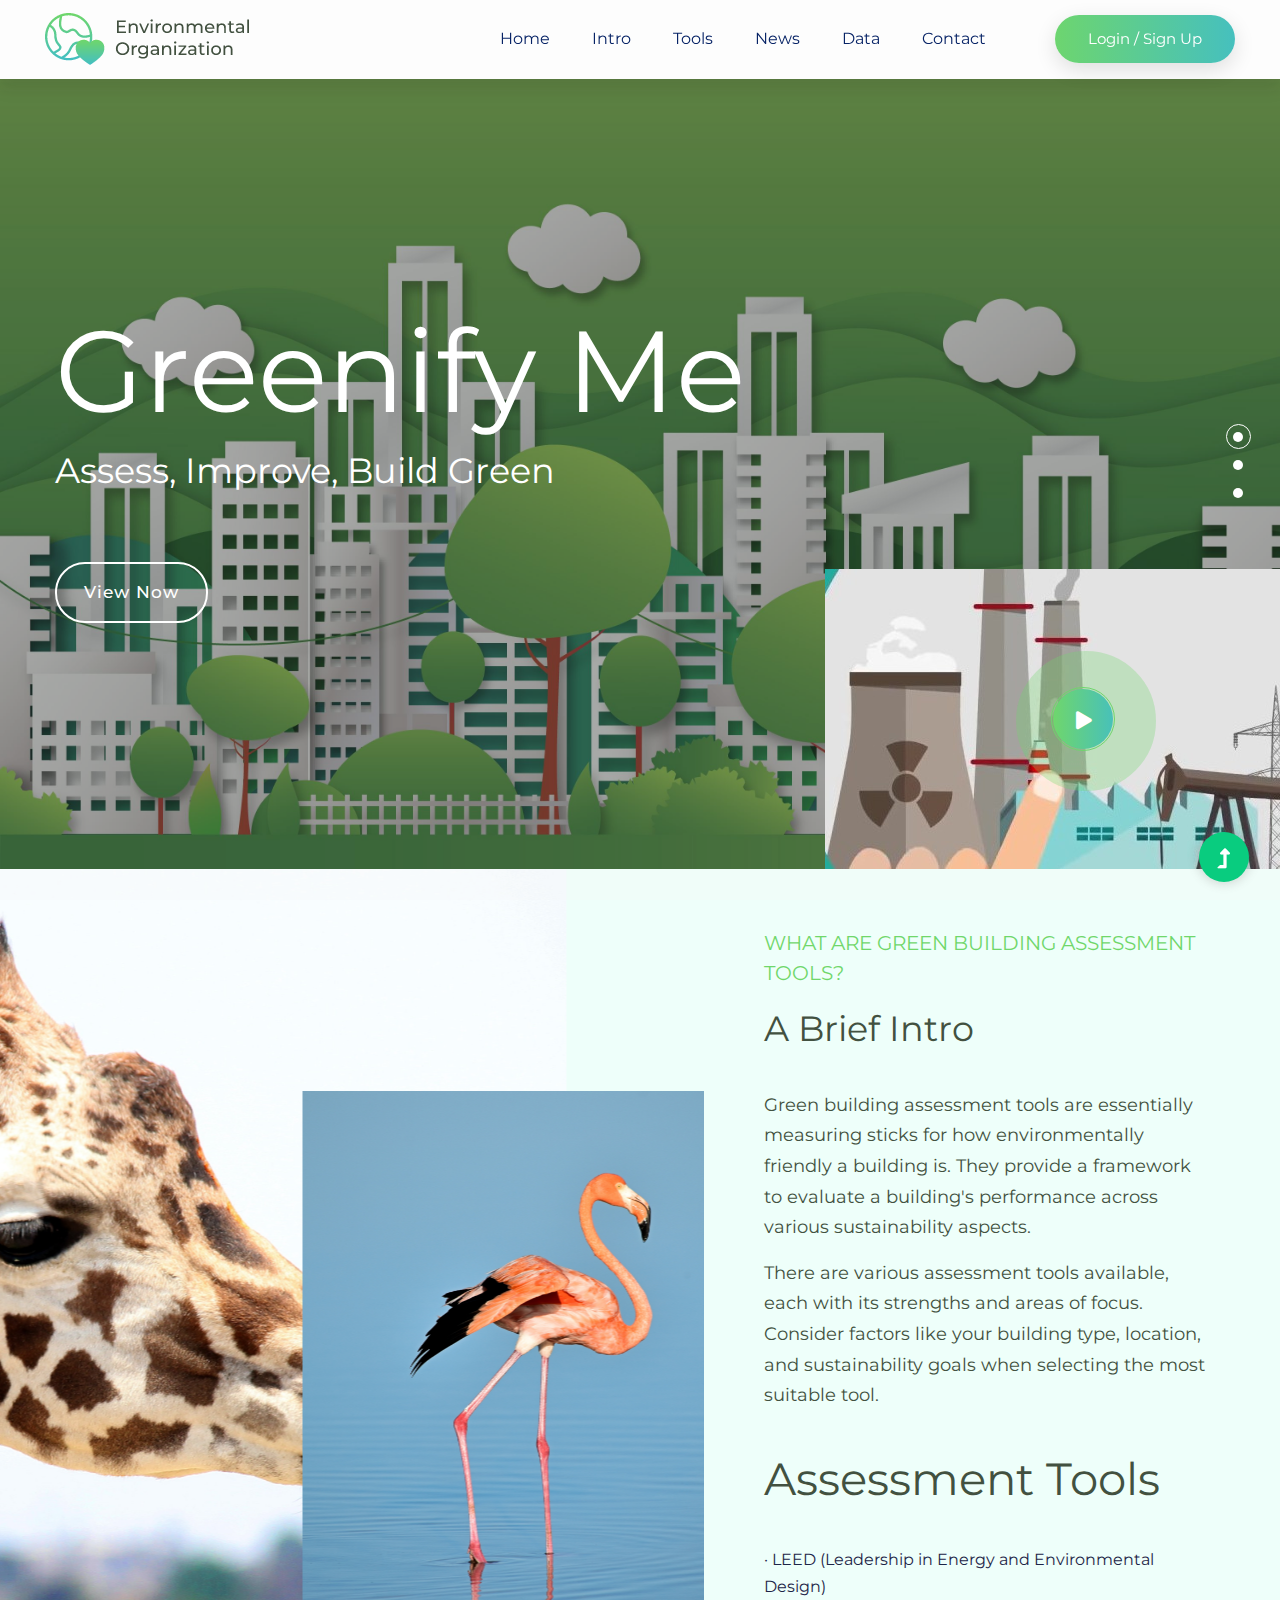
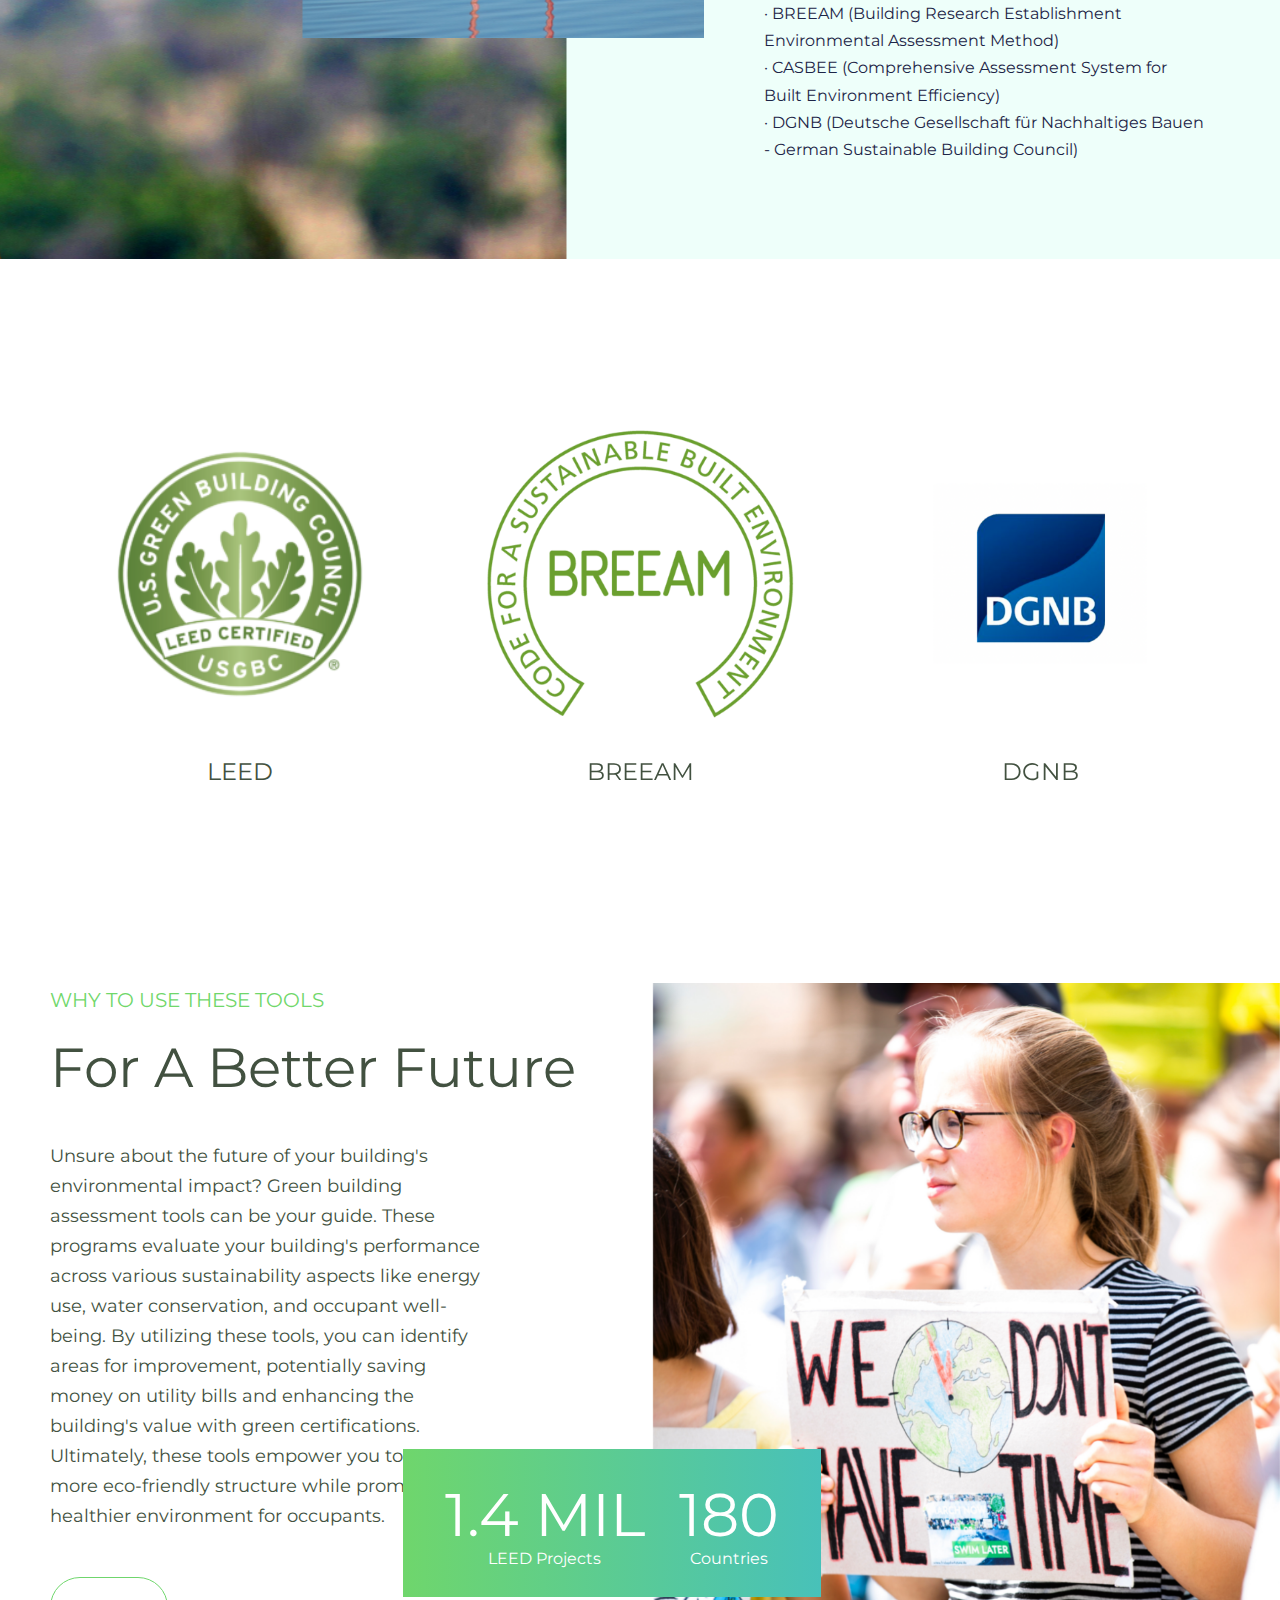
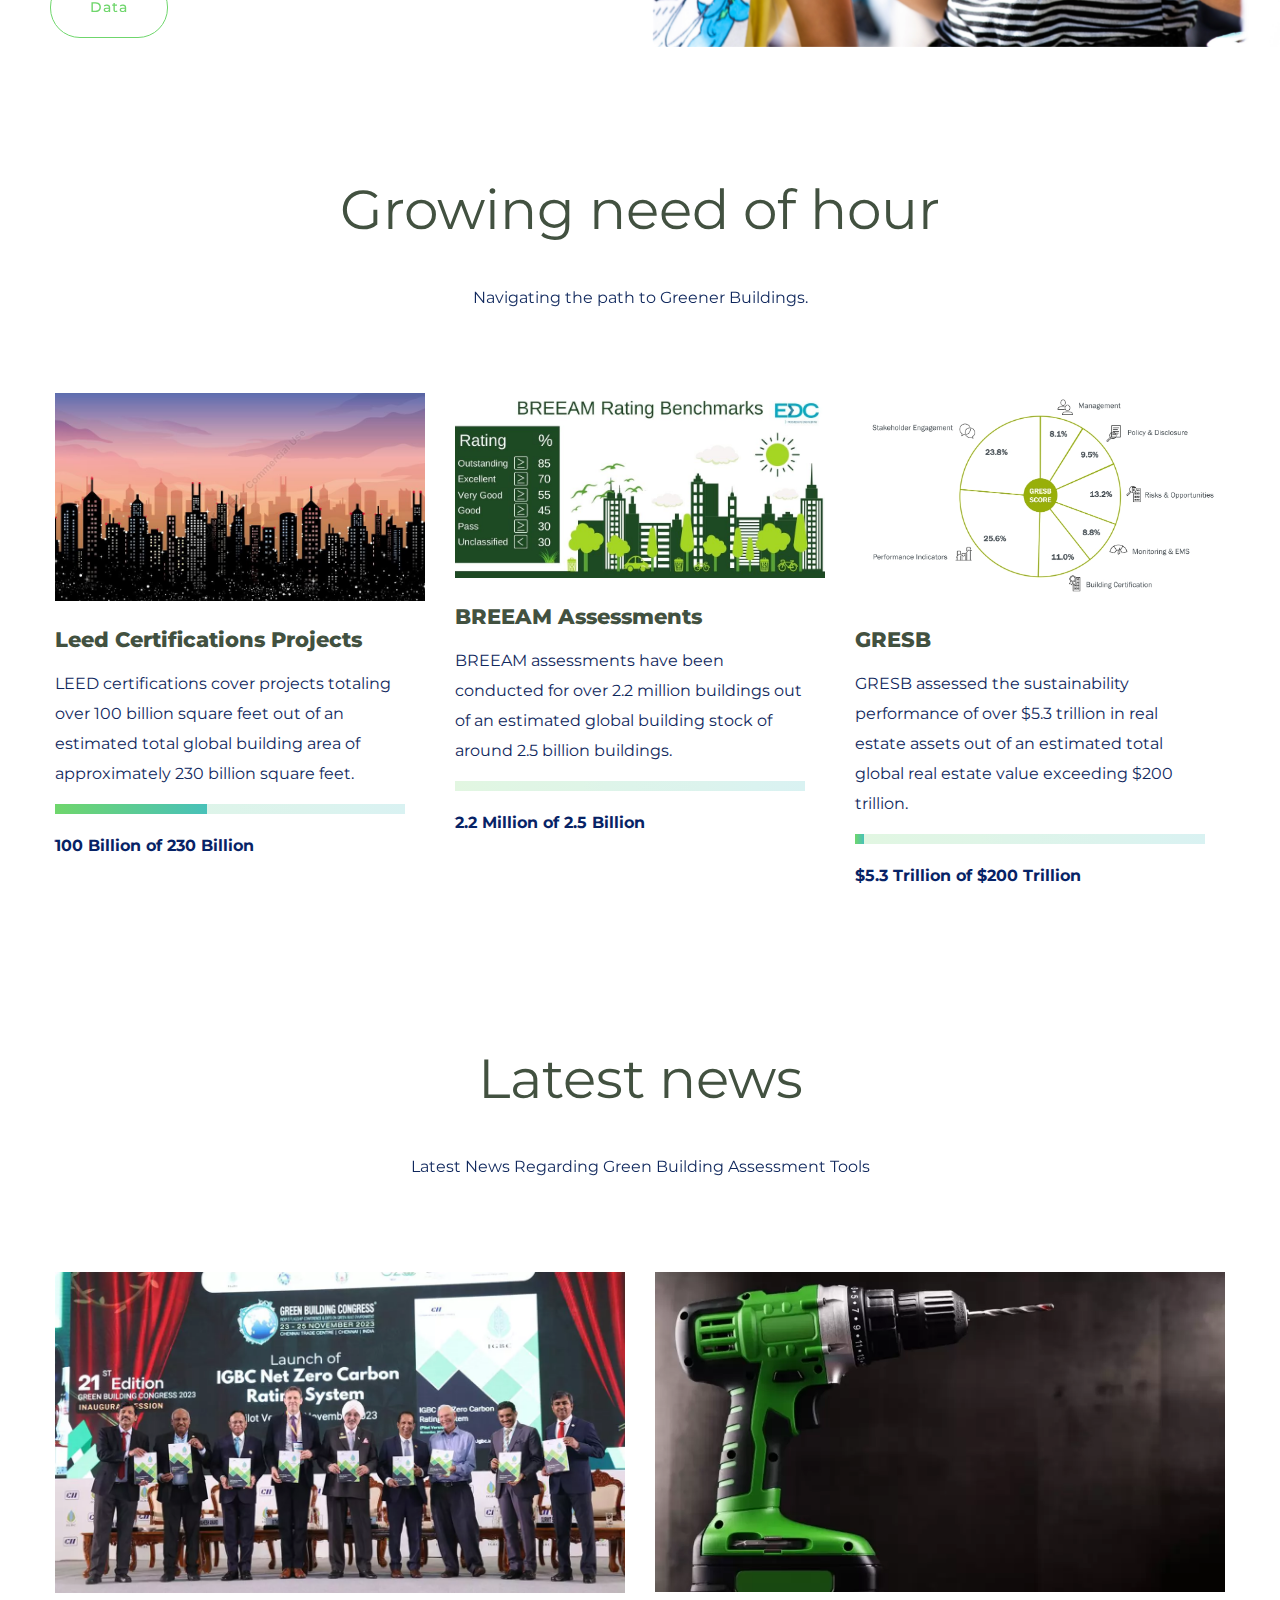
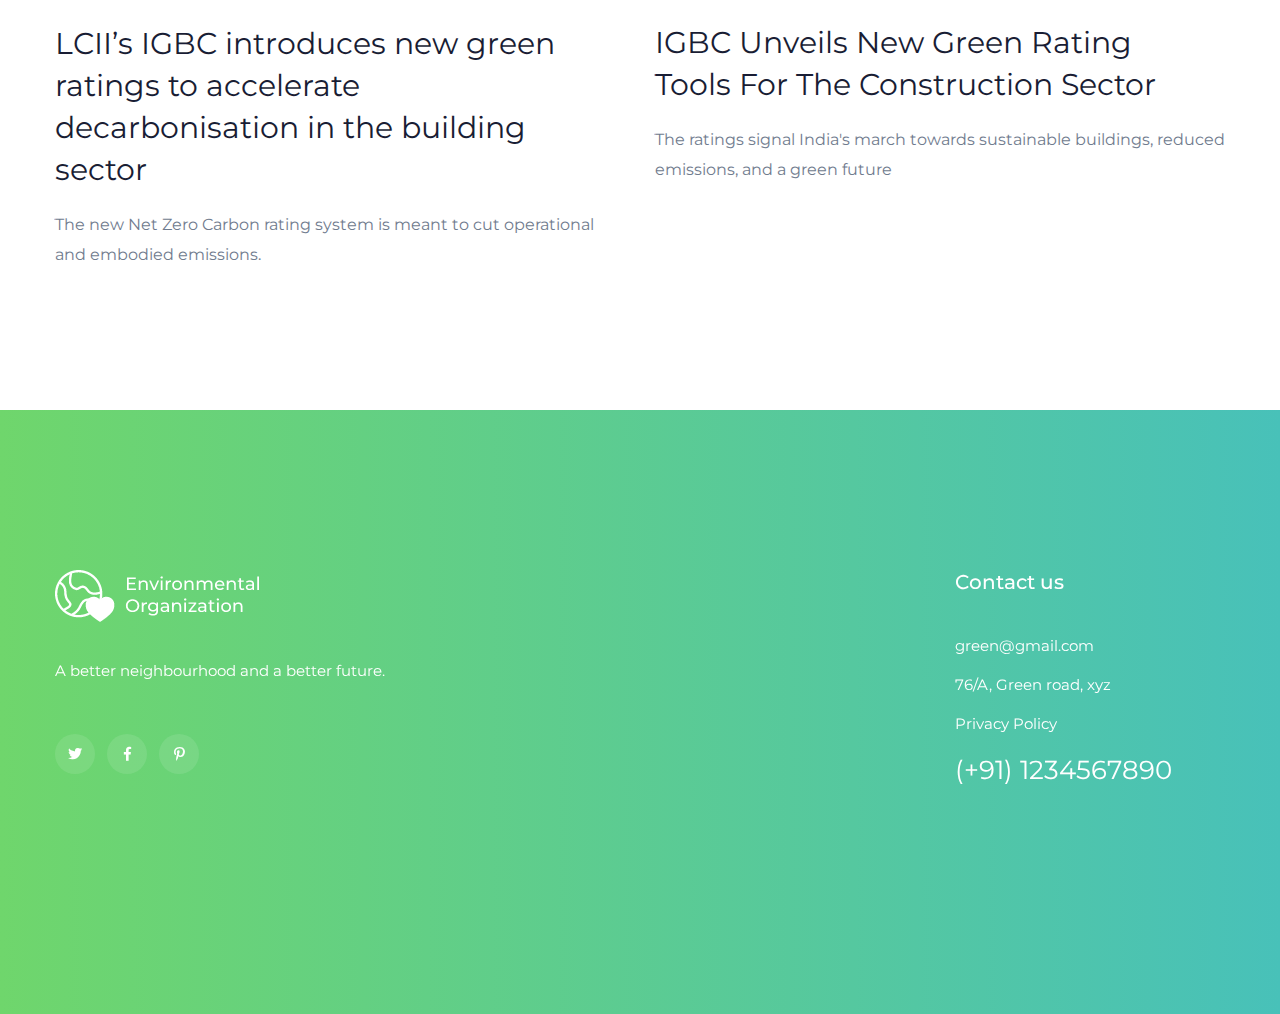
<file: index.html>
<!doctype html>
<html class="no-js" lang="zxx">
<head>
    <meta charset="utf-8">
    <meta http-equiv="x-ua-compatible" content="ie=edge">
    <title>Greenify Me</title>
    <meta name="description" content="">
    <meta name="viewport" content="width=device-width, initial-scale=1">
    <link rel="manifest" href="site.webmanifest">
    <link rel="shortcut icon" type="image/x-icon" href="assets/img/favicon.ico">

    <!-- CSS here -->
    <link rel="stylesheet" href="assets/css/bootstrap.min.css">
    <link rel="stylesheet" href="assets/css/owl.carousel.min.css">
    <link rel="stylesheet" href="assets/css/slicknav.css">
    <link rel="stylesheet" href="assets/css/flaticon.css">
    <link rel="stylesheet" href="assets/css/progressbar_barfiller.css">
    <link rel="stylesheet" href="assets/css/gijgo.css">
    <link rel="stylesheet" href="assets/css/animate.min.css">
    <link rel="stylesheet" href="assets/css/animated-headline.css">
    <link rel="stylesheet" href="assets/css/magnific-popup.css">
    <link rel="stylesheet" href="assets/css/fontawesome-all.min.css">
    <link rel="stylesheet" href="assets/css/themify-icons.css">
    <link rel="stylesheet" href="assets/css/slick.css">
    <link rel="stylesheet" href="assets/css/nice-select.css">
    <link rel="stylesheet" href="assets/css/style.css">
</head>

<body>
    <!-- ? Preloader Start -->
    <div id="preloader-active">
        <div class="preloader d-flex align-items-center justify-content-center">
            <div class="preloader-inner position-relative">
                <div class="preloader-circle"></div>
                <div class="preloader-img pere-text">
                    <img src="assets/img/logo/loder.png" alt="">
                </div>
            </div>
        </div>
    </div>
    <!-- Preloader Start -->
    <header>
        <!-- Header Start -->
        <div class="header-area">
            <div class="main-header ">
                <div class="header-bottom  header-sticky">
                    <div class="container-fluid">
                        <div class="row align-items-center">
                            <!-- Logo -->
                            <div class="col-xl-2 col-lg-2">
                                <div class="logo">
                                    <a href="index.html"><img src="assets/img/logo/logo.png" alt=""></a>
                                </div>
                            </div>
                            <div class="col-xl-10 col-lg-10">
                                <div class="menu-wrapper  d-flex align-items-center justify-content-end">
                                    <!-- Main-menu -->
                                    <div class="main-menu d-none d-lg-block">
                                        <nav>
                                            <ul id="navigation">                                                                                          
                                                <li><a href="">Home</a></li>
                                                <li><a href="#one">Intro</a></li>
                                                <li><a href="#two">Tools</a></li>
                                                <li><a href="#three">News</a></li>
                                                <li><a href="data.html">Data</a>
                                                   
                                                </li>
                                                <li><a href="contact.html">Contact</a></li>
                                            </ul>
                                        </nav>
                                    </div>
                                    <!-- Header-btn -->
                                    <div class="header-right-btn d-none d-lg-block ml-20">
                                        <a href="login/index.html" class="btn header-btn">Login / Sign Up</a>
                                    </div>
                                </div>
                            </div> 
                            <!-- Mobile Menu -->
                            <div class="col-12">
                                <div class="mobile_menu d-block d-lg-none"></div>
                            </div>
                        </div>
                    </div>
                </div>
            </div>
        </div>
        <!-- Header End -->
    </header>
    <main>
        
        <!-- slider Area Start-->
        <div class="slider-area position-relative">
            <div class="slider-active dot-style">
                <!-- Single Slider -->
                <div class="single-slider hero-overly slider-height slider-bg1 d-flex align-items-center">
                    <div class="container">
                        <div class="row">
                            <div class="col-xl-8 col-lg-8 col-md-8 col-sm-10">
                                <div class="hero__caption">
                                    <h1 data-animation="fadeInUp" data-delay=".2s">Greenify Me</h1>
                                    <P data-animation="fadeInUp" data-delay=".4s">Assess, Improve, Build Green </P>
                                    <!-- Hero-btn -->
                                    <div class="hero__btn">
                                        <a href="data.html" class="hero-btn mb-10"  data-animation="fadeInUp" data-delay=".8s">View Now</a>
                                    </div>
                                </div>
                            </div>
                        </div>
                    </div>
                </div>
                <!-- Single Slider -->
                <div class="single-slider hero-overly slider-height slider-bg1 d-flex align-items-center">
                    <div class="container">
                        <div class="row">
                            <div class="col-xl-8 col-lg-8 col-md-8 col-sm-10">
                                <div class="hero__caption">
                                    <h1 data-animation="fadeInUp" data-delay=".2s">Environment</h1>
                                    <P data-animation="fadeInUp" data-delay=".4s">Provide us a green and healthy life<br> we need to protect </P>
                                    <!-- Hero-btn -->
                                    <div class="hero__btn">
                                        <a href="data.html" class="hero-btn mb-10"  data-animation="fadeInUp" data-delay=".8s">View Now</a>
                                    </div>
                                </div>
                            </div>
                        </div>
                    </div>
                </div>
                <!-- Single Slider -->
                <div class="single-slider hero-overly slider-height slider-bg1 d-flex align-items-center">
                    <div class="container">
                        <div class="row">
                            <div class="col-xl-8 col-lg-8 col-md-8 col-sm-10">
                                <div class="hero__caption">
                                    <h1 data-animation="fadeInUp" data-delay=".2s">Environment</h1>
                                    <P data-animation="fadeInUp" data-delay=".4s">Provide us a green and healthy life<br> we need to protect </P>
                                    <!-- Hero-btn -->
                                    <div class="hero__btn">
                                        <a href="data.html" class="hero-btn mb-10"  data-animation="fadeInUp" data-delay=".8s">View Now</a>
                                    </div>
                                </div>
                            </div>
                        </div>
                    </div>
                </div>
            </div>

            <!--? video_start -->
            <div class="video-area d-flex align-items-center justify-content-center">
                <div class="video-wrap position-relative">
                    <div class="video-icon" >
                        <a class="popup-video btn-icon" href="assets/img/gallery/What is Green Building_ _ LEED Green Associate Exam Prep.mp4"><i class="fas fa-play"></i></a>
                    </div>
                </div>
            </div>
            <!-- video_end -->

        </div>
        <!-- slider Area End-->
        <!--? Visit Our Tailor Start -->
        <div id = "one" class="visit-tailor-area fix">
            <!--Right Contents  -->
            <div class="tailor-offers"></div>
            <!-- left Contents -->
            <div class="tailor-details">
                <span>What are Green Building Assessment Tools?</span>
                <h2>A Brief Intro</h2>
                <p>Green building assessment tools are essentially measuring sticks for how environmentally friendly a building is.  They provide a framework to evaluate a building's performance across various sustainability aspects.</p>
                <p class="pera-bottom">There are various assessment tools available, each with its strengths and areas of focus.  Consider factors like your building type, location, and sustainability goals when selecting the most suitable tool.</p>
                <div class="footer-tittles">
                    
                    <h2>Assessment Tools</h2>
                    <p>· LEED (Leadership in Energy and Environmental Design) <br>· BREEAM (Building Research Establishment Environmental Assessment Method)
                    <br>· CASBEE (Comprehensive Assessment System for Built Environment Efficiency) <br>· DGNB (Deutsche Gesellschaft für Nachhaltiges Bauen - German Sustainable Building Council)</p>
                </div>
            </div>
        </div>
        <!-- Visit Our Tailor End -->
        <!--? Services Area Start -->
        <div id = "two" class="service-area section-padding30">
            <div class="container">
                <div class="row">
                    <div class="col-lg-4 col-md-6 col-sm-11">
                        <div class="single-cat text-center mb-30">
                            <div class="cat-icon">
                                <img src="assets/img/gallery/leed.png" alt="">
                            </div>
                            <div class="cat-cap">
                                <h5><a href="https://www.usgbc.org/leed#:~:text=LEED%2Dcertified%20green%20buildings%20are,used%20green%20building%20rating%20system.">LEED </a></h5>
                            </div>
                        </div>
                    </div>
                    <div class="col-lg-4 col-md-6 col-sm-11">
                        <div class="single-cat text-center mb-30">
                            <div class="cat-icon">
                                <img src="assets/img/gallery/breeam.jpg" alt="">
                            </div>
                            <div class="cat-cap">
                                <h5><a href="https://bregroup.com/products/breeam">BREEAM</a></h5>
                            </div>
                        </div>
                    </div>
                    <div class="col-lg-4 col-md-6 col-sm-11">
                        <div class="single-cat text-center mb-30">
                            <div class="cat-icon">
                                <img src="assets/img/gallery/dgnb.png" alt="">
                            </div>
                            <div class="cat-cap">
                                <h5><a href="https://www.dgnb.de/en">DGNB</a></h5>
                            </div>
                        </div>
                    </div>
                </div>
            </div>
        </div>
        <!-- Services Area End -->
        <!--? About Area Start -->
        <section class="support-company-area fix pt-10">
            <div class="support-wrapper align-items-center">
                <div class="left-content">
                    <!-- section tittle -->
                    <div class="section-tittle section-tittle2 mb-30">
                        <span>Why To Use These Tools</span>
                        <h2>For A Better Future</h2>
                    </div>
                    <div class="support-caption">
                        <p class="pera-top">Unsure about the future of your building's environmental impact? Green building assessment tools can be your guide. These programs evaluate your building's performance across various sustainability aspects like energy use, water conservation, and occupant well-being. By utilizing these tools, you can identify areas for improvement, potentially saving money on utility bills and enhancing the building's value with green certifications. Ultimately, these tools empower you to create a more eco-friendly structure while promoting a healthier environment for occupants.</p>
                        <a href="data.html" class="border-btn">Data</a>
                    </div>
                </div>
                <div class="right-content">
                    <!-- img -->
                    <div class="right-img">
                        <img src="assets/img/gallery/safe_in.png" alt="">
                    </div>
                    <div class="support-img-cap text-center d-flex">
                        <div class="single-one">
                            <span>1.4 Mil</span>
                            <p>LEED Projects</p>
                        </div>
                        <div class="single-two">
                            <span>180</span>
                            <p>Countries</p>
                        </div>
                    </div>
                </div>
            </div>
        </section>
        <!-- About Area End -->
        <!--? Our Cases Start -->
        <div class="our-cases-area section-padding30">
            <div class="container">
                <div class="row justify-content-center">
                    <div class="col-xl-10 col-lg-10 ">
                        <!-- Section Tittle -->
                        <div class="section-tittle text-center mb-80">
                            <h2>Growing need of hour</h2>
                            <p class="pl-20 pr-20">Navigating the path to Greener Buildings.</p>
                        </div>
                    </div>
                </div>
                <div class="row">
                    <div class="col-lg-4 col-md-6 col-sm-6">
                        <div class="single-cases mb-40">
                            <div class="cases-img">
                                <img src="assets/img/gallery/leedbuilding.jpg" alt="">
                            </div>
                            <div class="cases-caption">
                                <h3><a href="#">Leed Certifications Projects</a></h3>
                                <p>LEED certifications cover projects totaling over 100 billion square feet out of an estimated total global building area of approximately 230 billion square feet.</p>
                                <!-- Progress Bar -->
                                <div class="single-skill mb-15">
                                    <div class="bar-progress">
                                        <div id="bar1" class="barfiller">
                                            <div class="tipWrap">
                                                <span class="tip"></span>
                                            </div>
                                            <span class="fill" data-percentage="43.48"></span>
                                        </div>
                                    </div>
                                </div>
                                <!-- / progress -->
                                <div class="prices">
                                    <p><span>100 Billion of 230 Billion</span></p>
                                </div>
                            </div>
                        </div>
                    </div>
                    <div class="col-lg-4 col-md-6 col-sm-6">
                        <div class="single-cases mb-40">
                            <div class="cases-img">
                                <img src="assets/img/gallery/breeamassessment.jpg" alt="">
                            </div>
                            <div class="cases-caption">
                                <h3><a href="#">BREEAM Assessments</a></h3>
                                <p>BREEAM assessments have been conducted for over 2.2 million buildings out of an estimated global building stock of around 2.5 billion buildings.</p>
                                <!-- Progress Bar -->
                                <div class="single-skill mb-15">
                                    <div class="bar-progress">
                                        <div id="bar2" class="barfiller">
                                            <div class="tipWrap">
                                                <span class="tip"></span>
                                            </div>
                                            <span class="fill" data-percentage="0.088"></span>
                                        </div>
                                    </div>
                                </div>
                                <div class="prices">
                                    <p><span>2.2 Million of 2.5 Billion</span></p>
                                </div>
                            </div>
                        </div>
                    </div>
                    <div class="col-lg-4 col-md-6 col-sm-6">
                        <div class="single-cases">
                            <div class="cases-img">
                                <img src="assets/img/gallery/gresb.jpg" alt="">
                            </div>
                            <div class="cases-caption">
                                <h3><a href="#">GRESB</a></h3>
                                <p>GRESB assessed the sustainability performance of over $5.3 trillion in real estate assets out of an estimated total global real estate value exceeding $200 trillion.</p>
                                <!-- Progress Bar -->
                                <div class="single-skill mb-15">
                                    <div class="bar-progress">
                                        <div id="bar3" class="barfiller">
                                            <div class="tipWrap">
                                                <span class="tip"></span>
                                            </div>
                                            <span class="fill" data-percentage="2.65"></span>
                                        </div>
                                    </div>
                                </div>
                                <div class="prices">
                                    <p><span>$5.3 Trillion of $200 Trillion</span></p>
                                </div>
                            </div>
                        </div>
                    </div>
                </div>
            </div>
        </div>
        <!-- Our Cases End -->
        <!--? Blog Area Start -->
        <section class="home-blog-area pb-padding">
            <div class="container">
                <!-- Section Tittle -->
                <div class="row justify-content-center">
                    <div class="col-xl-8 col-lg-9 col-md-11">
                        <div id = "three" class="section-tittle text-center mb-90">
                            <h2>Latest news</h2>
                            <p>Latest News Regarding Green Building Assessment Tools</p>
                        </div>
                    </div>
                </div>
                <div class="row">
                    <div class="col-xl-6 col-lg-6 col-md-6">
                        <div class="home-blog-single mb-30">
                            <div class="blog-img-cap">
                                <div class="blog-img">
                                    <img src="assets/img/gallery/news1.webp" alt="">
                                </div>
                                <div class="blog-cap">
                                    <h3><a href="https://www.thehindubusinessline.com/economy/ciis-igbc-introduces-new-green-ratings-to-accelerate-decarbonisation-in-the-building-sector/article67565949.ece">LCII’s IGBC introduces new green ratings to accelerate decarbonisation in the building sector</a></h3>
                                    <p>The new Net Zero Carbon rating system is meant to cut operational and embodied emissions.</p>
                                </div>
                            </div>
                        </div>
                    </div>
                    <div class="col-xl-6 col-lg-6 col-md-6">
                        <div class="home-blog-single mb-30">
                            <div class="blog-img-cap">
                                <div class="blog-img">
                                    <img src="assets/img/gallery/news2.webp" alt="">
                                </div>
                                <div class="blog-cap">
                                    <h3><a href="https://planet.outlookindia.com/news/igbc-unveils-new-green-rating-tools-for-the-construction-sector-news-416394">IGBC Unveils New Green Rating Tools For The Construction Sector</a></h3>
                                    <p>The ratings signal India's march towards sustainable buildings, reduced emissions, and a green future</p>
                                </div>
                            </div>
                        </div>
                    </div>
                </div>
            </div>
        </section>
        <!-- Blog Area End -->

    </main>
    <footer>
        <div class="footer-wrapper">
           <!-- Footer Start-->
           <div class="footer-area footer-padding">
               <div class="container ">
                   <div class="row justify-content-between">
                       <div class="col-xl-4 col-lg-3 col-md-8 col-sm-8">
                           <div class="single-footer-caption mb-50">
                               <div class="single-footer-caption mb-30">
                                   <!-- logo -->
                                   <div class="footer-logo mb-35">
                                       <a href="index.html"><img src="assets/img/logo/logo2_footer.png" alt=""></a>
                                   </div>
                                   <div class="footer-tittle">
                                       <div class="footer-pera">
                                           <p>A better neighbourhood and a better future.</p>
                                       </div>
                                   </div>
                                   <!-- social -->
                                   <div class="footer-social">
                                       <a href="#"><i class="fab fa-twitter"></i></a>
                                       <a href="https://bit.ly/sai4ull"><i class="fab fa-facebook-f"></i></a>
                                       <a href="#"><i class="fab fa-pinterest-p"></i></a>
                                   </div>
                               </div>
                           </div>
                       </div>
                       <div class="col-xl-2 col-lg-3 col-md-4 col-sm-4">
                           <div class="single-footer-caption mb-50">
                               <div class="footer-tittle">
                                   <!-- <h4>Our solutions</h4>
                                   <ul>
                                       <li><a href="#">Design & creatives</a></li>
                                       <li><a href="#">Telecommunication</a></li>
                                       <li><a href="#">Restaurant</a></li>
                                       <li><a href="#">Programing</a></li>
                                       <li><a href="#">Architecture</a></li>
                                   </ul> -->
                               </div>
                           </div>
                       </div>
                       <div class="col-xl-2 col-lg-2 col-md-4 col-sm-4">
                           <div class="single-footer-caption mb-50">
                               <div class="footer-tittle">
                                   <!-- <h4>Company</h4>
                                   <ul>
                                       <li><a href="#">About</a></li>
                                       <li><a href="#">Review</a></li>
                                       <li><a href="#">Insights</a></li>
                                       <li><a href="#">Carrier</a></li>
                                   </ul> -->
                               </div>
                           </div>
                       </div>
                       <div class="col-xl-3 col-lg-4 col-md-6 col-sm-4">
                           <div class="single-footer-caption mb-50">
                               <div class="footer-tittle">
                                   <h4>Contact us</h4>
                                   <ul>
                                       <li><a href="#">green@gmail.com</a></li>
                                       <li><a href="#">76/A, Green road, xyz</a></li>
                                       <li><a href="#">Privacy Policy</a></li>
                                       <li class="number"><a href="#">(+91) 1234567890</a></li>
                                   </ul>
                               </div>
                           </div>
                       </div>
                   </div>
               </div>
           </div>
           <!-- footer-bottom area -->
           <div class="footer-bottom-area">
               <div class="container">
                   <div class="footer-border">
                       <div class="row d-flex align-items-center">
                           <div class="col-xl-12 ">
                               <div class="footer-copy-right text-center">
                                   
                                  </div>
                              </div>
                          </div>
                      </div>
                  </div>
              </div>
              <!-- Footer End-->
          </div>
      </footer>
      <!-- Scroll Up -->
      <div id="back-top" >
        <a title="Go to Top" href="#"> <i class="fas fa-level-up-alt"></i></a>
    </div>

    <!-- JS here -->

    <script src="./assets/js/vendor/modernizr-3.5.0.min.js"></script>
    <!-- Jquery, Popper, Bootstrap -->
    <script src="./assets/js/vendor/jquery-1.12.4.min.js"></script>
    <script src="./assets/js/popper.min.js"></script>
    <script src="./assets/js/bootstrap.min.js"></script>
    <!-- Jquery Mobile Menu -->
    <script src="./assets/js/jquery.slicknav.min.js"></script>

    <!-- Jquery Slick , Owl-Carousel Plugins -->
    <script src="./assets/js/owl.carousel.min.js"></script>
    <script src="./assets/js/slick.min.js"></script>
    <!-- One Page, Animated-HeadLin -->
    <script src="./assets/js/wow.min.js"></script>
    <script src="./assets/js/animated.headline.js"></script>
    <script src="./assets/js/jquery.magnific-popup.js"></script>

    <!-- Date Picker -->
    <script src="./assets/js/gijgo.min.js"></script>
    <!-- Nice-select, sticky -->
    <script src="./assets/js/jquery.nice-select.min.js"></script>
    <script src="./assets/js/jquery.sticky.js"></script>
    <!-- Progress -->
    <script src="./assets/js/jquery.barfiller.js"></script>
    
    <!-- counter , waypoint,Hover Direction -->
    <script src="./assets/js/jquery.counterup.min.js"></script>
    <script src="./assets/js/waypoints.min.js"></script>
    <script src="./assets/js/jquery.countdown.min.js"></script>
    <script src="./assets/js/hover-direction-snake.min.js"></script>

    <!-- contact js -->
    <script src="./assets/js/contact.js"></script>
    <script src="./assets/js/jquery.form.js"></script>
    <script src="./assets/js/jquery.validate.min.js"></script>
    <script src="./assets/js/mail-script.js"></script>
    <script src="./assets/js/jquery.ajaxchimp.min.js"></script>
    
    <!-- Jquery Plugins, main Jquery -->	
    <script src="./assets/js/plugins.js"></script>
    <script src="./assets/js/main.js"></script>
    
</body>
</html>
</file>
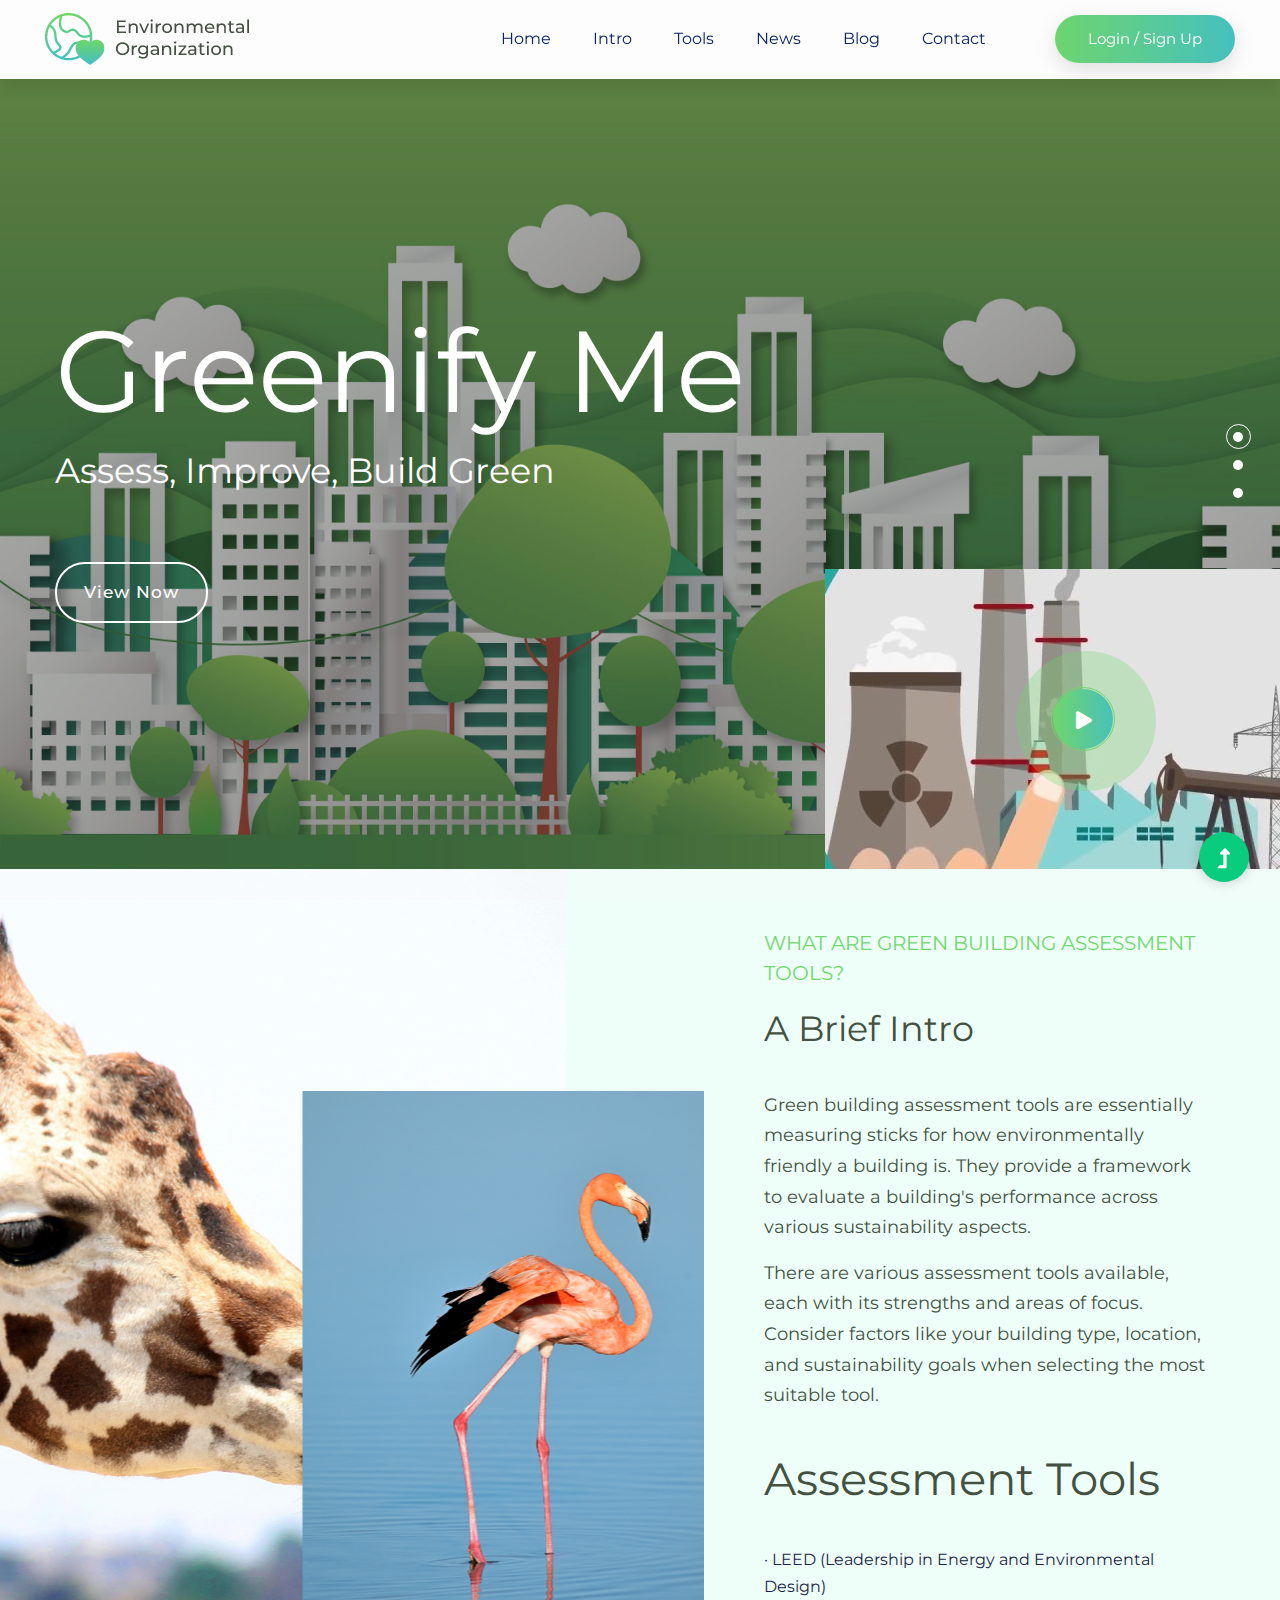
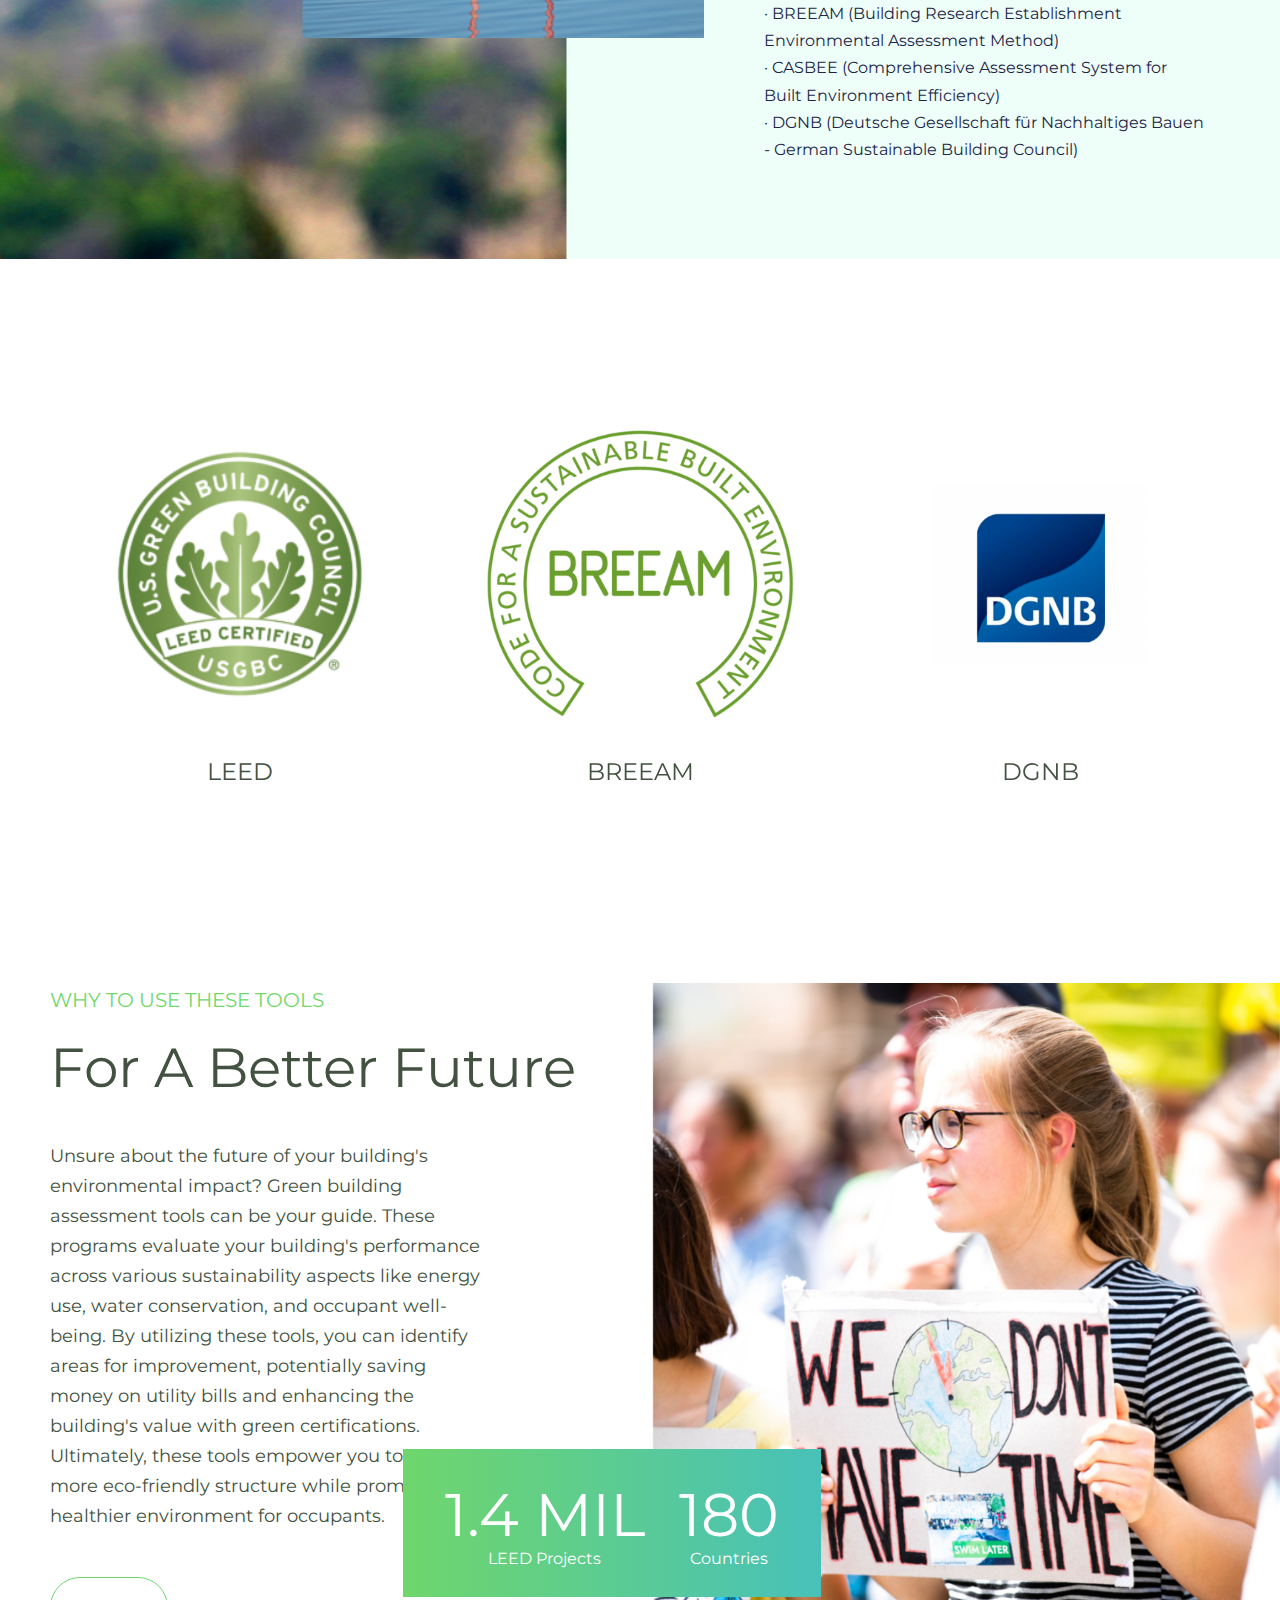
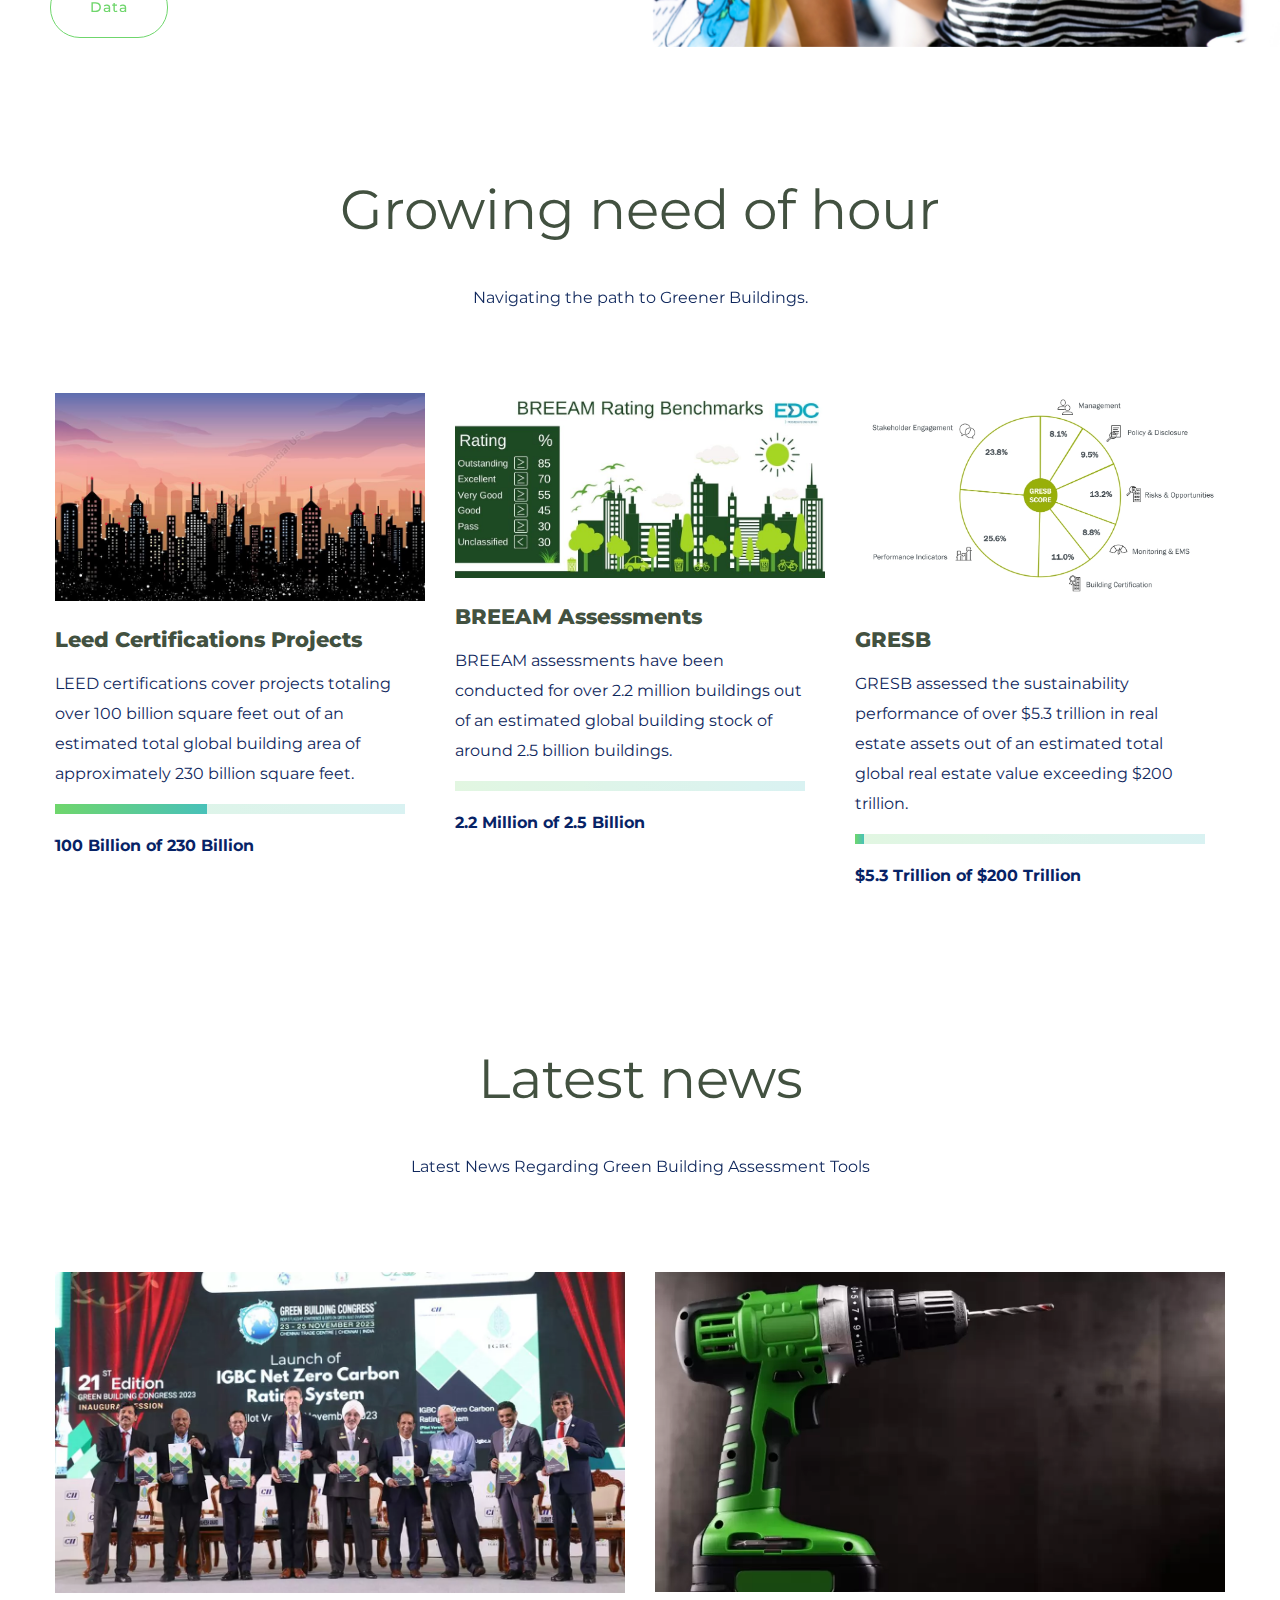
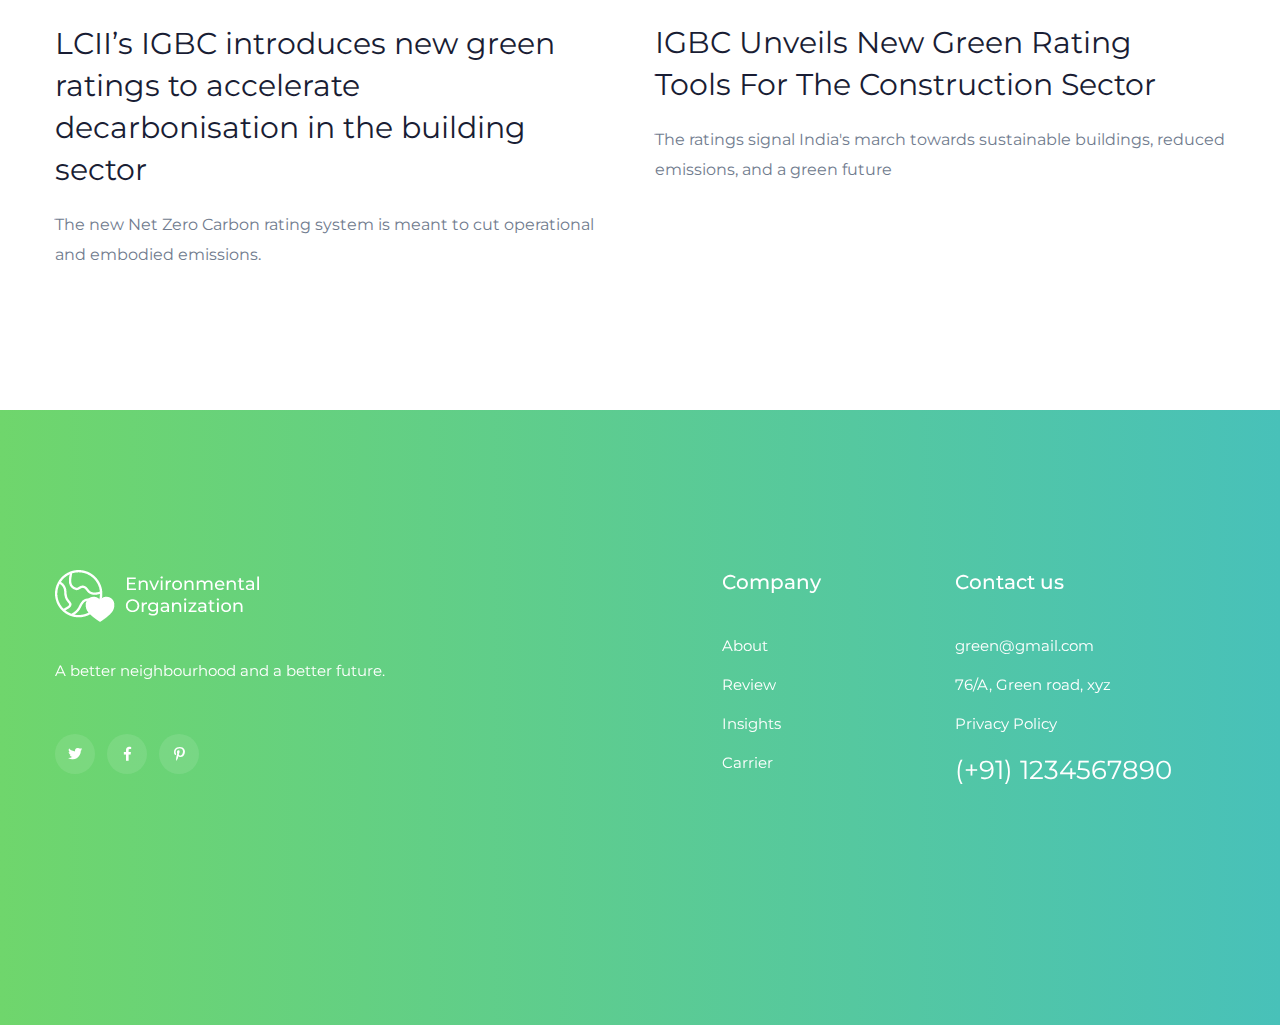
<file: environmentalorganization-main/index.html>
<!doctype html>
<html class="no-js" lang="zxx">
<head>
    <meta charset="utf-8">
    <meta http-equiv="x-ua-compatible" content="ie=edge">
    <title>Greenify Me</title>
    <meta name="description" content="">
    <meta name="viewport" content="width=device-width, initial-scale=1">
    <link rel="manifest" href="site.webmanifest">
    <link rel="shortcut icon" type="image/x-icon" href="assets/img/favicon.ico">

    <!-- CSS here -->
    <link rel="stylesheet" href="assets/css/bootstrap.min.css">
    <link rel="stylesheet" href="assets/css/owl.carousel.min.css">
    <link rel="stylesheet" href="assets/css/slicknav.css">
    <link rel="stylesheet" href="assets/css/flaticon.css">
    <link rel="stylesheet" href="assets/css/progressbar_barfiller.css">
    <link rel="stylesheet" href="assets/css/gijgo.css">
    <link rel="stylesheet" href="assets/css/animate.min.css">
    <link rel="stylesheet" href="assets/css/animated-headline.css">
    <link rel="stylesheet" href="assets/css/magnific-popup.css">
    <link rel="stylesheet" href="assets/css/fontawesome-all.min.css">
    <link rel="stylesheet" href="assets/css/themify-icons.css">
    <link rel="stylesheet" href="assets/css/slick.css">
    <link rel="stylesheet" href="assets/css/nice-select.css">
    <link rel="stylesheet" href="assets/css/style.css">
</head>

<body>
    <!-- ? Preloader Start -->
    <div id="preloader-active">
        <div class="preloader d-flex align-items-center justify-content-center">
            <div class="preloader-inner position-relative">
                <div class="preloader-circle"></div>
                <div class="preloader-img pere-text">
                    <img src="assets/img/logo/loder.png" alt="">
                </div>
            </div>
        </div>
    </div>
    <!-- Preloader Start -->
    <header>
        <!-- Header Start -->
        <div class="header-area">
            <div class="main-header ">
                <div class="header-bottom  header-sticky">
                    <div class="container-fluid">
                        <div class="row align-items-center">
                            <!-- Logo -->
                            <div class="col-xl-2 col-lg-2">
                                <div class="logo">
                                    <a href="index.html"><img src="assets/img/logo/logo.png" alt=""></a>
                                </div>
                            </div>
                            <div class="col-xl-10 col-lg-10">
                                <div class="menu-wrapper  d-flex align-items-center justify-content-end">
                                    <!-- Main-menu -->
                                    <div class="main-menu d-none d-lg-block">
                                        <nav>
                                            <ul id="navigation">                                                                                          
                                                <li><a href="">Home</a></li>
                                                <li><a href="">Intro</a></li>
                                                <li><a href="">Tools</a></li>
                                                <li><a href="">News</a></li>
                                                <li><a href="">Blog</a>
                                                    <ul class="submenu">
                                                        <li><a href="">Blog</a></li>
                                                        <li><a href="">Blog Details</a></li>
                                                        <li><a href="">Element</a></li>
                                                    </ul>
                                                </li>
                                                <li><a href="contact.html">Contact</a></li>
                                            </ul>
                                        </nav>
                                    </div>
                                    <!-- Header-btn -->
                                    <div class="header-right-btn d-none d-lg-block ml-20">
                                        <a href="login/index.html" class="btn header-btn">Login / Sign Up</a>
                                    </div>
                                </div>
                            </div> 
                            <!-- Mobile Menu -->
                            <div class="col-12">
                                <div class="mobile_menu d-block d-lg-none"></div>
                            </div>
                        </div>
                    </div>
                </div>
            </div>
        </div>
        <!-- Header End -->
    </header>
    <main>
        
        <!-- slider Area Start-->
        <div class="slider-area position-relative">
            <div class="slider-active dot-style">
                <!-- Single Slider -->
                <div class="single-slider hero-overly slider-height slider-bg1 d-flex align-items-center">
                    <div class="container">
                        <div class="row">
                            <div class="col-xl-8 col-lg-8 col-md-8 col-sm-10">
                                <div class="hero__caption">
                                    <h1 data-animation="fadeInUp" data-delay=".2s">Greenify Me</h1>
                                    <P data-animation="fadeInUp" data-delay=".4s">Assess, Improve, Build Green </P>
                                    <!-- Hero-btn -->
                                    <div class="hero__btn">
                                        <a href="industries.html" class="hero-btn mb-10"  data-animation="fadeInUp" data-delay=".8s">View Now</a>
                                    </div>
                                </div>
                            </div>
                        </div>
                    </div>
                </div>
                <!-- Single Slider -->
                <div class="single-slider hero-overly slider-height slider-bg1 d-flex align-items-center">
                    <div class="container">
                        <div class="row">
                            <div class="col-xl-8 col-lg-8 col-md-8 col-sm-10">
                                <div class="hero__caption">
                                    <h1 data-animation="fadeInUp" data-delay=".2s">Environment</h1>
                                    <P data-animation="fadeInUp" data-delay=".4s">Provide us a green and healthy life<br> we need to protect </P>
                                    <!-- Hero-btn -->
                                    <div class="hero__btn">
                                        <a href="industries.html" class="hero-btn mb-10"  data-animation="fadeInUp" data-delay=".8s">Join Us Now</a>
                                    </div>
                                </div>
                            </div>
                        </div>
                    </div>
                </div>
                <!-- Single Slider -->
                <div class="single-slider hero-overly slider-height slider-bg1 d-flex align-items-center">
                    <div class="container">
                        <div class="row">
                            <div class="col-xl-8 col-lg-8 col-md-8 col-sm-10">
                                <div class="hero__caption">
                                    <h1 data-animation="fadeInUp" data-delay=".2s">Environment</h1>
                                    <P data-animation="fadeInUp" data-delay=".4s">Provide us a green and healthy life<br> we need to protect </P>
                                    <!-- Hero-btn -->
                                    <div class="hero__btn">
                                        <a href="industries.html" class="hero-btn mb-10"  data-animation="fadeInUp" data-delay=".8s">Join Us Now</a>
                                    </div>
                                </div>
                            </div>
                        </div>
                    </div>
                </div>
            </div>

            <!--? video_start -->
            <div class="video-area d-flex align-items-center justify-content-center">
                <div class="video-wrap position-relative">
                    <div class="video-icon" >
                        <a class="popup-video btn-icon" href="assets/img/gallery/What is Green Building_ _ LEED Green Associate Exam Prep.mp4"><i class="fas fa-play"></i></a>
                    </div>
                </div>
            </div>
            <!-- video_end -->

        </div>
        <!-- slider Area End-->
        <!--? Visit Our Tailor Start -->
        <div class="visit-tailor-area fix">
            <!--Right Contents  -->
            <div class="tailor-offers"></div>
            <!-- left Contents -->
            <div class="tailor-details">
                <span>What are Green Building Assessment Tools?</span>
                <h2>A Brief Intro</h2>
                <p>Green building assessment tools are essentially measuring sticks for how environmentally friendly a building is.  They provide a framework to evaluate a building's performance across various sustainability aspects.</p>
                <p class="pera-bottom">There are various assessment tools available, each with its strengths and areas of focus.  Consider factors like your building type, location, and sustainability goals when selecting the most suitable tool.</p>
                <div class="footer-tittles">
                    
                    <h2>Assessment Tools</h2>
                    <p>· LEED (Leadership in Energy and Environmental Design) <br>· BREEAM (Building Research Establishment Environmental Assessment Method)
                    <br>· CASBEE (Comprehensive Assessment System for Built Environment Efficiency) <br>· DGNB (Deutsche Gesellschaft für Nachhaltiges Bauen - German Sustainable Building Council)</p>
                </div>
            </div>
        </div>
        <!-- Visit Our Tailor End -->
        <!--? Services Area Start -->
        <div class="service-area section-padding30">
            <div class="container">
                <div class="row">
                    <div class="col-lg-4 col-md-6 col-sm-11">
                        <div class="single-cat text-center mb-30">
                            <div class="cat-icon">
                                <img src="assets/img/gallery/leed.png" alt="">
                            </div>
                            <div class="cat-cap">
                                <h5><a href="https://www.usgbc.org/leed#:~:text=LEED%2Dcertified%20green%20buildings%20are,used%20green%20building%20rating%20system.">LEED </a></h5>
                            </div>
                        </div>
                    </div>
                    <div class="col-lg-4 col-md-6 col-sm-11">
                        <div class="single-cat text-center mb-30">
                            <div class="cat-icon">
                                <img src="assets/img/gallery/breeam.jpg" alt="">
                            </div>
                            <div class="cat-cap">
                                <h5><a href="https://bregroup.com/products/breeam">BREEAM</a></h5>
                            </div>
                        </div>
                    </div>
                    <div class="col-lg-4 col-md-6 col-sm-11">
                        <div class="single-cat text-center mb-30">
                            <div class="cat-icon">
                                <img src="assets/img/gallery/dgnb.png" alt="">
                            </div>
                            <div class="cat-cap">
                                <h5><a href="https://www.dgnb.de/en">DGNB</a></h5>
                            </div>
                        </div>
                    </div>
                </div>
            </div>
        </div>
        <!-- Services Area End -->
        <!--? About Area Start -->
        <section class="support-company-area fix pt-10">
            <div class="support-wrapper align-items-center">
                <div class="left-content">
                    <!-- section tittle -->
                    <div class="section-tittle section-tittle2 mb-30">
                        <span>Why To Use These Tools</span>
                        <h2>For A Better Future</h2>
                    </div>
                    <div class="support-caption">
                        <p class="pera-top">Unsure about the future of your building's environmental impact? Green building assessment tools can be your guide. These programs evaluate your building's performance across various sustainability aspects like energy use, water conservation, and occupant well-being. By utilizing these tools, you can identify areas for improvement, potentially saving money on utility bills and enhancing the building's value with green certifications. Ultimately, these tools empower you to create a more eco-friendly structure while promoting a healthier environment for occupants.</p>
                        <a href="#" class="border-btn">Data</a>
                    </div>
                </div>
                <div class="right-content">
                    <!-- img -->
                    <div class="right-img">
                        <img src="assets/img/gallery/safe_in.png" alt="">
                    </div>
                    <div class="support-img-cap text-center d-flex">
                        <div class="single-one">
                            <span>1.4 Mil</span>
                            <p>LEED Projects</p>
                        </div>
                        <div class="single-two">
                            <span>180</span>
                            <p>Countries</p>
                        </div>
                    </div>
                </div>
            </div>
        </section>
        <!-- About Area End -->
        <!--? Our Cases Start -->
        <div class="our-cases-area section-padding30">
            <div class="container">
                <div class="row justify-content-center">
                    <div class="col-xl-10 col-lg-10 ">
                        <!-- Section Tittle -->
                        <div class="section-tittle text-center mb-80">
                            <h2>Growing need of hour</h2>
                            <p class="pl-20 pr-20">Navigating the path to Greener Buildings.</p>
                        </div>
                    </div>
                </div>
                <div class="row">
                    <div class="col-lg-4 col-md-6 col-sm-6">
                        <div class="single-cases mb-40">
                            <div class="cases-img">
                                <img src="assets/img/gallery/leedbuilding.jpg" alt="">
                            </div>
                            <div class="cases-caption">
                                <h3><a href="#">Leed Certifications Projects</a></h3>
                                <p>LEED certifications cover projects totaling over 100 billion square feet out of an estimated total global building area of approximately 230 billion square feet.</p>
                                <!-- Progress Bar -->
                                <div class="single-skill mb-15">
                                    <div class="bar-progress">
                                        <div id="bar1" class="barfiller">
                                            <div class="tipWrap">
                                                <span class="tip"></span>
                                            </div>
                                            <span class="fill" data-percentage="43.48"></span>
                                        </div>
                                    </div>
                                </div>
                                <!-- / progress -->
                                <div class="prices">
                                    <p><span>100 Billion of 230 Billion</span></p>
                                </div>
                            </div>
                        </div>
                    </div>
                    <div class="col-lg-4 col-md-6 col-sm-6">
                        <div class="single-cases mb-40">
                            <div class="cases-img">
                                <img src="assets/img/gallery/breeamassessment.jpg" alt="">
                            </div>
                            <div class="cases-caption">
                                <h3><a href="#">BREEAM Assessments</a></h3>
                                <p>BREEAM assessments have been conducted for over 2.2 million buildings out of an estimated global building stock of around 2.5 billion buildings.</p>
                                <!-- Progress Bar -->
                                <div class="single-skill mb-15">
                                    <div class="bar-progress">
                                        <div id="bar2" class="barfiller">
                                            <div class="tipWrap">
                                                <span class="tip"></span>
                                            </div>
                                            <span class="fill" data-percentage="0.088"></span>
                                        </div>
                                    </div>
                                </div>
                                <div class="prices">
                                    <p><span>2.2 Million of 2.5 Billion</span></p>
                                </div>
                            </div>
                        </div>
                    </div>
                    <div class="col-lg-4 col-md-6 col-sm-6">
                        <div class="single-cases">
                            <div class="cases-img">
                                <img src="assets/img/gallery/gresb.jpg" alt="">
                            </div>
                            <div class="cases-caption">
                                <h3><a href="#">GRESB</a></h3>
                                <p>GRESB assessed the sustainability performance of over $5.3 trillion in real estate assets out of an estimated total global real estate value exceeding $200 trillion.</p>
                                <!-- Progress Bar -->
                                <div class="single-skill mb-15">
                                    <div class="bar-progress">
                                        <div id="bar3" class="barfiller">
                                            <div class="tipWrap">
                                                <span class="tip"></span>
                                            </div>
                                            <span class="fill" data-percentage="2.65"></span>
                                        </div>
                                    </div>
                                </div>
                                <div class="prices">
                                    <p><span>$5.3 Trillion of $200 Trillion</span></p>
                                </div>
                            </div>
                        </div>
                    </div>
                </div>
            </div>
        </div>
        <!-- Our Cases End -->
        <!--? Blog Area Start -->
        <section class="home-blog-area pb-padding">
            <div class="container">
                <!-- Section Tittle -->
                <div class="row justify-content-center">
                    <div class="col-xl-8 col-lg-9 col-md-11">
                        <div class="section-tittle text-center mb-90">
                            <h2>Latest news</h2>
                            <p>Latest News Regarding Green Building Assessment Tools</p>
                        </div>
                    </div>
                </div>
                <div class="row">
                    <div class="col-xl-6 col-lg-6 col-md-6">
                        <div class="home-blog-single mb-30">
                            <div class="blog-img-cap">
                                <div class="blog-img">
                                    <img src="assets/img/gallery/news1.webp" alt="">
                                </div>
                                <div class="blog-cap">
                                    <h3><a href="https://www.thehindubusinessline.com/economy/ciis-igbc-introduces-new-green-ratings-to-accelerate-decarbonisation-in-the-building-sector/article67565949.ece">LCII’s IGBC introduces new green ratings to accelerate decarbonisation in the building sector</a></h3>
                                    <p>The new Net Zero Carbon rating system is meant to cut operational and embodied emissions.</p>
                                </div>
                            </div>
                        </div>
                    </div>
                    <div class="col-xl-6 col-lg-6 col-md-6">
                        <div class="home-blog-single mb-30">
                            <div class="blog-img-cap">
                                <div class="blog-img">
                                    <img src="assets/img/gallery/news2.webp" alt="">
                                </div>
                                <div class="blog-cap">
                                    <h3><a href="https://planet.outlookindia.com/news/igbc-unveils-new-green-rating-tools-for-the-construction-sector-news-416394">IGBC Unveils New Green Rating Tools For The Construction Sector</a></h3>
                                    <p>The ratings signal India's march towards sustainable buildings, reduced emissions, and a green future</p>
                                </div>
                            </div>
                        </div>
                    </div>
                </div>
            </div>
        </section>
        <!-- Blog Area End -->

    </main>
    <footer>
        <div class="footer-wrapper">
           <!-- Footer Start-->
           <div class="footer-area footer-padding">
               <div class="container ">
                   <div class="row justify-content-between">
                       <div class="col-xl-4 col-lg-3 col-md-8 col-sm-8">
                           <div class="single-footer-caption mb-50">
                               <div class="single-footer-caption mb-30">
                                   <!-- logo -->
                                   <div class="footer-logo mb-35">
                                       <a href="index.html"><img src="assets/img/logo/logo2_footer.png" alt=""></a>
                                   </div>
                                   <div class="footer-tittle">
                                       <div class="footer-pera">
                                           <p>A better neighbourhood and a better future.</p>
                                       </div>
                                   </div>
                                   <!-- social -->
                                   <div class="footer-social">
                                       <a href="#"><i class="fab fa-twitter"></i></a>
                                       <a href="https://bit.ly/sai4ull"><i class="fab fa-facebook-f"></i></a>
                                       <a href="#"><i class="fab fa-pinterest-p"></i></a>
                                   </div>
                               </div>
                           </div>
                       </div>
                       <div class="col-xl-2 col-lg-3 col-md-4 col-sm-4">
                           <div class="single-footer-caption mb-50">
                               <div class="footer-tittle">
                                   <!-- <h4>Our solutions</h4>
                                   <ul>
                                       <li><a href="#">Design & creatives</a></li>
                                       <li><a href="#">Telecommunication</a></li>
                                       <li><a href="#">Restaurant</a></li>
                                       <li><a href="#">Programing</a></li>
                                       <li><a href="#">Architecture</a></li>
                                   </ul> -->
                               </div>
                           </div>
                       </div>
                       <div class="col-xl-2 col-lg-2 col-md-4 col-sm-4">
                           <div class="single-footer-caption mb-50">
                               <div class="footer-tittle">
                                   <h4>Company</h4>
                                   <ul>
                                       <li><a href="#">About</a></li>
                                       <li><a href="#">Review</a></li>
                                       <li><a href="#">Insights</a></li>
                                       <li><a href="#">Carrier</a></li>
                                   </ul>
                               </div>
                           </div>
                       </div>
                       <div class="col-xl-3 col-lg-4 col-md-6 col-sm-4">
                           <div class="single-footer-caption mb-50">
                               <div class="footer-tittle">
                                   <h4>Contact us</h4>
                                   <ul>
                                       <li><a href="#">green@gmail.com</a></li>
                                       <li><a href="#">76/A, Green road, xyz</a></li>
                                       <li><a href="#">Privacy Policy</a></li>
                                       <li class="number"><a href="#">(+91) 1234567890</a></li>
                                   </ul>
                               </div>
                           </div>
                       </div>
                   </div>
               </div>
           </div>
           <!-- footer-bottom area -->
           <div class="footer-bottom-area">
               <div class="container">
                   <div class="footer-border">
                       <div class="row d-flex align-items-center">
                           <div class="col-xl-12 ">
                               <div class="footer-copy-right text-center">
                                   <!-- <p>Link back to Colorlib can't be removed. Template is licensed under CC BY 3.0.
                                      Copyright &copy;<script>document.write(new Date().getFullYear());</script> All rights reserved | This template is made with <i class="fa fa-heart" aria-hidden="true"></i> by <a href="https://colorlib.com" target="_blank">Colorlib</a> -->
                                      <!-- Link back to Colorlib can't be removed. Template is licensed under CC BY 3.0. --></p>
                                  </div>
                              </div>
                          </div>
                      </div>
                  </div>
              </div>
              <!-- Footer End-->
          </div>
      </footer>
      <!-- Scroll Up -->
      <div id="back-top" >
        <a title="Go to Top" href="#"> <i class="fas fa-level-up-alt"></i></a>
    </div>

    <!-- JS here -->

    <script src="./assets/js/vendor/modernizr-3.5.0.min.js"></script>
    <!-- Jquery, Popper, Bootstrap -->
    <script src="./assets/js/vendor/jquery-1.12.4.min.js"></script>
    <script src="./assets/js/popper.min.js"></script>
    <script src="./assets/js/bootstrap.min.js"></script>
    <!-- Jquery Mobile Menu -->
    <script src="./assets/js/jquery.slicknav.min.js"></script>

    <!-- Jquery Slick , Owl-Carousel Plugins -->
    <script src="./assets/js/owl.carousel.min.js"></script>
    <script src="./assets/js/slick.min.js"></script>
    <!-- One Page, Animated-HeadLin -->
    <script src="./assets/js/wow.min.js"></script>
    <script src="./assets/js/animated.headline.js"></script>
    <script src="./assets/js/jquery.magnific-popup.js"></script>

    <!-- Date Picker -->
    <script src="./assets/js/gijgo.min.js"></script>
    <!-- Nice-select, sticky -->
    <script src="./assets/js/jquery.nice-select.min.js"></script>
    <script src="./assets/js/jquery.sticky.js"></script>
    <!-- Progress -->
    <script src="./assets/js/jquery.barfiller.js"></script>
    
    <!-- counter , waypoint,Hover Direction -->
    <script src="./assets/js/jquery.counterup.min.js"></script>
    <script src="./assets/js/waypoints.min.js"></script>
    <script src="./assets/js/jquery.countdown.min.js"></script>
    <script src="./assets/js/hover-direction-snake.min.js"></script>

    <!-- contact js -->
    <script src="./assets/js/contact.js"></script>
    <script src="./assets/js/jquery.form.js"></script>
    <script src="./assets/js/jquery.validate.min.js"></script>
    <script src="./assets/js/mail-script.js"></script>
    <script src="./assets/js/jquery.ajaxchimp.min.js"></script>
    
    <!-- Jquery Plugins, main Jquery -->	
    <script src="./assets/js/plugins.js"></script>
    <script src="./assets/js/main.js"></script>
    
</body>
</html>
</file>
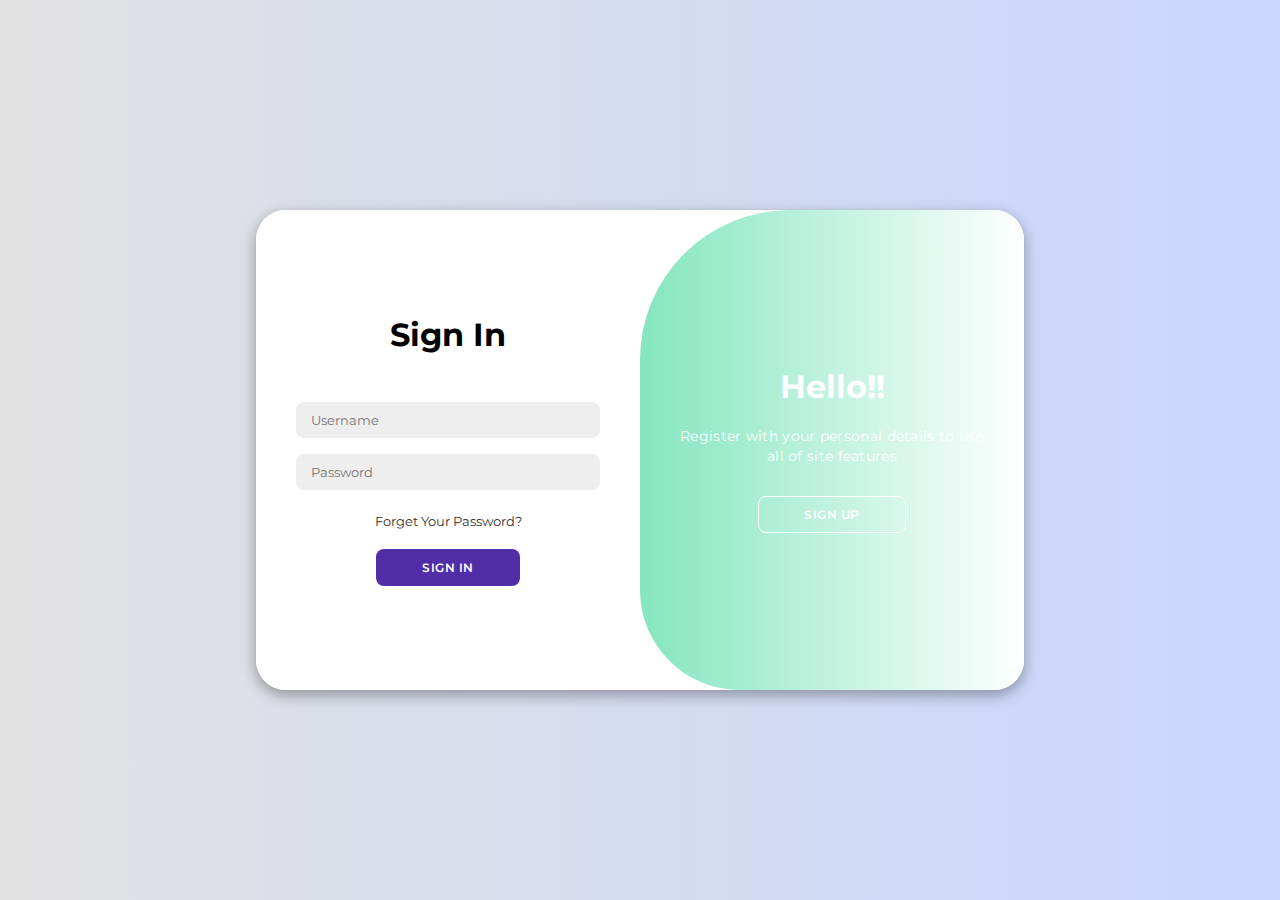
<file: login/index.html>
<!DOCTYPE html>
<html lang="en">

<head>
    <meta charset="UTF-8">
    <meta name="viewport" content="width=device-width, initial-scale=1.0">
    <link rel="stylesheet" href="https://cdnjs.cloudflare.com/ajax/libs/font-awesome/6.4.2/css/all.min.css">
    <link rel="stylesheet" href="style.css">
    <title>Welcome</title>
</head>

<body>

    <div class="container" id="container">
        <div class="form-container sign-up">

            <form action="../index.html" method="post">
                <h1>Create Account</h1>
                <div class="social-icons"></div>
                
                <input type="text" name="name" placeholder="Name">
                <input type="text" name="username" placeholder="Username">
                <input type="password" name="password" placeholder="Password">
                <button type="submit" a href = "../index.html">Sign Up</button>
            </form>
        </div>
        
        <div class="form-container sign-in">
            <form action="../index.html" method="post">
                <h1>Sign In</h1>
                <div class="social-icons">                   
                </div>
                
                <input type="text" placeholder="Username">
                <input type="password" placeholder="Password">
                <a href="#">Forget Your Password?</a>
                <button type="submit" a href = "../index.html">Sign In</button>
            </form>
        </div>
        <div class="toggle-container">
            <div class="toggle">
                <div class="toggle-panel toggle-left">
                    <h1>Welcome Back!</h1>
                    <p>Enter your personal details to use all of site features</p>
                    <button class="hidden" id="login">Sign In</button>
                </div>
                <div class="toggle-panel toggle-right">
                    <h1>Hello!!</h1>
                    <p>Register with your personal details to use all of site features</p>
                    <button class="hidden" id="register">Sign Up</button>
                </div>
            </div>
        </div>
    </div>

    <script src="script.js"></script>
</body>

</html>
</file>
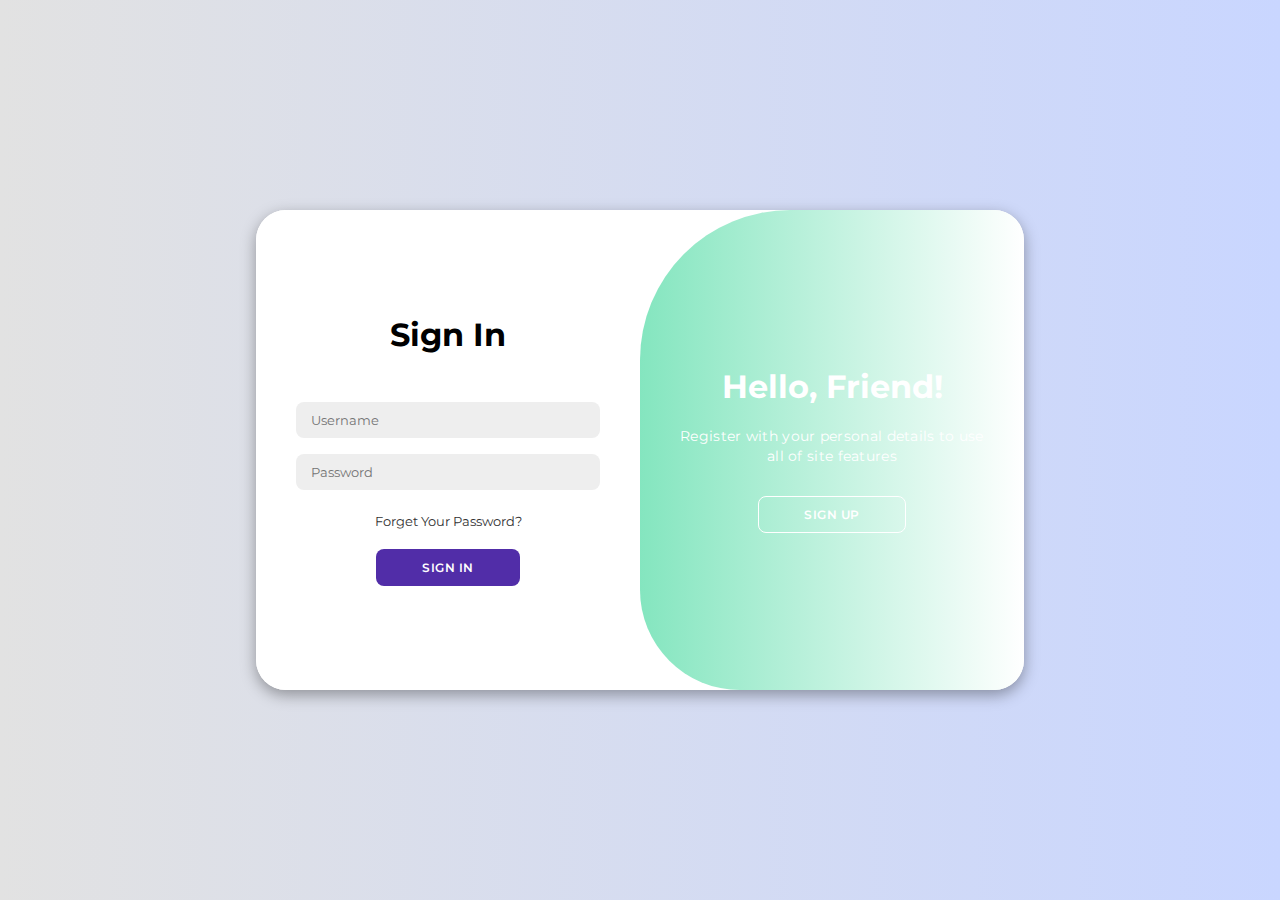
<file: environmentalorganization-main/login/index.html>
<!DOCTYPE html>
<html lang="en">

<head>
    <meta charset="UTF-8">
    <meta name="viewport" content="width=device-width, initial-scale=1.0">
    <link rel="stylesheet" href="https://cdnjs.cloudflare.com/ajax/libs/font-awesome/6.4.2/css/all.min.css">
    <link rel="stylesheet" href="style.css">
    <title>Welcome</title>
</head>

<body>

    <div class="container" id="container">
        <div class="form-container sign-up">

            <form action="../index.html" method="post">
                <h1>Create Account</h1>
                <div class="social-icons"></div>
                
                <input type="text" name="name" placeholder="Name">
                <input type="text" name="username" placeholder="Username">
                <input type="password" name="password" placeholder="Password">
                <button type="submit" a href = "../index.html">Sign Up</button>
            </form>
        </div>
        
        <div class="form-container sign-in">
            <form action="../index.html" method="post">
                <h1>Sign In</h1>
                <div class="social-icons">                   
                </div>
                
                <input type="text" placeholder="Username">
                <input type="password" placeholder="Password">
                <a href="#">Forget Your Password?</a>
                <button type="submit" a href = "../index.html">Sign In</button>
            </form>
        </div>
        <div class="toggle-container">
            <div class="toggle">
                <div class="toggle-panel toggle-left">
                    <h1>Welcome Back!</h1>
                    <p>Enter your personal details to use all of site features</p>
                    <button class="hidden" id="login">Sign In</button>
                </div>
                <div class="toggle-panel toggle-right">
                    <h1>Hello, Friend!</h1>
                    <p>Register with your personal details to use all of site features</p>
                    <button class="hidden" id="register">Sign Up</button>
                </div>
            </div>
        </div>
    </div>

    <script src="script.js"></script>
</body>

</html>
</file>
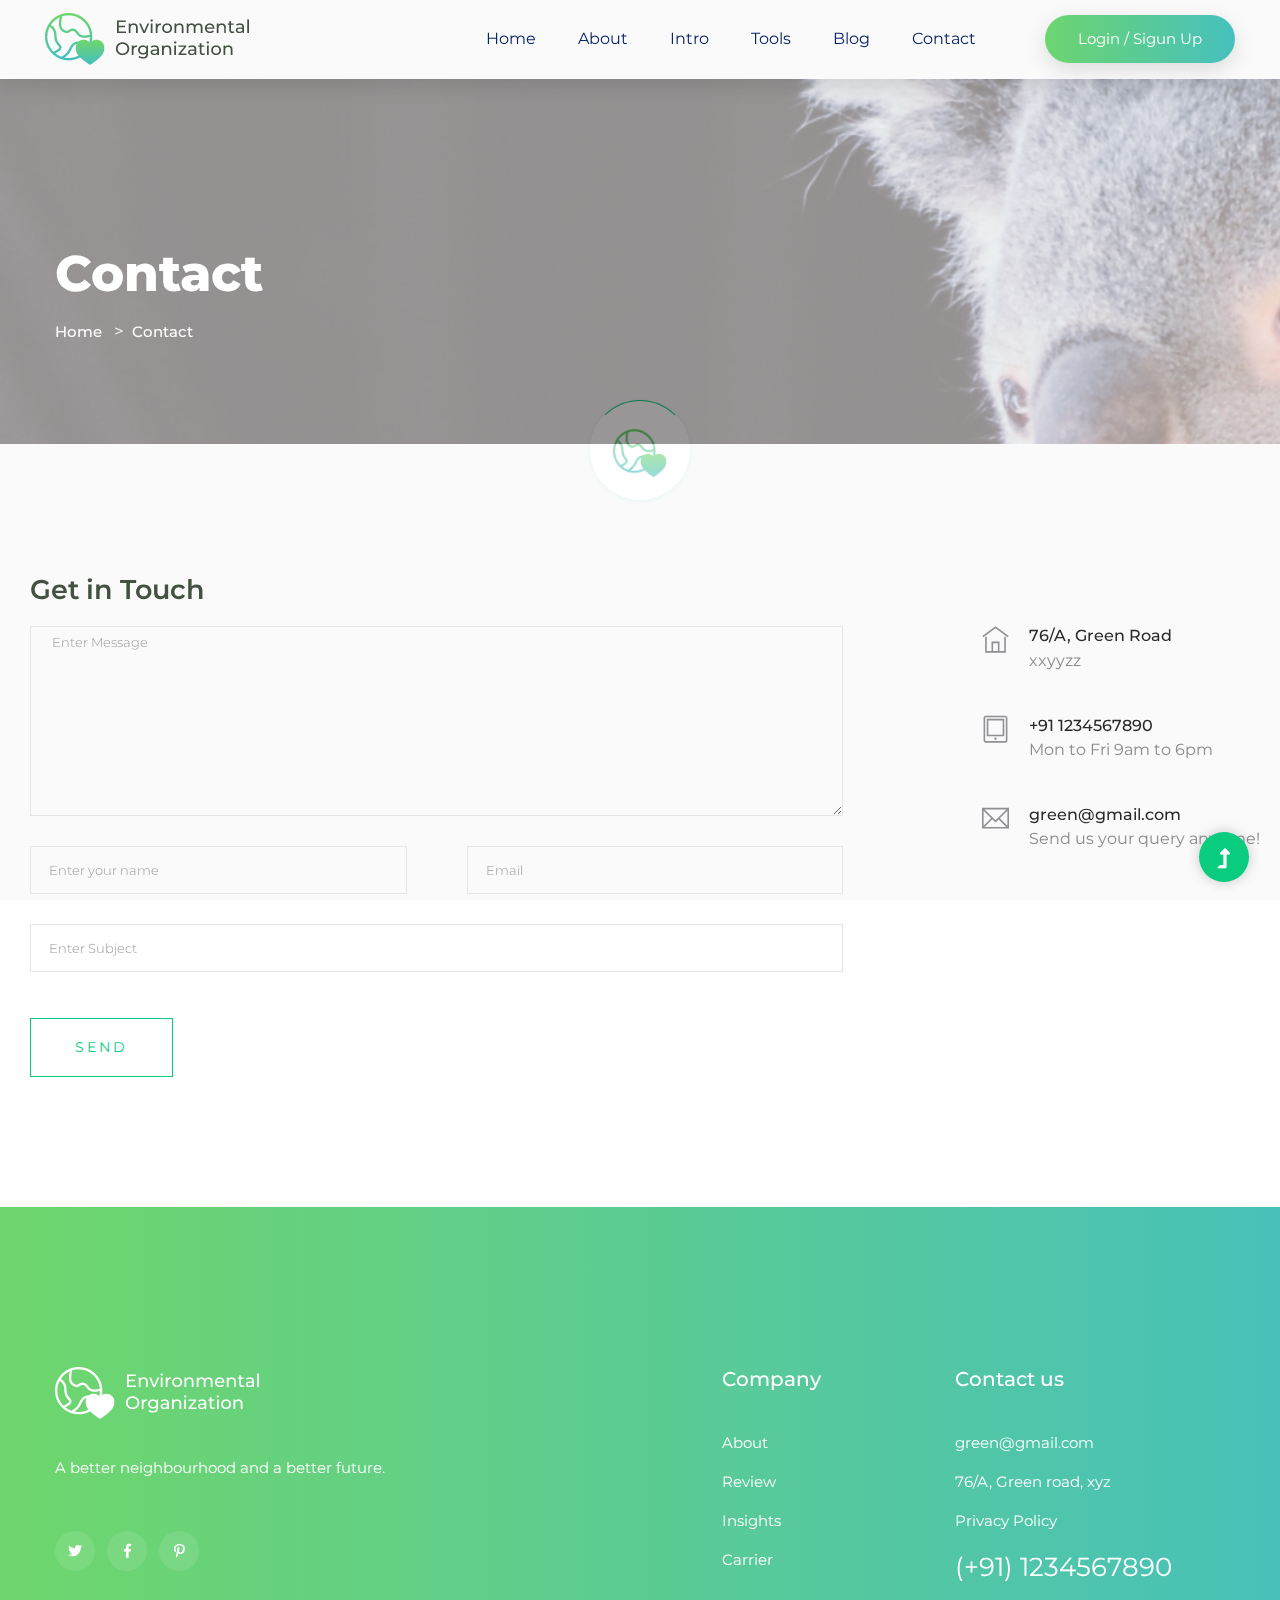
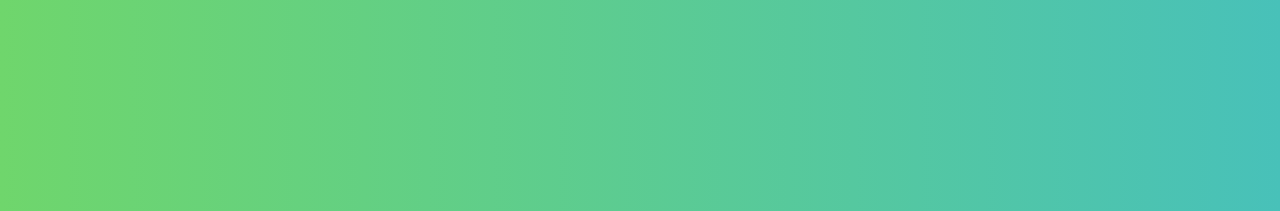
<file: contact.html>
<!doctype html>
<html class="no-js" lang="zxx">
<head>
    <meta charset="utf-8">
    <meta http-equiv="x-ua-compatible" content="ie=edge">
    <title>Environmental</title>
    <meta name="description" content="">
    <meta name="viewport" content="width=device-width, initial-scale=1">
    <link rel="shortcut icon" type="image/x-icon" href="assets/img/favicon.ico">

    <!-- CSS here -->
    <link rel="stylesheet" href="assets/css/bootstrap.min.css">
    <link rel="stylesheet" href="assets/css/owl.carousel.min.css">
    <link rel="stylesheet" href="assets/css/slicknav.css">
    <link rel="stylesheet" href="assets/css/animate.min.css">
    <link rel="stylesheet" href="assets/css/hamburgers.min.css">
    <link rel="stylesheet" href="assets/css/magnific-popup.css">
    <link rel="stylesheet" href="assets/css/fontawesome-all.min.css">
    <link rel="stylesheet" href="assets/css/themify-icons.css">
    <link rel="stylesheet" href="assets/css/themify-icons.css">
    <link rel="stylesheet" href="assets/css/slick.css">
    <link rel="stylesheet" href="assets/css/nice-select.css">
    <link rel="stylesheet" href="assets/css/style.css">
</head>
<!--? Preloader Start -->
<div id="preloader-active">
    <div class="preloader d-flex align-items-center justify-content-center">
        <div class="preloader-inner position-relative">
            <div class="preloader-circle"></div>
            <div class="preloader-img pere-text">
                <img src="assets/img/logo/loder.png" alt="">
            </div>
        </div>
    </div>
</div>
<!-- Preloader Start -->
<header>
    <!-- Header Start -->
    <div class="header-area">
        <div class="main-header ">
            <div class="header-bottom  header-sticky">
                <div class="container-fluid">
                    <div class="row align-items-center">
                        <!-- Logo -->
                        <div class="col-xl-2 col-lg-2">
                            <div class="logo">
                                <a href="index.html"><img src="assets/img/logo/logo.png" alt=""></a>
                            </div>
                        </div>
                        <div class="col-xl-10 col-lg-10">
                            <div class="menu-wrapper  d-flex align-items-center justify-content-end">
                                <!-- Main-menu -->
                                <div class="main-menu d-none d-lg-block">
                                    <nav>
                                        <ul id="navigation">                                                                                          
                                            <li><a href="index.html">Home</a></li>
                                            <li><a href="">About</a></li>
                                            <li><a href="">Intro</a></li>
                                            <li><a href="">Tools</a></li>
                                            <li><a href="">Blog</a>
                                                <ul class="submenu">
                                                    <li><a href="blog.html">Blog</a></li>
                                                    <li><a href="blog_details.html">Blog Details</a></li>
                                                    <li><a href="elements.html">Element</a></li>
                                                </ul>
                                            </li>
                                            <li><a href="contact.html">Contact</a></li>
                                        </ul>
                                    </nav>
                                </div>
                                <!-- Header-btn -->
                                <div class="header-right-btn d-none d-lg-block ml-20">
                                    <a href="login/index.html" class="btn header-btn">Login / Sigun Up</a>
                                </div>
                            </div>
                        </div> 
                        <!-- Mobile Menu -->
                        <div class="col-12">
                            <div class="mobile_menu d-block d-lg-none"></div>
                        </div>
                    </div>
                </div>
            </div>
        </div>
    </div>
    <!-- Header End -->
</header>
<main>
    <!--? Hero Start -->
    <div class="slider-area2">
        <div class="slider-height2 d-flex align-items-center">
            <div class="container">
                <div class="row">
                    <div class="col-xl-12">
                        <div class="hero-cap hero-cap2 pt-70">
                            <h2>Contact</h2>
                            <nav aria-label="breadcrumb">
                                <ol class="breadcrumb">
                                    <li class="breadcrumb-item"><a href="index.html">Home</a></li>
                                    <li class="breadcrumb-item"><a href="#">Contact</a></li> 
                                </ol>
                            </nav>
                        </div>
                    </div>
                </div>
            </div>
        </div>
    </div>
    <!-- Hero End -->
    <!--?  Contact Area start  -->
    <section class="contact-section">
        <div class="container">
            <!-- <div class="d-none d-sm-block mb-5 pb-4">
                <div id="map" style="height: 480px; position: relative; overflow: hidden;"><div style="height: 100%; width: 100%; position: absolute; top: 0px; left: 0px; background-color: rgb(229, 227, 223);"><div class="gm-style" style="position: absolute; z-index: 0; left: 0px; top: 0px; height: 100%; width: 100%; padding: 0px; border-width: 0px; margin: 0px;"><div tabindex="0" style="position: absolute; z-index: 0; left: 0px; top: 0px; height: 100%; width: 100%; padding: 0px; border-width: 0px; margin: 0px; cursor: url(&quot;https://maps.gstatic.com/mapfiles/openhand_8_8.cur&quot;), default; touch-action: pan-x pan-y;"><div style="z-index: 1; position: absolute; left: 50%; top: 50%; width: 100%; transform: translate(0px, 0px);"><div style="position: absolute; left: 0px; top: 0px; z-index: 100; width: 100%;"><div style="position: absolute; left: 0px; top: 0px; z-index: 0;"><div style="position: absolute; z-index: 991; transform: matrix(1, 0, 0, 1, -100, -189);"><div style="position: absolute; left: 0px; top: 0px; width: 256px; height: 256px;"><div style="width: 256px; height: 256px;"></div></div><div style="position: absolute; left: -256px; top: 0px; width: 256px; height: 256px;"><div style="width: 256px; height: 256px;"></div></div><div style="position: absolute; left: -256px; top: -256px; width: 256px; height: 256px;"><div style="width: 256px; height: 256px;"></div></div><div style="position: absolute; left: 0px; top: -256px; width: 256px; height: 256px;"><div style="width: 256px; height: 256px;"></div></div><div style="position: absolute; left: 256px; top: -256px; width: 256px; height: 256px;"><div style="width: 256px; height: 256px;"></div></div><div style="position: absolute; left: 256px; top: 0px; width: 256px; height: 256px;"><div style="width: 256px; height: 256px;"></div></div><div style="position: absolute; left: 256px; top: 256px; width: 256px; height: 256px;"><div style="width: 256px; height: 256px;"></div></div><div style="position: absolute; left: 0px; top: 256px; width: 256px; height: 256px;"><div style="width: 256px; height: 256px;"></div></div><div style="position: absolute; left: -256px; top: 256px; width: 256px; height: 256px;"><div style="width: 256px; height: 256px;"></div></div><div style="position: absolute; left: -512px; top: 256px; width: 256px; height: 256px;"><div style="width: 256px; height: 256px;"></div></div><div style="position: absolute; left: -512px; top: 0px; width: 256px; height: 256px;"><div style="width: 256px; height: 256px;"></div></div><div style="position: absolute; left: -512px; top: -256px; width: 256px; height: 256px;"><div style="width: 256px; height: 256px;"></div></div><div style="position: absolute; left: 512px; top: -256px; width: 256px; height: 256px;"><div style="width: 256px; height: 256px;"></div></div><div style="position: absolute; left: 512px; top: 0px; width: 256px; height: 256px;"><div style="width: 256px; height: 256px;"></div></div><div style="position: absolute; left: 512px; top: 256px; width: 256px; height: 256px;"><div style="width: 256px; height: 256px;"></div></div></div></div></div><div style="position: absolute; left: 0px; top: 0px; z-index: 101; width: 100%;"></div><div style="position: absolute; left: 0px; top: 0px; z-index: 102; width: 100%;"></div><div style="position: absolute; left: 0px; top: 0px; z-index: 103; width: 100%;"><div style="position: absolute; left: 0px; top: 0px; z-index: -1;"><div style="position: absolute; z-index: 991; transform: matrix(1, 0, 0, 1, -100, -189);"><div style="width: 256px; height: 256px; overflow: hidden; position: absolute; left: 0px; top: 0px;"></div><div style="width: 256px; height: 256px; overflow: hidden; position: absolute; left: -256px; top: 0px;"></div><div style="width: 256px; height: 256px; overflow: hidden; position: absolute; left: -256px; top: -256px;"></div><div style="width: 256px; height: 256px; overflow: hidden; position: absolute; left: 0px; top: -256px;"></div><div style="width: 256px; height: 256px; overflow: hidden; position: absolute; left: 256px; top: -256px;"></div><div style="width: 256px; height: 256px; overflow: hidden; position: absolute; left: 256px; top: 0px;"></div><div style="width: 256px; height: 256px; overflow: hidden; position: absolute; left: 256px; top: 256px;"></div><div style="width: 256px; height: 256px; overflow: hidden; position: absolute; left: 0px; top: 256px;"></div><div style="width: 256px; height: 256px; overflow: hidden; position: absolute; left: -256px; top: 256px;"></div><div style="width: 256px; height: 256px; overflow: hidden; position: absolute; left: -512px; top: 256px;"></div><div style="width: 256px; height: 256px; overflow: hidden; position: absolute; left: -512px; top: 0px;"></div><div style="width: 256px; height: 256px; overflow: hidden; position: absolute; left: -512px; top: -256px;"></div><div style="width: 256px; height: 256px; overflow: hidden; position: absolute; left: 512px; top: -256px;"></div><div style="width: 256px; height: 256px; overflow: hidden; position: absolute; left: 512px; top: 0px;"></div><div style="width: 256px; height: 256px; overflow: hidden; position: absolute; left: 512px; top: 256px;"></div></div></div></div><div style="position: absolute; left: 0px; top: 0px; z-index: 0;"><div style="position: absolute; z-index: 991; transform: matrix(1, 0, 0, 1, -100, -189);"><div style="position: absolute; left: 0px; top: 0px; width: 256px; height: 256px; transition: opacity 200ms linear 0s;"><img draggable="false" alt="" role="presentation" src="https://maps.googleapis.com/maps/vt?pb=!1m5!1m4!1i9!2i470!3i302!4i256!2m3!1e0!2sm!3i476185792!2m3!1e2!6m1!3e5!3m14!2sen-US!3sUS!5e18!12m1!1e68!12m3!1e37!2m1!1ssmartmaps!12m4!1e26!2m2!1sstyles!2zcC5zOi02MHxwLmw6LTYw!4e0&amp;key=AIzaSyDpfS1oRGreGSBU5HHjMmQ3o5NLw7VdJ6I&amp;token=70038" style="width: 256px; height: 256px; user-select: none; border: 0px; padding: 0px; margin: 0px; max-width: none;"></div><div style="position: absolute; left: 256px; top: 0px; width: 256px; height: 256px; transition: opacity 200ms linear 0s;"><img draggable="false" alt="" role="presentation" src="https://maps.googleapis.com/maps/vt?pb=!1m5!1m4!1i9!2i471!3i302!4i256!2m3!1e0!2sm!3i476185840!2m3!1e2!6m1!3e5!3m14!2sen-US!3sUS!5e18!12m1!1e68!12m3!1e37!2m1!1ssmartmaps!12m4!1e26!2m2!1sstyles!2zcC5zOi02MHxwLmw6LTYw!4e0&amp;key=AIzaSyDpfS1oRGreGSBU5HHjMmQ3o5NLw7VdJ6I&amp;token=84496" style="width: 256px; height: 256px; user-select: none; border: 0px; padding: 0px; margin: 0px; max-width: none;"></div><div style="position: absolute; left: 256px; top: 256px; width: 256px; height: 256px; transition: opacity 200ms linear 0s;"><img draggable="false" alt="" role="presentation" src="https://maps.googleapis.com/maps/vt?pb=!1m5!1m4!1i9!2i471!3i303!4i256!2m3!1e0!2sm!3i476185840!2m3!1e2!6m1!3e5!3m14!2sen-US!3sUS!5e18!12m1!1e68!12m3!1e37!2m1!1ssmartmaps!12m4!1e26!2m2!1sstyles!2zcC5zOi02MHxwLmw6LTYw!4e0&amp;key=AIzaSyDpfS1oRGreGSBU5HHjMmQ3o5NLw7VdJ6I&amp;token=107953" style="width: 256px; height: 256px; user-select: none; border: 0px; padding: 0px; margin: 0px; max-width: none;"></div><div style="position: absolute; left: 0px; top: 256px; width: 256px; height: 256px; transition: opacity 200ms linear 0s;"><img draggable="false" alt="" role="presentation" src="https://maps.googleapis.com/maps/vt?pb=!1m5!1m4!1i9!2i470!3i303!4i256!2m3!1e0!2sm!3i476185792!2m3!1e2!6m1!3e5!3m14!2sen-US!3sUS!5e18!12m1!1e68!12m3!1e37!2m1!1ssmartmaps!12m4!1e26!2m2!1sstyles!2zcC5zOi02MHxwLmw6LTYw!4e0&amp;key=AIzaSyDpfS1oRGreGSBU5HHjMmQ3o5NLw7VdJ6I&amp;token=93495" style="width: 256px; height: 256px; user-select: none; border: 0px; padding: 0px; margin: 0px; max-width: none;"></div><div style="position: absolute; left: -256px; top: 256px; width: 256px; height: 256px; transition: opacity 200ms linear 0s;"><img draggable="false" alt="" role="presentation" src="https://maps.googleapis.com/maps/vt?pb=!1m5!1m4!1i9!2i469!3i303!4i256!2m3!1e0!2sm!3i476185792!2m3!1e2!6m1!3e5!3m14!2sen-US!3sUS!5e18!12m1!1e68!12m3!1e37!2m1!1ssmartmaps!12m4!1e26!2m2!1sstyles!2zcC5zOi02MHxwLmw6LTYw!4e0&amp;key=AIzaSyDpfS1oRGreGSBU5HHjMmQ3o5NLw7VdJ6I&amp;token=85128" style="width: 256px; height: 256px; user-select: none; border: 0px; padding: 0px; margin: 0px; max-width: none;"></div><div style="position: absolute; left: -512px; top: 256px; width: 256px; height: 256px; transition: opacity 200ms linear 0s;"><img draggable="false" alt="" role="presentation" src="https://maps.googleapis.com/maps/vt?pb=!1m5!1m4!1i9!2i468!3i303!4i256!2m3!1e0!2sm!3i476185504!2m3!1e2!6m1!3e5!3m14!2sen-US!3sUS!5e18!12m1!1e68!12m3!1e37!2m1!1ssmartmaps!12m4!1e26!2m2!1sstyles!2zcC5zOi02MHxwLmw6LTYw!4e0&amp;key=AIzaSyDpfS1oRGreGSBU5HHjMmQ3o5NLw7VdJ6I&amp;token=46831" style="width: 256px; height: 256px; user-select: none; border: 0px; padding: 0px; margin: 0px; max-width: none;"></div><div style="position: absolute; left: -512px; top: 0px; width: 256px; height: 256px; transition: opacity 200ms linear 0s;"><img draggable="false" alt="" role="presentation" src="https://maps.googleapis.com/maps/vt?pb=!1m5!1m4!1i9!2i468!3i302!4i256!2m3!1e0!2sm!3i476184952!2m3!1e2!6m1!3e5!3m14!2sen-US!3sUS!5e18!12m1!1e68!12m3!1e37!2m1!1ssmartmaps!12m4!1e26!2m2!1sstyles!2zcC5zOi02MHxwLmw6LTYw!4e0&amp;key=AIzaSyDpfS1oRGreGSBU5HHjMmQ3o5NLw7VdJ6I&amp;token=10814" style="width: 256px; height: 256px; user-select: none; border: 0px; padding: 0px; margin: 0px; max-width: none;"></div><div style="position: absolute; left: -512px; top: -256px; width: 256px; height: 256px; transition: opacity 200ms linear 0s;"><img draggable="false" alt="" role="presentation" src="https://maps.googleapis.com/maps/vt?pb=!1m5!1m4!1i9!2i468!3i301!4i256!2m3!1e0!2sm!3i476184952!2m3!1e2!6m1!3e5!3m14!2sen-US!3sUS!5e18!12m1!1e68!12m3!1e37!2m1!1ssmartmaps!12m4!1e26!2m2!1sstyles!2zcC5zOi02MHxwLmw6LTYw!4e0&amp;key=AIzaSyDpfS1oRGreGSBU5HHjMmQ3o5NLw7VdJ6I&amp;token=118428" style="width: 256px; height: 256px; user-select: none; border: 0px; padding: 0px; margin: 0px; max-width: none;"></div><div style="position: absolute; left: 512px; top: -256px; width: 256px; height: 256px; transition: opacity 200ms linear 0s;"><img draggable="false" alt="" role="presentation" src="https://maps.googleapis.com/maps/vt?pb=!1m5!1m4!1i9!2i472!3i301!4i256!2m3!1e0!2sm!3i476185636!2m3!1e2!6m1!3e5!3m14!2sen-US!3sUS!5e18!12m1!1e68!12m3!1e37!2m1!1ssmartmaps!12m4!1e26!2m2!1sstyles!2zcC5zOi02MHxwLmw6LTYw!4e0&amp;key=AIzaSyDpfS1oRGreGSBU5HHjMmQ3o5NLw7VdJ6I&amp;token=43995" style="width: 256px; height: 256px; user-select: none; border: 0px; padding: 0px; margin: 0px; max-width: none;"></div><div style="position: absolute; left: 512px; top: 0px; width: 256px; height: 256px; transition: opacity 200ms linear 0s;"><img draggable="false" alt="" role="presentation" src="https://maps.googleapis.com/maps/vt?pb=!1m5!1m4!1i9!2i472!3i302!4i256!2m3!1e0!2sm!3i476185840!2m3!1e2!6m1!3e5!3m14!2sen-US!3sUS!5e18!12m1!1e68!12m3!1e37!2m1!1ssmartmaps!12m4!1e26!2m2!1sstyles!2zcC5zOi02MHxwLmw6LTYw!4e0&amp;key=AIzaSyDpfS1oRGreGSBU5HHjMmQ3o5NLw7VdJ6I&amp;token=905" style="width: 256px; height: 256px; user-select: none; border: 0px; padding: 0px; margin: 0px; max-width: none;"></div><div style="position: absolute; left: 512px; top: 256px; width: 256px; height: 256px; transition: opacity 200ms linear 0s;"><img draggable="false" alt="" role="presentation" src="https://maps.googleapis.com/maps/vt?pb=!1m5!1m4!1i9!2i472!3i303!4i256!2m3!1e0!2sm!3i476185840!2m3!1e2!6m1!3e5!3m14!2sen-US!3sUS!5e18!12m1!1e68!12m3!1e37!2m1!1ssmartmaps!12m4!1e26!2m2!1sstyles!2zcC5zOi02MHxwLmw6LTYw!4e0&amp;key=AIzaSyDpfS1oRGreGSBU5HHjMmQ3o5NLw7VdJ6I&amp;token=24362" style="width: 256px; height: 256px; user-select: none; border: 0px; padding: 0px; margin: 0px; max-width: none;"></div><div style="position: absolute; left: -256px; top: 0px; width: 256px; height: 256px; transition: opacity 200ms linear 0s;"><img draggable="false" alt="" role="presentation" src="https://maps.googleapis.com/maps/vt?pb=!1m5!1m4!1i9!2i469!3i302!4i256!2m3!1e0!2sm!3i476185792!2m3!1e2!6m1!3e5!3m14!2sen-US!3sUS!5e18!12m1!1e68!12m3!1e37!2m1!1ssmartmaps!12m4!1e26!2m2!1sstyles!2zcC5zOi02MHxwLmw6LTYw!4e0&amp;key=AIzaSyDpfS1oRGreGSBU5HHjMmQ3o5NLw7VdJ6I&amp;token=61671" style="width: 256px; height: 256px; user-select: none; border: 0px; padding: 0px; margin: 0px; max-width: none;"></div><div style="position: absolute; left: -256px; top: -256px; width: 256px; height: 256px; transition: opacity 200ms linear 0s;"><img draggable="false" alt="" role="presentation" src="https://maps.googleapis.com/maps/vt?pb=!1m5!1m4!1i9!2i469!3i301!4i256!2m3!1e0!2sm!3i476185792!2m3!1e2!6m1!3e5!3m14!2sen-US!3sUS!5e18!12m1!1e68!12m3!1e37!2m1!1ssmartmaps!12m4!1e26!2m2!1sstyles!2zcC5zOi02MHxwLmw6LTYw!4e0&amp;key=AIzaSyDpfS1oRGreGSBU5HHjMmQ3o5NLw7VdJ6I&amp;token=38214" style="width: 256px; height: 256px; user-select: none; border: 0px; padding: 0px; margin: 0px; max-width: none;"></div><div style="position: absolute; left: 0px; top: -256px; width: 256px; height: 256px; transition: opacity 200ms linear 0s;"><img draggable="false" alt="" role="presentation" src="https://maps.googleapis.com/maps/vt?pb=!1m5!1m4!1i9!2i470!3i301!4i256!2m3!1e0!2sm!3i476185792!2m3!1e2!6m1!3e5!3m14!2sen-US!3sUS!5e18!12m1!1e68!12m3!1e37!2m1!1ssmartmaps!12m4!1e26!2m2!1sstyles!2zcC5zOi02MHxwLmw6LTYw!4e0&amp;key=AIzaSyDpfS1oRGreGSBU5HHjMmQ3o5NLw7VdJ6I&amp;token=46581" style="width: 256px; height: 256px; user-select: none; border: 0px; padding: 0px; margin: 0px; max-width: none;"></div><div style="position: absolute; left: 256px; top: -256px; width: 256px; height: 256px; transition: opacity 200ms linear 0s;"><img draggable="false" alt="" role="presentation" src="https://maps.googleapis.com/maps/vt?pb=!1m5!1m4!1i9!2i471!3i301!4i256!2m3!1e0!2sm!3i476185792!2m3!1e2!6m1!3e5!3m14!2sen-US!3sUS!5e18!12m1!1e68!12m3!1e37!2m1!1ssmartmaps!12m4!1e26!2m2!1sstyles!2zcC5zOi02MHxwLmw6LTYw!4e0&amp;key=AIzaSyDpfS1oRGreGSBU5HHjMmQ3o5NLw7VdJ6I&amp;token=94061" style="width: 256px; height: 256px; user-select: none; border: 0px; padding: 0px; margin: 0px; max-width: none;"></div></div></div></div><div class="gm-style-pbc" style="z-index: 2; position: absolute; height: 100%; width: 100%; padding: 0px; border-width: 0px; margin: 0px; left: 0px; top: 0px; opacity: 0;"><p class="gm-style-pbt"></p></div><div style="z-index: 3; position: absolute; height: 100%; width: 100%; padding: 0px; border-width: 0px; margin: 0px; left: 0px; top: 0px; touch-action: pan-x pan-y;"><div style="z-index: 4; position: absolute; left: 50%; top: 50%; width: 100%; transform: translate(0px, 0px);"><div style="position: absolute; left: 0px; top: 0px; z-index: 104; width: 100%;"></div><div style="position: absolute; left: 0px; top: 0px; z-index: 105; width: 100%;"></div><div style="position: absolute; left: 0px; top: 0px; z-index: 106; width: 100%;"></div><div style="position: absolute; left: 0px; top: 0px; z-index: 107; width: 100%;"></div></div></div></div><iframe aria-hidden="true" frameborder="0" style="z-index: -1; position: absolute; width: 100%; height: 100%; top: 0px; left: 0px; border: none;" src="about:blank"></iframe><div style="margin-left: 5px; margin-right: 5px; z-index: 1000000; position: absolute; left: 0px; bottom: 0px;"><a target="_blank" rel="noopener" href="https://maps.google.com/maps?ll=-31.197,150.744&amp;z=9&amp;t=m&amp;hl=en-US&amp;gl=US&amp;mapclient=apiv3" title="Open this area in Google Maps (opens a new window)" style="position: static; overflow: visible; float: none; display: inline;"><div style="width: 66px; height: 26px; cursor: pointer;"><img alt="" src="https://maps.gstatic.com/mapfiles/api-3/images/google_white5.png" draggable="false" style="position: absolute; left: 0px; top: 0px; width: 66px; height: 26px; user-select: none; border: 0px; padding: 0px; margin: 0px;"></div></a></div><div style="background-color: white; padding: 15px 21px; border: 1px solid rgb(171, 171, 171); font-family: Roboto, Arial, sans-serif; color: rgb(34, 34, 34); box-sizing: border-box; box-shadow: rgba(0, 0, 0, 0.2) 0px 4px 16px; z-index: 10000002; display: none; width: 300px; height: 180px; position: absolute; left: 315px; top: 150px;"><div style="padding: 0px 0px 10px; font-size: 16px; box-sizing: border-box;">Map Data</div><div style="font-size: 13px;">Map data ©2019 Google</div><button draggable="false" title="Close" aria-label="Close" type="button" class="gm-ui-hover-effect" style="background: none; display: block; border: 0px; margin: 0px; padding: 0px; position: absolute; cursor: pointer; user-select: none; top: 0px; right: 0px; width: 37px; height: 37px;"><img src="data:image/svg+xml,%3Csvg%20xmlns%3D%22http%3A%2F%2Fwww.w3.org%2F2000%2Fsvg%22%20width%3D%2224px%22%20height%3D%2224px%22%20viewBox%3D%220%200%2024%2024%22%20fill%3D%22%23000000%22%3E%0A%20%20%20%20%3Cpath%20d%3D%22M19%206.41L17.59%205%2012%2010.59%206.41%205%205%206.41%2010.59%2012%205%2017.59%206.41%2019%2012%2013.41%2017.59%2019%2019%2017.59%2013.41%2012z%22%2F%3E%0A%20%20%20%20%3Cpath%20d%3D%22M0%200h24v24H0z%22%20fill%3D%22none%22%2F%3E%0A%3C%2Fsvg%3E%0A" style="pointer-events: none; display: block; width: 13px; height: 13px; margin: 12px;"></button></div><div class="gmnoprint" style="z-index: 1000001; position: absolute; right: 166px; bottom: 0px; width: 121px;"><div draggable="false" class="gm-style-cc" style="user-select: none; height: 14px; line-height: 14px;"><div style="opacity: 0.7; width: 100%; height: 100%; position: absolute;"><div style="width: 1px;"></div><div style="background-color: rgb(245, 245, 245); width: auto; height: 100%; margin-left: 1px;"></div></div><div style="position: relative; padding-right: 6px; padding-left: 6px; box-sizing: border-box; font-family: Roboto, Arial, sans-serif; font-size: 10px; color: rgb(68, 68, 68); white-space: nowrap; direction: ltr; text-align: right; vertical-align: middle; display: inline-block;"><a style="text-decoration: none; cursor: pointer; display: none;">Map Data</a><span>Map data ©2019 Google</span></div></div></div><div class="gmnoscreen" style="position: absolute; right: 0px; bottom: 0px;"><div style="font-family: Roboto, Arial, sans-serif; font-size: 11px; color: rgb(68, 68, 68); direction: ltr; text-align: right; background-color: rgb(245, 245, 245);">Map data ©2019 Google</div></div><div class="gmnoprint gm-style-cc" draggable="false" style="z-index: 1000001; user-select: none; height: 14px; line-height: 14px; position: absolute; right: 95px; bottom: 0px;"><div style="opacity: 0.7; width: 100%; height: 100%; position: absolute;"><div style="width: 1px;"></div><div style="background-color: rgb(245, 245, 245); width: auto; height: 100%; margin-left: 1px;"></div></div><div style="position: relative; padding-right: 6px; padding-left: 6px; box-sizing: border-box; font-family: Roboto, Arial, sans-serif; font-size: 10px; color: rgb(68, 68, 68); white-space: nowrap; direction: ltr; text-align: right; vertical-align: middle; display: inline-block;"><a href="https://www.google.com/intl/en-US_US/help/terms_maps.html" target="_blank" rel="noopener" style="text-decoration: none; cursor: pointer; color: rgb(68, 68, 68);">Terms of Use</a></div></div><button draggable="false" title="Toggle fullscreen view" aria-label="Toggle fullscreen view" type="button" class="gm-control-active gm-fullscreen-control" style="background: none rgb(255, 255, 255); border: 0px; margin: 10px; padding: 0px; position: absolute; cursor: pointer; user-select: none; border-radius: 2px; height: 40px; width: 40px; box-shadow: rgba(0, 0, 0, 0.3) 0px 1px 4px -1px; overflow: hidden; top: 0px; right: 0px;"><img src="data:image/svg+xml,%3Csvg%20xmlns%3D%22http%3A%2F%2Fwww.w3.org%2F2000%2Fsvg%22%20width%3D%2218%22%20height%3D%2218%22%20viewBox%3D%220%20018%2018%22%3E%0A%20%20%3Cpath%20fill%3D%22%23666%22%20d%3D%22M0%2C0v2v4h2V2h4V0H2H0z%20M16%2C0h-4v2h4v4h2V2V0H16z%20M16%2C16h-4v2h4h2v-2v-4h-2V16z%20M2%2C12H0v4v2h2h4v-2H2V12z%22%2F%3E%0A%3C%2Fsvg%3E%0A" style="height: 18px; width: 18px;"><img src="data:image/svg+xml,%3Csvg%20xmlns%3D%22http%3A%2F%2Fwww.w3.org%2F2000%2Fsvg%22%20width%3D%2218%22%20height%3D%2218%22%20viewBox%3D%220%200%2018%2018%22%3E%0A%20%20%3Cpath%20fill%3D%22%23333%22%20d%3D%22M0%2C0v2v4h2V2h4V0H2H0z%20M16%2C0h-4v2h4v4h2V2V0H16z%20M16%2C16h-4v2h4h2v-2v-4h-2V16z%20M2%2C12H0v4v2h2h4v-2H2V12z%22%2F%3E%0A%3C%2Fsvg%3E%0A" style="height: 18px; width: 18px;"><img src="data:image/svg+xml,%3Csvg%20xmlns%3D%22http%3A%2F%2Fwww.w3.org%2F2000%2Fsvg%22%20width%3D%2218%22%20height%3D%2218%22%20viewBox%3D%220%200%2018%2018%22%3E%0A%20%20%3Cpath%20fill%3D%22%23111%22%20d%3D%22M0%2C0v2v4h2V2h4V0H2H0z%20M16%2C0h-4v2h4v4h2V2V0H16z%20M16%2C16h-4v2h4h2v-2v-4h-2V16z%20M2%2C12H0v4v2h2h4v-2H2V12z%22%2F%3E%0A%3C%2Fsvg%3E%0A" style="height: 18px; width: 18px;"></button><div draggable="false" class="gm-style-cc" style="user-select: none; height: 14px; line-height: 14px; position: absolute; right: 0px; bottom: 0px;"><div style="opacity: 0.7; width: 100%; height: 100%; position: absolute;"><div style="width: 1px;"></div><div style="background-color: rgb(245, 245, 245); width: auto; height: 100%; margin-left: 1px;"></div></div><div style="position: relative; padding-right: 6px; padding-left: 6px; box-sizing: border-box; font-family: Roboto, Arial, sans-serif; font-size: 10px; color: rgb(68, 68, 68); white-space: nowrap; direction: ltr; text-align: right; vertical-align: middle; display: inline-block;"><a target="_blank" rel="noopener" title="Report errors in the road map or imagery to Google" href="https://www.google.com/maps/@-31.197,150.744,9z/data=!10m1!1e1!12b1?source=apiv3&amp;rapsrc=apiv3" style="font-family: Roboto, Arial, sans-serif; font-size: 10px; color: rgb(68, 68, 68); text-decoration: none; position: relative;">Report a map error</a></div></div><div class="gmnoprint gm-bundled-control gm-bundled-control-on-bottom" draggable="false" controlwidth="40" controlheight="81" style="margin: 10px; user-select: none; position: absolute; bottom: 95px; right: 40px;"><div class="gmnoprint" controlwidth="40" controlheight="81" style="position: absolute; left: 0px; top: 0px;"><div draggable="false" style="user-select: none; box-shadow: rgba(0, 0, 0, 0.3) 0px 1px 4px -1px; border-radius: 2px; cursor: pointer; background-color: rgb(255, 255, 255); width: 40px; height: 81px;"><button draggable="false" title="Zoom in" aria-label="Zoom in" type="button" class="gm-control-active" style="background: none; display: block; border: 0px; margin: 0px; padding: 0px; position: relative; cursor: pointer; user-select: none; overflow: hidden; width: 40px; height: 40px; top: 0px; left: 0px;"><img src="data:image/svg+xml,%3Csvg%20xmlns%3D%22http%3A%2F%2Fwww.w3.org%2F2000%2Fsvg%22%20width%3D%2218%22%20height%3D%2218%22%20viewBox%3D%220%200%2018%2018%22%3E%0A%20%20%3Cpolygon%20fill%3D%22%23666%22%20points%3D%2218%2C7%2011%2C7%2011%2C0%207%2C0%207%2C7%200%2C7%200%2C11%207%2C11%207%2C18%2011%2C18%2011%2C11%2018%2C11%22%2F%3E%0A%3C%2Fsvg%3E%0A" style="height: 18px; width: 18px;"><img src="data:image/svg+xml,%3Csvg%20xmlns%3D%22http%3A%2F%2Fwww.w3.org%2F2000%2Fsvg%22%20width%3D%2218%22%20height%3D%2218%22%20viewBox%3D%220%200%2018%2018%22%3E%0A%20%20%3Cpolygon%20fill%3D%22%23333%22%20points%3D%2218%2C7%2011%2C7%2011%2C0%207%2C0%207%2C7%200%2C7%200%2C11%207%2C11%207%2C18%2011%2C18%2011%2C11%2018%2C11%22%2F%3E%0A%3C%2Fsvg%3E%0A" style="height: 18px; width: 18px;"><img src="data:image/svg+xml,%3Csvg%20xmlns%3D%22http%3A%2F%2Fwww.w3.org%2F2000%2Fsvg%22%20width%3D%2218%22%20height%3D%2218%22%20viewBox%3D%220%200%2018%2018%22%3E%0A%20%20%3Cpolygon%20fill%3D%22%23111%22%20points%3D%2218%2C7%2011%2C7%2011%2C0%207%2C0%207%2C7%200%2C7%200%2C11%207%2C11%207%2C18%2011%2C18%2011%2C11%2018%2C11%22%2F%3E%0A%3C%2Fsvg%3E%0A" style="height: 18px; width: 18px;"></button><div style="position: relative; overflow: hidden; width: 30px; height: 1px; margin: 0px 5px; background-color: rgb(230, 230, 230); top: 0px;"></div><button draggable="false" title="Zoom out" aria-label="Zoom out" type="button" class="gm-control-active" style="background: none; display: block; border: 0px; margin: 0px; padding: 0px; position: relative; cursor: pointer; user-select: none; overflow: hidden; width: 40px; height: 40px; top: 0px; left: 0px;"><img src="data:image/svg+xml,%3Csvg%20xmlns%3D%22http%3A%2F%2Fwww.w3.org%2F2000%2Fsvg%22%20width%3D%2218%22%20height%3D%2218%22%20viewBox%3D%220%200%2018%2018%22%3E%0A%20%20%3Cpath%20fill%3D%22%23666%22%20d%3D%22M0%2C7h18v4H0V7z%22%2F%3E%0A%3C%2Fsvg%3E%0A" style="height: 18px; width: 18px;"><img src="data:image/svg+xml,%3Csvg%20xmlns%3D%22http%3A%2F%2Fwww.w3.org%2F2000%2Fsvg%22%20width%3D%2218%22%20height%3D%2218%22%20viewBox%3D%220%200%2018%2018%22%3E%0A%20%20%3Cpath%20fill%3D%22%23333%22%20d%3D%22M0%2C7h18v4H0V7z%22%2F%3E%0A%3C%2Fsvg%3E%0A" style="height: 18px; width: 18px;"><img src="data:image/svg+xml,%3Csvg%20xmlns%3D%22http%3A%2F%2Fwww.w3.org%2F2000%2Fsvg%22%20width%3D%2218%22%20height%3D%2218%22%20viewBox%3D%220%200%2018%2018%22%3E%0A%20%20%3Cpath%20fill%3D%22%23111%22%20d%3D%22M0%2C7h18v4H0V7z%22%2F%3E%0A%3C%2Fsvg%3E%0A" style="height: 18px; width: 18px;"></button></div></div><div class="gmnoprint" controlwidth="40" controlheight="40" style="display: none; position: absolute;"><div style="width: 40px; height: 40px;"><button draggable="false" title="Rotate map 90 degrees" aria-label="Rotate map 90 degrees" type="button" class="gm-control-active" style="background: none rgb(255, 255, 255); display: none; border: 0px; margin: 0px 0px 32px; padding: 0px; position: relative; cursor: pointer; user-select: none; width: 40px; height: 40px; top: 0px; left: 0px; overflow: hidden; box-shadow: rgba(0, 0, 0, 0.3) 0px 1px 4px -1px; border-radius: 2px;"><img src="data:image/svg+xml,%3Csvg%20xmlns%3D%22http%3A%2F%2Fwww.w3.org%2F2000%2Fsvg%22%20width%3D%2224%22%20height%3D%2222%22%20viewBox%3D%220%200%2024%2022%22%3E%0A%20%20%3Cpath%20fill%3D%22%23666%22%20fill-rule%3D%22evenodd%22%20d%3D%22M20%2010c0-5.52-4.48-10-10-10s-10%204.48-10%2010v5h5v-5c0-2.76%202.24-5%205-5s5%202.24%205%205v5h-4l6.5%207%206.5-7h-4v-5z%22%20clip-rule%3D%22evenodd%22%2F%3E%0A%3C%2Fsvg%3E%0A" style="height: 18px; width: 18px;"><img src="data:image/svg+xml,%3Csvg%20xmlns%3D%22http%3A%2F%2Fwww.w3.org%2F2000%2Fsvg%22%20width%3D%2224%22%20height%3D%2222%22%20viewBox%3D%220%200%2024%2022%22%3E%0A%20%20%3Cpath%20fill%3D%22%23333%22%20fill-rule%3D%22evenodd%22%20d%3D%22M20%2010c0-5.52-4.48-10-10-10s-10%204.48-10%2010v5h5v-5c0-2.76%202.24-5%205-5s5%202.24%205%205v5h-4l6.5%207%206.5-7h-4v-5z%22%20clip-rule%3D%22evenodd%22%2F%3E%0A%3C%2Fsvg%3E%0A" style="height: 18px; width: 18px;"><img src="data:image/svg+xml,%3Csvg%20xmlns%3D%22http%3A%2F%2Fwww.w3.org%2F2000%2Fsvg%22%20width%3D%2224%22%20height%3D%2222%22%20viewBox%3D%220%200%2024%2022%22%3E%0A%20%20%3Cpath%20fill%3D%22%23111%22%20fill-rule%3D%22evenodd%22%20d%3D%22M20%2010c0-5.52-4.48-10-10-10s-10%204.48-10%2010v5h5v-5c0-2.76%202.24-5%205-5s5%202.24%205%205v5h-4l6.5%207%206.5-7h-4v-5z%22%20clip-rule%3D%22evenodd%22%2F%3E%0A%3C%2Fsvg%3E%0A" style="height: 18px; width: 18px;"></button><button draggable="false" title="Tilt map" aria-label="Tilt map" type="button" class="gm-tilt gm-control-active" style="background: none rgb(255, 255, 255); display: block; border: 0px; margin: 0px; padding: 0px; position: relative; cursor: pointer; user-select: none; width: 40px; height: 40px; top: 0px; left: 0px; overflow: hidden; box-shadow: rgba(0, 0, 0, 0.3) 0px 1px 4px -1px; border-radius: 2px;"><img src="data:image/svg+xml,%3Csvg%20xmlns%3D%22http%3A%2F%2Fwww.w3.org%2F2000%2Fsvg%22%20width%3D%2218px%22%20height%3D%2216px%22%20viewBox%3D%220%200%2018%2016%22%3E%0A%20%20%3Cpath%20fill%3D%22%23666%22%20d%3D%22M0%2C16h8V9H0V16z%20M10%2C16h8V9h-8V16z%20M0%2C7h8V0H0V7z%20M10%2C0v7h8V0H10z%22%2F%3E%0A%3C%2Fsvg%3E%0A" style="width: 18px;"><img src="data:image/svg+xml,%3Csvg%20xmlns%3D%22http%3A%2F%2Fwww.w3.org%2F2000%2Fsvg%22%20width%3D%2218px%22%20height%3D%2216px%22%20viewBox%3D%220%200%2018%2016%22%3E%0A%20%20%3Cpath%20fill%3D%22%23333%22%20d%3D%22M0%2C16h8V9H0V16z%20M10%2C16h8V9h-8V16z%20M0%2C7h8V0H0V7z%20M10%2C0v7h8V0H10z%22%2F%3E%0A%3C%2Fsvg%3E%0A" style="width: 18px;"><img src="data:image/svg+xml,%3Csvg%20xmlns%3D%22http%3A%2F%2Fwww.w3.org%2F2000%2Fsvg%22%20width%3D%2218px%22%20height%3D%2216px%22%20viewBox%3D%220%200%2018%2016%22%3E%0A%20%20%3Cpath%20fill%3D%22%23111%22%20d%3D%22M0%2C16h8V9H0V16z%20M10%2C16h8V9h-8V16z%20M0%2C7h8V0H0V7z%20M10%2C0v7h8V0H10z%22%2F%3E%0A%3C%2Fsvg%3E%0A" style="width: 18px;"></button></div></div></div></div></div><div style="background-color: white; font-weight: 500; font-family: Roboto, sans-serif; padding: 15px 25px; box-sizing: border-box; top: 5px; border: 1px solid rgba(0, 0, 0, 0.12); border-radius: 5px; left: 50%; max-width: 375px; position: absolute; transform: translateX(-50%); width: calc(100% - 10px); z-index: 1;"><div><img alt="" src="https://maps.gstatic.com/mapfiles/api-3/images/google_gray.svg" draggable="false" style="padding: 0px; margin: 0px; border: 0px; height: 17px; vertical-align: middle; width: 52px; user-select: none;"></div><div style="line-height: 20px; margin: 15px 0px;"><span style="color: rgba(0, 0, 0, 0.87); font-size: 14px;">This page can't load Google Maps correctly.</span></div><table style="width: 100%;"><tr><td style="line-height: 16px; vertical-align: middle;"><a href="https://developers.google.com/maps/documentation/javascript/error-messages?utm_source=maps_js&amp;utm_medium=degraded&amp;utm_campaign=billing#api-key-and-billing-errors" target="_blank" rel="noopener" style="color: rgba(0, 0, 0, 0.54); font-size: 12px;">Do you own this website?</a></td><td style="text-align: right;"><button class="dismissButton">OK</button></td></tr></table></div></div>
                <script>
                    function initMap() {
                        var uluru = {
                            lat: -25.363,
                            lng: 131.044
                        };
                        var grayStyles = [{
                            featureType: "all",
                            stylers: [{
                                saturation: -90
                            },
                            {
                                lightness: 50
                            }
                            ]
                        },
                        {
                            elementType: 'labels.text.fill',
                            stylers: [{
                                color: '#ccdee9'
                            }]
                        }
                        ];
                        var map = new google.maps.Map(document.getElementById('map'), {
                            center: {
                                lat: -31.197,
                                lng: 150.744
                            },
                            zoom: 9,
                            styles: grayStyles,
                            scrollwheel: false
                        });
                    }
                </script>
                <script src="https://maps.googleapis.com/maps/api/js?key=AIzaSyDpfS1oRGreGSBU5HHjMmQ3o5NLw7VdJ6I&amp;callback=initMap">
                </script> -->
                
            </div>
            <div class="row">
                <div class="col-12">
                    <h2 class="contact-title">Get in Touch</h2>
                </div>
                <div class="col-lg-8">
                    <form class="form-contact contact_form" action="contact_process.php" method="post" id="contactForm" novalidate="novalidate">
                        <div class="row">
                            <div class="col-12">
                                <div class="form-group">
                                    <textarea class="form-control w-100" name="message" id="message" cols="30" rows="9" onfocus="this.placeholder = ''" onblur="this.placeholder = 'Enter Message'" placeholder=" Enter Message"></textarea>
                                </div>
                            </div>
                            <div class="col-sm-6">
                                <div class="form-group">
                                    <input class="form-control valid" name="name" id="name" type="text" onfocus="this.placeholder = ''" onblur="this.placeholder = 'Enter your name'" placeholder="Enter your name">
                                </div>
                            </div>
                            <div class="col-sm-6">
                                <div class="form-group">
                                    <input class="form-control valid" name="email" id="email" type="email" onfocus="this.placeholder = ''" onblur="this.placeholder = 'Enter email address'" placeholder="Email">
                                </div>
                            </div>
                            <div class="col-12">
                                <div class="form-group">
                                    <input class="form-control" name="subject" id="subject" type="text" onfocus="this.placeholder = ''" onblur="this.placeholder = 'Enter Subject'" placeholder="Enter Subject">
                                </div>
                            </div>
                        </div>
                        <div class="form-group mt-3">
                            <button type="submit" class="button button-contactForm boxed-btn">Send</button>
                        </div>
                    </form>
                </div>
                <div class="col-lg-3 offset-lg-1">
                    <div class="media contact-info">
                        <span class="contact-info__icon"><i class="ti-home"></i></span>
                        <div class="media-body">
                            <h3>76/A, Green Road</h3>
                            <p>xxyyzz</p>
                        </div>
                    </div>
                    <div class="media contact-info">
                        <span class="contact-info__icon"><i class="ti-tablet"></i></span>
                        <div class="media-body">
                            <h3>+91 1234567890</h3>
                            <p>Mon to Fri 9am to 6pm</p>
                        </div>
                    </div>
                    <div class="media contact-info">
                        <span class="contact-info__icon"><i class="ti-email"></i></span>
                        <div class="media-body">
                            <h3>green@gmail.com</h3>
                            <p>Send us your query anytime!</p>
                        </div>
                    </div>      
                </div>
            </div>
        </div>
    </section>
    <!-- Contact Area End -->
    <footer>
        <div class="footer-wrapper">
            <!-- Footer Start-->
            <div class="footer-area footer-padding">
                <div class="container ">
                    <div class="row justify-content-between">
                        <div class="col-xl-4 col-lg-3 col-md-8 col-sm-8">
                            <div class="single-footer-caption mb-50">
                                <div class="single-footer-caption mb-30">
                                    <!-- logo -->
                                    <div class="footer-logo mb-35">
                                        <a href="index.html"><img src="assets/img/logo/logo2_footer.png" alt=""></a>
                                    </div>
                                    <div class="footer-tittle">
                                        <div class="footer-pera">
                                            <p>A better neighbourhood and a better future.</p>
                                        </div>
                                    </div>
                                    <!-- social -->
                                    <div class="footer-social">
                                        <a href="#"><i class="fab fa-twitter"></i></a>
                                        <a href="https://bit.ly/sai4ull"><i class="fab fa-facebook-f"></i></a>
                                        <a href="#"><i class="fab fa-pinterest-p"></i></a>
                                    </div>
                                </div>
                            </div>
                        </div>
                        <div class="col-xl-2 col-lg-3 col-md-4 col-sm-4">
                            <div class="single-footer-caption mb-50">
                                <div class="footer-tittle">
                                    <!-- <h4>Our solutions</h4>
                                    <ul>
                                        <li><a href="#">Design & creatives</a></li>
                                        <li><a href="#">Telecommunication</a></li>
                                        <li><a href="#">Restaurant</a></li>
                                        <li><a href="#">Programing</a></li>
                                        <li><a href="#">Architecture</a></li>
                                    </ul> -->
                                </div>
                            </div>
                        </div>
                        <div class="col-xl-2 col-lg-2 col-md-4 col-sm-4">
                            <div class="single-footer-caption mb-50">
                                <div class="footer-tittle">
                                    <h4>Company</h4>
                                    <ul>
                                        <li><a href="#">About</a></li>
                                        <li><a href="#">Review</a></li>
                                        <li><a href="#">Insights</a></li>
                                        <li><a href="#">Carrier</a></li>
                                    </ul>
                                </div>
                            </div>
                        </div>
                        <div class="col-xl-3 col-lg-4 col-md-6 col-sm-4">
                            <div class="single-footer-caption mb-50">
                                <div class="footer-tittle">
                                    <h4>Contact us</h4>
                                    <ul>
                                        <li><a href="#">green@gmail.com</a></li>
                                        <li><a href="#">76/A, Green road, xyz</a></li>
                                        <li><a href="#">Privacy Policy</a></li>
                                        <li class="number"><a href="#">(+91) 1234567890</a></li>
                                    </ul>
                                </div>
                            </div>
                        </div>
                    </div>
                </div>
            </div>
            <!-- footer-bottom area -->
            <div class="footer-bottom-area">
                <div class="container">
                    <div class="footer-border">
                        <div class="row d-flex align-items-center">
                            <div class="col-xl-12 ">
                                <div class="footer-copy-right text-center">
                                    
                                  </div>
                              </div>
                          </div>
                      </div>
                  </div>
              </div>
              <!-- Footer End-->
          </div>
      </footer>
      <!-- Scroll Up -->
      <div id="back-top" >
        <a title="Go to Top" href="#"> <i class="fas fa-level-up-alt"></i></a>
    </div>
    <!-- JS here -->

    <script src="./assets/js/vendor/modernizr-3.5.0.min.js"></script>
    <!-- Jquery, Popper, Bootstrap -->
    <script src="./assets/js/vendor/jquery-1.12.4.min.js"></script>
    <script src="./assets/js/popper.min.js"></script>
    <script src="./assets/js/bootstrap.min.js"></script>
    <!-- Jquery Mobile Menu -->
    <script src="./assets/js/jquery.slicknav.min.js"></script>

    <!-- Jquery Slick , Owl-Carousel Plugins -->
    <script src="./assets/js/owl.carousel.min.js"></script>
    <script src="./assets/js/slick.min.js"></script>
    <!-- One Page, Animated-HeadLin -->
    <script src="./assets/js/wow.min.js"></script>
    <script src="./assets/js/animated.headline.js"></script>
    <script src="./assets/js/jquery.magnific-popup.js"></script>

    <!-- Date Picker -->
    <script src="./assets/js/gijgo.min.js"></script>
    <!-- Nice-select, sticky -->
    <script src="./assets/js/jquery.nice-select.min.js"></script>
    <script src="./assets/js/jquery.sticky.js"></script>
    
    <!-- counter , waypoint,Hover Direction -->
    <script src="./assets/js/jquery.counterup.min.js"></script>
    <script src="./assets/js/waypoints.min.js"></script>
    <script src="./assets/js/jquery.countdown.min.js"></script>
    <script src="./assets/js/hover-direction-snake.min.js"></script>

    <!-- contact js -->
    <script src="./assets/js/contact.js"></script>
    <script src="./assets/js/jquery.form.js"></script>
    <script src="./assets/js/jquery.validate.min.js"></script>
    <script src="./assets/js/mail-script.js"></script>
    <script src="./assets/js/jquery.ajaxchimp.min.js"></script>
    
    <!-- Jquery Plugins, main Jquery -->	
    <script src="./assets/js/plugins.js"></script>
    <script src="./assets/js/main.js"></script>
    
</body>
</html>
</file>
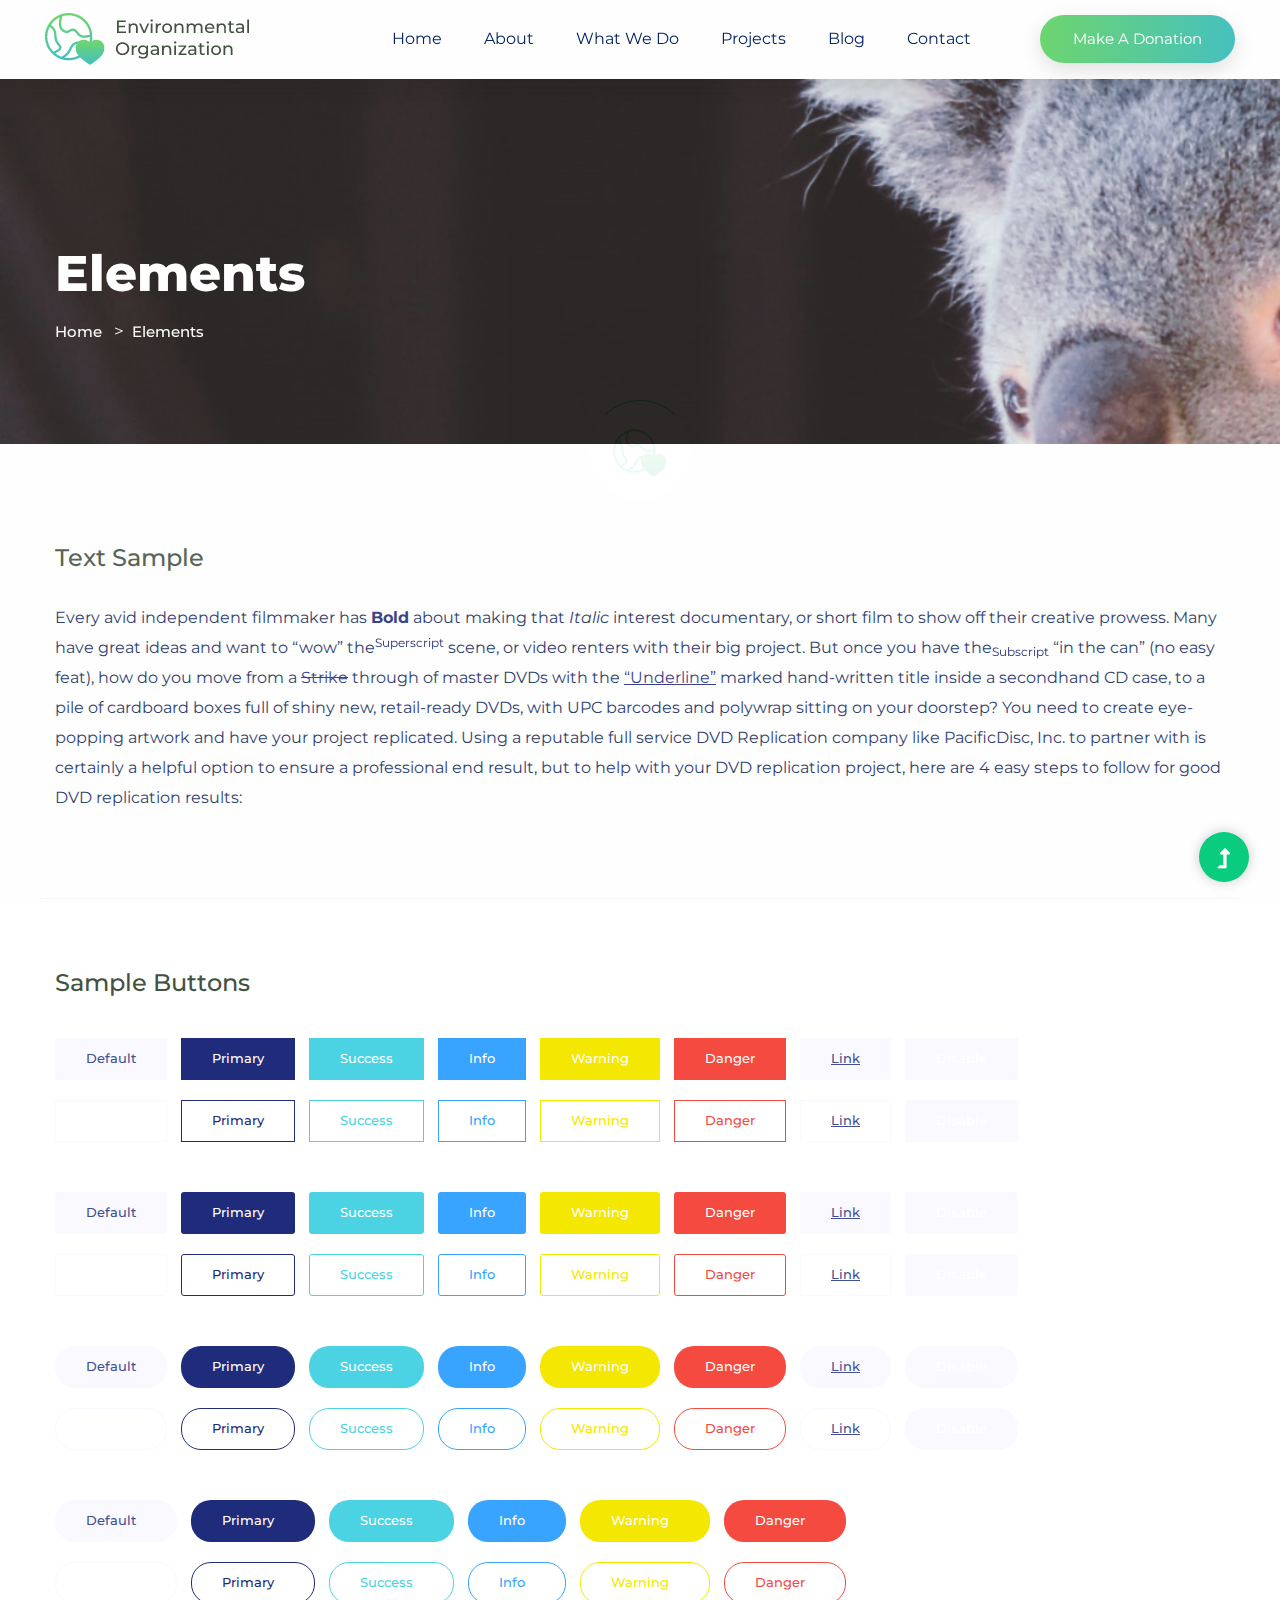
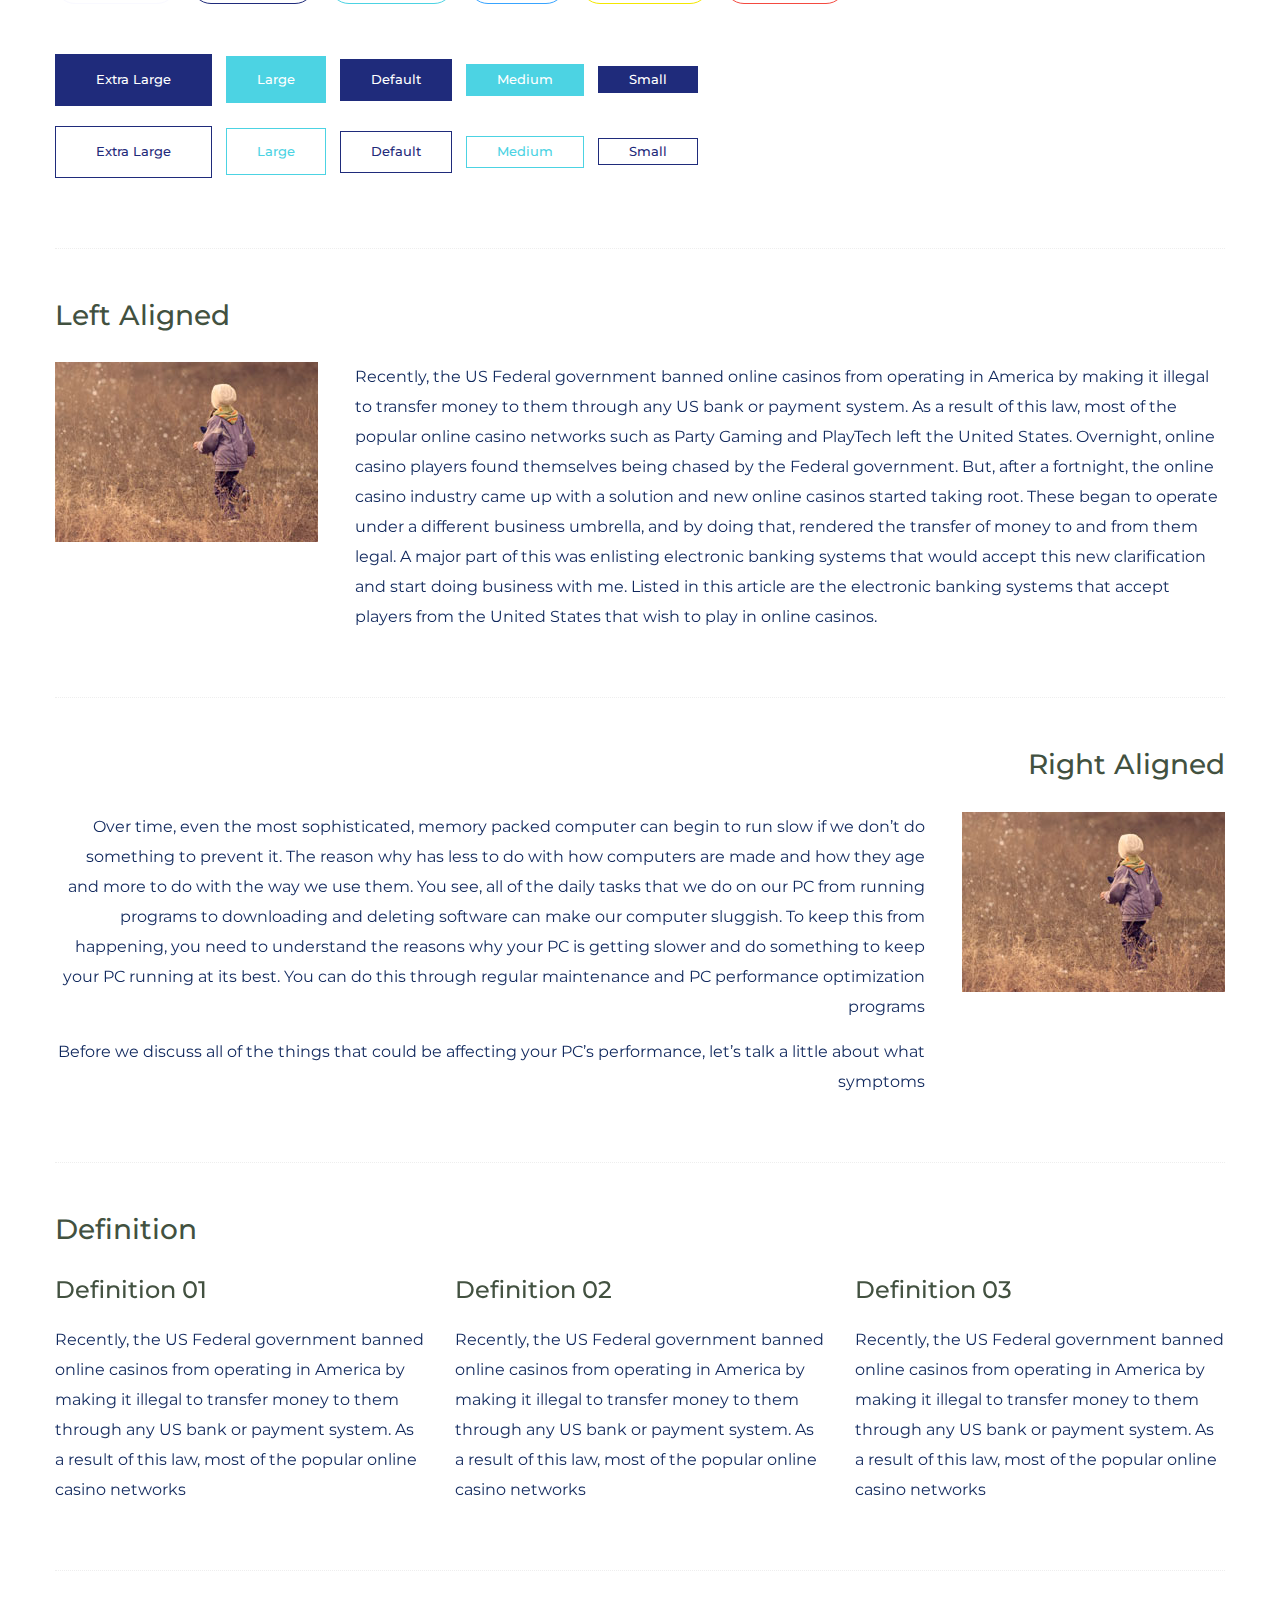
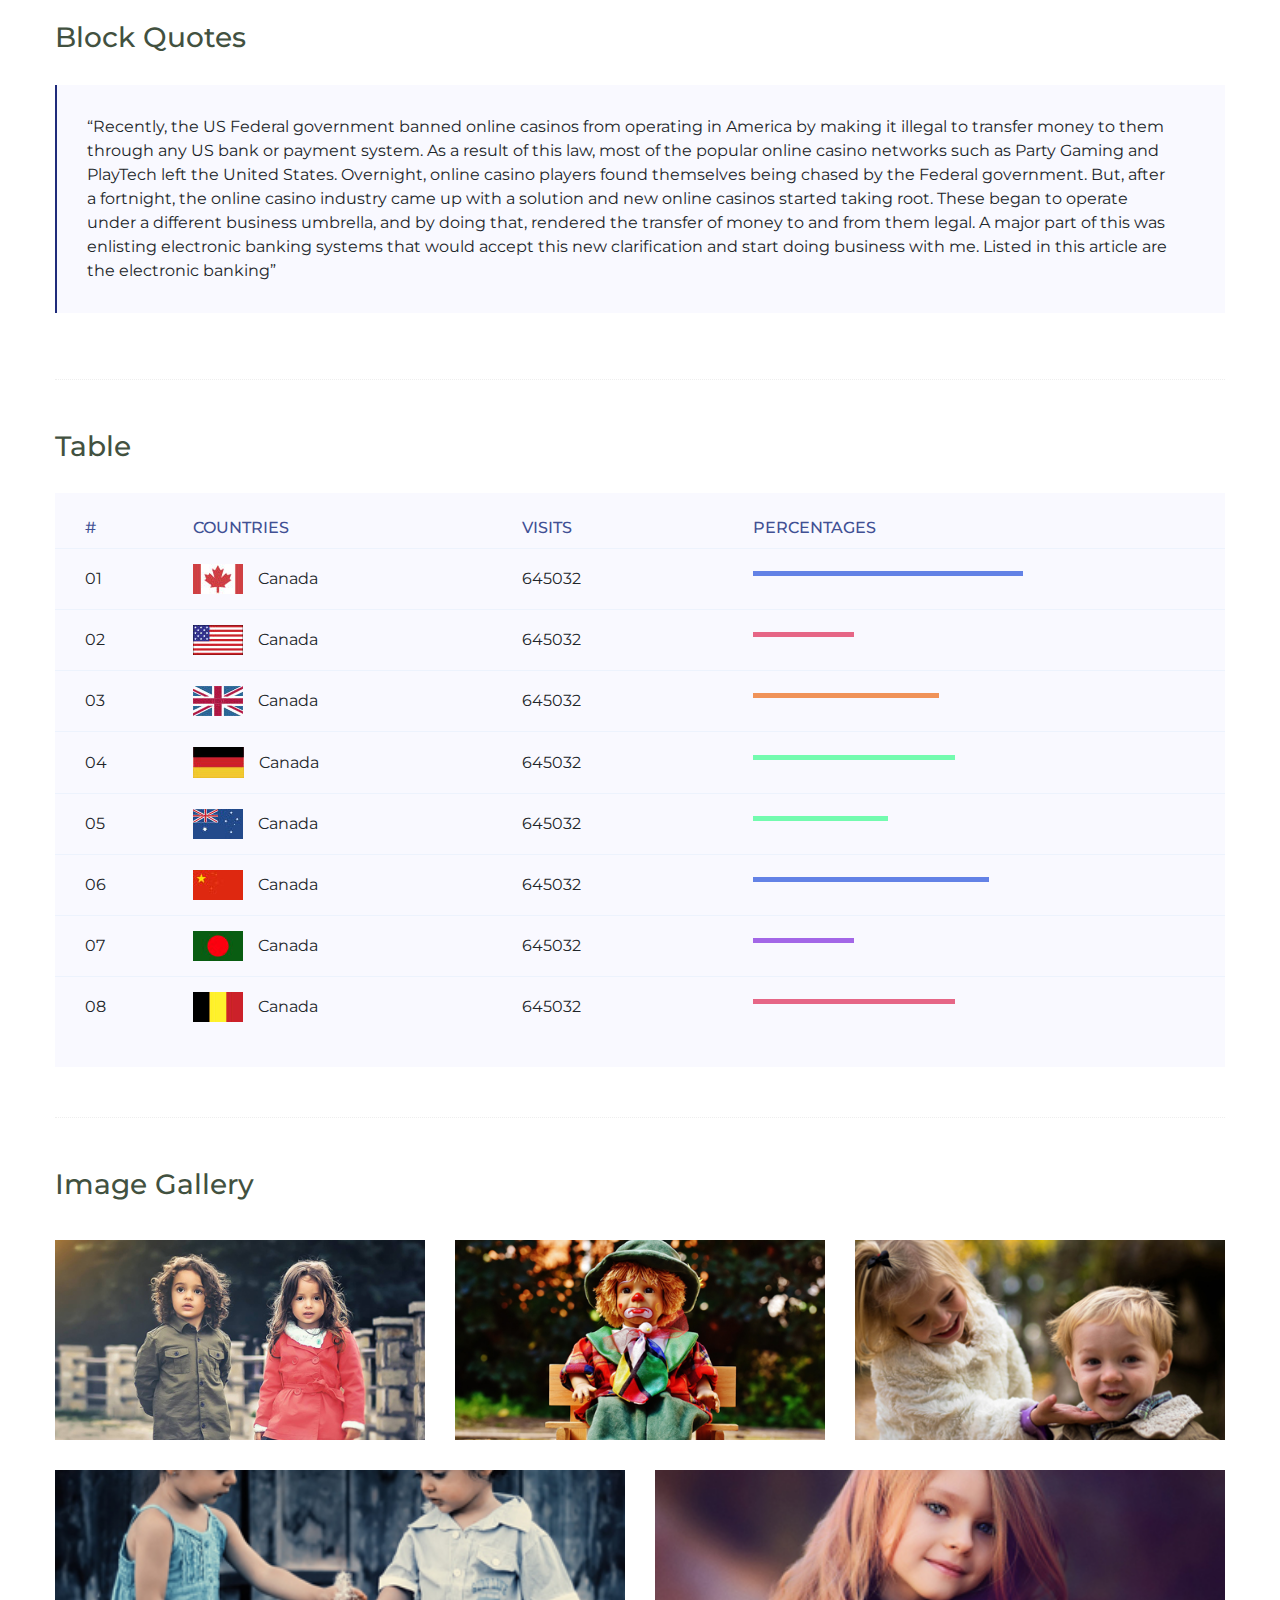
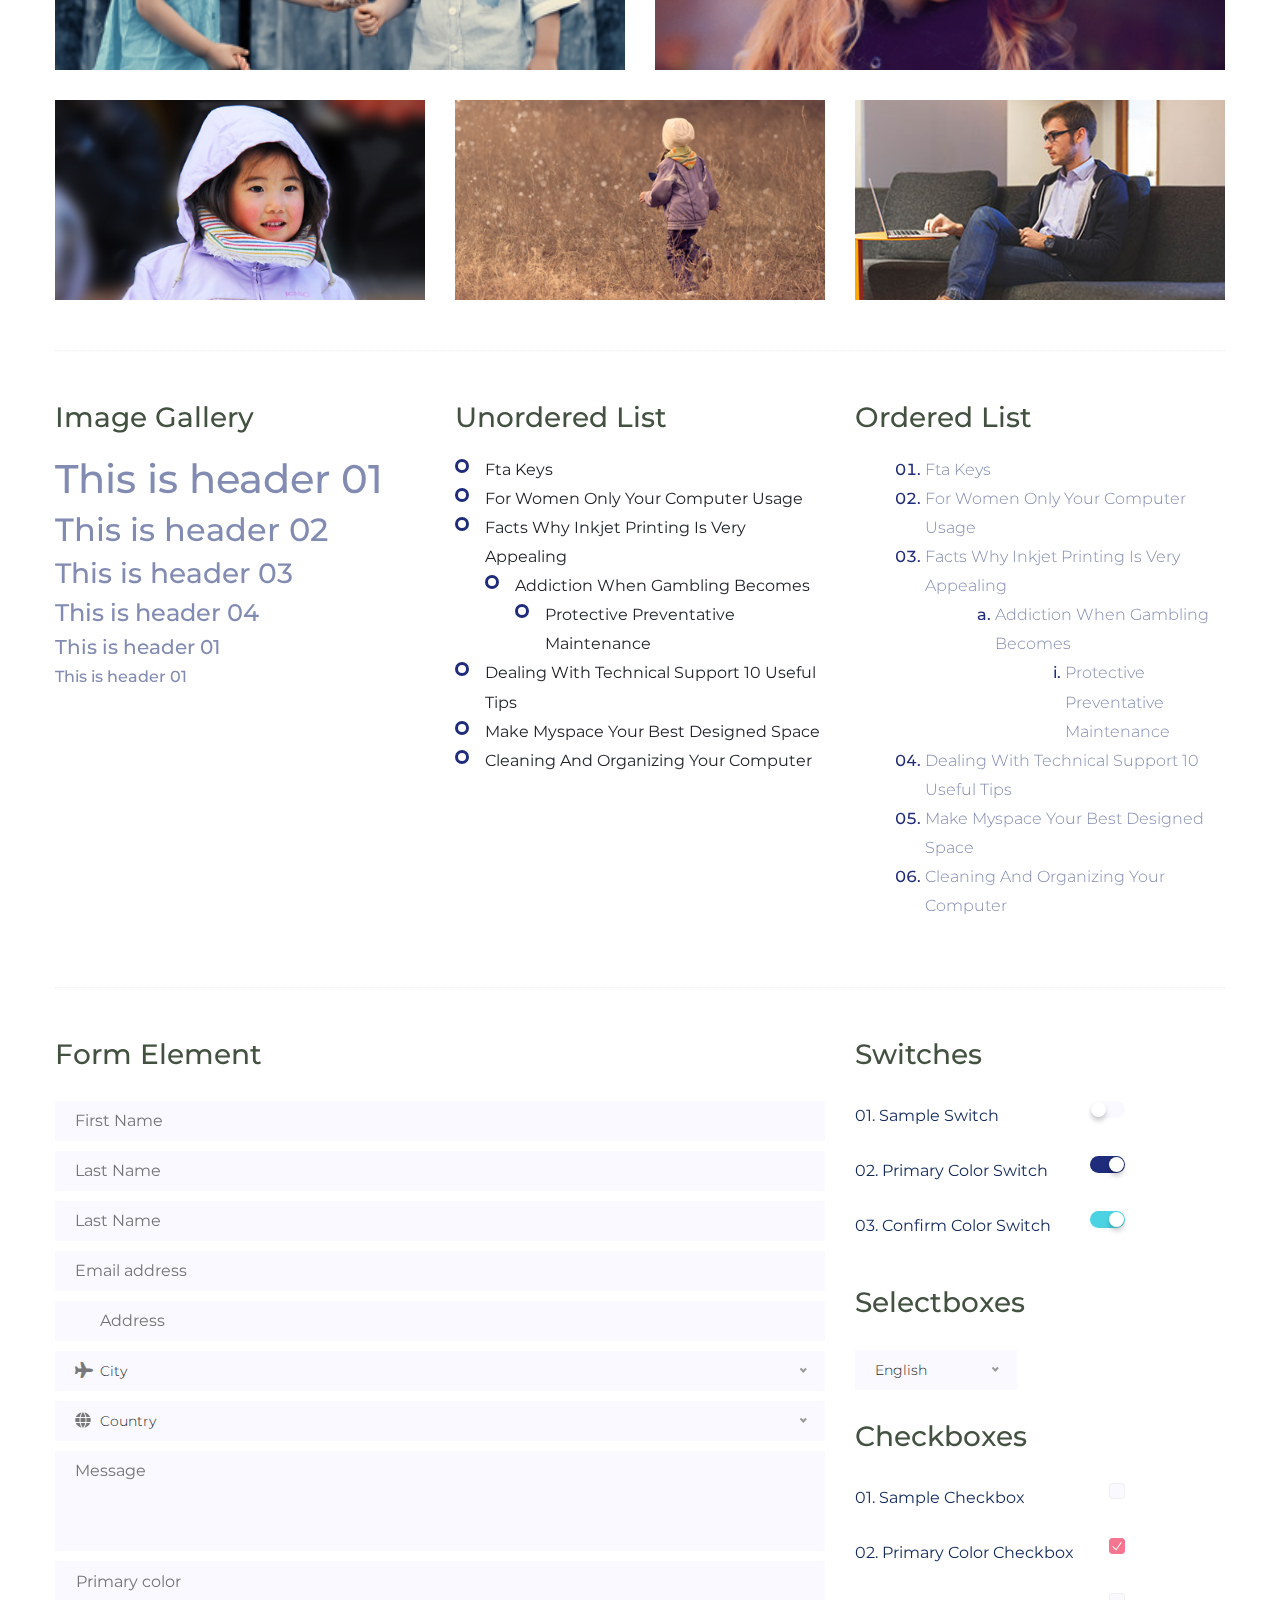
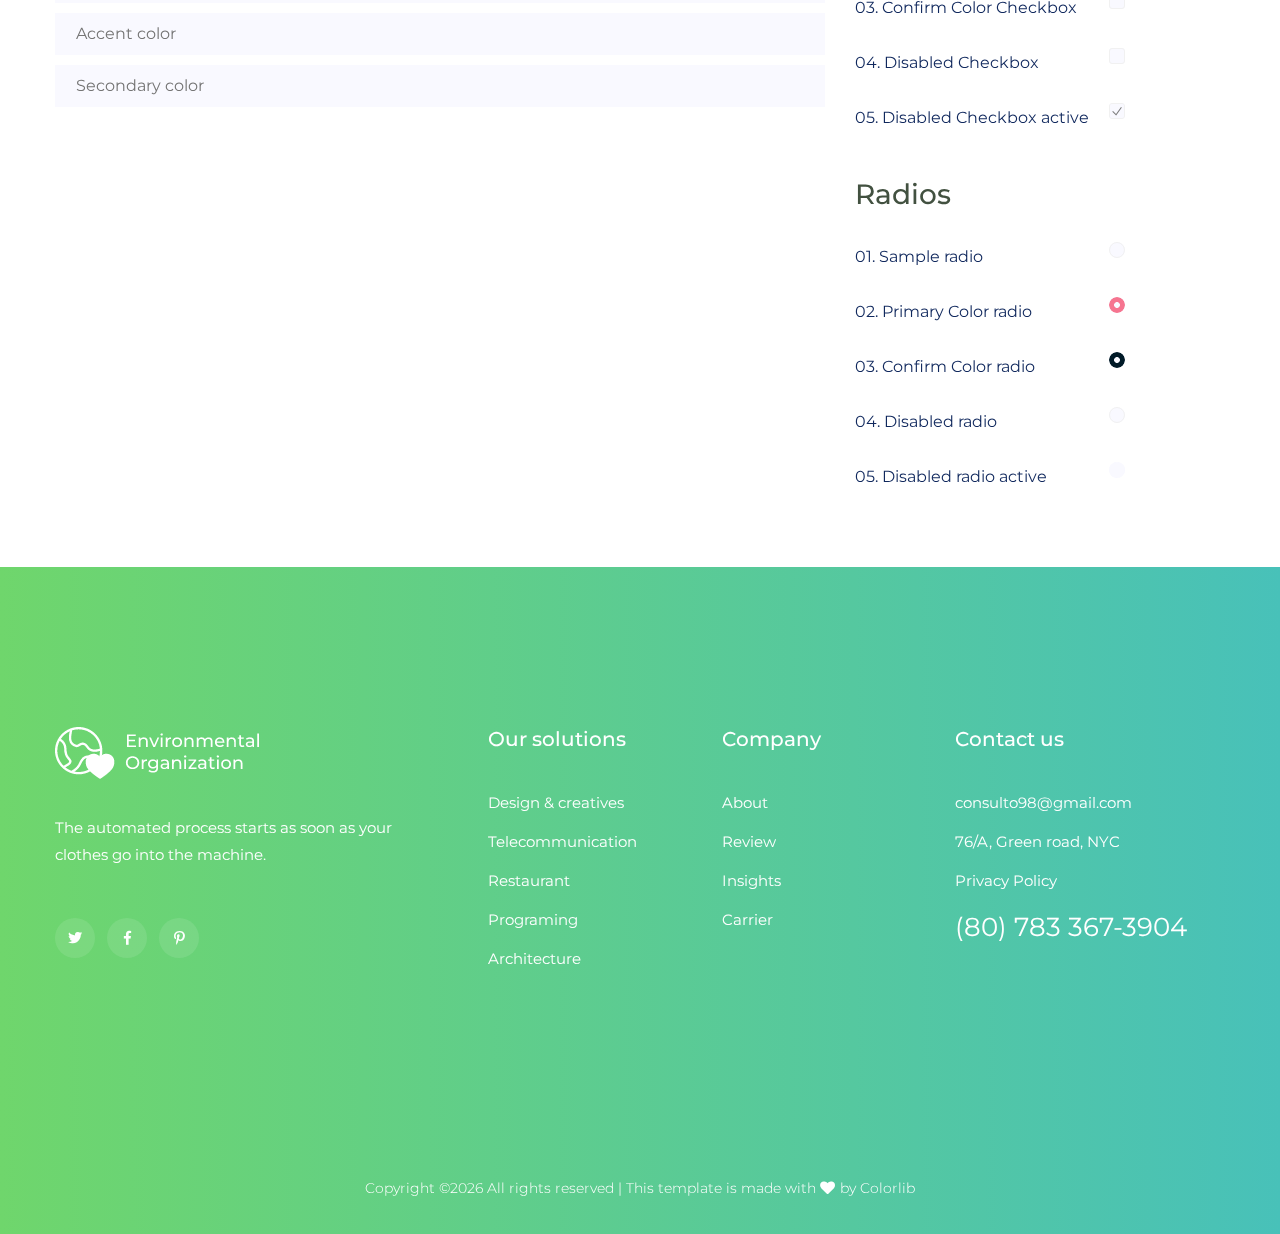
<file: elements.html>
<!doctype html>
<html class="no-js" lang="zxx">
<head>
	<meta charset="utf-8">
	<meta http-equiv="x-ua-compatible" content="ie=edge">
	<title>Environmental</title>
	<meta name="description" content="">
	<meta name="viewport" content="width=device-width, initial-scale=1">
	<link rel="shortcut icon" type="image/x-icon" href="assets/img/favicon.ico">

	<!-- CSS here -->
	<link rel="stylesheet" href="assets/css/bootstrap.min.css">
	<link rel="stylesheet" href="assets/css/owl.carousel.min.css">
	<link rel="stylesheet" href="assets/css/slicknav.css">
	<link rel="stylesheet" href="assets/css/animate.min.css">
	<link rel="stylesheet" href="assets/css/hamburgers.min.css">
	<link rel="stylesheet" href="assets/css/magnific-popup.css">
	<link rel="stylesheet" href="assets/css/fontawesome-all.min.css">
	<link rel="stylesheet" href="assets/css/themify-icons.css">
	<link rel="stylesheet" href="assets/css/slick.css">
	<link rel="stylesheet" href="assets/css/nice-select.css">
	<link rel="stylesheet" href="assets/css/style.css">
</head>
<body>
	<!--? Preloader Start -->
	<div id="preloader-active">
		<div class="preloader d-flex align-items-center justify-content-center">
			<div class="preloader-inner position-relative">
				<div class="preloader-circle"></div>
				<div class="preloader-img pere-text">
					<img src="assets/img/logo/loder.png" alt="">
				</div>
			</div>
		</div>
	</div>
	<!-- Preloader Start -->
	<header>
		<!-- Header Start -->
		<div class="header-area">
			<div class="main-header ">
				<div class="header-bottom  header-sticky">
					<div class="container-fluid">
						<div class="row align-items-center">
							<!-- Logo -->
							<div class="col-xl-2 col-lg-2">
								<div class="logo">
									<a href="index.html"><img src="assets/img/logo/logo.png" alt=""></a>
								</div>
							</div>
							<div class="col-xl-10 col-lg-10">
								<div class="menu-wrapper  d-flex align-items-center justify-content-end">
									<!-- Main-menu -->
									<div class="main-menu d-none d-lg-block">
										<nav>
											<ul id="navigation">                                                                                          
												<li><a href="index.html">Home</a></li>
												<li><a href="about.html">About</a></li>
												<li><a href="what-do.html">What we Do</a></li>
												<li><a href="projects.html">Projects</a></li>
												<li><a href="blog.html">Blog</a>
													<ul class="submenu">
														<li><a href="blog.html">Blog</a></li>
														<li><a href="blog_details.html">Blog Details</a></li>
														<li><a href="elements.html">Element</a></li>
													</ul>
												</li>
												<li><a href="contact.html">Contact</a></li>
											</ul>
										</nav>
									</div>
									<!-- Header-btn -->
									<div class="header-right-btn d-none d-lg-block ml-20">
										<a href="contact.html" class="btn header-btn">Make a Donation</a>
									</div>
								</div>
							</div> 
							<!-- Mobile Menu -->
							<div class="col-12">
								<div class="mobile_menu d-block d-lg-none"></div>
							</div>
						</div>
					</div>
				</div>
			</div>
		</div>
		<!-- Header End -->
	</header>
	<main>
		<!--? Hero Start -->
		<div class="slider-area2">
			<div class="slider-height2 d-flex align-items-center">
				<div class="container">
					<div class="row">
						<div class="col-xl-12">
							<div class="hero-cap hero-cap2 pt-70">
								<h2>Elements</h2>
								<nav aria-label="breadcrumb">
									<ol class="breadcrumb">
										<li class="breadcrumb-item"><a href="index.html">Home</a></li>
										<li class="breadcrumb-item"><a href="#">Elements</a></li> 
									</ol>
								</nav>
							</div>
						</div>
					</div>
				</div>
			</div>
		</div>
		<!-- Hero End -->
		<!--? Start Sample Area -->
		<section class="sample-text-area">
			<div class="container box_1170">
				<h3 class="text-heading">Text Sample</h3>
				<p class="sample-text">
					Every avid independent filmmaker has <b>Bold</b> about making that <i>Italic</i> interest documentary,
					or short
					film to show off their creative prowess. Many have great ideas and want to “wow”
					the<sup>Superscript</sup> scene,
					or video renters with their big project. But once you have the<sub>Subscript</sub> “in the can” (no easy
					feat), how
					do you move from a <del>Strike</del> through of master DVDs with the <u>“Underline”</u> marked
					hand-written title
					inside a secondhand CD case, to a pile of cardboard boxes full of shiny new, retail-ready DVDs, with UPC
					barcodes
					and polywrap sitting on your doorstep? You need to create eye-popping artwork and have your project
					replicated.
					Using a reputable full service DVD Replication company like PacificDisc, Inc. to partner with is
					certainly a
					helpful option to ensure a professional end result, but to help with your DVD replication project, here
					are 4 easy
					steps to follow for good DVD replication results:
					
				</p>
			</div>
		</section>
		<!-- End Sample Area -->
		<!--? Start Button -->
		<section class="button-area">
			<div class="container box_1170 border-top-generic">
				<h3 class="text-heading">Sample Buttons</h3>
				<div class="button-group-area">
					<a href="#" class="genric-btn default">Default</a>
					<a href="#" class="genric-btn primary">Primary</a>
					<a href="#" class="genric-btn success">Success</a>
					<a href="#" class="genric-btn info">Info</a>
					<a href="#" class="genric-btn warning">Warning</a>
					<a href="#" class="genric-btn danger">Danger</a>
					<a href="#" class="genric-btn link">Link</a>
					<a href="#" class="genric-btn disable">Disable</a>
				</div>
				<div class="button-group-area mt-10">
					<a href="#" class="genric-btn default-border">Default</a>
					<a href="#" class="genric-btn primary-border">Primary</a>
					<a href="#" class="genric-btn success-border">Success</a>
					<a href="#" class="genric-btn info-border">Info</a>
					<a href="#" class="genric-btn warning-border">Warning</a>
					<a href="#" class="genric-btn danger-border">Danger</a>
					<a href="#" class="genric-btn link-border">Link</a>
					<a href="#" class="genric-btn disable">Disable</a>
				</div>
				<div class="button-group-area mt-40">
					<a href="#" class="genric-btn default radius">Default</a>
					<a href="#" class="genric-btn primary radius">Primary</a>
					<a href="#" class="genric-btn success radius">Success</a>
					<a href="#" class="genric-btn info radius">Info</a>
					<a href="#" class="genric-btn warning radius">Warning</a>
					<a href="#" class="genric-btn danger radius">Danger</a>
					<a href="#" class="genric-btn link radius">Link</a>
					<a href="#" class="genric-btn disable radius">Disable</a>
				</div>
				<div class="button-group-area mt-10">
					<a href="#" class="genric-btn default-border radius">Default</a>
					<a href="#" class="genric-btn primary-border radius">Primary</a>
					<a href="#" class="genric-btn success-border radius">Success</a>
					<a href="#" class="genric-btn info-border radius">Info</a>
					<a href="#" class="genric-btn warning-border radius">Warning</a>
					<a href="#" class="genric-btn danger-border radius">Danger</a>
					<a href="#" class="genric-btn link-border radius">Link</a>
					<a href="#" class="genric-btn disable radius">Disable</a>
				</div>
				<div class="button-group-area mt-40">
					<a href="#" class="genric-btn default circle">Default</a>
					<a href="#" class="genric-btn primary circle">Primary</a>
					<a href="#" class="genric-btn success circle">Success</a>
					<a href="#" class="genric-btn info circle">Info</a>
					<a href="#" class="genric-btn warning circle">Warning</a>
					<a href="#" class="genric-btn danger circle">Danger</a>
					<a href="#" class="genric-btn link circle">Link</a>
					<a href="#" class="genric-btn disable circle">Disable</a>
				</div>
				<div class="button-group-area mt-10">
					<a href="#" class="genric-btn default-border circle">Default</a>
					<a href="#" class="genric-btn primary-border circle">Primary</a>
					<a href="#" class="genric-btn success-border circle">Success</a>
					<a href="#" class="genric-btn info-border circle">Info</a>
					<a href="#" class="genric-btn warning-border circle">Warning</a>
					<a href="#" class="genric-btn danger-border circle">Danger</a>
					<a href="#" class="genric-btn link-border circle">Link</a>
					<a href="#" class="genric-btn disable circle">Disable</a>
				</div>
				<div class="button-group-area mt-40">
					<a href="#" class="genric-btn default circle arrow">Default<span class="lnr lnr-arrow-right"></span></a>
					<a href="#" class="genric-btn primary circle arrow">Primary<span class="lnr lnr-arrow-right"></span></a>
					<a href="#" class="genric-btn success circle arrow">Success<span class="lnr lnr-arrow-right"></span></a>
					<a href="#" class="genric-btn info circle arrow">Info<span class="lnr lnr-arrow-right"></span></a>
					<a href="#" class="genric-btn warning circle arrow">Warning<span class="lnr lnr-arrow-right"></span></a>
					<a href="#" class="genric-btn danger circle arrow">Danger<span class="lnr lnr-arrow-right"></span></a>
				</div>
				<div class="button-group-area mt-10">
					<a href="#" class="genric-btn default-border circle arrow">Default<span
						class="lnr lnr-arrow-right"></span></a>
						<a href="#" class="genric-btn primary-border circle arrow">Primary<span
							class="lnr lnr-arrow-right"></span></a>
							<a href="#" class="genric-btn success-border circle arrow">Success<span
								class="lnr lnr-arrow-right"></span></a>
								<a href="#" class="genric-btn info-border circle arrow">Info<span
									class="lnr lnr-arrow-right"></span></a>
									<a href="#" class="genric-btn warning-border circle arrow">Warning<span
										class="lnr lnr-arrow-right"></span></a>
										<a href="#" class="genric-btn danger-border circle arrow">Danger<span
											class="lnr lnr-arrow-right"></span></a>
										</div>
										<div class="button-group-area mt-40">
											<a href="#" class="genric-btn primary e-large">Extra Large</a>
											<a href="#" class="genric-btn success large">Large</a>
											<a href="#" class="genric-btn primary">Default</a>
											<a href="#" class="genric-btn success medium">Medium</a>
											<a href="#" class="genric-btn primary small">Small</a>
										</div>
										<div class="button-group-area mt-10">
											<a href="#" class="genric-btn primary-border e-large">Extra Large</a>
											<a href="#" class="genric-btn success-border large">Large</a>
											<a href="#" class="genric-btn primary-border">Default</a>
											<a href="#" class="genric-btn success-border medium">Medium</a>
											<a href="#" class="genric-btn primary-border small">Small</a>
										</div>
									</div>
								</section>
								<!-- End Button -->
								<!--? Start Align Area -->
								<div class="whole-wrap">
									<div class="container box_1170">
										<div class="section-top-border">
											<h3 class="mb-30">Left Aligned</h3>
											<div class="row">
												<div class="col-md-3">
													<img src="assets/img/elements/d.jpg" alt="" class="img-fluid">
												</div>
												<div class="col-md-9 mt-sm-20">
													<p>Recently, the US Federal government banned online casinos from operating in America by making
														it illegal to
														transfer money to them through any US bank or payment system. As a result of this law, most
														of the popular
														online casino networks such as Party Gaming and PlayTech left the United States. Overnight,
														online casino
														players found themselves being chased by the Federal government. But, after a fortnight, the
														online casino
														industry came up with a solution and new online casinos started taking root. These began to
														operate under a
														different business umbrella, and by doing that, rendered the transfer of money to and from
														them legal. A major
														part of this was enlisting electronic banking systems that would accept this new
														clarification and start doing
														business with me. Listed in this article are the electronic banking systems that accept
														players from the United
													States that wish to play in online casinos.</p>
												</div>
											</div>
										</div>
										<div class="section-top-border text-right">
											<h3 class="mb-30">Right Aligned</h3>
											<div class="row">
												<div class="col-md-9">
													<p class="text-right">Over time, even the most sophisticated, memory packed computer can begin
														to run slow if we
														don’t do something to prevent it. The reason why has less to do with how computers are made
														and how they age and
														more to do with the way we use them. You see, all of the daily tasks that we do on our PC
														from running programs
														to downloading and deleting software can make our computer sluggish. To keep this from
														happening, you need to
														understand the reasons why your PC is getting slower and do something to keep your PC
														running at its best. You
													can do this through regular maintenance and PC performance optimization programs</p>
													<p class="text-right">Before we discuss all of the things that could be affecting your PC’s
														performance, let’s
													talk a little about what symptoms</p>
												</div>
												<div class="col-md-3">
													<img src="assets/img/elements/d.jpg" alt="" class="img-fluid">
												</div>
											</div>
										</div>
										<div class="section-top-border">
											<h3 class="mb-30">Definition</h3>
											<div class="row">
												<div class="col-md-4">
													<div class="single-defination">
														<h4 class="mb-20">Definition 01</h4>
														<p>Recently, the US Federal government banned online casinos from operating in America by
															making it illegal to
															transfer money to them through any US bank or payment system. As a result of this law,
															most of the popular
														online casino networks</p>
													</div>
												</div>
												<div class="col-md-4">
													<div class="single-defination">
														<h4 class="mb-20">Definition 02</h4>
														<p>Recently, the US Federal government banned online casinos from operating in America by
															making it illegal to
															transfer money to them through any US bank or payment system. As a result of this law,
															most of the popular
														online casino networks</p>
													</div>
												</div>
												<div class="col-md-4">
													<div class="single-defination">
														<h4 class="mb-20">Definition 03</h4>
														<p>Recently, the US Federal government banned online casinos from operating in America by
															making it illegal to
															transfer money to them through any US bank or payment system. As a result of this law,
															most of the popular
														online casino networks</p>
													</div>
												</div>
											</div>
										</div>
										<div class="section-top-border">
											<h3 class="mb-30">Block Quotes</h3>
											<div class="row">
												<div class="col-lg-12">
													<blockquote class="generic-blockquote">
														“Recently, the US Federal government banned online casinos from operating in America by
														making it illegal to
														transfer money to them through any US bank or payment system. As a result of this law, most
														of the popular
														online casino networks such as Party Gaming and PlayTech left the United States. Overnight,
														online casino
														players found themselves being chased by the Federal government. But, after a fortnight, the
														online casino
														industry came up with a solution and new online casinos started taking root. These began to
														operate under a
														different business umbrella, and by doing that, rendered the transfer of money to and from
														them legal. A major
														part of this was enlisting electronic banking systems that would accept this new
														clarification and start doing
														business with me. Listed in this article are the electronic banking”
													</blockquote>
												</div>
											</div>
										</div>
										<div class="section-top-border">
											<h3 class="mb-30">Table</h3>
											<div class="progress-table-wrap">
												<div class="progress-table">
													<div class="table-head">
														<div class="serial">#</div>
														<div class="country">Countries</div>
														<div class="visit">Visits</div>
														<div class="percentage">Percentages</div>
													</div>
													<div class="table-row">
														<div class="serial">01</div>
														<div class="country"> <img src="assets/img/elements/f1.jpg" alt="flag">Canada</div>
														<div class="visit">645032</div>
														<div class="percentage">
															<div class="progress">
																<div class="progress-bar color-1" role="progressbar" style="width: 80%"
																aria-valuenow="80" aria-valuemin="0" aria-valuemax="100"></div>
															</div>
														</div>
													</div>
													<div class="table-row">
														<div class="serial">02</div>
														<div class="country"> <img src="assets/img/elements/f2.jpg" alt="flag">Canada</div>
														<div class="visit">645032</div>
														<div class="percentage">
															<div class="progress">
																<div class="progress-bar color-2" role="progressbar" style="width: 30%"
																aria-valuenow="30" aria-valuemin="0" aria-valuemax="100"></div>
															</div>
														</div>
													</div>
													<div class="table-row">
														<div class="serial">03</div>
														<div class="country"> <img src="assets/img/elements/f3.jpg" alt="flag">Canada</div>
														<div class="visit">645032</div>
														<div class="percentage">
															<div class="progress">
																<div class="progress-bar color-3" role="progressbar" style="width: 55%"
																aria-valuenow="55" aria-valuemin="0" aria-valuemax="100"></div>
															</div>
														</div>
													</div>
													<div class="table-row">
														<div class="serial">04</div>
														<div class="country"> <img src="assets/img/elements/f4.jpg" alt="flag">Canada</div>
														<div class="visit">645032</div>
														<div class="percentage">
															<div class="progress">
																<div class="progress-bar color-4" role="progressbar" style="width: 60%"
																aria-valuenow="60" aria-valuemin="0" aria-valuemax="100"></div>
															</div>
														</div>
													</div>
													<div class="table-row">
														<div class="serial">05</div>
														<div class="country"> <img src="assets/img/elements/f5.jpg" alt="flag">Canada</div>
														<div class="visit">645032</div>
														<div class="percentage">
															<div class="progress">
																<div class="progress-bar color-5" role="progressbar" style="width: 40%"
																aria-valuenow="40" aria-valuemin="0" aria-valuemax="100"></div>
															</div>
														</div>
													</div>
													<div class="table-row">
														<div class="serial">06</div>
														<div class="country"> <img src="assets/img/elements/f6.jpg" alt="flag">Canada</div>
														<div class="visit">645032</div>
														<div class="percentage">
															<div class="progress">
																<div class="progress-bar color-6" role="progressbar" style="width: 70%"
																aria-valuenow="70" aria-valuemin="0" aria-valuemax="100"></div>
															</div>
														</div>
													</div>
													<div class="table-row">
														<div class="serial">07</div>
														<div class="country"> <img src="assets/img/elements/f7.jpg" alt="flag">Canada</div>
														<div class="visit">645032</div>
														<div class="percentage">
															<div class="progress">
																<div class="progress-bar color-7" role="progressbar" style="width: 30%"
																aria-valuenow="30" aria-valuemin="0" aria-valuemax="100"></div>
															</div>
														</div>
													</div>
													<div class="table-row">
														<div class="serial">08</div>
														<div class="country"> <img src="assets/img/elements/f8.jpg" alt="flag">Canada</div>
														<div class="visit">645032</div>
														<div class="percentage">
															<div class="progress">
																<div class="progress-bar color-8" role="progressbar" style="width: 60%"
																aria-valuenow="60" aria-valuemin="0" aria-valuemax="100"></div>
															</div>
														</div>
													</div>
												</div>
											</div>
										</div>
										<div class="section-top-border">
											<h3>Image Gallery</h3>
											<div class="row gallery-item">
												<div class="col-md-4">
													<a href="assets/img/elements/g1.jpg" class="img-pop-up">
														<div class="single-gallery-image" style="background: url(assets/img/elements/g1.jpg);"></div>
													</a>
												</div>
												<div class="col-md-4">
													<a href="assets/img/elements/g2.jpg" class="img-pop-up">
														<div class="single-gallery-image" style="background: url(assets/img/elements/g2.jpg);"></div>
													</a>
												</div>
												<div class="col-md-4">
													<a href="assets/img/elements/g3.jpg" class="img-pop-up">
														<div class="single-gallery-image" style="background: url(assets/img/elements/g3.jpg);"></div>
													</a>
												</div>
												<div class="col-md-6">
													<a href="assets/img/elements/g4.jpg" class="img-pop-up">
														<div class="single-gallery-image" style="background: url(assets/img/elements/g4.jpg);"></div>
													</a>
												</div>
												<div class="col-md-6">
													<a href="assets/img/elements/g5.jpg" class="img-pop-up">
														<div class="single-gallery-image" style="background: url(assets/img/elements/g5.jpg);"></div>
													</a>
												</div>
												<div class="col-md-4">
													<a href="assets/img/elements/g6.jpg" class="img-pop-up">
														<div class="single-gallery-image" style="background: url(assets/img/elements/g6.jpg);"></div>
													</a>
												</div>
												<div class="col-md-4">
													<a href="assets/img/elements/g7.jpg" class="img-pop-up">
														<div class="single-gallery-image" style="background: url(assets/img/elements/g7.jpg);"></div>
													</a>
												</div>
												<div class="col-md-4">
													<a href="assets/img/elements/g8.jpg" class="img-pop-up">
														<div class="single-gallery-image" style="background: url(assets/img/elements/g8.jpg);"></div>
													</a>
												</div>
											</div>
										</div>
										<div class="section-top-border">
											<div class="row">
												<div class="col-md-4">
													<h3 class="mb-20">Image Gallery</h3>
													<div class="typography">
														<h1>This is header 01</h1>
														<h2>This is header 02</h2>
														<h3>This is header 03</h3>
														<h4>This is header 04</h4>
														<h5>This is header 01</h5>
														<h6>This is header 01</h6>
													</div>
												</div>
												<div class="col-md-4 mt-sm-30">
													<h3 class="mb-20">Unordered List</h3>
													<div class="">
														<ul class="unordered-list">
															<li>Fta Keys</li>
															<li>For Women Only Your Computer Usage</li>
															<li>Facts Why Inkjet Printing Is Very Appealing
																<ul>
																	<li>Addiction When Gambling Becomes
																		<ul>
																			<li>Protective Preventative Maintenance</li>
																		</ul>
																	</li>
																</ul>
															</li>
															<li>Dealing With Technical Support 10 Useful Tips</li>
															<li>Make Myspace Your Best Designed Space</li>
															<li>Cleaning And Organizing Your Computer</li>
														</ul>
													</div>
												</div>
												<div class="col-md-4 mt-sm-30">
													<h3 class="mb-20">Ordered List</h3>
													<div class="">
														<ol class="ordered-list">
															<li><span>Fta Keys</span></li>
															<li><span>For Women Only Your Computer Usage</span></li>
															<li><span>Facts Why Inkjet Printing Is Very Appealing</span>
																<ol class="ordered-list-alpha">
																	<li><span>Addiction When Gambling Becomes</span>
																		<ol class="ordered-list-roman">
																			<li><span>Protective Preventative Maintenance</span></li>
																		</ol>
																	</li>
																</ol>
															</li>
															<li><span>Dealing With Technical Support 10 Useful Tips</span></li>
															<li><span>Make Myspace Your Best Designed Space</span></li>
															<li><span>Cleaning And Organizing Your Computer</span></li>
														</ol>
													</div>
												</div>
											</div>
										</div>
										<div class="section-top-border">
											<div class="row">
												<div class="col-lg-8 col-md-8">
													<h3 class="mb-30">Form Element</h3>
													<form action="#">
														<div class="mt-10">
															<input type="text" name="first_name" placeholder="First Name"
															onfocus="this.placeholder = ''" onblur="this.placeholder = 'First Name'" required
															class="single-input">
														</div>
														<div class="mt-10">
															<input type="text" name="last_name" placeholder="Last Name"
															onfocus="this.placeholder = ''" onblur="this.placeholder = 'Last Name'" required
															class="single-input">
														</div>
														<div class="mt-10">
															<input type="text" name="last_name" placeholder="Last Name"
															onfocus="this.placeholder = ''" onblur="this.placeholder = 'Last Name'" required
															class="single-input">
														</div>
														<div class="mt-10">
															<input type="email" name="EMAIL" placeholder="Email address"
															onfocus="this.placeholder = ''" onblur="this.placeholder = 'Email address'" required
															class="single-input">
														</div>
														<div class="input-group-icon mt-10">
															<div class="icon"><i class="fa fa-thumb-tack" aria-hidden="true"></i></div>
															<input type="text" name="address" placeholder="Address" onfocus="this.placeholder = ''"
															onblur="this.placeholder = 'Address'" required class="single-input">
														</div>
														<div class="input-group-icon mt-10">
															<div class="icon"><i class="fa fa-plane" aria-hidden="true"></i></div>
															<div class="form-select" id="default-select"">
																<select>
																	<option value=" 1">City</option>
																	<option value="1">Dhaka</option>
																	<option value="1">Dilli</option>
																	<option value="1">Newyork</option>
																	<option value="1">Islamabad</option>
																</select>
															</div>
														</div>
														<div class="input-group-icon mt-10">
															<div class="icon"><i class="fa fa-globe" aria-hidden="true"></i></div>
															<div class="form-select" id="default-select"">
																<select>
																	<option value=" 1">Country</option>
																	<option value="1">Bangladesh</option>
																	<option value="1">India</option>
																	<option value="1">England</option>
																	<option value="1">Srilanka</option>
																</select>
															</div>
														</div>
														
														<div class="mt-10">
															<textarea class="single-textarea" placeholder="Message" onfocus="this.placeholder = ''"
															onblur="this.placeholder = 'Message'" required></textarea>
														</div>
														<div class="mt-10">
															<input type="text" name="first_name" placeholder="Primary color"
															onfocus="this.placeholder = ''" onblur="this.placeholder = 'Primary color'" required
															class="single-input-primary">
														</div>
														<div class="mt-10">
															<input type="text" name="first_name" placeholder="Accent color"
															onfocus="this.placeholder = ''" onblur="this.placeholder = 'Accent color'" required
															class="single-input-accent">
														</div>
														<div class="mt-10">
															<input type="text" name="first_name" placeholder="Secondary color"
															onfocus="this.placeholder = ''" onblur="this.placeholder = 'Secondary color'"
															required class="single-input-secondary">
														</div>
													</form>
												</div>
												<div class="col-lg-3 col-md-4 mt-sm-30">
													<div class="single-element-widget">
														<h3 class="mb-30">Switches</h3>
														<div class="switch-wrap d-flex justify-content-between">
															<p>01. Sample Switch</p>
															<div class="primary-switch">
																<input type="checkbox" id="default-switch">
																<label for="default-switch"></label>
															</div>
														</div>
														<div class="switch-wrap d-flex justify-content-between">
															<p>02. Primary Color Switch</p>
															<div class="primary-switch">
																<input type="checkbox" id="primary-switch" checked>
																<label for="primary-switch"></label>
															</div>
														</div>
														<div class="switch-wrap d-flex justify-content-between">
															<p>03. Confirm Color Switch</p>
															<div class="confirm-switch">
																<input type="checkbox" id="confirm-switch" checked>
																<label for="confirm-switch"></label>
															</div>
														</div>
													</div>
													<div class="single-element-widget mt-30">
														<h3 class="mb-30">Selectboxes</h3>
														<div class="default-select" id="default-select"">
															<select>
																<option value=" 1">English</option>
																<option value="1">Spanish</option>
																<option value="1">Arabic</option>
																<option value="1">Portuguise</option>
																<option value="1">Bengali</option>
															</select>
														</div>
													</div>
													<div class="single-element-widget mt-30">
														<h3 class="mb-30">Checkboxes</h3>
														<div class="switch-wrap d-flex justify-content-between">
															<p>01. Sample Checkbox</p>
															<div class="primary-checkbox">
																<input type="checkbox" id="default-checkbox">
																<label for="default-checkbox"></label>
															</div>
														</div>
														<div class="switch-wrap d-flex justify-content-between">
															<p>02. Primary Color Checkbox</p>
															<div class="primary-checkbox">
																<input type="checkbox" id="primary-checkbox" checked>
																<label for="primary-checkbox"></label>
															</div>
														</div>
														<div class="switch-wrap d-flex justify-content-between">
															<p>03. Confirm Color Checkbox</p>
															<div class="confirm-checkbox">
																<input type="checkbox" id="confirm-checkbox">
																<label for="confirm-checkbox"></label>
															</div>
														</div>
														<div class="switch-wrap d-flex justify-content-between">
															<p>04. Disabled Checkbox</p>
															<div class="disabled-checkbox">
																<input type="checkbox" id="disabled-checkbox" disabled>
																<label for="disabled-checkbox"></label>
															</div>
														</div>
														<div class="switch-wrap d-flex justify-content-between">
															<p>05. Disabled Checkbox active</p>
															<div class="disabled-checkbox">
																<input type="checkbox" id="disabled-checkbox-active" checked disabled>
																<label for="disabled-checkbox-active"></label>
															</div>
														</div>
													</div>
													<div class="single-element-widget mt-30">
														<h3 class="mb-30">Radios</h3>
														<div class="switch-wrap d-flex justify-content-between">
															<p>01. Sample radio</p>
															<div class="primary-radio">
																<input type="checkbox" id="default-radio">
																<label for="default-radio"></label>
															</div>
														</div>
														<div class="switch-wrap d-flex justify-content-between">
															<p>02. Primary Color radio</p>
															<div class="primary-radio">
																<input type="checkbox" id="primary-radio" checked>
																<label for="primary-radio"></label>
															</div>
														</div>
														<div class="switch-wrap d-flex justify-content-between">
															<p>03. Confirm Color radio</p>
															<div class="confirm-radio">
																<input type="checkbox" id="confirm-radio" checked>
																<label for="confirm-radio"></label>
															</div>
														</div>
														<div class="switch-wrap d-flex justify-content-between">
															<p>04. Disabled radio</p>
															<div class="disabled-radio">
																<input type="checkbox" id="disabled-radio" disabled>
																<label for="disabled-radio"></label>
															</div>
														</div>
														<div class="switch-wrap d-flex justify-content-between">
															<p>05. Disabled radio active</p>
															<div class="disabled-radio">
																<input type="checkbox" id="disabled-radio-active" checked disabled>
																<label for="disabled-radio-active"></label>
															</div>
														</div>
													</div>
												</div>
											</div>
										</div>
									</div>
								</div>
								<!-- End Align Area -->
							</main>
							<footer>
								<div class="footer-wrapper">
									<!-- Footer Start-->
									<div class="footer-area footer-padding">
										<div class="container ">
											<div class="row justify-content-between">
												<div class="col-xl-4 col-lg-3 col-md-8 col-sm-8">
													<div class="single-footer-caption mb-50">
														<div class="single-footer-caption mb-30">
															<!-- logo -->
															<div class="footer-logo mb-35">
																<a href="index.html"><img src="assets/img/logo/logo2_footer.png" alt=""></a>
															</div>
															<div class="footer-tittle">
																<div class="footer-pera">
																	<p>The automated process starts as soon as your clothes go into the machine.</p>
																</div>
															</div>
															<!-- social -->
															<div class="footer-social">
																<a href="#"><i class="fab fa-twitter"></i></a>
																<a href="https://bit.ly/sai4ull"><i class="fab fa-facebook-f"></i></a>
																<a href="#"><i class="fab fa-pinterest-p"></i></a>
															</div>
														</div>
													</div>
												</div>
												<div class="col-xl-2 col-lg-3 col-md-4 col-sm-4">
													<div class="single-footer-caption mb-50">
														<div class="footer-tittle">
															<h4>Our solutions</h4>
															<ul>
																<li><a href="#">Design & creatives</a></li>
																<li><a href="#">Telecommunication</a></li>
																<li><a href="#">Restaurant</a></li>
																<li><a href="#">Programing</a></li>
																<li><a href="#">Architecture</a></li>
															</ul>
														</div>
													</div>
												</div>
												<div class="col-xl-2 col-lg-2 col-md-4 col-sm-4">
													<div class="single-footer-caption mb-50">
														<div class="footer-tittle">
															<h4>Company</h4>
															<ul>
																<li><a href="#">About</a></li>
																<li><a href="#">Review</a></li>
																<li><a href="#">Insights</a></li>
																<li><a href="#">Carrier</a></li>
															</ul>
														</div>
													</div>
												</div>
												<div class="col-xl-3 col-lg-4 col-md-6 col-sm-4">
													<div class="single-footer-caption mb-50">
														<div class="footer-tittle">
															<h4>Contact us</h4>
															<ul>
																<li><a href="#">consulto98@gmail.com</a></li>
																<li><a href="#">76/A, Green road, NYC</a></li>
																<li><a href="#">Privacy Policy</a></li>
																<li class="number"><a href="#">(80) 783 367-3904</a></li>
															</ul>
														</div>
													</div>
												</div>
											</div>
										</div>
									</div>
									<!-- footer-bottom area -->
									<div class="footer-bottom-area">
										<div class="container">
											<div class="footer-border">
												<div class="row d-flex align-items-center">
													<div class="col-xl-12 ">
														<div class="footer-copy-right text-center">
															<p><!-- Link back to Colorlib can't be removed. Template is licensed under CC BY 3.0. -->
																Copyright &copy;<script>document.write(new Date().getFullYear());</script> All rights reserved | This template is made with <i class="fa fa-heart" aria-hidden="true"></i> by <a href="https://colorlib.com" target="_blank">Colorlib</a>
																<!-- Link back to Colorlib can't be removed. Template is licensed under CC BY 3.0. --></p>
															</div>
														</div>
													</div>
												</div>
											</div>
										</div>
										<!-- Footer End-->
									</div>
								</footer>
								<!-- Scroll Up -->
								<div id="back-top" >
									<a title="Go to Top" href="#"> <i class="fas fa-level-up-alt"></i></a>
								</div>
								<!-- JS here -->

								<script src="./assets/js/vendor/modernizr-3.5.0.min.js"></script>
								<!-- Jquery, Popper, Bootstrap -->
								<script src="./assets/js/vendor/jquery-1.12.4.min.js"></script>
								<script src="./assets/js/popper.min.js"></script>
								<script src="./assets/js/bootstrap.min.js"></script>
								<!-- Jquery Mobile Menu -->
								<script src="./assets/js/jquery.slicknav.min.js"></script>

								<!-- Jquery Slick , Owl-Carousel Plugins -->
								<script src="./assets/js/owl.carousel.min.js"></script>
								<script src="./assets/js/slick.min.js"></script>
								<!-- One Page, Animated-HeadLin -->
								<script src="./assets/js/wow.min.js"></script>
								<script src="./assets/js/animated.headline.js"></script>
								<script src="./assets/js/jquery.magnific-popup.js"></script>

								<!-- Date Picker -->
								<script src="./assets/js/gijgo.min.js"></script>
								<!-- Nice-select, sticky -->
								<script src="./assets/js/jquery.nice-select.min.js"></script>
								<script src="./assets/js/jquery.sticky.js"></script>
								
								<!-- counter , waypoint,Hover Direction -->
								<script src="./assets/js/jquery.counterup.min.js"></script>
								<script src="./assets/js/waypoints.min.js"></script>
								<script src="./assets/js/jquery.countdown.min.js"></script>
								<script src="./assets/js/hover-direction-snake.min.js"></script>

								<!-- contact js -->
								<script src="./assets/js/contact.js"></script>
								<script src="./assets/js/jquery.form.js"></script>
								<script src="./assets/js/jquery.validate.min.js"></script>
								<script src="./assets/js/mail-script.js"></script>
								<script src="./assets/js/jquery.ajaxchimp.min.js"></script>
								
								<!-- Jquery Plugins, main Jquery -->	
								<script src="./assets/js/plugins.js"></script>
								<script src="./assets/js/main.js"></script>
								
							</body>
							</html>
</file>
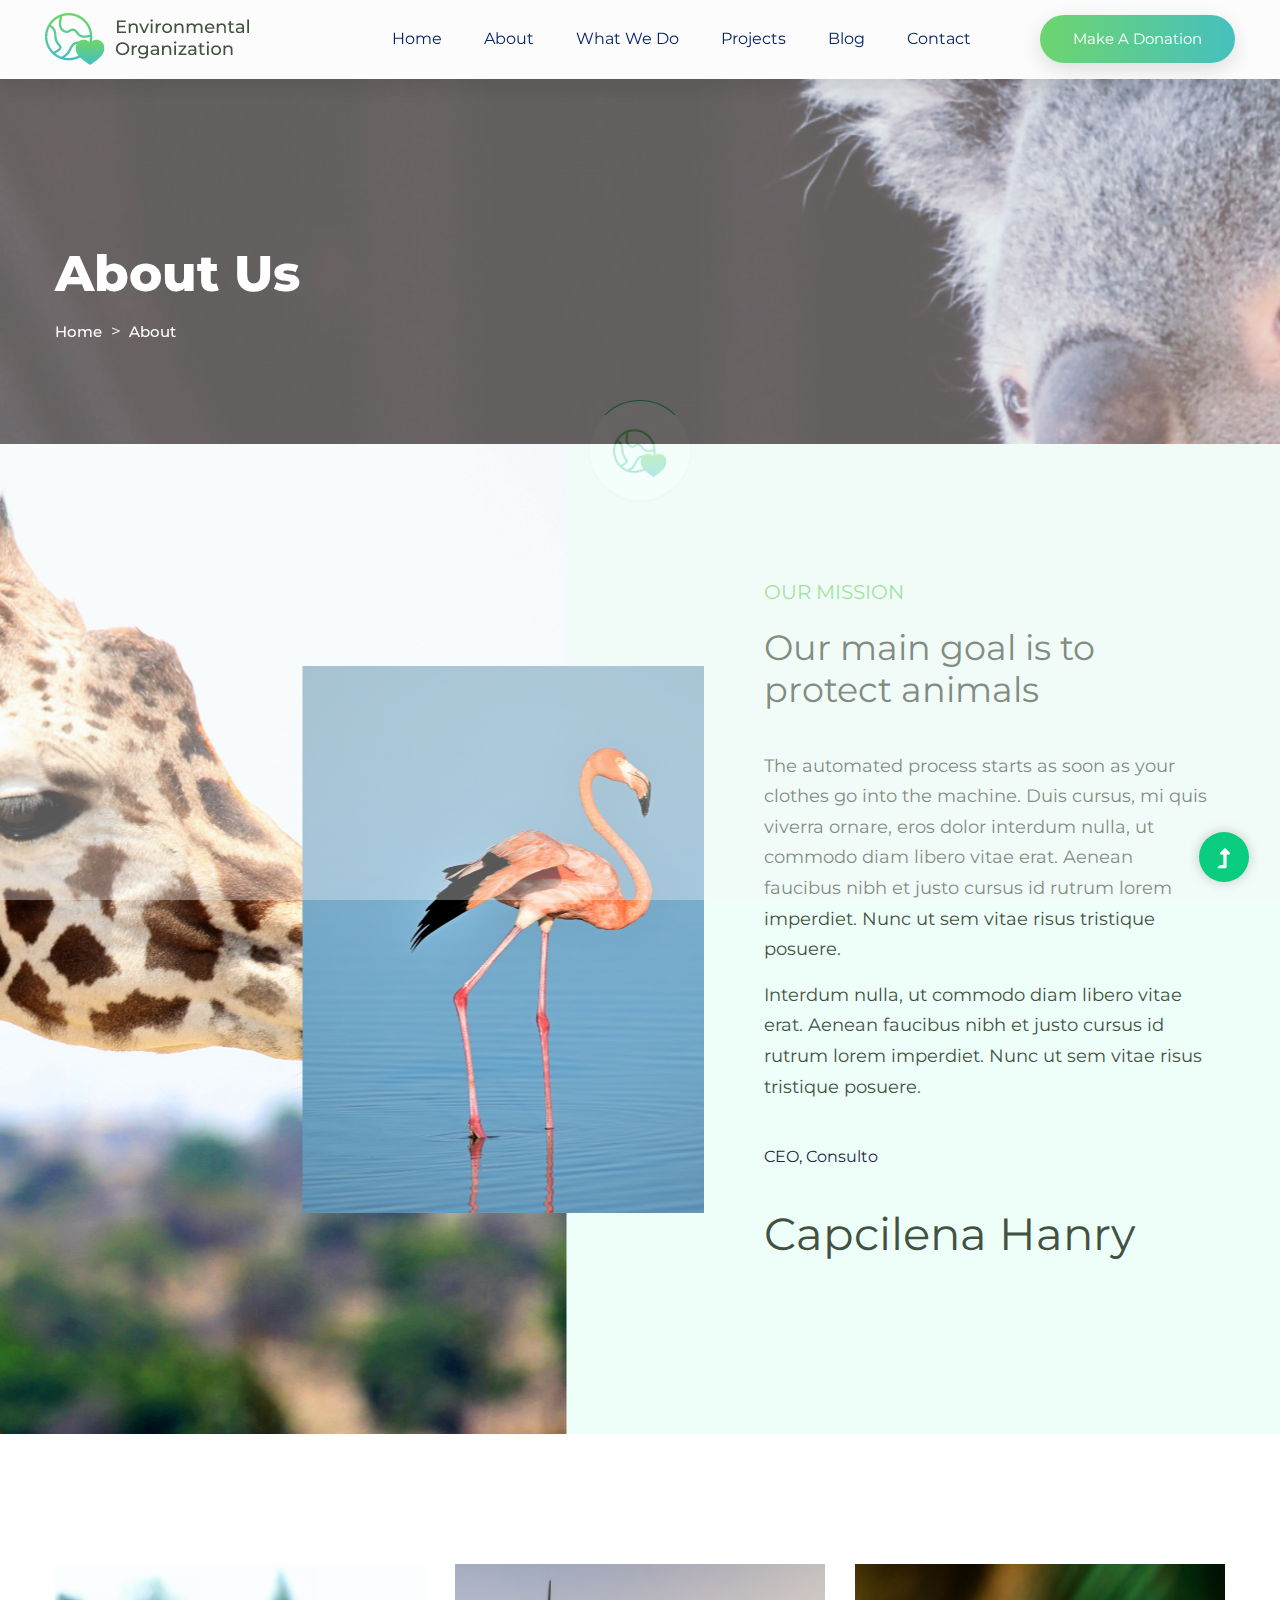
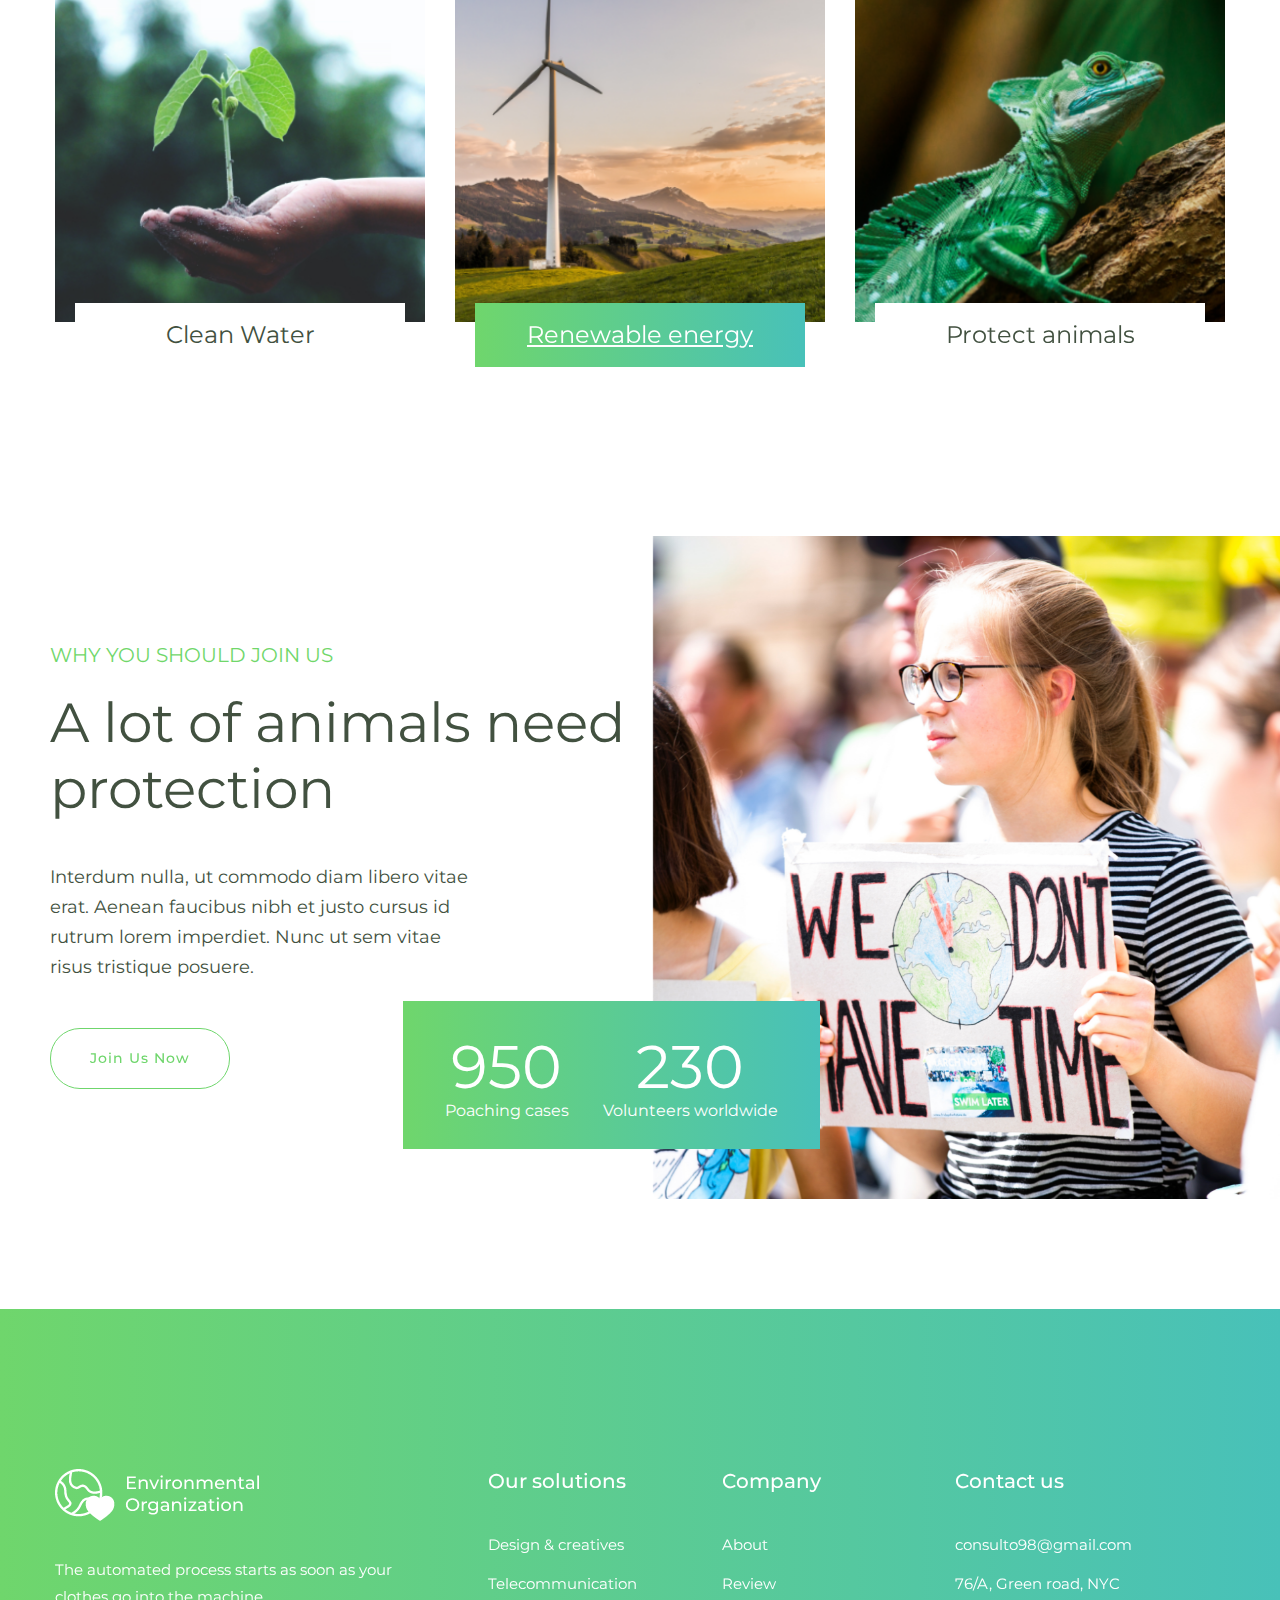
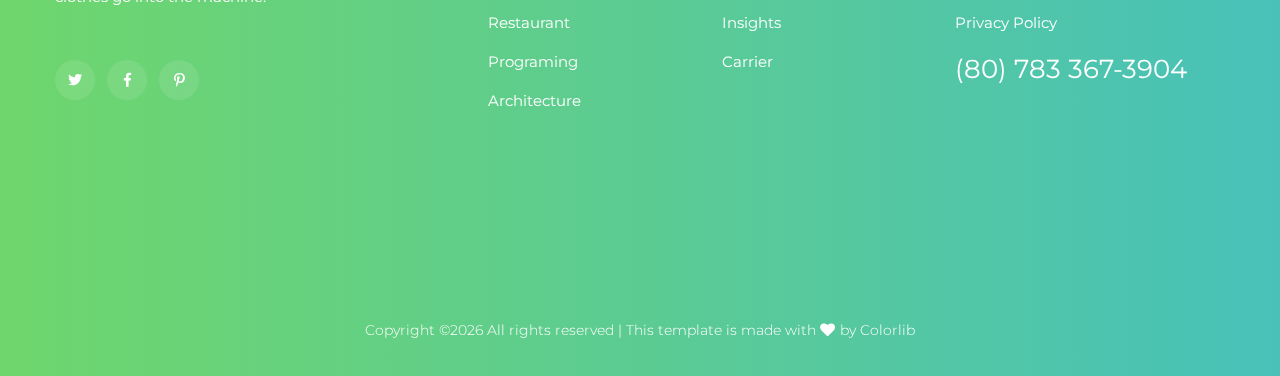
<file: environmentalorganization-main/about.html>
<!doctype html>
<html class="no-js" lang="zxx">
<head>
    <meta charset="utf-8">
    <meta http-equiv="x-ua-compatible" content="ie=edge">
    <title>Environmental</title>
    <meta name="description" content="">
    <meta name="viewport" content="width=device-width, initial-scale=1">
    <link rel="manifest" href="site.webmanifest">
    <link rel="shortcut icon" type="image/x-icon" href="assets/img/favicon.ico">

    <!-- CSS here -->
    <link rel="stylesheet" href="assets/css/bootstrap.min.css">
    <link rel="stylesheet" href="assets/css/owl.carousel.min.css">
    <link rel="stylesheet" href="assets/css/slicknav.css">
    <link rel="stylesheet" href="assets/css/flaticon.css">
    <link rel="stylesheet" href="assets/css/progressbar_barfiller.css">
    <link rel="stylesheet" href="assets/css/gijgo.css">
    <link rel="stylesheet" href="assets/css/animate.min.css">
    <link rel="stylesheet" href="assets/css/animated-headline.css">
    <link rel="stylesheet" href="assets/css/magnific-popup.css">
    <link rel="stylesheet" href="assets/css/fontawesome-all.min.css">
    <link rel="stylesheet" href="assets/css/themify-icons.css">
    <link rel="stylesheet" href="assets/css/slick.css">
    <link rel="stylesheet" href="assets/css/nice-select.css">
    <link rel="stylesheet" href="assets/css/style.css">
</head>
<body>
    <!-- ? Preloader Start -->
    <div id="preloader-active">
        <div class="preloader d-flex align-items-center justify-content-center">
            <div class="preloader-inner position-relative">
                <div class="preloader-circle"></div>
                <div class="preloader-img pere-text">
                    <img src="assets/img/logo/loder.png" alt="">
                </div>
            </div>
        </div>
    </div>
    <!-- Preloader Start -->
    <header>
        <!-- Header Start -->
        <div class="header-area">
            <div class="main-header ">
                <div class="header-bottom  header-sticky">
                    <div class="container-fluid">
                        <div class="row align-items-center">
                            <!-- Logo -->
                            <div class="col-xl-2 col-lg-2">
                                <div class="logo">
                                    <a href="index.html"><img src="assets/img/logo/logo.png" alt=""></a>
                                </div>
                            </div>
                            <div class="col-xl-10 col-lg-10">
                                <div class="menu-wrapper  d-flex align-items-center justify-content-end">
                                    <!-- Main-menu -->
                                    <div class="main-menu d-none d-lg-block">
                                        <nav>
                                            <ul id="navigation">                                                                                          
                                                <li><a href="index.html">Home</a></li>
                                                <li><a href="about.html">About</a></li>
                                                <li><a href="what-do.html">What we Do</a></li>
                                                <li><a href="projects.html">Projects</a></li>
                                                <li><a href="blog.html">Blog</a>
                                                    <ul class="submenu">
                                                        <li><a href="blog.html">Blog</a></li>
                                                        <li><a href="blog_details.html">Blog Details</a></li>
                                                        <li><a href="elements.html">Element</a></li>
                                                    </ul>
                                                </li>
                                                <li><a href="contact.html">Contact</a></li>
                                            </ul>
                                        </nav>
                                    </div>
                                    <!-- Header-btn -->
                                    <div class="header-right-btn d-none d-lg-block ml-20">
                                        <a href="contact.html" class="btn header-btn">Make a Donation</a>
                                    </div>
                                </div>
                            </div> 
                            <!-- Mobile Menu -->
                            <div class="col-12">
                                <div class="mobile_menu d-block d-lg-none"></div>
                            </div>
                        </div>
                    </div>
                </div>
            </div>
        </div>
        <!-- Header End -->
    </header>
    <main>
        <!--? Hero Start -->
        <div class="slider-area2">
            <div class="slider-height2 d-flex align-items-center">
                <div class="container">
                    <div class="row">
                        <div class="col-xl-12">
                            <div class="hero-cap hero-cap2 pt-70">
                                <h2>About us</h2>
                                <nav aria-label="breadcrumb">
                                    <ol class="breadcrumb">
                                        <li class="breadcrumb-item"><a href="index.html">Home</a></li>
                                        <li class="breadcrumb-item"><a href="#">About</a></li> 
                                    </ol>
                                </nav>
                            </div>
                        </div>
                    </div>
                </div>
            </div>
        </div>
        <!-- Hero End -->
        <!--? Visit Our Tailor Start -->
        <div class="visit-tailor-area fix">
            <!--Right Contents  -->
            <div class="tailor-offers"></div>
            <!-- left Contents -->
            <div class="tailor-details">
                <span>Our Mission</span>
                <h2>Our main goal is to protect animals</h2>
                <p>The automated process starts as soon as 
                    your clothes go into the machine. Duis cursus, mi quis 
                    viverra ornare, eros dolor interdum nulla, ut commodo 
                    diam libero vitae erat. Aenean faucibus nibh et justo 
                    cursus id rutrum lorem imperdiet. Nunc ut sem vitae 
                risus tristique posuere.</p>
                <p class="pera-bottom">Interdum nulla, ut commodo diam libero vitae erat. 
                    Aenean faucibus nibh et justo cursus id rutrum lorem 
                imperdiet. Nunc ut sem vitae risus tristique posuere.</p>
                <div class="footer-tittles">
                    <p>CEO, Consulto</p>
                    <h2>Capcilena Hanry</h2>
                </div>
            </div>
        </div>
        <!-- Visit Our Tailor End -->
        <!--? Services Area Start -->
        <div class="service-area section-padding30">
            <div class="container">
                <div class="row">
                    <div class="col-lg-4 col-md-6 col-sm-11">
                        <div class="single-cat text-center mb-30">
                            <div class="cat-icon">
                                <img src="assets/img/gallery/services1.png" alt="">
                            </div>
                            <div class="cat-cap">
                                <h5><a href="#">Clean Water</a></h5>
                            </div>
                        </div>
                    </div>
                    <div class="col-lg-4 col-md-6 col-sm-11">
                        <div class="single-cat active text-center mb-30">
                            <div class="cat-icon">
                                <img src="assets/img/gallery/services2.png" alt="">
                            </div>
                            <div class="cat-cap">
                                <h5><a href="#">Renewable energy</a></h5>
                            </div>
                        </div>
                    </div>
                    <div class="col-lg-4 col-md-6 col-sm-11">
                        <div class="single-cat text-center mb-30">
                            <div class="cat-icon">
                                <img src="assets/img/gallery/services3.png" alt="">
                            </div>
                            <div class="cat-cap">
                                <h5><a href="#">Protect animals</a></h5>
                            </div>
                        </div>
                    </div>
                </div>
            </div>
        </div>
        <!-- Services Area End -->
        <!--? About Area Start -->
        <section class="support-company-area fix pb-padding">
            <div class="support-wrapper align-items-center">
                <div class="left-content">
                    <!-- section tittle -->
                    <div class="section-tittle section-tittle2 mb-30">
                        <span>Why You Should join us</span>
                        <h2>A lot of animals need protection</h2>
                    </div>
                    <div class="support-caption">
                        <p class="pera-top">Interdum nulla, ut commodo diam libero vitae erat. 
                            Aenean faucibus nibh et justo cursus id rutrum lorem 
                        imperdiet. Nunc ut sem vitae risus tristique posuere.</p>
                        <a href="#" class="border-btn">Join Us Now</a>
                    </div>
                </div>
                <div class="right-content">
                    <!-- img -->
                    <div class="right-img">
                        <img src="assets/img/gallery/safe_in.png" alt="">
                    </div>
                    <div class="support-img-cap text-center d-flex">
                        <div class="single-one">
                            <span>950</span>
                            <p>Poaching cases</p>
                        </div>
                        <div class="single-two">
                            <span>230</span>
                            <p>Volunteers worldwide</p>
                        </div>
                    </div>
                </div>
            </div>
        </section>
        <!-- About Area End -->
    </main>
    <footer>
        <div class="footer-wrapper">
           <!-- Footer Start-->
           <div class="footer-area footer-padding">
               <div class="container ">
                   <div class="row justify-content-between">
                       <div class="col-xl-4 col-lg-3 col-md-8 col-sm-8">
                           <div class="single-footer-caption mb-50">
                               <div class="single-footer-caption mb-30">
                                   <!-- logo -->
                                   <div class="footer-logo mb-35">
                                       <a href="index.html"><img src="assets/img/logo/logo2_footer.png" alt=""></a>
                                   </div>
                                   <div class="footer-tittle">
                                       <div class="footer-pera">
                                           <p>The automated process starts as soon as your clothes go into the machine.</p>
                                       </div>
                                   </div>
                                   <!-- social -->
                                   <div class="footer-social">
                                       <a href="#"><i class="fab fa-twitter"></i></a>
                                       <a href="https://bit.ly/sai4ull"><i class="fab fa-facebook-f"></i></a>
                                       <a href="#"><i class="fab fa-pinterest-p"></i></a>
                                   </div>
                               </div>
                           </div>
                       </div>
                       <div class="col-xl-2 col-lg-3 col-md-4 col-sm-4">
                           <div class="single-footer-caption mb-50">
                               <div class="footer-tittle">
                                   <h4>Our solutions</h4>
                                   <ul>
                                       <li><a href="#">Design & creatives</a></li>
                                       <li><a href="#">Telecommunication</a></li>
                                       <li><a href="#">Restaurant</a></li>
                                       <li><a href="#">Programing</a></li>
                                       <li><a href="#">Architecture</a></li>
                                   </ul>
                               </div>
                           </div>
                       </div>
                       <div class="col-xl-2 col-lg-2 col-md-4 col-sm-4">
                           <div class="single-footer-caption mb-50">
                               <div class="footer-tittle">
                                   <h4>Company</h4>
                                   <ul>
                                       <li><a href="#">About</a></li>
                                       <li><a href="#">Review</a></li>
                                       <li><a href="#">Insights</a></li>
                                       <li><a href="#">Carrier</a></li>
                                   </ul>
                               </div>
                           </div>
                       </div>
                       <div class="col-xl-3 col-lg-4 col-md-6 col-sm-4">
                           <div class="single-footer-caption mb-50">
                               <div class="footer-tittle">
                                   <h4>Contact us</h4>
                                   <ul>
                                       <li><a href="#">consulto98@gmail.com</a></li>
                                       <li><a href="#">76/A, Green road, NYC</a></li>
                                       <li><a href="#">Privacy Policy</a></li>
                                       <li class="number"><a href="#">(80) 783 367-3904</a></li>
                                   </ul>
                               </div>
                           </div>
                       </div>
                   </div>
               </div>
           </div>
           <!-- footer-bottom area -->
           <div class="footer-bottom-area">
               <div class="container">
                   <div class="footer-border">
                       <div class="row d-flex align-items-center">
                           <div class="col-xl-12 ">
                               <div class="footer-copy-right text-center">
                                   <p><!-- Link back to Colorlib can't be removed. Template is licensed under CC BY 3.0. -->
                                      Copyright &copy;<script>document.write(new Date().getFullYear());</script> All rights reserved | This template is made with <i class="fa fa-heart" aria-hidden="true"></i> by <a href="https://colorlib.com" target="_blank">Colorlib</a>
                                      <!-- Link back to Colorlib can't be removed. Template is licensed under CC BY 3.0. --></p>
                                  </div>
                              </div>
                          </div>
                      </div>
                  </div>
              </div>
              <!-- Footer End-->
          </div>
      </footer>

      <!-- Scroll Up -->
      <div id="back-top" >
        <a title="Go to Top" href="#"> <i class="fas fa-level-up-alt"></i></a>
    </div>

    <!-- JS here -->

    <script src="./assets/js/vendor/modernizr-3.5.0.min.js"></script>
    <!-- Jquery, Popper, Bootstrap -->
    <script src="./assets/js/vendor/jquery-1.12.4.min.js"></script>
    <script src="./assets/js/popper.min.js"></script>
    <script src="./assets/js/bootstrap.min.js"></script>
    <!-- Jquery Mobile Menu -->
    <script src="./assets/js/jquery.slicknav.min.js"></script>

    <!-- Jquery Slick , Owl-Carousel Plugins -->
    <script src="./assets/js/owl.carousel.min.js"></script>
    <script src="./assets/js/slick.min.js"></script>
    <!-- One Page, Animated-HeadLin -->
    <script src="./assets/js/wow.min.js"></script>
    <script src="./assets/js/animated.headline.js"></script>
    <script src="./assets/js/jquery.magnific-popup.js"></script>

    <!-- Date Picker -->
    <script src="./assets/js/gijgo.min.js"></script>
    <!-- Nice-select, sticky -->
    <script src="./assets/js/jquery.nice-select.min.js"></script>
    <script src="./assets/js/jquery.sticky.js"></script>
    <!-- Progress -->
    <script src="./assets/js/jquery.barfiller.js"></script>
    
    <!-- counter , waypoint,Hover Direction -->
    <script src="./assets/js/jquery.counterup.min.js"></script>
    <script src="./assets/js/waypoints.min.js"></script>
    <script src="./assets/js/jquery.countdown.min.js"></script>
    <script src="./assets/js/hover-direction-snake.min.js"></script>

    <!-- contact js -->
    <script src="./assets/js/contact.js"></script>
    <script src="./assets/js/jquery.form.js"></script>
    <script src="./assets/js/jquery.validate.min.js"></script>
    <script src="./assets/js/mail-script.js"></script>
    <script src="./assets/js/jquery.ajaxchimp.min.js"></script>
    
    <!-- Jquery Plugins, main Jquery -->	
    <script src="./assets/js/plugins.js"></script>
    <script src="./assets/js/main.js"></script>
    
</body>
</html>
</file>
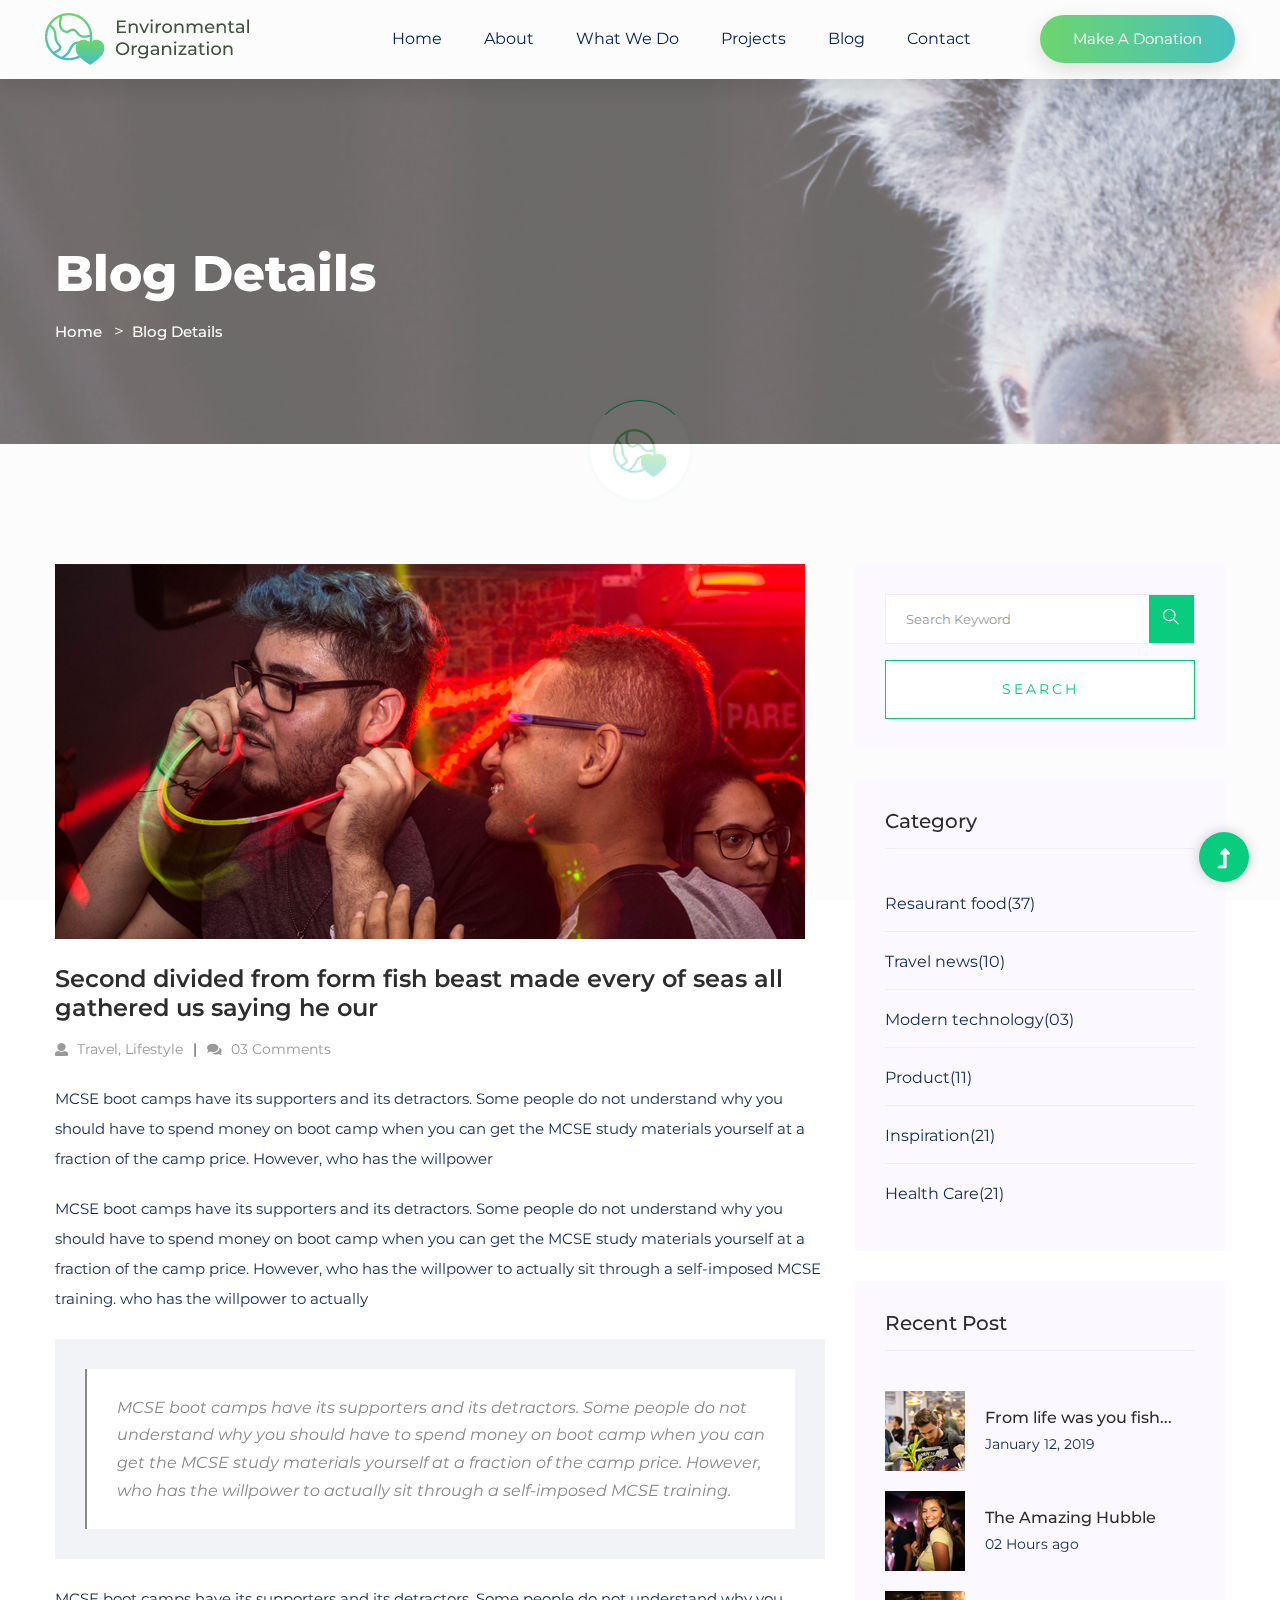
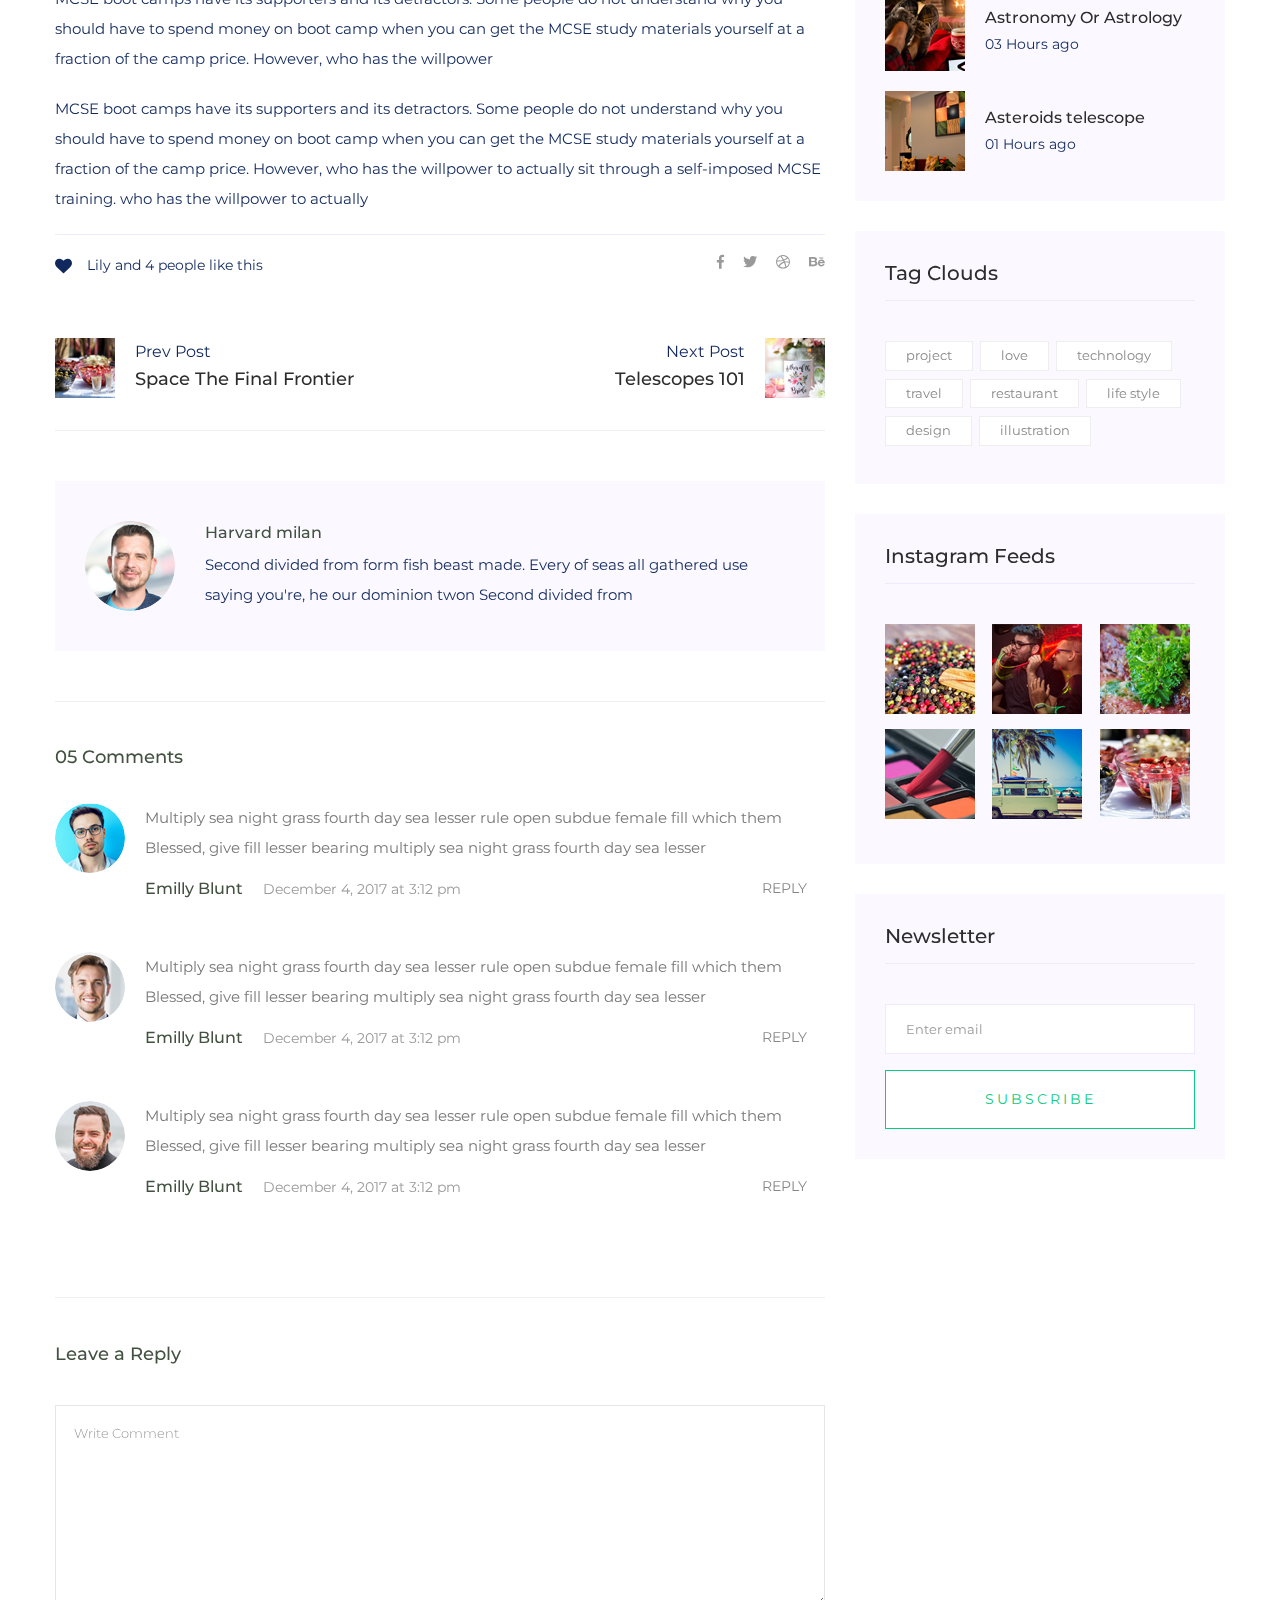
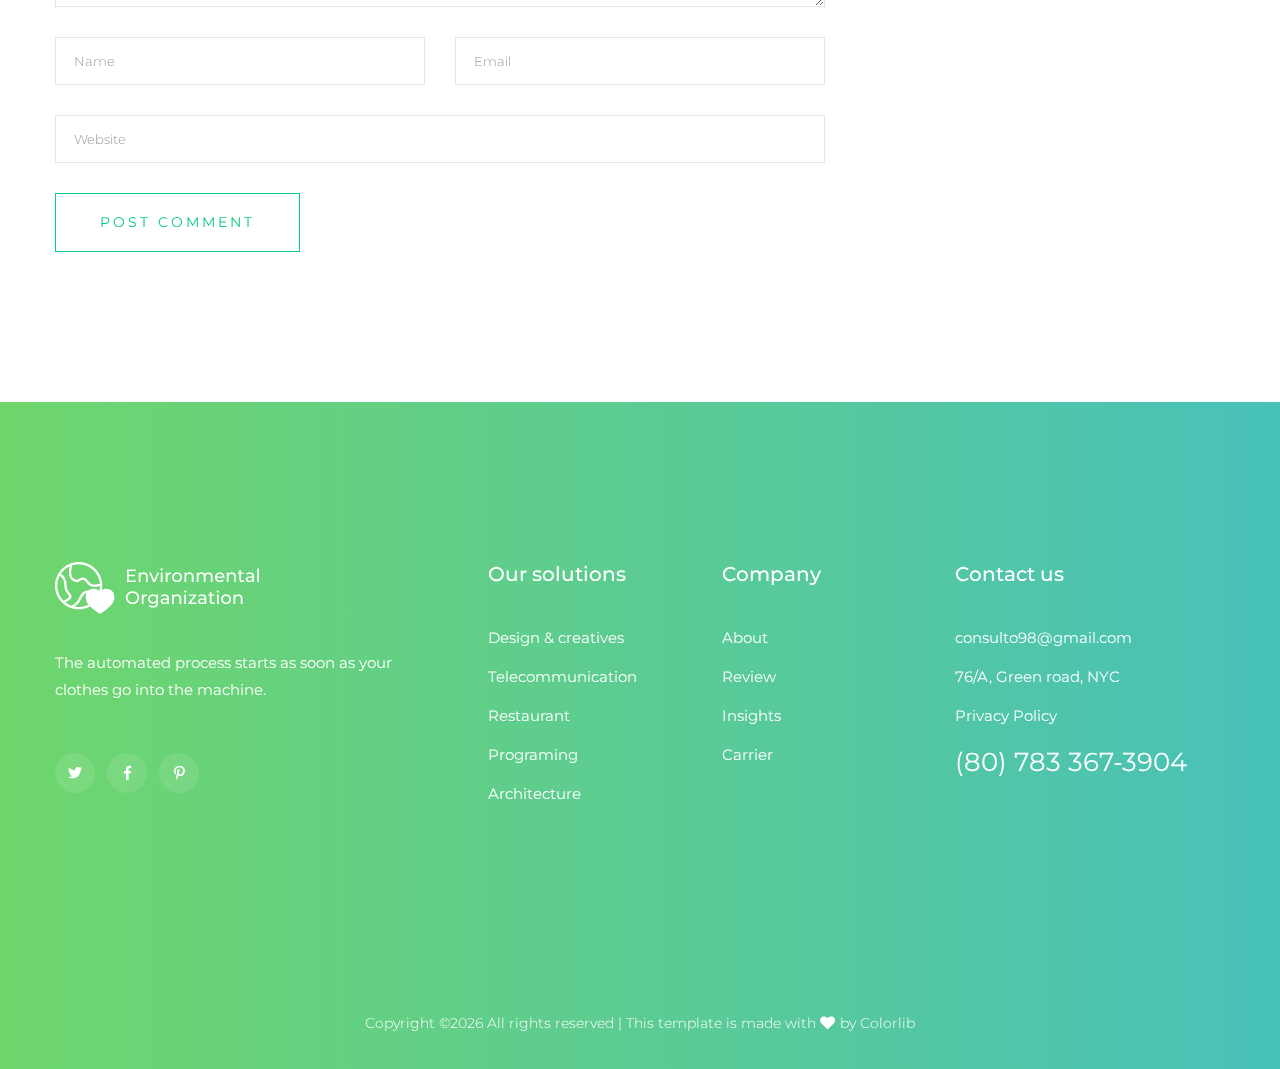
<file: environmentalorganization-main/blog_details.html>
<!doctype html>
<html class="no-js" lang="zxx">
<head>
 <meta charset="utf-8">
 <meta http-equiv="x-ua-compatible" content="ie=edge">
 <title>Environmental</title>
 <meta name="description" content="">
 <meta name="viewport" content="width=device-width, initial-scale=1">
 <link rel="shortcut icon" type="image/x-icon" href="assets/img/favicon.ico">

 <!-- CSS here -->
 <link rel="stylesheet" href="assets/css/bootstrap.min.css">
 <link rel="stylesheet" href="assets/css/owl.carousel.min.css">
 <link rel="stylesheet" href="assets/css/slicknav.css">
 <link rel="stylesheet" href="assets/css/animate.min.css">
 <link rel="stylesheet" href="assets/css/hamburgers.min.css">
 <link rel="stylesheet" href="assets/css/magnific-popup.css">
 <link rel="stylesheet" href="assets/css/fontawesome-all.min.css">
 <link rel="stylesheet" href="assets/css/themify-icons.css">
 <link rel="stylesheet" href="assets/css/slick.css">
 <link rel="stylesheet" href="assets/css/nice-select.css">
 <link rel="stylesheet" href="assets/css/style.css">
</head>

<body>
 <!--? Preloader Start -->
 <div id="preloader-active">
  <div class="preloader d-flex align-items-center justify-content-center">
    <div class="preloader-inner position-relative">
      <div class="preloader-circle"></div>
      <div class="preloader-img pere-text">
        <img src="assets/img/logo/loder.png" alt="">
      </div>
    </div>
  </div>
</div>
<!-- Preloader Start -->
<header>
  <!-- Header Start -->
  <div class="header-area">
    <div class="main-header ">
      <div class="header-bottom  header-sticky">
        <div class="container-fluid">
          <div class="row align-items-center">
            <!-- Logo -->
            <div class="col-xl-2 col-lg-2">
              <div class="logo">
                <a href="index.html"><img src="assets/img/logo/logo.png" alt=""></a>
              </div>
            </div>
            <div class="col-xl-10 col-lg-10">
              <div class="menu-wrapper  d-flex align-items-center justify-content-end">
                <!-- Main-menu -->
                <div class="main-menu d-none d-lg-block">
                  <nav>
                    <ul id="navigation">                                                                                          
                      <li><a href="index.html">Home</a></li>
                      <li><a href="about.html">About</a></li>
                      <li><a href="what-do.html">What we Do</a></li>
                      <li><a href="projects.html">Projects</a></li>
                      <li><a href="blog.html">Blog</a>
                        <ul class="submenu">
                          <li><a href="blog.html">Blog</a></li>
                          <li><a href="blog_details.html">Blog Details</a></li>
                          <li><a href="elements.html">Element</a></li>
                        </ul>
                      </li>
                      <li><a href="contact.html">Contact</a></li>
                    </ul>
                  </nav>
                </div>
                <!-- Header-btn -->
                <div class="header-right-btn d-none d-lg-block ml-20">
                  <a href="contact.html" class="btn header-btn">Make a Donation</a>
                </div>
              </div>
            </div> 
            <!-- Mobile Menu -->
            <div class="col-12">
              <div class="mobile_menu d-block d-lg-none"></div>
            </div>
          </div>
        </div>
      </div>
    </div>
  </div>
  <!-- Header End -->
</header>
<main>
  <!--? Hero Start -->
  <div class="slider-area2">
    <div class="slider-height2 d-flex align-items-center">
      <div class="container">
        <div class="row">
          <div class="col-xl-12">
            <div class="hero-cap hero-cap2 pt-70">
              <h2>Blog Details</h2>
              <nav aria-label="breadcrumb">
                <ol class="breadcrumb">
                  <li class="breadcrumb-item"><a href="index.html">Home</a></li>
                  <li class="breadcrumb-item"><a href="#">Blog Details</a></li> 
                </ol>
              </nav>
            </div>
          </div>
        </div>
      </div>
    </div>
  </div>
  <!-- Hero End -->
  <!--? Blog Area Start -->
  <section class="blog_area single-post-area section-padding">
   <div class="container">
    <div class="row">
     <div class="col-lg-8 posts-list">
      <div class="single-post">
       <div class="feature-img">
        <img class="img-fluid" src="assets/img/blog/single_blog_1.png" alt="">
      </div>
      <div class="blog_details">
        <h2 style="color: #2d2d2d;">Second divided from form fish beast made every of seas
         all gathered us saying he our
       </h2>
       <ul class="blog-info-link mt-3 mb-4">
         <li><a href="#"><i class="fa fa-user"></i> Travel, Lifestyle</a></li>
         <li><a href="#"><i class="fa fa-comments"></i> 03 Comments</a></li>
       </ul>
       <p class="excert">
         MCSE boot camps have its supporters and its detractors. Some people do not understand why you
         should have to spend money on boot camp when you can get the MCSE study materials yourself at a
         fraction of the camp price. However, who has the willpower
       </p>
       <p>
         MCSE boot camps have its supporters and its detractors. Some people do not understand why you
         should have to spend money on boot camp when you can get the MCSE study materials yourself at a
         fraction of the camp price. However, who has the willpower to actually sit through a
         self-imposed MCSE training. who has the willpower to actually
       </p>
       <div class="quote-wrapper">
         <div class="quotes">
          MCSE boot camps have its supporters and its detractors. Some people do not understand why you
          should have to spend money on boot camp when you can get the MCSE study materials yourself at
          a fraction of the camp price. However, who has the willpower to actually sit through a
          self-imposed MCSE training.
        </div>
      </div>
      <p>
       MCSE boot camps have its supporters and its detractors. Some people do not understand why you
       should have to spend money on boot camp when you can get the MCSE study materials yourself at a
       fraction of the camp price. However, who has the willpower
     </p>
     <p>
       MCSE boot camps have its supporters and its detractors. Some people do not understand why you
       should have to spend money on boot camp when you can get the MCSE study materials yourself at a
       fraction of the camp price. However, who has the willpower to actually sit through a
       self-imposed MCSE training. who has the willpower to actually
     </p>
   </div>
 </div>
 <div class="navigation-top">
   <div class="d-sm-flex justify-content-between text-center">
    <p class="like-info"><span class="align-middle"><i class="fa fa-heart"></i></span> Lily and 4
    people like this</p>
    <div class="col-sm-4 text-center my-2 my-sm-0">
     <!-- <p class="comment-count"><span class="align-middle"><i class="fa fa-comment"></i></span> 06 Comments</p> -->
   </div>
   <ul class="social-icons">
     <li><a href="https://www.facebook.com/sai4ull"><i class="fab fa-facebook-f"></i></a></li>
     <li><a href="#"><i class="fab fa-twitter"></i></a></li>
     <li><a href="#"><i class="fab fa-dribbble"></i></a></li>
     <li><a href="#"><i class="fab fa-behance"></i></a></li>
   </ul>
 </div>
 <div class="navigation-area">
  <div class="row">
   <div
   class="col-lg-6 col-md-6 col-12 nav-left flex-row d-flex justify-content-start align-items-center">
   <div class="thumb">
     <a href="#">
      <img class="img-fluid" src="assets/img/post/preview.png" alt="">
    </a>
  </div>
  <div class="arrow">
   <a href="#">
    <span class="lnr text-white ti-arrow-left"></span>
  </a>
</div>
<div class="detials">
 <p>Prev Post</p>
 <a href="#">
  <h4 style="color: #2d2d2d;">Space The Final Frontier</h4>
</a>
</div>
</div>
<div
class="col-lg-6 col-md-6 col-12 nav-right flex-row d-flex justify-content-end align-items-center">
<div class="detials">
 <p>Next Post</p>
 <a href="#">
  <h4 style="color: #2d2d2d;">Telescopes 101</h4>
</a>
</div>
<div class="arrow">
 <a href="#">
  <span class="lnr text-white ti-arrow-right"></span>
</a>
</div>
<div class="thumb">
 <a href="#">
  <img class="img-fluid" src="assets/img/post/next.png" alt="">
</a>
</div>
</div>
</div>
</div>
</div>
<div class="blog-author">
 <div class="media align-items-center">
  <img src="assets/img/blog/author.png" alt="">
  <div class="media-body">
   <a href="#">
    <h4>Harvard milan</h4>
  </a>
  <p>Second divided from form fish beast made. Every of seas all gathered use saying you're, he
  our dominion twon Second divided from</p>
</div>
</div>
</div>
<div class="comments-area">
 <h4>05 Comments</h4>
 <div class="comment-list">
  <div class="single-comment justify-content-between d-flex">
   <div class="user justify-content-between d-flex">
    <div class="thumb">
     <img src="assets/img/blog/comment_1.png" alt="">
   </div>
   <div class="desc">
     <p class="comment">
      Multiply sea night grass fourth day sea lesser rule open subdue female fill which them
      Blessed, give fill lesser bearing multiply sea night grass fourth day sea lesser
    </p>
    <div class="d-flex justify-content-between">
      <div class="d-flex align-items-center">
       <h5>
        <a href="#">Emilly Blunt</a>
      </h5>
      <p class="date">December 4, 2017 at 3:12 pm </p>
    </div>
    <div class="reply-btn">
     <a href="#" class="btn-reply text-uppercase">reply</a>
   </div>
 </div>
</div>
</div>
</div>
</div>
<div class="comment-list">
  <div class="single-comment justify-content-between d-flex">
   <div class="user justify-content-between d-flex">
    <div class="thumb">
     <img src="assets/img/blog/comment_2.png" alt="">
   </div>
   <div class="desc">
     <p class="comment">
      Multiply sea night grass fourth day sea lesser rule open subdue female fill which them
      Blessed, give fill lesser bearing multiply sea night grass fourth day sea lesser
    </p>
    <div class="d-flex justify-content-between">
      <div class="d-flex align-items-center">
       <h5>
        <a href="#">Emilly Blunt</a>
      </h5>
      <p class="date">December 4, 2017 at 3:12 pm </p>
    </div>
    <div class="reply-btn">
     <a href="#" class="btn-reply text-uppercase">reply</a>
   </div>
 </div>
</div>
</div>
</div>
</div>
<div class="comment-list">
  <div class="single-comment justify-content-between d-flex">
   <div class="user justify-content-between d-flex">
    <div class="thumb">
     <img src="assets/img/blog/comment_3.png" alt="">
   </div>
   <div class="desc">
     <p class="comment">
      Multiply sea night grass fourth day sea lesser rule open subdue female fill which them
      Blessed, give fill lesser bearing multiply sea night grass fourth day sea lesser
    </p>
    <div class="d-flex justify-content-between">
      <div class="d-flex align-items-center">
       <h5>
        <a href="#">Emilly Blunt</a>
      </h5>
      <p class="date">December 4, 2017 at 3:12 pm </p>
    </div>
    <div class="reply-btn">
     <a href="#" class="btn-reply text-uppercase">reply</a>
   </div>
 </div>
</div>
</div>
</div>
</div>
</div>
<div class="comment-form">
 <h4>Leave a Reply</h4>
 <form class="form-contact comment_form" action="#" id="commentForm">
  <div class="row">
   <div class="col-12">
    <div class="form-group">
     <textarea class="form-control w-100" name="comment" id="comment" cols="30" rows="9"
     placeholder="Write Comment"></textarea>
   </div>
 </div>
 <div class="col-sm-6">
  <div class="form-group">
   <input class="form-control" name="name" id="name" type="text" placeholder="Name">
 </div>
</div>
<div class="col-sm-6">
  <div class="form-group">
   <input class="form-control" name="email" id="email" type="email" placeholder="Email">
 </div>
</div>
<div class="col-12">
  <div class="form-group">
   <input class="form-control" name="website" id="website" type="text" placeholder="Website">
 </div>
</div>
</div>
<div class="form-group">
 <button type="submit" class="button button-contactForm btn_1 boxed-btn">Post Comment</button>
</div>
</form>
</div>
</div>
<div class="col-lg-4">
  <div class="blog_right_sidebar">
   <aside class="single_sidebar_widget search_widget">
    <form action="#">
     <div class="form-group">
      <div class="input-group mb-3">
       <input type="text" class="form-control" placeholder='Search Keyword'
       onfocus="this.placeholder = ''" onblur="this.placeholder = 'Search Keyword'">
       <div class="input-group-append">
        <button class="btns" type="button"><i class="ti-search"></i></button>
      </div>
    </div>
  </div>
  <button class="button rounded-0 primary-bg text-white w-100 btn_1 boxed-btn"
  type="submit">Search</button>
</form>
</aside>
<aside class="single_sidebar_widget post_category_widget">
  <h4 class="widget_title" style="color: #2d2d2d;">Category</h4>
  <ul class="list cat-list">
   <li>
    <a href="#" class="d-flex">
     <p>Resaurant food</p>
     <p>(37)</p>
   </a>
 </li>
 <li>
  <a href="#" class="d-flex">
   <p>Travel news</p>
   <p>(10)</p>
 </a>
</li>
<li>
  <a href="#" class="d-flex">
   <p>Modern technology</p>
   <p>(03)</p>
 </a>
</li>
<li>
  <a href="#" class="d-flex">
   <p>Product</p>
   <p>(11)</p>
 </a>
</li>
<li>
  <a href="#" class="d-flex">
   <p>Inspiration</p>
   <p>(21)</p>
 </a>
</li>
<li>
  <a href="#" class="d-flex">
   <p>Health Care</p>
   <p>(21)</p>
 </a>
</li>
</ul>
</aside>
<aside class="single_sidebar_widget popular_post_widget">
  <h3 class="widget_title" style="color: #2d2d2d;">Recent Post</h3>
  <div class="media post_item">
   <img src="assets/img/post/post_1.png" alt="post">
   <div class="media-body">
    <a href="blog_details.html">
     <h3 style="color: #2d2d2d;">From life was you fish...</h3>
   </a>
   <p>January 12, 2019</p>
 </div>
</div>
<div class="media post_item">
 <img src="assets/img/post/post_2.png" alt="post">
 <div class="media-body">
  <a href="blog_details.html">
   <h3 style="color: #2d2d2d;">The Amazing Hubble</h3>
 </a>
 <p>02 Hours ago</p>
</div>
</div>
<div class="media post_item">
 <img src="assets/img/post/post_3.png" alt="post">
 <div class="media-body">
  <a href="blog_details.html">
   <h3 style="color: #2d2d2d;">Astronomy Or Astrology</h3>
 </a>
 <p>03 Hours ago</p>
</div>
</div>
<div class="media post_item">
 <img src="assets/img/post/post_4.png" alt="post">
 <div class="media-body">
  <a href="blog_details.html">
   <h3 style="color: #2d2d2d;">Asteroids telescope</h3>
 </a>
 <p>01 Hours ago</p>
</div>
</div>
</aside>
<aside class="single_sidebar_widget tag_cloud_widget">
  <h4 class="widget_title" style="color: #2d2d2d;">Tag Clouds</h4>
  <ul class="list">
   <li>
    <a href="#">project</a>
  </li>
  <li>
    <a href="#">love</a>
  </li>
  <li>
    <a href="#">technology</a>
  </li>
  <li>
    <a href="#">travel</a>
  </li>
  <li>
    <a href="#">restaurant</a>
  </li>
  <li>
    <a href="#">life style</a>
  </li>
  <li>
    <a href="#">design</a>
  </li>
  <li>
    <a href="#">illustration</a>
  </li>
</ul>
</aside>
<aside class="single_sidebar_widget instagram_feeds">
  <h4 class="widget_title" style="color: #2d2d2d;">Instagram Feeds</h4>
  <ul class="instagram_row flex-wrap">
   <li>
    <a href="#">
     <img class="img-fluid" src="assets/img/post/post_5.png" alt="">
   </a>
 </li>
 <li>
  <a href="#">
   <img class="img-fluid" src="assets/img/post/post_6.png" alt="">
 </a>
</li>
<li>
  <a href="#">
   <img class="img-fluid" src="assets/img/post/post_7.png" alt="">
 </a>
</li>
<li>
  <a href="#">
   <img class="img-fluid" src="assets/img/post/post_8.png" alt="">
 </a>
</li>
<li>
  <a href="#">
   <img class="img-fluid" src="assets/img/post/post_9.png" alt="">
 </a>
</li>
<li>
  <a href="#">
   <img class="img-fluid" src="assets/img/post/post_10.png" alt="">
 </a>
</li>
</ul>
</aside>
<aside class="single_sidebar_widget newsletter_widget">
  <h4 class="widget_title" style="color: #2d2d2d;">Newsletter</h4>
  <form action="#">
   <div class="form-group">
    <input type="email" class="form-control" onfocus="this.placeholder = ''"
    onblur="this.placeholder = 'Enter email'" placeholder='Enter email' required>
  </div>
  <button class="button rounded-0 primary-bg text-white w-100 btn_1 boxed-btn" type="submit">Subscribe</button>
</form>
</aside>
</div>
</div>
</div>
</div>
</section>
<!-- Blog Area End -->
</main>
<footer>
  <div class="footer-wrapper">
   <!-- Footer Start-->
   <div class="footer-area footer-padding">
     <div class="container ">
       <div class="row justify-content-between">
         <div class="col-xl-4 col-lg-3 col-md-8 col-sm-8">
           <div class="single-footer-caption mb-50">
             <div class="single-footer-caption mb-30">
               <!-- logo -->
               <div class="footer-logo mb-35">
                 <a href="index.html"><img src="assets/img/logo/logo2_footer.png" alt=""></a>
               </div>
               <div class="footer-tittle">
                 <div class="footer-pera">
                   <p>The automated process starts as soon as your clothes go into the machine.</p>
                 </div>
               </div>
               <!-- social -->
               <div class="footer-social">
                 <a href="#"><i class="fab fa-twitter"></i></a>
                 <a href="https://bit.ly/sai4ull"><i class="fab fa-facebook-f"></i></a>
                 <a href="#"><i class="fab fa-pinterest-p"></i></a>
               </div>
             </div>
           </div>
         </div>
         <div class="col-xl-2 col-lg-3 col-md-4 col-sm-4">
           <div class="single-footer-caption mb-50">
             <div class="footer-tittle">
               <h4>Our solutions</h4>
               <ul>
                 <li><a href="#">Design & creatives</a></li>
                 <li><a href="#">Telecommunication</a></li>
                 <li><a href="#">Restaurant</a></li>
                 <li><a href="#">Programing</a></li>
                 <li><a href="#">Architecture</a></li>
               </ul>
             </div>
           </div>
         </div>
         <div class="col-xl-2 col-lg-2 col-md-4 col-sm-4">
           <div class="single-footer-caption mb-50">
             <div class="footer-tittle">
               <h4>Company</h4>
               <ul>
                 <li><a href="#">About</a></li>
                 <li><a href="#">Review</a></li>
                 <li><a href="#">Insights</a></li>
                 <li><a href="#">Carrier</a></li>
               </ul>
             </div>
           </div>
         </div>
         <div class="col-xl-3 col-lg-4 col-md-6 col-sm-4">
           <div class="single-footer-caption mb-50">
             <div class="footer-tittle">
               <h4>Contact us</h4>
               <ul>
                 <li><a href="#">consulto98@gmail.com</a></li>
                 <li><a href="#">76/A, Green road, NYC</a></li>
                 <li><a href="#">Privacy Policy</a></li>
                 <li class="number"><a href="#">(80) 783 367-3904</a></li>
               </ul>
             </div>
           </div>
         </div>
       </div>
     </div>
   </div>
   <!-- footer-bottom area -->
   <div class="footer-bottom-area">
     <div class="container">
       <div class="footer-border">
         <div class="row d-flex align-items-center">
           <div class="col-xl-12 ">
             <div class="footer-copy-right text-center">
               <p><!-- Link back to Colorlib can't be removed. Template is licensed under CC BY 3.0. -->
                Copyright &copy;<script>document.write(new Date().getFullYear());</script> All rights reserved | This template is made with <i class="fa fa-heart" aria-hidden="true"></i> by <a href="https://colorlib.com" target="_blank">Colorlib</a>
                <!-- Link back to Colorlib can't be removed. Template is licensed under CC BY 3.0. --></p>
              </div>
            </div>
          </div>
        </div>
      </div>
    </div>
    <!-- Footer End-->
  </div>
</footer>
<!-- Scroll Up -->
<div id="back-top" >
 <a title="Go to Top" href="#"> <i class="fas fa-level-up-alt"></i></a>
</div>

<!-- JS here -->

<script src="./assets/js/vendor/modernizr-3.5.0.min.js"></script>
<!-- Jquery, Popper, Bootstrap -->
<script src="./assets/js/vendor/jquery-1.12.4.min.js"></script>
<script src="./assets/js/popper.min.js"></script>
<script src="./assets/js/bootstrap.min.js"></script>
<!-- Jquery Mobile Menu -->
<script src="./assets/js/jquery.slicknav.min.js"></script>

<!-- Jquery Slick , Owl-Carousel Plugins -->
<script src="./assets/js/owl.carousel.min.js"></script>
<script src="./assets/js/slick.min.js"></script>
<!-- One Page, Animated-HeadLin -->
<script src="./assets/js/wow.min.js"></script>
<script src="./assets/js/animated.headline.js"></script>
<script src="./assets/js/jquery.magnific-popup.js"></script>

<!-- Date Picker -->
<script src="./assets/js/gijgo.min.js"></script>
<!-- Nice-select, sticky -->
<script src="./assets/js/jquery.nice-select.min.js"></script>
<script src="./assets/js/jquery.sticky.js"></script>

<!-- counter , waypoint,Hover Direction -->
<script src="./assets/js/jquery.counterup.min.js"></script>
<script src="./assets/js/waypoints.min.js"></script>
<script src="./assets/js/jquery.countdown.min.js"></script>
<script src="./assets/js/hover-direction-snake.min.js"></script>

<!-- contact js -->
<script src="./assets/js/contact.js"></script>
<script src="./assets/js/jquery.form.js"></script>
<script src="./assets/js/jquery.validate.min.js"></script>
<script src="./assets/js/mail-script.js"></script>
<script src="./assets/js/jquery.ajaxchimp.min.js"></script>

<!-- Jquery Plugins, main Jquery -->	
<script src="./assets/js/plugins.js"></script>
<script src="./assets/js/main.js"></script>

</body>
</html>
</file>
<file: assets/css/flaticon.css>
/*
  	Flaticon icon font: Flaticon
  	Creation date: 02/06/2020 05:24
  	*/

@font-face {
  font-family: "Flaticon";
  src: url("../fonts/Flaticon.eot");
  src: url("../fonts/Flaticon.eot?#iefix") format("embedded-opentype"),
       url("../fonts/Flaticon.woff2") format("woff2"),
       url("../fonts/Flaticon.woff") format("woff"),
       url("../fonts/Flaticon.ttf") format("truetype"),
       url("../fonts/Flaticon.svg#Flaticon") format("svg");
  font-weight: normal;
  font-style: normal;
}

@media screen and (-webkit-min-device-pixel-ratio:0) {
  @font-face {
    font-family: "Flaticon";
    src: url("../fonts/Flaticon.svg#Flaticon") format("svg");
  }
}

[class^="flaticon-"]:before, [class*=" flaticon-"]:before,
[class^="flaticon-"]:after, [class*=" flaticon-"]:after {   
  font-family: Flaticon;
font-style: normal;
}

.flaticon-null:before { content: "\f100"; }
.flaticon-null-1:before { content: "\f101"; }
.flaticon-gear:before { content: "\f102"; }
.flaticon-think:before { content: "\f103"; }
</file>
<file: assets/css/progressbar_barfiller.css>
/* Custom Code skills */
.single-skill{
  display: flex;
}

.single-skill span {
	color: #79838b;
	font-size: 13px;
	font-weight: 300;
	letter-spacing: 0;
	margin-bottom: 14px;
	display: block;
}
.single-skill .bar-progress {
	width: 100%;
}
.single-skill .bar-title {
  width: 20%;
  margin-bottom: 19px;
}

.skills-content {
  padding-top: 200px;
  padding-left: 70px;
}

.skills-shape-bg {
  height: 651px;
  width: 868px;
  position: absolute;
  content: "";
  border: 2px solid #4d4d4d;
  left: 40%;
  top: 255px;
}

.skills-shape-bg::before {
  position: absolute;
  content: "";
  height: 465px;
  width: 300px;
  border: 2px solid #4d4d4d;
  left: -35%;
  top: 50%;
  transform: translateY(-50%);
  border-right: 0;
}



/* Default */
.barfiller {
	width: 100%;
	height: 10px;
	background: #f6f9fc;
  position: relative;
  border-radius: 5px;
}

.barfiller .fill {
  display: block;
  position: relative;
  width: 0px;
  height: 100%;
  background: #333;
  z-index: 1;
  border-radius: 5px;
}

.barfiller .tipWrap { display: none; }

.barfiller .tip {
  margin-top: -28px;
  padding: 2px 4px;
  font-size: 16px;
  color: #09cc7f;
  left: 0px;
  position: absolute;
  z-index: 2;
  background: transparent;
  font-weight: 800;
}

.barfiller .tip:after {
  border: solid;
  border-color: rgba(0,0,0,.8) transparent;
  border-width: 6px 6px 0 6px;
  content: "";
  display: block;
  position: absolute;
  left: 9px;
  top: 100%;
  z-index: 9;
  display: none;
  
}
</file>
<file: assets/css/gijgo.css>
.gj-button {
    background-color: #f5f5f5;
    border: 1px solid #ddd;
    color: #000;
    border-radius: 3px;
    padding: 6px 10px;
    cursor: pointer;
}

.gj-unselectable {
    -webkit-touch-callout: none;
    -webkit-user-select: none;
    -khtml-user-select: none;
    -moz-user-select: none;
    -ms-user-select: none;
    user-select: none;
}

.gj-row {
    display: -webkit-box;
    display: -ms-flexbox;
    display: flex;
    -ms-flex-wrap: wrap;
    flex-wrap: wrap;
}

.gj-margin-left-5 {
    margin-left: 5px;
}

.gj-margin-left-10 {
    margin-left: 10px;
}

.gj-width-full {
    width: 100%;
}

.gj-cursor-pointer {
    cursor: pointer;
}

.gj-text-align-center {
    text-align: center;
}

.gj-font-size-16 {
    font-size: 16px;
}

.gj-hidden {
    display: none;
}

/** Material Design */
.gj-button-md {
    background: 0 0;
    border: none;
    border-radius: 2px;
    color: rgba(0, 0, 0, 0.87);
    position: relative;
    height: 36px;
    margin: 0;
    min-width: 64px;
    padding: 0 16px;
    display: inline-block;
    font-family: "Roboto","Helvetica","Arial",sans-serif;
    font-size: 1rem;
    font-weight: 500;
    text-transform: uppercase;
    letter-spacing: 0;
    overflow: hidden;
    will-change: box-shadow;
    transition: box-shadow .2s cubic-bezier(.4,0,1,1),background-color .2s cubic-bezier(.4,0,.2,1),color .2s cubic-bezier(.4,0,.2,1);
    outline: none;
    cursor: pointer;
    text-decoration: none;
    text-align: center;
    line-height: 36px;
    vertical-align: middle;
    overflow: hidden;
    -webkit-user-select: none;
    -moz-user-select: none;
    -ms-user-select: none;
    user-select: none;
}

.gj-button-md:hover {
    background-color: rgba(158,158,158,.2);
}

.gj-button-md:disabled {
    color: rgba(0,0,0,.26);
    background: 0 0;
}

.gj-button-md .material-icons,
.gj-button-md .gj-icon {
    vertical-align: middle;
    /*font-size: 1.3rem;
    margin-right: 4px;*/
}

.gj-button-md.gj-button-md-icon {
    width: 24px;
    height: 31px;
    min-width: 24px;
    padding: 0px;
    display: table;
}

.gj-button-md.gj-button-md-icon .material-icons,
.gj-button-md.gj-button-md-icon .gj-icon {
    display: table-cell;
    margin-right: 0px;
    width: 24px;
    height: 24px;
}

.gj-button-md.active {
    background-color: rgba(158,158,158,.4);
}

.gj-button-md-group {
    position: relative;
    display: inline-block;
    vertical-align: middle;
}
.gj-textbox-md {
	/* border: none; */
	/* border-bottom: 1px solid rgba(0,0,0,.42); */
	display: block;
	font-family: "Helvetica","Arial",sans-serif;
	font-size: 16px;
	line-height: 16px;
	/* padding: 4px 0px; */
	margin: 0;
	/* width: 100%; */
	background: 0 0;
	/* text-align: ; */
	color: rgba(0,0,0,.87);
	padding-left: 44px;
	border: 1px solid #dca73a;
	/* padding: 15px 15px; */
	/* text-align: center; */
	width: 177px;
	height: 55px;
	border-radius: 5px;
}
.gj-textbox-md:focus,
.gj-textbox-md:active {
    /* border-bottom: 2px solid rgba(0,0,0,.42); */
    outline: none;
}

.gj-textbox-md::placeholder {
    color: #8e8e8e;
}

.gj-textbox-md:-ms-input-placeholder {
    color: #8e8e8e;
}

.gj-textbox-md::-ms-input-placeholder {
    color: #8e8e8e;
}

.gj-md-spacer-24 {
    min-width: 24px;
    width: 24px;
    display: inline-block;
}

.gj-md-spacer-32 {
    min-width: 32px;
    width: 32px;
    display: inline-block;
}

.gj-modal {
    position: fixed;
    top: 0;
    right: 0;
    bottom: 0;
    left: 0;
    z-index: 1203;
    display: none;
    overflow: hidden;
    -webkit-overflow-scrolling: touch;
    outline: 0;
    background-color: rgba(0, 0, 0, 0.54118);
    transition: 200ms ease opacity;
    will-change: opacity;
}

/* List */
ul.gj-list li [data-role="wrapper"] {
    display: table;
    width: 100%;
}

ul.gj-list li [data-role="checkbox"] {
    display: table-cell;
    vertical-align:middle;
    text-align:center;
}

ul.gj-list li [data-role="image"] {
    display: table-cell;
    vertical-align:middle;
    text-align:center;
}

ul.gj-list li [data-role="display"] {
    display: table-cell;
    vertical-align:middle;
    cursor: pointer;
}

ul.gj-list li [data-role="display"]:empty:before {
  content: "\200b"; /* unicode zero width space character */
}

/* List - Bootstrap */
ul.gj-list-bootstrap {
    padding-left: 0px;
    margin-bottom: 0px;
}

ul.gj-list-bootstrap li {
    padding: 0px;
}

ul.gj-list-bootstrap li [data-role="wrapper"] {
    padding: 0px 10px;
}

ul.gj-list-bootstrap li [data-role="checkbox"] {
    width: 24px;
    padding: 3px;
}

ul.gj-list-bootstrap li [data-role="image"] {
    width: 24px;
    height: 24px;
}

ul.gj-list-bootstrap li [data-role="display"] {
    padding: 8px 0px 8px 4px;
}

.list-group-item.active ul li, .list-group-item.active:focus ul li, .list-group-item.active:hover ul li {
    text-shadow: none;
    color:initial;
}

/* List - Material Design */
ul.gj-list-md {
    padding: 0px;
    list-style: none;
    list-style-type: none;
    line-height: 24px;
    letter-spacing: 0;
    color: #616161; /* Gray 700 */
}

ul.gj-list-md li {
    display: list-item;
    list-style-type: none;
    padding: 0px;
    min-height: unset;
    box-sizing: border-box;
    align-items: center;
    cursor: default;
    overflow: hidden;

    font-family: "Roboto","Helvetica","Arial",sans-serif;
    font-size: 16px;
    font-weight: 400;
    letter-spacing: .04em;
    line-height: 1;
    
    -webkit-flex-direction: row;
    -ms-flex-direction: row;
    flex-direction: row;
    -webkit-flex-wrap: nowrap;
    -ms-flex-wrap: nowrap;
    flex-wrap: nowrap;
}

ul.gj-list-md li [data-role="checkbox"] {
    height: 24px;
    width: 24px;
}

ul.gj-list-md li [data-role="image"] {
    height: 24px;
    width: 24px;
}

ul.gj-list-md li [data-role="display"] {
    padding: 8px 0px 8px 5px;
    order: 0;
    flex-grow: 2;
    text-decoration: none;
    box-sizing: border-box;
    align-items: center;
    text-align: left;
    color: rgba(0,0,0,.87);
}

ul.gj-list-md li.disabled>[data-role="wrapper"]>[data-role="display"] {
    color: #9E9E9E; /* Gray 500 */
}

.gj-list-md-active {
    background: #e0e0e0;
    color: #3f51b5;
}


/* Picker */
.gj-picker {
    position: absolute;
    z-index: 1203;
    background-color: #fff;
}

.gj-picker .selected {
    color: #fff;
}

/* Material Design */
.gj-picker-md {
    font-family: "Roboto","Helvetica","Arial",sans-serif;
    font-size: 16px;
    font-weight: 400;
    letter-spacing: .04em;
    line-height: 1;
    color: rgba(0,0,0,.87);
    border: 1px solid #E0E0E0;
}

.gj-modal .gj-picker-md {
    border: 0px;
}

.gj-picker-md [role="header"] {
    color: rgba(255, 255, 255, 0.54);
    display: flex;
    background: #2196f3;
    align-items: baseline;
    user-select: none;
    justify-content: center;
}

.gj-picker-md [role="footer"] {
    float: right;
    padding: 10px;
}

.gj-picker-md [role="footer"] button.gj-button-md {
    color: #2196f3;
    font-weight: bold;
    font-size: 13px;
}

/* Bootstrap */
.gj-picker-bootstrap {
    border-radius: 4px;
    border: 1px solid #E0E0E0;
}

.gj-picker-bootstrap .selected {
    color: #888;
}

.gj-picker-bootstrap [role="header"] {
    background: #eee;
    color: #AAA;
}
@font-face {
    font-family: 'gijgo-material';
    src: url('../fonts/gijgo-material.eot?235541');
    src: url('../fonts/gijgo-material.eot?235541#iefix') format('embedded-opentype'), url('../fonts/gijgo-material.ttf?235541') format('truetype'), url('../fonts/gijgo-material.woff?235541') format('woff'), url('../fonts/gijgo-material.svg?235541#gijgo-material') format('svg');
    font-weight: normal;
    font-style: normal;
}

.gj-icon {
    /* use !important to prevent issues with browser extensions that change fonts */
    font-family: 'gijgo-material' !important;
    font-size: 24px;
    speak: none;
    font-style: normal;
    font-weight: normal;
    font-variant: normal;
    text-transform: none;
    line-height: 1;
    /* Enable Ligatures ================ */
    letter-spacing: 0;
    -webkit-font-feature-settings: "liga";
    -moz-font-feature-settings: "liga=1";
    -moz-font-feature-settings: "liga";
    -ms-font-feature-settings: "liga" 1;
    font-feature-settings: "liga";
    -webkit-font-variant-ligatures: discretionary-ligatures;
    font-variant-ligatures: discretionary-ligatures;
    /* Better Font Rendering =========== */
    -webkit-font-smoothing: antialiased;
    -moz-osx-font-smoothing: grayscale;
}

.gj-icon.undo:before {
    content: "\e900";
}

.gj-icon.vertical-align-top:before {
    content: "\e901";
}

.gj-icon.vertical-align-center:before {
    content: "\e902";
}

.gj-icon.vertical-align-bottom:before {
    content: "\e903";
}

.gj-icon.arrow-dropup:before {
    content: "\e904";
}

.gj-icon.clock:before {
    content: "\e905";
}

.gj-icon.refresh:before {
    content: "\e906";
}

.gj-icon.last-page:before {
    content: "\e907";
}

.gj-icon.first-page:before {
    content: "\e908";
}

.gj-icon.cancel:before {
    content: "\e909";
}

.gj-icon.clear:before {
    content: "\e90a";
}

.gj-icon.check-circle:before {
    content: "\e90b";
}

.gj-icon.delete:before {
    content: "\e90c";
}

.gj-icon.arrow-upward:before {
    content: "\e90d";
}

.gj-icon.arrow-forward:before {
    content: "\e90e";
}

.gj-icon.arrow-downward:before {
    content: "\e90f";
}

.gj-icon.arrow-back:before {
    content: "\e910";
}

.gj-icon.list-numbered:before {
    content: "\e911";
}

.gj-icon.list-bulleted:before {
    content: "\e912";
}

.gj-icon.indent-increase:before {
    content: "\e913";
}

.gj-icon.indent-decrease:before {
    content: "\e914";
}

.gj-icon.redo:before {
    content: "\e915";
}

.gj-icon.align-right:before {
    content: "\e916";
}

.gj-icon.align-left:before {
    content: "\e917";
}

.gj-icon.align-justify:before {
    content: "\e918";
}

.gj-icon.align-center:before {
    content: "\e919";
}

.gj-icon.strikethrough:before {
    content: "\e91a";
}

.gj-icon.italic:before {
    content: "\e91b";
}

.gj-icon.underlined:before {
    content: "\e91c";
}

.gj-icon.bold:before {
    content: "\e91d";
}

.gj-icon.arrow-dropdown:before {
    content: "\e91e";
}

.gj-icon.done:before {
    content: "\e91f";
}

.gj-icon.pencil:before {
    content: "\e920";
}

.gj-icon.minus:before {
    content: "\e921";
}

.gj-icon.plus:before {
    content: "\e922";
}

.gj-icon.chevron-up:before {
    content: "\e923";
}

.gj-icon.chevron-right:before {
    content: "\e924";
}

.gj-icon.chevron-down:before {
    content: "\e925";
}

.gj-icon.chevron-left:before {
    content: "\e926";
}

.gj-icon.event:before {
    content: "\e927";
}
.gj-draggable {
    cursor: move;
}
.gj-resizable-handle {
    position: absolute;
    font-size: 0.1px;
    display: block;
    -ms-touch-action: none;
    touch-action: none;
    z-index: 1203;
}

.gj-resizable-n {
    cursor: n-resize;
    height: 7px;
    width: 100%;
    top: -5px;
    left: 0;
}
.gj-resizable-e {
    cursor: e-resize;
    width: 7px;
    right: -5px;
    top: 0;
    height: 100%;
}
.gj-resizable-s {
    cursor: s-resize;
    height: 7px;
    width: 100%;
    bottom: -5px;
    left: 0;
}
.gj-resizable-w {
	cursor: w-resize;
	width: 7px;
	left: -5px;
	top: 0;
	height: 100%;
}
.gj-resizable-se {
	cursor: se-resize;
	width: 12px;
	height: 12px;
	right: 1px;
	bottom: 1px;
}
.gj-resizable-sw {
	cursor: sw-resize;
	width: 9px;
	height: 9px;
	left: -5px;
	bottom: -5px;
}
.gj-resizable-nw {
	cursor: nw-resize;
	width: 9px;
	height: 9px;
	left: -5px;
	top: -5px;
}
.gj-resizable-ne {
	cursor: ne-resize;
	width: 9px;
	height: 9px;
	right: -5px;
	top: -5px;
}

.gj-dialog-footer {
    position: absolute;
    bottom: 0px;
    width: 100%;
    margin-top: 0px;
}

.gj-dialog-scrollable [data-role="body"] {
    overflow-x: hidden;
    overflow-y: scroll;
}

/** Bootstrap 3 **/
.gj-dialog-bootstrap {
    overflow: hidden;
    z-index: 1202;
}

.gj-dialog-bootstrap [data-role="title"] {
    display: inline;
}
.gj-dialog-bootstrap [data-role="close"] {
    line-height: 1.42857143;
}

/** Bootstrap 4 **/
.gj-dialog-bootstrap4 {
    overflow: hidden;
    z-index: 1202;
}

.gj-dialog-bootstrap4 [data-role="title"] {
    display: inline;
}
.gj-dialog-bootstrap4 [data-role="close"] {
    line-height: 1.5;
}

/** Material Design **/
.gj-dialog-md {
    background-color: #FFF;
    overflow: hidden;
    border: none;
    box-shadow: 0 11px 15px -7px rgba(0,0,0,.2), 0 24px 38px 3px rgba(0,0,0,.14), 0 9px 46px 8px rgba(0,0,0,.12);
    box-sizing: border-box;
    position: relative;
    display: -webkit-box;
    display: -webkit-flex;
    display: -ms-flexbox;
    display: flex;
    -webkit-box-orient: vertical;
    -webkit-box-direction: normal;
    -webkit-flex-direction: column;
    -ms-flex-direction: column;
    flex-direction: column;
    -webkit-background-clip: padding-box;
    background-clip: padding-box;
    outline: 0;
    z-index: 1202;
}

.gj-dialog-md-header {
    padding: 24px 24px 0px 24px;
    font-family: "Roboto","Helvetica","Arial",sans-serif;
}

.gj-dialog-md-title {
    margin: 0;
    font-weight: 400;
    display: inline;
    line-height: 28px;
    font-size: 20px;
}

.gj-dialog-md-close {
    -webkit-appearance: none;
    padding: 0;
    cursor: pointer;
    background: 0 0;
    border: 0;
    float: right;
    line-height: 28px;
    font-size: 28px;
}

.gj-dialog-md-body {
    padding: 20px 24px 24px 24px;
    color: rgba(0,0,0,.54);
    font-family: "Helvetica","Arial",sans-serif;
    font-size: 14px;
    font-weight: 400;
    line-height: 20px;
}

.gj-dialog-md-footer {
    padding: 8px 8px 8px 24px;
    display: -webkit-flex;
    display: -ms-flexbox;
    display: flex;
    -webkit-flex-direction: row-reverse;
    -ms-flex-direction: row-reverse;
    flex-direction: row-reverse;
    -webkit-flex-wrap: wrap;
    -ms-flex-wrap: wrap;
    flex-wrap: wrap;

    box-sizing: border-box;
}

.gj-dialog-md-footer>*:first-child {
    margin-right: 0;
}

.gj-dialog-md-footer>* {
    margin-right: 8px;
    height: 36px;
}
DIV.gj-grid-wrapper {
    margin: auto;
    position: relative;
    clear:both;
    z-index: 1;
}

TABLE.gj-grid {
    margin: auto;    
    border-collapse: collapse;
    width: 100%;
    table-layout: fixed;
}

TABLE.gj-grid THEAD TH [data-role="selectAll"] {
    margin: auto;
}

TABLE.gj-grid THEAD TH [data-role="title"] {
    display: inline-block;
}

TABLE.gj-grid THEAD TH [data-role="sorticon"] {
    display: inline-block;
}

TABLE.gj-grid THEAD TH {
    overflow: hidden;
    text-overflow: ellipsis;
}

TABLE.gj-grid.autogrow-header-row THEAD TH {
    overflow: auto;
    text-overflow: initial;
    white-space: pre-wrap;
    -ms-word-break: break-word;
    word-break: break-word;
}

TABLE.gj-grid > tbody > tr > td {
    overflow: hidden;
    position: relative;
}

table.gj-grid tbody div[data-role="display"] {
    vertical-align: middle;
    text-indent: 0;
    white-space: pre-wrap;
    -ms-word-break: break-word;
    word-break: break-word;
}

table.gj-grid.fixed-body-rows tbody div[data-role="display"] {
    overflow: hidden;
    text-overflow: ellipsis;
    white-space: nowrap;
    -ms-word-break: initial;
    word-break: initial;
}

table.gj-grid tfoot DIV[data-role="display"] {
    vertical-align: middle;
    text-indent: 0;
    display: flex;
}

TABLE.gj-grid .fa {
    padding: 2px;
}

TABLE.gj-grid > tbody > tr > td > div {
    padding: 2px;
    overflow: hidden;
}

DIV.gj-grid-wrapper DIV.gj-grid-loading-cover
{
    background: #BBBBBB;
    opacity: 0.5;
    position: absolute;
    vertical-align: middle;
}

DIV.gj-grid-wrapper DIV.gj-grid-loading-text
{
    position: absolute;
    font-weight: bold;
}

/* Bootstrap Theme */
table.gj-grid-bootstrap thead th {
    background-color: #f5f5f5;
    vertical-align:middle;
}

table.gj-grid-bootstrap thead th [data-role="sorticon"] {
    margin-left: 5px;
}

table.gj-grid-bootstrap thead th [data-role="sorticon"] i.gj-icon,
table.gj-grid-bootstrap thead th [data-role="sorticon"] i.material-icons {
    position: absolute;
    font-size: 20px;
    top: 15px;
}

table.gj-grid-bootstrap tbody tr td div[data-role="display"] {
    padding: 0px;
}

.gj-grid-bootstrap-4 .gj-checkbox-bootstrap {
    display: inline-block;
    padding-top: 2px;
}

.gj-grid-bootstrap-4 tbody tr.active {
    background-color: rgba(0,0,0,.075);
}

/* Material Design Theme */
.gj-grid-md {
    position: relative;
    border: 1px solid #e0e0e0;
    border-collapse: collapse;
    white-space: nowrap;
    font-size: 13px;
    font-family: "Roboto","Helvetica","Arial",sans-serif;
    background-color: #fff;
}

.gj-grid-md td:first-of-type, .gj-grid-md th:first-of-type {
    padding-left: 24px;
}

.gj-grid-md th {
    position: relative;
    vertical-align: bottom;
    font-weight: 700;
    line-height: 31px;
    letter-spacing: 0;
    height: 56px;
    font-size: 12px;
    color: rgba(0,0,0,.54);
    padding-bottom: 8px;
    box-sizing: border-box;
    padding: 12px 18px;
    text-align: right;
}

.gj-grid-md td {
    position: relative;
    height: 48px;
    border-top: 1px solid #e0e0e0;
    border-bottom: 1px solid #e0e0e0;
    padding: 12px 18px;
    box-sizing: border-box;
    text-align: left;
    color: rgba(0,0,0,.87);
}

.gj-grid-md tbody tr {
    position: relative;
    height: 48px;
    transition-duration: .28s;
    transition-timing-function: cubic-bezier(.4,0,.2,1);
    transition-property: background-color;
}

.gj-grid-md tbody tr:hover {
    background-color: #EEEEEE; /* Gray 200 */
}

.gj-grid-md tbody tr.gj-grid-md-select {
    background-color: #F5F5F5; /* Grey 100 */
}


table.gj-grid-md thead th [data-role="sorticon"] {
    margin-left: 5px;
}

table.gj-grid-md thead th [data-role="sorticon"] i.gj-icon,
table.gj-grid-md thead th [data-role="sorticon"] i.material-icons {
    position: absolute;
    font-size: 16px;
    top: 19px;
}

table.gj-grid-md thead th.gj-grid-select-all {
    padding-bottom: 3px;
}
/* Hide all prioritized columns by default */
@media only all {
	th.display-1120,
	td.display-1120,
	th.display-960,
	td.display-960,
	th.display-800,
	td.display-800,
	th.display-640,
	td.display-640,
	th.display-480,
	td.display-480,
	th.display-320,
	td.display-320 {
		display: none;
	}
}

/* Show at 320px (20em x 16px) */
@media screen and (min-width: 20em) {
	TABLE.gj-grid-bootstrap th.display-320,
	TABLE.gj-grid-bootstrap td.display-320 {
		display: table-cell;
	}
}
/* Show at 480px (30em x 16px) */
@media screen and (min-width: 30em) {
	TABLE.gj-grid-bootstrap th.display-480,
	TABLE.gj-grid-bootstrap td.display-480 {
		display: table-cell;
	}
}
/* Show at 640px (40em x 16px) */
@media screen and (min-width: 40em) {
	TABLE.gj-grid-bootstrap th.display-640,
	TABLE.gj-grid-bootstrap td.display-640 {
		display: table-cell;
	}
}
/* Show at 800px (50em x 16px) */
@media screen and (min-width: 50em) {
	TABLE.gj-grid-bootstrap th.display-800,
	TABLE.gj-grid-bootstrap td.display-800 {
		display: table-cell;
	}
}
/* Show at 960px (60em x 16px) */
@media screen and (min-width: 60em) {
	TABLE.gj-grid-bootstrap th.display-960,
	TABLE.gj-grid-bootstrap td.display-960 {
		display: table-cell;
	}
}
/* Show at 1,120px (70em x 16px) */
@media screen and (min-width: 70em) {
	TABLE.gj-grid-bootstrap th.display-1120,
	TABLE.gj-grid-bootstrap td.display-1120 {
		display: table-cell;
	}
}

/* Material Design Theme */
.gj-grid-md tfoot tr th {
    padding-right: 14px;
}

.gj-grid-md tfoot tr[data-role="pager"] .gj-grid-mdl-pager-label {
    padding-left: 5px;
    padding-right: 5px;
}

.gj-grid-md tfoot tr[data-role="pager"] .gj-dropdown-md {
    margin-left: 12px;
}

.gj-grid-md tfoot tr[data-role="pager"] .gj-dropdown-md [role="presenter"] {
    font-size: 12px;
    font-weight: bold;
    color: rgba(0,0,0,.54);
}

.gj-grid-md tfoot tr[data-role="pager"] .gj-dropdown-md [role="presenter"] [role="display"] {
    text-align: right;
}

.gj-grid-md tfoot tr[data-role="pager"] .gj-grid-md-limit-select {
    margin-left: 10px;
    font-size: 12px;
    font-weight: bold;
    color: rgba(0,0,0,.54);
}

/* Bootstrap */
.gj-grid-bootstrap tfoot tr[data-role="pager"] th {
    line-height: 30px;
    background-color: #f5f5f5;
}

.gj-grid-bootstrap tfoot tr[data-role="pager"] th > div > div {
    margin-right: 5px;
}

.gj-grid-bootstrap tfoot tr[data-role="pager"] th > div > button {
    margin-right: 5px;
}

.gj-grid-bootstrap-4 tfoot tr[data-role="pager"] th > div button {
    height: 34px;
}

.gj-grid-bootstrap-4 tfoot tr[data-role="pager"] th div .gj-dropdown-bootstrap-4 .gj-dropdown-expander-mi .gj-icon {
    top: 5px;
}

.gj-grid-bootstrap-3 tfoot tr[data-role="pager"] th > div > input {
    margin-right: 5px;
    width: 40px;
    text-align: right;
    display: inline-block;
    font-weight: bold;
}

.gj-grid-bootstrap-4 tfoot tr[data-role="pager"] th > div > div.input-group {
    width: 40px;
}

.gj-grid-bootstrap-4 tfoot tr[data-role="pager"] th > div > div.input-group input {
    text-align: right;
    font-weight: bold;
    height: 34px;
    padding-top: 2px;
    padding-bottom: 6px;
}

.gj-grid-bootstrap tfoot tr[data-role="pager"] th > div > select {
    display: inline-block;
    margin-right: 5px;
    width: 60px;
}

.gj-grid-bootstrap tfoot tr[data-role="pager"] th .gj-dropdown-bootstrap .gj-list-bootstrap [data-role="display"] {
    line-height: 14px;
}

.gj-grid-bootstrap tfoot tr[data-role="pager"] th .gj-dropdown-bootstrap [role="presenter"] [role="display"] {
    font-weight: bold;
}

.gj-grid-bootstrap tfoot tr[data-role="pager"] th .gj-dropdown-bootstrap-3 [role="presenter"] {
    padding: 2px 8px;
}

.gj-grid-bootstrap tfoot tr[data-role="pager"] th .gj-dropdown-bootstrap-4 [role="presenter"] {
    padding: 1px 8px;
}
.gj-grid thead tr th div.gj-grid-column-resizer-wrapper {
    position: relative;
    width: 100%;
    height: 0px; 
    top: 0px; 
    left: 0px; 
    padding: 0px;
}

span.gj-grid-column-resizer {
    position: absolute;
    right: 0px;
    width: 10px;
    top: -100px;
    height: 300px;
    z-index: 1203;
    cursor: e-resize;
}

.gj-grid-resize-cursor {
    cursor: e-resize;
}
.gj-grid-md tbody tr.gj-grid-top-border td {
  border-top: 2px solid #777;
}
.gj-grid-md tbody tr.gj-grid-bottom-border td {
  border-bottom: 2px solid #777;
}

.gj-grid-bootstrap tbody tr.gj-grid-top-border td {
  border-top: 2px solid #777;
}
.gj-grid-bootstrap tbody tr.gj-grid-bottom-border td {
  border-bottom: 2px solid #777;
}
.gj-grid-md thead tr th.gj-grid-left-border,
.gj-grid-md tbody tr td.gj-grid-left-border
{
    border-left: 3px solid #777;
}
.gj-grid-md thead tr th.gj-grid-right-border,
.gj-grid-md tbody tr td.gj-grid-right-border
{
    border-right: 3px solid #777;
}

.gj-grid-bootstrap thead tr th.gj-grid-left-border,
.gj-grid-bootstrap tbody tr td.gj-grid-left-border
{
    border-left: 5px solid #ddd;
}
.gj-grid-bootstrap thead tr th.gj-grid-right-border,
.gj-grid-bootstrap tbody tr td.gj-grid-right-border
{
    border-right: 5px solid #ddd;
}
.gj-dirty {
    position: absolute;
    top: 0px;
    left: 0px;
    border-style: solid;
    border-width: 3px;
    border-color: #f00 transparent transparent #f00;
    padding: 0;
    overflow: hidden;
    vertical-align: top;
}

/* Material Design */
.gj-grid-md tbody tr td.gj-grid-management-column {
    padding: 3px;
}

.gj-grid-md tbody tr td[data-mode="edit"] {
    padding: 0px 18px;
}

.gj-grid-md tbody .gj-dropdown-md [role="presenter"] [role="display"] {
    padding: 0px;
}

/* Bootstrap */
.gj-grid-bootstrap tbody tr td[data-mode="edit"] {
    padding: 0px;
}

.gj-grid-bootstrap tbody tr td[data-mode="edit"] [data-role="edit"] {
    padding: 0px;
}

/* Bootstrap 3 */
.gj-grid-bootstrap-3 tbody tr td.gj-grid-management-column {
    padding: 3px;
}

.gj-grid-bootstrap-3 tbody tr td[data-mode="edit"] {
    height: 38px;
}

.gj-grid-bootstrap-3 tbody tr td[data-mode="edit"] [data-role="edit"] input[type="text"] {
    height: 37px;
    padding: 8px;
}

.gj-grid-bootstrap-3 tbody tr td[data-mode="edit"] .gj-dropdown-bootstrap [role="presenter"] {
    border: 0px;
    border-radius: 0px;
    height: 37px;
    padding-left: 8px;
}

.gj-grid-bootstrap-3 tbody tr td[data-mode="edit"] .gj-datepicker-bootstrap {
    height: 37px;
}

.gj-grid-bootstrap-3 tbody tr td[data-mode="edit"] .gj-datepicker-bootstrap [role="input"] {
    height: 37px;
    border:0px;
    border-radius: 0px;
}

.gj-grid-bootstrap-3 tbody tr td[data-mode="edit"] .gj-datepicker-bootstrap [role="right-icon"] {
    border:0px;
    border-radius: 0px;
}

.gj-grid-bootstrap-3 tbody tr td[data-mode="edit"] .gj-checkbox-bootstrap {
    display: inline-block;
    padding-top: 10px;
    height: 32px;
}

/* Bootstrap 4 */
.gj-grid-bootstrap-4 tbody tr td.gj-grid-management-column {
    padding: 6px;
}

.gj-grid-bootstrap-4 tbody tr td[data-mode="edit"] [data-role="edit"] input[type="text"] {
    height: 48px;
    padding-left: 12px;
}

.gj-grid-bootstrap-4 tbody tr td[data-mode="edit"] .gj-dropdown-bootstrap [role="presenter"] {
    border: 0px;
    border-radius: 0px;
    height: 48px;
    padding-left: 12px;
    font-family: -apple-system,system-ui,BlinkMacSystemFont,"Segoe UI",Roboto,"Helvetica Neue",Arial,sans-serif;
}

.gj-grid-bootstrap-4 tbody tr td[data-mode="edit"] .gj-dropdown-bootstrap-4 [role="expander"].gj-dropdown-expander-mi .gj-icon,
.gj-grid-bootstrap-4 tbody tr td[data-mode="edit"] .gj-dropdown-bootstrap-4 [role="expander"].gj-dropdown-expander-mi .material-icons {
    top: 13px;
}

.gj-grid-bootstrap-4 tbody tr td[data-mode="edit"] .gj-datepicker-bootstrap {
    height: 48px;
}

.gj-grid-bootstrap-4 tbody tr td[data-mode="edit"] .gj-datepicker-bootstrap [role="input"] {
    height: 48px;
    border:0px;
    border-radius: 0px;
}

.gj-grid-bootstrap-4 tbody tr td[data-mode="edit"] .gj-datepicker-bootstrap [role="right-icon"] {
    background-color: #fff;
}

.gj-grid-bootstrap-4 tbody tr td[data-mode="edit"] .gj-datepicker-bootstrap [role="right-icon"] button {
    border: 0px;
    border-radius: 0px;
    width: 43px;
    position: relative;
}

.gj-grid-bootstrap-4 tbody tr td[data-mode="edit"] .gj-datepicker-bootstrap [role="right-icon"] .gj-icon,
.gj-grid-bootstrap-4 tbody tr td[data-mode="edit"] .gj-datepicker-bootstrap [role="right-icon"] .material-icons {
    top: 13px;
    left: 10px;
    font-size: 24px;
}

.gj-grid-bootstrap-4 tbody tr td[data-mode="edit"] .gj-checkbox-bootstrap {
    display: inline-block;
    padding-top: 15px;
    height: 42px;
}
.gj-grid-md thead tr[data-role="filter"] th {
    border-top: 1px solid #e0e0e0;
}

div.gj-grid-wrapper div.gj-grid-bootstrap-toolbar {
    background-color: #f5f5f5;
    padding: 8px;
    font-weight: bold;
    border: 1px solid #ddd;
}

div.gj-grid-wrapper div.gj-grid-bootstrap-4-toolbar {
    background-color: #f5f5f5;
    padding: 12px;
    font-weight: bold;
    border: 1px solid #ddd;
}

div.gj-grid-wrapper div.gj-grid-md-toolbar {
    font-weight: bold;
    font-size: 24px;
    font-family: "Helvetica","Arial",sans-serif;
    background-color: rgb(255, 255, 255);
    
    border-top: 1px solid #e0e0e0;
    border-left: 1px solid #e0e0e0;
    border-right: 1px solid #e0e0e0;
    border-bottom: 0px;
    border-collapse: collapse;

    padding: 0 18px 0px 18px;
    line-height: 56px;
}
table.gj-grid-scrollable tbody {
    overflow-y: auto;
    overflow-x: hidden;
    display: block;
}

/* Material Design */
table.gj-grid-md.gj-grid-scrollable {
    border-bottom: 0px;
}

table.gj-grid-md.gj-grid-scrollable tbody {
    border-right: 1px solid #e0e0e0;
    border-bottom: 1px solid #e0e0e0;
}

table.gj-grid-md.gj-grid-scrollable tfoot {
    border-bottom: 1px solid #e0e0e0;
}

/* Bootstrap 3 */
table.gj-grid-bootstrap.gj-grid-scrollable {
    border-bottom: 0px;
}

table.gj-grid-bootstrap.gj-grid-scrollable tbody {
    border-right: 1px solid #ddd;
    border-bottom: 1px solid #ddd;
}

table.gj-grid-bootstrap.gj-grid-scrollable tbody tr[data-role="row"]:first-child td {
    border-top: 0px;
}

table.gj-grid-bootstrap.gj-grid-scrollable tbody tr[data-role="row"] td:first-child {
    border-left: 0px;
}

table.gj-grid-bootstrap.gj-grid-scrollable tbody tr[data-role="row"] td:last-child {
    border-right: 0px;
}

table.gj-grid-bootstrap.gj-grid-scrollable tfoot {
    border-bottom: 1px solid #ddd;
}

ul.gj-list li [data-role="spacer"] {
    display: table-cell;
}

ul.gj-list li [data-role="expander"] {
    display: table-cell;
    vertical-align:middle;
    text-align:center;
    cursor: pointer;
}

[data-type="tree"] ul li [data-role="expander"].gj-tree-material-icons-expander {
    width: 24px;
}

[data-type="tree"] ul li [data-role="expander"].gj-tree-font-awesome-expander {
    width: 24px;
}

[data-type="tree"] ul li [data-role="expander"].gj-tree-glyphicons-expander {
    width: 24px;
}

[data-type="tree"] ul li [data-role="expander"].gj-tree-glyphicons-expander .glyphicon {
    top: 4px;
    height: 24px;
}

/* Bootstrap Theme */
.gj-tree-bootstrap-3 ul.gj-list-bootstrap li {
    border: 0px;
    border-radius: 0px;
    color: #333;
}

.gj-tree-bootstrap-3 ul.gj-list-bootstrap li.active {
    color: #fff;
}

.gj-tree-bootstrap-3 ul.gj-list-bootstrap li.disabled {
    color: #777;
    background-color: #eee;
}

.gj-tree-bootstrap-4 ul.gj-list-bootstrap li {
    border: 0px;
    border-radius: 0px;
    color: #212529;
}

.gj-tree-bootstrap-4 ul.gj-list-bootstrap li.active {
    color: #fff;
}

.gj-tree-bootstrap-4 ul.gj-list-bootstrap li.disabled {
    color: #868e96;
}

.gj-tree-bootstrap-4 ul.gj-list-bootstrap li ul.gj-list-bootstrap {
    width: 100%;
}

.gj-tree-bootstrap-border ul.gj-list-bootstrap li {
    border: 1px solid #ddd;
}

.gj-tree-bootstrap-border ul.gj-list-bootstrap li ul.gj-list-bootstrap li {
    border-left: 0px;
    border-right: 0px;
}

.gj-tree-bootstrap-border ul.gj-list-bootstrap li:first-child {
    border-top-left-radius: 4px;
    border-top-right-radius: 4px;
}

.gj-tree-bootstrap-border ul.gj-list-bootstrap li:last-child {
    border-bottom-left-radius: 4px;
    border-bottom-right-radius: 4px;
}

.gj-tree-bootstrap-border ul.gj-list-bootstrap li ul.gj-list-bootstrap li:first-child {
    border-top-left-radius: 0px;
    border-top-right-radius: 0px;
}

.gj-tree-bootstrap-border ul.gj-list-bootstrap li ul.gj-list-bootstrap li:last-child {
    border-bottom: 0px;
    border-bottom-left-radius: 0px;
    border-bottom-right-radius: 0px;
}

ul.gj-list-bootstrap li [data-role="expander"].gj-tree-material-icons-expander {
    padding-top: 8px;
    padding-bottom: 4px;
}

ul.gj-list-bootstrap li [data-role="expander"].gj-tree-material-icons-expander .gj-icon {
    width: 24px;
    height: 24px;
}

/* Material Design Theme */
ul.gj-list-md li.disabled > [data-role="wrapper"] > [data-role="expander"] {
    color: #9E9E9E; /* Gray 500 */
}

.gj-tree-md-border ul.gj-list-md li {
    border: 1px solid #616161; /* Gray 700 */
    margin-bottom: -1px;
}

.gj-tree-md-border ul.gj-list-md li ul.gj-list-md li {
    border-left: 0px;
    border-right: 0px;
}

.gj-tree-md-border ul.gj-list-md li ul.gj-list-md li:last-child {
    border-bottom: 0px;
}
.gj-tree-drop-above {    
    border-top: 1px solid #000;
}

.gj-tree-drop-below {
    border-bottom: 1px solid #000;
}

.gj-tree-bootstrap-3 ul.gj-list-bootstrap li [data-role="wrapper"].drop-above {
    border-top: 2px solid #000;
}

.gj-tree-bootstrap-3 ul.gj-list-bootstrap li [data-role="wrapper"].drop-below {
    border-bottom: 2px solid #000;
}

.gj-tree-bootstrap-4 ul.gj-list-bootstrap li [data-role="wrapper"].drop-above {
    border-top: 2px solid #000;
}

.gj-tree-bootstrap-4 ul.gj-list-bootstrap li [data-role="wrapper"].drop-below {
    border-bottom: 2px solid #000;
}

.gj-tree-drag-el {
    padding: 0px;
    margin: 0px;
    z-index: 1203;
}

.gj-tree-drag-el li {
    padding: 0px;
    margin: 0px;
}

.gj-tree-drag-el [data-role="wrapper"] {
    cursor: move;
    display: table;
}

.gj-tree-drag-el [data-role="indicator"] {
    width: 14px;
    padding: 0px 3px;
    display: table-cell;
    vertical-align: middle;
    text-align: center;
}

.gj-tree-bootstrap-drag-el li.list-group-item {
    border: 0px;
    background: unset;
}

.gj-tree-bootstrap-drag-el [data-role="indicator"] {
    width: 24px;
    height: 24px;
    padding: 0px;
}

.gj-tree-md-drag-el [data-role="indicator"] {
    width: 24px;
    height: 24px;
    padding: 0px;
}
/* Bootstrap */
.gj-checkbox-bootstrap {
    min-width: 0;
    font-size: 0;
    font-weight: normal;
    margin: 0px;
    text-align: center;
    width: 18px;
    height: 18px;
    position: relative;
    display: inline;
}

.gj-checkbox-bootstrap input[type="checkbox"] {
    display: none;
    margin-bottom: -12px;
}

.gj-checkbox-bootstrap span {
    background: #fff;
    display: block;
    content: " ";
    width: 18px;
    height: 18px;
    line-height: 11px;
    font-size: 11px;
    padding: 2px;
    color: #555555;
    border: 1px solid #CCCCCC;
    border-radius: 3px;
    transition: box-shadow 0.2s linear, border-color 0.2s linear;
    cursor: pointer;
    margin: auto;
}

.gj-checkbox-bootstrap input[type="checkbox"]:focus + span:before {
    outline: 0;
    box-shadow: 0 0 0 0 #66afe9, 0 0 6px rgba(102, 175, 233, .6);
    border-color: #66afe9;
}

.gj-checkbox-bootstrap input[type="checkbox"][disabled] + span {
    opacity: 0.6;
    cursor: not-allowed;
}

/* Bootstrap 4 */
.gj-checkbox-bootstrap.gj-checkbox-bootstrap-4 span {
    line-height: 16px;
    padding: 0px;
}

.gj-checkbox-bootstrap-4.gj-checkbox-material-icons input[type="checkbox"]:checked + span:after {
    font-size: 16px;
}

.gj-checkbox-bootstrap-4.gj-checkbox-material-icons input[type="checkbox"]:indeterminate + span:after {
    font-size: 16px;
}

/* Material Design */
.gj-checkbox-md {
    min-width: 0;
    font-size: 0;
    font-weight: normal;
    margin: 0px;
    text-align: center;
    width: 16px;
    height: 16px;
    position: relative;
}

.gj-checkbox-md input[type="checkbox"] {
    display: none;
    margin-bottom: -12px;
}

.gj-checkbox-md span {
    display: inline-block;
    box-sizing: border-box;
    width: 16px;
    height: 16px;
    margin: 0;
    cursor: pointer;
    overflow: hidden;
    border: 2px solid #616161; /* Gray 700 */
    border-radius: 2px;
    z-index: 2;
}

.gj-checkbox-md input[type="checkbox"]:checked + span {
    border: 2px solid #536DFE; /* Indigo A200 */
}

.gj-checkbox-md input[type="checkbox"]:checked + span:after {
    color: #FFF;
    background-color: #536DFE; /* Indigo A200 */
    position: absolute;
    left: 1px;
    top: -15px;
}

.gj-checkbox-md input[type="checkbox"]:indeterminate + span {
    border: 2px solid #616161; /* Gray 700 */
}

.gj-checkbox-md input[type="checkbox"]:indeterminate + span:after {    
    color: #616161;/*color: rgba(0, 0, 0, 1);*/
    position: absolute;
    left: 1px;
    top: -15px;
}

.gj-checkbox-md input[type="checkbox"][disabled] + span {
    border: 2px solid #9E9E9E;
}

.gj-checkbox-md input[type="checkbox"][disabled] + span:after {
    background-color: #9E9E9E;
}

.gj-checkbox-md input[type="checkbox"][disabled]:indeterminate + span:after {
    color: #FFFFFF;
}

/* Material Icons */
.gj-checkbox-material-icons input[type="checkbox"]:checked + span:after {
    content: "\e91f";
    font-size: 14px;
    font-weight: bold;
    white-space: pre;
}

.gj-checkbox-material-icons input[type="checkbox"]:indeterminate + span:after {
    content: "\e921";
    font-size: 14px;
    font-weight: bold;
    white-space: pre;
}

/* Glyphicons */
.gj-checkbox-glyphicons input[type="checkbox"]:checked + span:after {
    display: inline-block;
    font-family: 'Glyphicons Halflings';
    content: "\e013 ";
}

.gj-checkbox-glyphicons input[type="checkbox"]:indeterminate + span:after {
    display: inline-block;
    font-family: 'Glyphicons Halflings';
    content: "\2212 ";
    padding-right: 1px;
}

/* fontawesome */
.gj-checkbox-fontawesome .fa {
    font-size: 14px;
}
.gj-checkbox-bootstrap.gj-checkbox-fontawesome .fa {
    line-height: 18px;
}

.gj-checkbox-fontawesome input[type="checkbox"]:checked + span:before {
    content: "\f00c ";
}

.gj-checkbox-fontawesome input[type="checkbox"]:indeterminate + span:before {
    content: "\f068 ";
}
.gj-editor [role="body"] {
    overflow: auto;
    outline: 0px solid transparent;
    box-sizing: border-box;
}

/* Material Design */
.gj-editor-md {
    padding: 7px;
    font-family: "Roboto","Helvetica","Arial",sans-serif;
    font-size: 14px;
    font-weight: 500;
    letter-spacing: 0;
    border: 1px solid rgba(158,158,158,.2);
}

.gj-editor-md [role="toolbar"] {
    margin-bottom: 7px;
}

.gj-editor-md [role="toolbar"] .gj-button-md {
    min-width: 54px;
    margin-right: 5px;
}

.gj-editor-md [role="toolbar"] .gj-button-md .gj-icon {
    width: 24px;
    height: 24px;
}

.gj-editor-md [role="body"] {
    border: 1px solid rgba(158,158,158,.2);
}

.gj-editor-md p {
    margin: 0;
    padding: 0;
}

.gj-editor-md blockquote {
    font-size: 14px;
}

/* Bootstrap */
.gj-editor-bootstrap {
    padding: 7px;
    border: 1px solid #eceeef;
}

.gj-editor-bootstrap [role="toolbar"] {
    margin-bottom: 7px;
}

.gj-editor-bootstrap [role="toolbar"] .btn-group {
    margin-right: 10px;
}

.gj-editor-bootstrap [role="toolbar"] button {
    height: 36px;
}

.gj-editor-bootstrap [role="body"] {
    border: 1px solid #eceeef;
}

.gj-editor-bootstrap p {
    margin: 0;
    padding: 0;
}

.gj-editor-bootstrap blockquote {
    font-size: 14px;
}
.gj-dropdown {
    position: relative;
    border-collapse: separate;
}

.gj-dropdown [role="presenter"] {
    display: table;
    cursor: pointer;
    outline: none;
    position: relative;
}

.gj-dropdown [role="presenter"] [role="display"] {
    display: table-cell;
    text-align: left;
    width: 100%;
}

.gj-dropdown [role="presenter"] [role="expander"] {
    display: table-cell;
    vertical-align:middle;
    text-align:center;
    width: 24px;
    height: 24px;
}

/* Material Design */
.gj-dropdown-md [role="presenter"] {
    font-family: "Roboto","Helvetica","Arial",sans-serif;
    font-size: 16px;
    font-weight: 400;
    letter-spacing: .04em;
    line-height: 1;
    color: rgba(0,0,0,.87);
    padding: 0px;
    border: 0px;
    border-bottom: 1px solid rgba(0,0,0,.42);
    background: transparent;
}

.gj-dropdown-md [role="presenter"]:focus,
.gj-dropdown-md [role="presenter"]:active {
    border-bottom: 2px solid rgba(0,0,0,.42);
}

.gj-dropdown-md [role="presenter"] [role="display"] {
    padding: 4px 0px;
    line-height: 18px;
}

.gj-dropdown-md [role="presenter"] [role="display"] .placeholder {
    color: #8e8e8e;
}

.gj-dropdown-list-md {
    position: absolute;
    top: 0px;
    left: 0px;
    background-color: #f5f5f5;
    color: #000;
    margin: 0px;
    z-index: 1203;
}

.gj-dropdown-list-md li:hover, .gj-dropdown-list-md li.active {
    background-color: #eee;
}

/* Bootstrap */
.gj-dropdown-bootstrap [role="presenter"] [role="display"] {
    padding-right: 5px;
}

.gj-dropdown-bootstrap [role="presenter"] [role="expander"] {
    padding-left: 5px;
}

.gj-dropdown-bootstrap [role="presenter"] [role="expander"].gj-dropdown-expander-mi {
    width: 24px;
}

.gj-dropdown-bootstrap-3 [role="presenter"] [role="display"] {
    line-height: 20px;
}

.gj-dropdown-bootstrap-3 [role="presenter"] [role="display"] .placeholder {
    color: #9999b3;
}

.gj-dropdown-bootstrap-3 [role="presenter"] [role="expander"] {
    width: 20px;
    height: 20px;
}

.gj-dropdown-bootstrap-3 [role="presenter"] [role="expander"].gj-dropdown-expander-mi .gj-icon,
.gj-dropdown-bootstrap-3 [role="presenter"] [role="expander"].gj-dropdown-expander-mi .material-icons {
    top: 5px;
    right: 10px;
    position: absolute;
}

.gj-dropdown-bootstrap-4 [role="presenter"] {
    border: 1px solid #ced4da;
}

.gj-dropdown-bootstrap-4 [role="presenter"] [role="display"] {
    line-height: 24px;
}

.gj-dropdown-bootstrap-4 [role="presenter"] [role="expander"].gj-dropdown-expander-mi .gj-icon,
.gj-dropdown-bootstrap-4 [role="presenter"] [role="expander"].gj-dropdown-expander-mi .material-icons {
    top: 7px;
    right: 10px;
    position: absolute;
}

.gj-dropdown-list-bootstrap {
    position: absolute;
    top: 32px;
    left: 0px;
    margin: 0px;
    z-index: 1203;
}
.gj-datepicker [role="input"]::-ms-clear {
    display: none;
}

.gj-datepicker [role="right-icon"] {
    cursor: pointer;
}

.gj-picker div[role="navigator"] {
    display: -webkit-box;
    display: -ms-flexbox;
    display: flex;
    -ms-flex-wrap: wrap;
    flex-wrap: wrap;
}

.gj-picker div[role="navigator"] div {
    cursor: pointer;
    position: relative;
    flex-basis: 0;
    -webkit-box-flex: 1;
    -ms-flex-positive: 1;
    flex-grow: 1;
    max-width: 100%;
}

.gj-picker div[role="navigator"] div[role="period"] {
    width: 100%;
    text-align: center;
}

/* Material Design */
.gj-datepicker-md {
	font-family: "Roboto","Helvetica","Arial",sans-serif;
	font-size: 16px;
	font-weight: 400;
	letter-spacing: .04em;
	line-height: 1;
	color: #9d9d9d;
    position: relative;
    /* background-image: url(../img/logo/date-picker-icon.png); */
}
.gj-datepicker-md [role="right-icon"] {
	position: absolute;
	left: 13px;
	top: 16px;
	font-size: 24px;
}

.gj-datepicker-md.small .gj-textbox-md {
    font-size: 14px;
}

.gj-datepicker-md.small .gj-icon {
    font-size: 22px;
}

.gj-datepicker-md.large .gj-textbox-md {
    font-size: 18px;
}

.gj-datepicker-md.large .gj-icon {
    font-size: 28px;
}

.gj-picker-md.datepicker [role="header"] {
    padding: 20px 20px;
    display: block;
}

.gj-picker-md.datepicker [role="header"] [role="year"] {
    font-size: 17px;
    padding-bottom: 5px;
    cursor: pointer;
}

.gj-picker-md.datepicker [role="header"] [role="date"] {
    font-size: 36px;
    cursor: pointer;
}

.gj-picker-md div[role="navigator"] {
    height: 42px;
    line-height: 42px;
}

.gj-picker div[role="navigator"] div[role="period"] {
    font-weight: bold;
    font-size: 15px;
}

.gj-picker-md div[role="navigator"] div:first-child {
    max-width: 42px;
}

.gj-picker-md div[role="navigator"] div:last-child {
    max-width: 42px;
}

.gj-picker-md div[role="navigator"] div i.gj-icon,
.gj-picker-md div[role="navigator"] div i.material-icons {
    position: absolute;
    top: 8px;
}

.gj-picker-md div[role="navigator"] div:first-child i.gj-icon,
.gj-picker-md div[role="navigator"] div:first-child i.material-icons {
    left: 10px;
}

.gj-picker-md div[role="navigator"] div:last-child i.gj-icon,
.gj-picker-md div[role="navigator"] div:last-child i.material-icons {
    right: 11px;
}

.gj-picker-md table thead {
    color: #9E9E9E; /* Gray 500 */
}

.gj-picker-md table tr th div,
.gj-picker-md table tr td div {
    display: block;
    width: 40px;
    height: 40px;
    line-height: 40px;
    font-size: 13px;
    text-align: center;
    vertical-align: middle;
}

[type="year"].gj-picker-md table tr td div,
[type="decade"].gj-picker-md table tr td div,
[type="century"].gj-picker-md table tr td div {
    width: 73px;
    height: 73px;
    line-height: 73px;
    cursor: pointer;
}

.gj-picker-md table tr td.gj-cursor-pointer div:hover {
    background: #EEEEEE;
    border-radius: 50%;
    color: rgba(0,0,0,.87);
}

.gj-picker-md table tr td.other-month div,
.gj-picker-md table tr td.disabled div {
    color: #BDBDBD; /* Gray 400 */
}

.gj-picker-md table tr td.focused div {
    background: #E0E0E0; /* Gray 300 */
    border-radius: 50%;
}

.gj-picker-md table tr td.today div {
    color: #1976D2;
}

.gj-picker-md table tr td.selected.gj-cursor-pointer div {
    color: #FFFFFF;
    background: #1976D2; /* Blue 700 */
    border-radius: 50%;
}

.gj-picker-md table tr td.calendar-week div {
    font-weight: bold;
}

/* Bootstrap */
.gj-datepicker-bootstrap :focus,
.gj-datepicker-bootstrap :active {
    box-shadow: none;
}

.gj-picker-bootstrap {
    border: 1px solid rgba(0,0,0,0.15);
    border-radius: 4px;
    padding: 4px;
}

.gj-modal .gj-picker-bootstrap {
    padding: 0px;
}

.gj-picker-bootstrap.datepicker [role="header"] {
    padding: 10px 20px;
    display: block;
}

.gj-picker-bootstrap.datepicker [role="header"] [role="year"] {
    font-size: 15px;
    cursor: pointer;
}

.gj-picker-bootstrap [role="header"] [role="date"] {
    font-size: 24px;
    cursor: pointer;
}

.gj-modal .gj-picker-bootstrap.datepicker [role="body"] {
    padding: 15px;
}

.gj-picker-bootstrap div[role="navigator"] {
    height: 30px;
    line-height: 30px;
    text-align: center;
}

.gj-picker-bootstrap div[role="navigator"] div:first-child {
    max-width: 30px;
}

.gj-picker-bootstrap div[role="navigator"] div:last-child {
    max-width: 30px;
}

.gj-picker-bootstrap table tr td div,
.gj-picker-bootstrap table tr th div {
    display: block;
    width: 30px;
    height: 30px;
    line-height: 30px;
    text-align: center;
    vertical-align: middle;
}

[type="year"].gj-picker-bootstrap table tr td div,
[type="decade"].gj-picker-bootstrap table tr td div,
[type="century"].gj-picker-bootstrap table tr td div {
    width: 53px;
    height: 53px;
    line-height: 53px;
    cursor: pointer;
}

.gj-picker-bootstrap table tr th div i,
.gj-picker-bootstrap table tr th div span {
    line-height: 30px;
}

.gj-picker-bootstrap div[role="navigator"] .gj-icon,
.gj-picker-bootstrap div[role="navigator"] .material-icons {
    margin: 3px;
}

.gj-picker-bootstrap table tr td.focused div,
.gj-picker-bootstrap table tr td.gj-cursor-pointer div:hover {
    background: #EEEEEE;
    border-radius: 4px;
    color: #212529;
}

.gj-picker-bootstrap table tr td.today div {
    color: #204d74;
    font-weight: bold;
}

.gj-picker-bootstrap table tr td.selected.gj-cursor-pointer div {
    color: #fff;
    background-color: #204d74;
    border-color: #122b40;
    border-radius: 4px;
}

.gj-picker-bootstrap table tr td.other-month div,
.gj-picker-bootstrap table tr td.disabled div {
    color: #777;
}

/* Bootstrap 3 */
.gj-datepicker-bootstrap span[role="right-icon"].input-group-addon {
    border-top-left-radius: 0px;
    border-bottom-left-radius: 0px;
    border-top-right-radius: 4px;
    border-bottom-right-radius: 4px;
    border-left: 0px;
    position: relative;
    /*width: 38px;*/
}

.gj-datepicker-bootstrap span[role="right-icon"].input-group-addon .gj-icon,
.gj-datepicker-bootstrap span[role="right-icon"].input-group-addon .material-icons {
    position: absolute;
    top: 7px;
    left: 7px;
}

/* Bootstrap 4 */
.gj-datepicker-bootstrap [role="right-icon"] button {
    width: 38px;
    position: relative;
    border: 1px solid #ced4da;
}

.gj-datepicker-bootstrap [role="right-icon"] button:hover {
    color: #6c757d;
    background-color: transparent;
}

.gj-datepicker-bootstrap.input-group-sm [role="right-icon"] button {
    width: 30px;
}

.gj-datepicker-bootstrap.input-group-lg [role="right-icon"] button {
    width: 48px;
}

.gj-datepicker-bootstrap [role="right-icon"] button .gj-icon,
.gj-datepicker-bootstrap [role="right-icon"] button .material-icons {
    position: absolute;
    font-size: 21px;
    top: 9px;
    left: 9px;
}

.gj-datepicker-bootstrap.input-group-sm [role="right-icon"] button .gj-icon,
.gj-datepicker-bootstrap.input-group-sm [role="right-icon"] button .material-icons {
    top: 6px;
    left: 6px;
    font-size: 19px;
}

.gj-datepicker-bootstrap.input-group-lg [role="right-icon"] button .gj-icon,
.gj-datepicker-bootstrap.input-group-lg [role="right-icon"] button .material-icons {
    font-size: 27px;
    top: 10px;
    left: 10px;
}
.gj-timepicker [role="input"]::-ms-clear {
    display: none;
}

.gj-timepicker [role="right-icon"] {
    cursor: pointer;
}

.gj-picker.timepicker [role="header"] {
    font-size: 58px;
    padding: 20px 0;
    line-height: 58px;

    display: flex;
    align-items: baseline;
    user-select: none;
    justify-content: center;
}

.gj-picker.timepicker [role="header"] div {
    cursor: pointer;
    width: 66px;
    text-align: right;
}

.gj-picker [role="header"] [role="mode"] {
    position: relative;
    width: 0px;
}

.gj-picker [role="header"] [role="mode"] span {
    position: absolute;
    left: 7px;
    line-height: 18px;
    font-size: 18px;
}

.gj-picker [role="header"] [role="mode"] span[role="am"] {
    top: 7px;
}

.gj-picker [role="header"] [role="mode"] span[role="pm"] {
    bottom: 7px;
}

.gj-picker [role="body"] [role="dial"] {
    width: 256px;
    color: rgba(0, 0, 0, 0.87);
    height: 256px;
    position: relative;
    background: #eeeeee;
    border-radius: 50%;
    margin: 10px;
}

.gj-picker [role="body"] [role="hour"] {
    top: calc(50% - 16px);
    left: calc(50% - 16px);
    width: 32px;
    height: 32px;
    cursor: pointer;
    position: absolute;
    font-size: 14px;
    text-align: center;
    line-height: 32px;
    user-select: none;
    pointer-events: none;
}

.gj-picker [role="body"] [role="hour"].selected {
    color: rgba(255, 255, 255, 1);
}

.gj-picker [role="body"] [role="arrow"] {
    top: calc(50% - 1px);
    left: 50%;
    width: calc(50% - 20px);
    height: 2px;
    position: absolute;
    pointer-events: none;
    transform-origin: left center;
    transition: all 250ms cubic-bezier(0.4, 0, 0.2, 1);
    width: calc(50% - 52px);
}

.gj-picker .arrow-begin {
    top: -3px;
    left: -4px;
    width: 8px;
    height: 8px;
    position: absolute;
    border-radius: 50%;
}

.gj-picker .arrow-end {
    top: -15px;
    right: -16px;
    width: 0;
    height: 0;
    position: absolute;
    box-sizing: content-box;
    border-width: 16px;
    border-radius: 50%;
}

/* Material Design */
.gj-timepicker-md {
    font-family: "Roboto","Helvetica","Arial",sans-serif;
    font-size: 16px;
    font-weight: 400;
    letter-spacing: .04em;
    line-height: 1;
    color: rgba(0,0,0,.87);
    position: relative;
}

.gj-timepicker-md.small .gj-textbox-md {
    font-size: 14px;
}

.gj-timepicker-md.small .gj-icon {
    font-size: 22px;
}

.gj-timepicker-md.large .gj-textbox-md {
    font-size: 18px;
}

.gj-timepicker-md.large .gj-icon {
    font-size: 28px;
}

.gj-timepicker-md [role="right-icon"] {
    cursor: pointer;
    position: absolute;
    right: 0px;
    top: 0px;
    font-size: 24px;
}

.gj-picker-md .arrow-begin {
    background-color: #2196f3;
}
.gj-picker-md .arrow-end {
    border: 16px solid #2196f3;
}

.gj-picker-md [role="body"] [role="arrow"] {
    background-color: #2196f3;
}

/* Bootstrap */
.gj-timepicker-bootstrap :focus,
.gj-timepicker-bootstrap :active {
    box-shadow: none;
}

.gj-picker-bootstrap [role="body"] [role="arrow"] {
    background-color: #888;
}

.gj-picker-bootstrap .arrow-begin {
    background-color: #888;
}

.gj-picker-bootstrap .arrow-end {
    border: 16px solid #888;
}

/* Bootstrap 3 */
.gj-timepicker-bootstrap .input-group-addon {
    border-top-left-radius: 0px;
    border-bottom-left-radius: 0px;
    border-top-right-radius: 4px;
    border-bottom-right-radius: 4px;
    border-left: 0px;
    position: relative;
    width: 38px;
}

.gj-timepicker-bootstrap.input-group-sm .input-group-addon {
    width: 30px;
}

.gj-timepicker-bootstrap.input-group-lg .input-group-addon {
    width: 46px;
}

.gj-timepicker-bootstrap .input-group-addon .gj-icon,
.gj-timepicker-bootstrap .input-group-addon .material-icons {
    position: absolute;
    font-size: 21px;
    top: 6px;
    left: 8px;
}

.gj-timepicker-bootstrap.input-group-sm .input-group-addon .gj-icon,
.gj-timepicker-bootstrap.input-group-sm .input-group-addon .material-icons {
    font-size: 19px;
    top: 5px;
    left: 5px;
}

.gj-timepicker-bootstrap.input-group-lg .input-group-addon .gj-icon,
.gj-timepicker-bootstrap.input-group-lg .input-group-addon .material-icons {
    font-size: 27px;
    top: 10px;
    left: 10px;
}

/* Bootstrap 4 */
.gj-timepicker-bootstrap [role="right-icon"] button {
    width: 38px;
    position: relative;
}

.gj-timepicker-bootstrap.input-group-sm [role="right-icon"] button {
    width: 30px;
}

.gj-timepicker-bootstrap.input-group-lg [role="right-icon"] button {
    width: 48px;
}

.gj-timepicker-bootstrap [role="right-icon"] button .gj-icon,
.gj-timepicker-bootstrap [role="right-icon"] button .material-icons {
    position: absolute;
    font-size: 21px;
    top: 7px;
    left: 9px;
}

.gj-timepicker-bootstrap.input-group-sm [role="right-icon"] button .gj-icon,
.gj-timepicker-bootstrap.input-group-sm [role="right-icon"] button .material-icons {
    top: 4px;
    left: 6px;
    font-size: 19px;
}

.gj-timepicker-bootstrap.input-group-lg [role="right-icon"] button .gj-icon,
.gj-timepicker-bootstrap.input-group-lg [role="right-icon"] button .material-icons {
    font-size: 27px;
    top: 8px;
    left: 10px;
}
.gj-picker.datetimepicker [role="header"] [role="date"] {
    padding-bottom: 5px;
    text-align: center;
    cursor: pointer;
}

.gj-picker [role="switch"] {
    align-items: baseline;
    user-select: none;
    position: relative;
}

.gj-picker [role="switch"] [role="calendarMode"] {
    cursor: pointer;
    position: absolute;
    bottom: 2px;
    left: 0px;
}

.gj-picker [role="switch"] [role="time"] {
    width: 100%;
    text-align: center;
}

.gj-picker [role="switch"] [role="time"] div {
    display: inline;
    cursor: pointer;
}

.gj-picker [role="switch"] [role="calendarMode"] {
    cursor: pointer;
}

.gj-picker [role="switch"] [role="clockMode"] {
    position: absolute;
    right: 0px;
    bottom: 3px;
    cursor: pointer;
}

/* Material Design */
.gj-picker-md.datetimepicker [role="header"] {
    font-size: 36px;
    padding: 10px 20px;
    display: block;
}

.gj-picker-md [role="switch"] {
    color: rgba(255, 255, 255, 0.54);
    background: #2196f3;
    font-size: 32px;
}

/* Bootstrap */
.gj-picker-bootstrap.datetimepicker [role="header"] {
    font-size: 36px;
    padding: 10px 20px;
    display: block;
}

.gj-picker-bootstrap.datetimepicker [role="header"] [role="time"] {
    font-size: 22px;
}

.gj-slider {
    position: relative;
    padding: 8px 6px;
}

.gj-slider [role="track"] {
    width: 100%;
}

.gj-slider [role="progress"] {
    position: absolute;
    z-index: 1203;
}

.gj-slider [role="handle"] {
    position: absolute;
}

.gj-slider-md [role="track"] {
    display: -webkit-box;
    display: -ms-flexbox;
    display: flex;
    -webkit-box-orient: vertical;
    -webkit-box-direction: normal;
    -ms-flex-direction: column;
    flex-direction: column;
    -webkit-box-pack: center;
    -ms-flex-pack: center;
    justify-content: center;
    color: #fff;
    text-align: center;
    background-color: #e9ecef;
    height: 2px;
    background-color: rgba(0,0,0,.26);
}

.gj-slider-md [role="progress"] {
    display: -webkit-box;
    display: -ms-flexbox;
    display: flex;
    -webkit-box-orient: vertical;
    -webkit-box-direction: normal;
    -ms-flex-direction: column;
    flex-direction: column;
    -webkit-box-pack: center;
    -ms-flex-pack: center;
    justify-content: center;
    color: #fff;
    text-align: center;
    height: 2px;
    background-color: #536DFE; /* Indigo A200 */
    top: 8px;
    left: 6px;
}

.gj-slider-md [role="handle"] {
    top: 3px;
    left: 0px;
    width: 12px;
    height: 12px;
    background-color: #536DFE; /* Indigo A200 */
    filter: progid:DXImageTransform.Microsoft.gradient(startColorstr='#ff337ab7', endColorstr='#ff2e6da4', GradientType=0);
    filter: none;
    -webkit-box-shadow: inset 0 1px 0 rgba(255,255,255,.2), 0 1px 2px rgba(0,0,0,.05);
    box-shadow: inset 0 1px 0 rgba(255,255,255,.2), 0 1px 2px rgba(0,0,0,.05);
    border: 0px solid transparent;
    border-radius: 50%;
    cursor: pointer;
    z-index: 1204;
}

/* Bootstrap */
.gj-slider-bootstrap [role="track"] {
    border-radius: 4px;
    height: 10px;
}

.gj-slider-bootstrap [role="progress"] {
    height: 10px;
    border-radius: 4px;
    top: 8px;
    left: 6px;
    transition: none;
}

.gj-slider-bootstrap [role="handle"] {
    top: 2px;
    left: 0px;
    width: 20px;
    height: 20px;
    filter: progid:DXImageTransform.Microsoft.gradient(startColorstr='#ff337ab7', endColorstr='#ff2e6da4', GradientType=0);
    filter: none;
    -webkit-box-shadow: inset 0 1px 0 rgba(255,255,255,.2), 0 1px 2px rgba(0,0,0,.05);
    box-shadow: inset 0 1px 0 rgba(255,255,255,.2), 0 1px 2px rgba(0,0,0,.05);
    border: 0px solid transparent;
    border-radius: 50%;
    cursor: pointer;
    z-index: 1204;
}

.gj-slider-bootstrap-3 [role="handle"] {
    background-color: #337ab7;
    background-image: -webkit-linear-gradient(top, #337ab7 0%, #2e6da4 100%);
    background-image: -o-linear-gradient(top, #337ab7 0%, #2e6da4 100%);
    background-image: linear-gradient(to bottom, #337ab7 0%, #2e6da4 100%);
    background-repeat: repeat-x;
}

.gj-slider-bootstrap-4 [role="handle"] {
    background-color: #007bff;
    background-image: -webkit-linear-gradient(top, #007bff 0%, #2e6da4 100%);
    background-image: -o-linear-gradient(top, #007bff 0%, #2e6da4 100%);
    background-image: linear-gradient(to bottom, #007bff 0%, #2e6da4 100%);
    background-repeat: repeat-x;
}


.gj-colorpicker [role="right-icon"] {
    cursor: pointer;
}


/* Material Design */
.gj-colorpicker-md {
    font-family: "Roboto","Helvetica","Arial",sans-serif;
    font-size: 16px;
    font-weight: 400;
    letter-spacing: .04em;
    line-height: 1;
    color: rgba(0,0,0,.87);
    position: relative;
}

.gj-colorpicker-md [role="right-icon"] {
    position: absolute;
    right: 0px;
    top: 0px;
    font-size: 24px;
}
</file>
<file: assets/css/themify-icons.css>
@font-face {
	font-family: 'themify';
	src:url('../fonts/themify.eot?-fvbane');


	src:url('../fonts/themify.eot?#iefix-fvbane') format('embedded-opentype'),
		url('../fonts/themify.woff?-fvbane') format('woff'),
		url('../fonts/themify.ttf?-fvbane') format('truetype'),
		url('../fonts/themify.svg?-fvbane#themify') format('svg');
	font-weight: normal;
	font-style: normal;
}

[class^="ti-"], [class*=" ti-"] {
	font-family: 'themify';
	speak: none;
	font-style: normal;
	font-weight: normal;
	font-variant: normal;
	text-transform: none;
	line-height: 1;

	/* Better Font Rendering =========== */
	-webkit-font-smoothing: antialiased;
	-moz-osx-font-smoothing: grayscale;
}

.ti-wand:before {
	content: "\e600";
}
.ti-volume:before {
	content: "\e601";
}
.ti-user:before {
	content: "\e602";
}
.ti-unlock:before {
	content: "\e603";
}
.ti-unlink:before {
	content: "\e604";
}
.ti-trash:before {
	content: "\e605";
}
.ti-thought:before {
	content: "\e606";
}
.ti-target:before {
	content: "\e607";
}
.ti-tag:before {
	content: "\e608";
}
.ti-tablet:before {
	content: "\e609";
}
.ti-star:before {
	content: "\e60a";
}
.ti-spray:before {
	content: "\e60b";
}
.ti-signal:before {
	content: "\e60c";
}
.ti-shopping-cart:before {
	content: "\e60d";
}
.ti-shopping-cart-full:before {
	content: "\e60e";
}
.ti-settings:before {
	content: "\e60f";
}
.ti-search:before {
	content: "\e610";
}
.ti-zoom-in:before {
	content: "\e611";
}
.ti-zoom-out:before {
	content: "\e612";
}
.ti-cut:before {
	content: "\e613";
}
.ti-ruler:before {
	content: "\e614";
}
.ti-ruler-pencil:before {
	content: "\e615";
}
.ti-ruler-alt:before {
	content: "\e616";
}
.ti-bookmark:before {
	content: "\e617";
}
.ti-bookmark-alt:before {
	content: "\e618";
}
.ti-reload:before {
	content: "\e619";
}
.ti-plus:before {
	content: "\e61a";
}
.ti-pin:before {
	content: "\e61b";
}
.ti-pencil:before {
	content: "\e61c";
}
.ti-pencil-alt:before {
	content: "\e61d";
}
.ti-paint-roller:before {
	content: "\e61e";
}
.ti-paint-bucket:before {
	content: "\e61f";
}
.ti-na:before {
	content: "\e620";
}
.ti-mobile:before {
	content: "\e621";
}
.ti-minus:before {
	content: "\e622";
}
.ti-medall:before {
	content: "\e623";
}
.ti-medall-alt:before {
	content: "\e624";
}
.ti-marker:before {
	content: "\e625";
}
.ti-marker-alt:before {
	content: "\e626";
}
.ti-arrow-up:before {
	content: "\e627";
}
.ti-arrow-right:before {
	content: "\e628";
}
.ti-arrow-left:before {
	content: "\e629";
}
.ti-arrow-down:before {
	content: "\e62a";
}
.ti-lock:before {
	content: "\e62b";
}
.ti-location-arrow:before {
	content: "\e62c";
}
.ti-link:before {
	content: "\e62d";
}
.ti-layout:before {
	content: "\e62e";
}
.ti-layers:before {
	content: "\e62f";
}
.ti-layers-alt:before {
	content: "\e630";
}
.ti-key:before {
	content: "\e631";
}
.ti-import:before {
	content: "\e632";
}
.ti-image:before {
	content: "\e633";
}
.ti-heart:before {
	content: "\e634";
}
.ti-heart-broken:before {
	content: "\e635";
}
.ti-hand-stop:before {
	content: "\e636";
}
.ti-hand-open:before {
	content: "\e637";
}
.ti-hand-drag:before {
	content: "\e638";
}
.ti-folder:before {
	content: "\e639";
}
.ti-flag:before {
	content: "\e63a";
}
.ti-flag-alt:before {
	content: "\e63b";
}
.ti-flag-alt-2:before {
	content: "\e63c";
}
.ti-eye:before {
	content: "\e63d";
}
.ti-export:before {
	content: "\e63e";
}
.ti-exchange-vertical:before {
	content: "\e63f";
}
.ti-desktop:before {
	content: "\e640";
}
.ti-cup:before {
	content: "\e641";
}
.ti-crown:before {
	content: "\e642";
}
.ti-comments:before {
	content: "\e643";
}
.ti-comment:before {
	content: "\e644";
}
.ti-comment-alt:before {
	content: "\e645";
}
.ti-close:before {
	content: "\e646";
}
.ti-clip:before {
	content: "\e647";
}
.ti-angle-up:before {
	content: "\e648";
}
.ti-angle-right:before {
	content: "\e649";
}
.ti-angle-left:before {
	content: "\e64a";
}
.ti-angle-down:before {
	content: "\e64b";
}
.ti-check:before {
	content: "\e64c";
}
.ti-check-box:before {
	content: "\e64d";
}
.ti-camera:before {
	content: "\e64e";
}
.ti-announcement:before {
	content: "\e64f";
}
.ti-brush:before {
	content: "\e650";
}
.ti-briefcase:before {
	content: "\e651";
}
.ti-bolt:before {
	content: "\e652";
}
.ti-bolt-alt:before {
	content: "\e653";
}
.ti-blackboard:before {
	content: "\e654";
}
.ti-bag:before {
	content: "\e655";
}
.ti-move:before {
	content: "\e656";
}
.ti-arrows-vertical:before {
	content: "\e657";
}
.ti-arrows-horizontal:before {
	content: "\e658";
}
.ti-fullscreen:before {
	content: "\e659";
}
.ti-arrow-top-right:before {
	content: "\e65a";
}
.ti-arrow-top-left:before {
	content: "\e65b";
}
.ti-arrow-circle-up:before {
	content: "\e65c";
}
.ti-arrow-circle-right:before {
	content: "\e65d";
}
.ti-arrow-circle-left:before {
	content: "\e65e";
}
.ti-arrow-circle-down:before {
	content: "\e65f";
}
.ti-angle-double-up:before {
	content: "\e660";
}
.ti-angle-double-right:before {
	content: "\e661";
}
.ti-angle-double-left:before {
	content: "\e662";
}
.ti-angle-double-down:before {
	content: "\e663";
}
.ti-zip:before {
	content: "\e664";
}
.ti-world:before {
	content: "\e665";
}
.ti-wheelchair:before {
	content: "\e666";
}
.ti-view-list:before {
	content: "\e667";
}
.ti-view-list-alt:before {
	content: "\e668";
}
.ti-view-grid:before {
	content: "\e669";
}
.ti-uppercase:before {
	content: "\e66a";
}
.ti-upload:before {
	content: "\e66b";
}
.ti-underline:before {
	content: "\e66c";
}
.ti-truck:before {
	content: "\e66d";
}
.ti-timer:before {
	content: "\e66e";
}
.ti-ticket:before {
	content: "\e66f";
}
.ti-thumb-up:before {
	content: "\e670";
}
.ti-thumb-down:before {
	content: "\e671";
}
.ti-text:before {
	content: "\e672";
}
.ti-stats-up:before {
	content: "\e673";
}
.ti-stats-down:before {
	content: "\e674";
}
.ti-split-v:before {
	content: "\e675";
}
.ti-split-h:before {
	content: "\e676";
}
.ti-smallcap:before {
	content: "\e677";
}
.ti-shine:before {
	content: "\e678";
}
.ti-shift-right:before {
	content: "\e679";
}
.ti-shift-left:before {
	content: "\e67a";
}
.ti-shield:before {
	content: "\e67b";
}
.ti-notepad:before {
	content: "\e67c";
}
.ti-server:before {
	content: "\e67d";
}
.ti-quote-right:before {
	content: "\e67e";
}
.ti-quote-left:before {
	content: "\e67f";
}
.ti-pulse:before {
	content: "\e680";
}
.ti-printer:before {
	content: "\e681";
}
.ti-power-off:before {
	content: "\e682";
}
.ti-plug:before {
	content: "\e683";
}
.ti-pie-chart:before {
	content: "\e684";
}
.ti-paragraph:before {
	content: "\e685";
}
.ti-panel:before {
	content: "\e686";
}
.ti-package:before {
	content: "\e687";
}
.ti-music:before {
	content: "\e688";
}
.ti-music-alt:before {
	content: "\e689";
}
.ti-mouse:before {
	content: "\e68a";
}
.ti-mouse-alt:before {
	content: "\e68b";
}
.ti-money:before {
	content: "\e68c";
}
.ti-microphone:before {
	content: "\e68d";
}
.ti-menu:before {
	content: "\e68e";
}
.ti-menu-alt:before {
	content: "\e68f";
}
.ti-map:before {
	content: "\e690";
}
.ti-map-alt:before {
	content: "\e691";
}
.ti-loop:before {
	content: "\e692";
}
.ti-location-pin:before {
	content: "\e693";
}
.ti-list:before {
	content: "\e694";
}
.ti-light-bulb:before {
	content: "\e695";
}
.ti-Italic:before {
	content: "\e696";
}
.ti-info:before {
	content: "\e697";
}
.ti-infinite:before {
	content: "\e698";
}
.ti-id-badge:before {
	content: "\e699";
}
.ti-hummer:before {
	content: "\e69a";
}
.ti-home:before {
	content: "\e69b";
}
.ti-help:before {
	content: "\e69c";
}
.ti-headphone:before {
	content: "\e69d";
}
.ti-harddrives:before {
	content: "\e69e";
}
.ti-harddrive:before {
	content: "\e69f";
}
.ti-gift:before {
	content: "\e6a0";
}
.ti-game:before {
	content: "\e6a1";
}
.ti-filter:before {
	content: "\e6a2";
}
.ti-files:before {
	content: "\e6a3";
}
.ti-file:before {
	content: "\e6a4";
}
.ti-eraser:before {
	content: "\e6a5";
}
.ti-envelope:before {
	content: "\e6a6";
}
.ti-download:before {
	content: "\e6a7";
}
.ti-direction:before {
	content: "\e6a8";
}
.ti-direction-alt:before {
	content: "\e6a9";
}
.ti-dashboard:before {
	content: "\e6aa";
}
.ti-control-stop:before {
	content: "\e6ab";
}
.ti-control-shuffle:before {
	content: "\e6ac";
}
.ti-control-play:before {
	content: "\e6ad";
}
.ti-control-pause:before {
	content: "\e6ae";
}
.ti-control-forward:before {
	content: "\e6af";
}
.ti-control-backward:before {
	content: "\e6b0";
}
.ti-cloud:before {
	content: "\e6b1";
}
.ti-cloud-up:before {
	content: "\e6b2";
}
.ti-cloud-down:before {
	content: "\e6b3";
}
.ti-clipboard:before {
	content: "\e6b4";
}
.ti-car:before {
	content: "\e6b5";
}
.ti-calendar:before {
	content: "\e6b6";
}
.ti-book:before {
	content: "\e6b7";
}
.ti-bell:before {
	content: "\e6b8";
}
.ti-basketball:before {
	content: "\e6b9";
}
.ti-bar-chart:before {
	content: "\e6ba";
}
.ti-bar-chart-alt:before {
	content: "\e6bb";
}
.ti-back-right:before {
	content: "\e6bc";
}
.ti-back-left:before {
	content: "\e6bd";
}
.ti-arrows-corner:before {
	content: "\e6be";
}
.ti-archive:before {
	content: "\e6bf";
}
.ti-anchor:before {
	content: "\e6c0";
}
.ti-align-right:before {
	content: "\e6c1";
}
.ti-align-left:before {
	content: "\e6c2";
}
.ti-align-justify:before {
	content: "\e6c3";
}
.ti-align-center:before {
	content: "\e6c4";
}
.ti-alert:before {
	content: "\e6c5";
}
.ti-alarm-clock:before {
	content: "\e6c6";
}
.ti-agenda:before {
	content: "\e6c7";
}
.ti-write:before {
	content: "\e6c8";
}
.ti-window:before {
	content: "\e6c9";
}
.ti-widgetized:before {
	content: "\e6ca";
}
.ti-widget:before {
	content: "\e6cb";
}
.ti-widget-alt:before {
	content: "\e6cc";
}
.ti-wallet:before {
	content: "\e6cd";
}
.ti-video-clapper:before {
	content: "\e6ce";
}
.ti-video-camera:before {
	content: "\e6cf";
}
.ti-vector:before {
	content: "\e6d0";
}
.ti-themify-logo:before {
	content: "\e6d1";
}
.ti-themify-favicon:before {
	content: "\e6d2";
}
.ti-themify-favicon-alt:before {
	content: "\e6d3";
}
.ti-support:before {
	content: "\e6d4";
}
.ti-stamp:before {
	content: "\e6d5";
}
.ti-split-v-alt:before {
	content: "\e6d6";
}
.ti-slice:before {
	content: "\e6d7";
}
.ti-shortcode:before {
	content: "\e6d8";
}
.ti-shift-right-alt:before {
	content: "\e6d9";
}
.ti-shift-left-alt:before {
	content: "\e6da";
}
.ti-ruler-alt-2:before {
	content: "\e6db";
}
.ti-receipt:before {
	content: "\e6dc";
}
.ti-pin2:before {
	content: "\e6dd";
}
.ti-pin-alt:before {
	content: "\e6de";
}
.ti-pencil-alt2:before {
	content: "\e6df";
}
.ti-palette:before {
	content: "\e6e0";
}
.ti-more:before {
	content: "\e6e1";
}
.ti-more-alt:before {
	content: "\e6e2";
}
.ti-microphone-alt:before {
	content: "\e6e3";
}
.ti-magnet:before {
	content: "\e6e4";
}
.ti-line-double:before {
	content: "\e6e5";
}
.ti-line-dotted:before {
	content: "\e6e6";
}
.ti-line-dashed:before {
	content: "\e6e7";
}
.ti-layout-width-full:before {
	content: "\e6e8";
}
.ti-layout-width-default:before {
	content: "\e6e9";
}
.ti-layout-width-default-alt:before {
	content: "\e6ea";
}
.ti-layout-tab:before {
	content: "\e6eb";
}
.ti-layout-tab-window:before {
	content: "\e6ec";
}
.ti-layout-tab-v:before {
	content: "\e6ed";
}
.ti-layout-tab-min:before {
	content: "\e6ee";
}
.ti-layout-slider:before {
	content: "\e6ef";
}
.ti-layout-slider-alt:before {
	content: "\e6f0";
}
.ti-layout-sidebar-right:before {
	content: "\e6f1";
}
.ti-layout-sidebar-none:before {
	content: "\e6f2";
}
.ti-layout-sidebar-left:before {
	content: "\e6f3";
}
.ti-layout-placeholder:before {
	content: "\e6f4";
}
.ti-layout-menu:before {
	content: "\e6f5";
}
.ti-layout-menu-v:before {
	content: "\e6f6";
}
.ti-layout-menu-separated:before {
	content: "\e6f7";
}
.ti-layout-menu-full:before {
	content: "\e6f8";
}
.ti-layout-media-right-alt:before {
	content: "\e6f9";
}
.ti-layout-media-right:before {
	content: "\e6fa";
}
.ti-layout-media-overlay:before {
	content: "\e6fb";
}
.ti-layout-media-overlay-alt:before {
	content: "\e6fc";
}
.ti-layout-media-overlay-alt-2:before {
	content: "\e6fd";
}
.ti-layout-media-left-alt:before {
	content: "\e6fe";
}
.ti-layout-media-left:before {
	content: "\e6ff";
}
.ti-layout-media-center-alt:before {
	content: "\e700";
}
.ti-layout-media-center:before {
	content: "\e701";
}
.ti-layout-list-thumb:before {
	content: "\e702";
}
.ti-layout-list-thumb-alt:before {
	content: "\e703";
}
.ti-layout-list-post:before {
	content: "\e704";
}
.ti-layout-list-large-image:before {
	content: "\e705";
}
.ti-layout-line-solid:before {
	content: "\e706";
}
.ti-layout-grid4:before {
	content: "\e707";
}
.ti-layout-grid3:before {
	content: "\e708";
}
.ti-layout-grid2:before {
	content: "\e709";
}
.ti-layout-grid2-thumb:before {
	content: "\e70a";
}
.ti-layout-cta-right:before {
	content: "\e70b";
}
.ti-layout-cta-left:before {
	content: "\e70c";
}
.ti-layout-cta-center:before {
	content: "\e70d";
}
.ti-layout-cta-btn-right:before {
	content: "\e70e";
}
.ti-layout-cta-btn-left:before {
	content: "\e70f";
}
.ti-layout-column4:before {
	content: "\e710";
}
.ti-layout-column3:before {
	content: "\e711";
}
.ti-layout-column2:before {
	content: "\e712";
}
.ti-layout-accordion-separated:before {
	content: "\e713";
}
.ti-layout-accordion-merged:before {
	content: "\e714";
}
.ti-layout-accordion-list:before {
	content: "\e715";
}
.ti-ink-pen:before {
	content: "\e716";
}
.ti-info-alt:before {
	content: "\e717";
}
.ti-help-alt:before {
	content: "\e718";
}
.ti-headphone-alt:before {
	content: "\e719";
}
.ti-hand-point-up:before {
	content: "\e71a";
}
.ti-hand-point-right:before {
	content: "\e71b";
}
.ti-hand-point-left:before {
	content: "\e71c";
}
.ti-hand-point-down:before {
	content: "\e71d";
}
.ti-gallery:before {
	content: "\e71e";
}
.ti-face-smile:before {
	content: "\e71f";
}
.ti-face-sad:before {
	content: "\e720";
}
.ti-credit-card:before {
	content: "\e721";
}
.ti-control-skip-forward:before {
	content: "\e722";
}
.ti-control-skip-backward:before {
	content: "\e723";
}
.ti-control-record:before {
	content: "\e724";
}
.ti-control-eject:before {
	content: "\e725";
}
.ti-comments-smiley:before {
	content: "\e726";
}
.ti-brush-alt:before {
	content: "\e727";
}
.ti-youtube:before {
	content: "\e728";
}
.ti-vimeo:before {
	content: "\e729";
}
.ti-twitter:before {
	content: "\e72a";
}
.ti-time:before {
	content: "\e72b";
}
.ti-tumblr:before {
	content: "\e72c";
}
.ti-skype:before {
	content: "\e72d";
}
.ti-share:before {
	content: "\e72e";
}
.ti-share-alt:before {
	content: "\e72f";
}
.ti-rocket:before {
	content: "\e730";
}
.ti-pinterest:before {
	content: "\e731";
}
.ti-new-window:before {
	content: "\e732";
}
.ti-microsoft:before {
	content: "\e733";
}
.ti-list-ol:before {
	content: "\e734";
}
.ti-linkedin:before {
	content: "\e735";
}
.ti-layout-sidebar-2:before {
	content: "\e736";
}
.ti-layout-grid4-alt:before {
	content: "\e737";
}
.ti-layout-grid3-alt:before {
	content: "\e738";
}
.ti-layout-grid2-alt:before {
	content: "\e739";
}
.ti-layout-column4-alt:before {
	content: "\e73a";
}
.ti-layout-column3-alt:before {
	content: "\e73b";
}
.ti-layout-column2-alt:before {
	content: "\e73c";
}
.ti-instagram:before {
	content: "\e73d";
}
.ti-google:before {
	content: "\e73e";
}
.ti-github:before {
	content: "\e73f";
}
.ti-flickr:before {
	content: "\e740";
}
.ti-facebook:before {
	content: "\e741";
}
.ti-dropbox:before {
	content: "\e742";
}
.ti-dribbble:before {
	content: "\e743";
}
.ti-apple:before {
	content: "\e744";
}
.ti-android:before {
	content: "\e745";
}
.ti-save:before {
	content: "\e746";
}
.ti-save-alt:before {
	content: "\e747";
}
.ti-yahoo:before {
	content: "\e748";
}
.ti-wordpress:before {
	content: "\e749";
}
.ti-vimeo-alt:before {
	content: "\e74a";
}
.ti-twitter-alt:before {
	content: "\e74b";
}
.ti-tumblr-alt:before {
	content: "\e74c";
}
.ti-trello:before {
	content: "\e74d";
}
.ti-stack-overflow:before {
	content: "\e74e";
}
.ti-soundcloud:before {
	content: "\e74f";
}
.ti-sharethis:before {
	content: "\e750";
}
.ti-sharethis-alt:before {
	content: "\e751";
}
.ti-reddit:before {
	content: "\e752";
}
.ti-pinterest-alt:before {
	content: "\e753";
}
.ti-microsoft-alt:before {
	content: "\e754";
}
.ti-linux:before {
	content: "\e755";
}
.ti-jsfiddle:before {
	content: "\e756";
}
.ti-joomla:before {
	content: "\e757";
}
.ti-html5:before {
	content: "\e758";
}
.ti-flickr-alt:before {
	content: "\e759";
}
.ti-email:before {
	content: "\e75a";
}
.ti-drupal:before {
	content: "\e75b";
}
.ti-dropbox-alt:before {
	content: "\e75c";
}
.ti-css3:before {
	content: "\e75d";
}
.ti-rss:before {
	content: "\e75e";
}
.ti-rss-alt:before {
	content: "\e75f";
}
</file>
<file: assets/css/nice-select.css>
.nice-select {
  -webkit-tap-highlight-color: transparent;
  background-color: #fff;
  border-radius: 5px;
  border: solid 1px #e8e8e8;
  box-sizing: border-box;
  clear: both;
  cursor: pointer;
  display: block;
  float: left;
  font-family: inherit;
  font-size: 14px;
  font-weight: normal;
  height: 42px;
  line-height: 40px;
  outline: none;
  padding-left: 18px;
  padding-right: 30px;
  position: relative;
  text-align: left !important;
  -webkit-transition: all 0.2s ease-in-out;
  transition: all 0.2s ease-in-out;
  -webkit-user-select: none;
     -moz-user-select: none;
      -ms-user-select: none;
          user-select: none;
  white-space: nowrap;
  width: auto; }
  .nice-select:hover {
    border-color: #dbdbdb; }
  .nice-select:active, .nice-select.open, .nice-select:focus {
    border-color: #999; }
  .nice-select:after {
    border-bottom: 2px solid #999;
    border-right: 2px solid #999;
    content: '';
    display: block;
    height: 5px;
    margin-top: -4px;
    pointer-events: none;
    position: absolute;
    right: 12px;
    top: 50%;
    -webkit-transform-origin: 66% 66%;
        -ms-transform-origin: 66% 66%;
            transform-origin: 66% 66%;
    -webkit-transform: rotate(45deg);
        -ms-transform: rotate(45deg);
            transform: rotate(45deg);
    -webkit-transition: all 0.15s ease-in-out;
    transition: all 0.15s ease-in-out;
    width: 5px; }
  .nice-select.open:after {
    -webkit-transform: rotate(-135deg);
        -ms-transform: rotate(-135deg);
            transform: rotate(-135deg); }
  .nice-select.open .list {
    opacity: 1;
    pointer-events: auto;
    -webkit-transform: scale(1) translateY(0);
        -ms-transform: scale(1) translateY(0);
            transform: scale(1) translateY(0); }
  .nice-select.disabled {
    border-color: #ededed;
    color: #999;
    pointer-events: none; }
    .nice-select.disabled:after {
      border-color: #cccccc; }
  .nice-select.wide {
    width: 100%; }
    .nice-select.wide .list {
      left: 0 !important;
      right: 0 !important; }
  .nice-select.right {
    float: right; }
    .nice-select.right .list {
      left: auto;
      right: 0; }
  .nice-select.small {
    font-size: 12px;
    height: 36px;
    line-height: 34px; }
    .nice-select.small:after {
      height: 4px;
      width: 4px; }
    .nice-select.small .option {
      line-height: 34px;
      min-height: 34px; }
  .nice-select .list {
    background-color: #fff;
    border-radius: 5px;
    box-shadow: 0 0 0 1px rgba(68, 68, 68, 0.11);
    box-sizing: border-box;
    margin-top: 4px;
    opacity: 0;
    overflow: hidden;
    padding: 0;
    pointer-events: none;
    position: absolute;
    top: 100%;
    left: 0;
    -webkit-transform-origin: 50% 0;
        -ms-transform-origin: 50% 0;
            transform-origin: 50% 0;
    -webkit-transform: scale(0.75) translateY(-21px);
        -ms-transform: scale(0.75) translateY(-21px);
            transform: scale(0.75) translateY(-21px);
    -webkit-transition: all 0.2s cubic-bezier(0.5, 0, 0, 1.25), opacity 0.15s ease-out;
    transition: all 0.2s cubic-bezier(0.5, 0, 0, 1.25), opacity 0.15s ease-out;
    z-index: 9; }
    .nice-select .list:hover .option:not(:hover) {
      background-color: transparent !important; }
  .nice-select .option {
    cursor: pointer;
    font-weight: 400;
    line-height: 40px;
    list-style: none;
    min-height: 40px;
    outline: none;
    padding-left: 18px;
    padding-right: 29px;
    text-align: left;
    -webkit-transition: all 0.2s;
    transition: all 0.2s; }
    .nice-select .option:hover, .nice-select .option.focus, .nice-select .option.selected.focus {
      background-color: #f6f6f6; }
    .nice-select .option.selected {
      font-weight: bold; }
    .nice-select .option.disabled {
      background-color: transparent;
      color: #999;
      cursor: default; }

.no-csspointerevents .nice-select .list {
  display: none; }

.no-csspointerevents .nice-select.open .list {
  display: block; }
</file>
<file: assets/css/style.css>
@import url("https://fonts.googleapis.com/css2?family=Montserrat:wght@200;300;400;500;600;700&display=swap");
.white-bg{
    background:#ffffff
}
.gray-bg{
    background:#f5f5f5
}
.gray-bg{
    background:#f7f7fd
}
.white-bg{
    background:#fff
}
.black-bg{
    background:#16161a
}
.theme-bg{
    background:#09cc7f
}
.brand-bg{
    background:#f1f4fa
}
.testimonial-bg{
    background:#f9fafc
}
.white-color{
    color:#fff
}
.black-color{
    color:#16161a
}
.theme-color{
    color:#09cc7f
}
.boxed-btn{
    background:#fff;
    color:#09cc7f !important;
    display:inline-block;
    padding:18px 44px;
    font-family:"Montserrat",sans-serif;
    font-size:14px;
    font-weight:400;
    border:0;
    border:1px solid #09cc7f;
    letter-spacing:3px;
    text-align:center;
    color:#09cc7f;
    text-transform:uppercase;
    cursor:pointer
}
.boxed-btn:hover{
    background:#09cc7f;
    color:#fff !important;
    border:1px solid #09cc7f
}
.boxed-btn:focus{
    outline:none
}
.boxed-btn.large-width{
    width:220px
}
[data-overlay]{
    position:relative;
    background-size:cover;
    background-repeat:no-repeat;
    background-position:center center
}
[data-overlay]::before{
    position:absolute;
    left:0;
    top:0;
    right:0;
    bottom:0;
    content:""
}
[data-opacity="1"]::before{
    opacity:0.1
}
[data-opacity="2"]::before{
    opacity:0.2
}
[data-opacity="3"]::before{
    opacity:0.3
}
[data-opacity="4"]::before{
    opacity:0.4
}
[data-opacity="5"]::before{
    opacity:0.5
}
[data-opacity="6"]::before{
    opacity:0.6
}
[data-opacity="7"]::before{
    opacity:0.7
}
[data-opacity="8"]::before{
    opacity:0.8
}
[data-opacity="9"]::before{
    opacity:0.9
}
body{
    font-family:"Montserrat",sans-serif;
    font-weight:normal;
    font-style:normal;
    font-size:16px
}
h1,h2,h3,h4,h5,h6{
    font-family:"Montserrat",sans-serif;
    color:#425140;
    margin-top:0px;
    font-style:normal;
    font-weight:500;
    text-transform:normal
}
p{
    font-family:"Montserrat",sans-serif;
    color:#10285d;
    font-size:16px;
    line-height:30px;
    margin-bottom:15px;
    font-weight:normal
}
.bg-img-1{
    background-image:url(../img/slider/slider-img-1.jpg)
}
.bg-img-2{
    background-image:url(../img/background-img/bg-img-2.jpg)
}
.cta-bg-1{
    background-image:url(../img/background-img/bg-img-3.jpg)
}
.img{
    max-width:100%;
    -webkit-transition:.3s;
    -moz-transition:.3s;
    -o-transition:.3s;
    transition:.3s
}
.f-left{
    float:left
}
.f-right{
    float:right
}
.fix{
    overflow:hidden
}
.clear{
    clear:both
}
a,.button{
    -webkit-transition:.3s;
    -moz-transition:.3s;
    -o-transition:.3s;
    transition:.3s
}
a:focus,.button:focus{
    text-decoration:none;
    outline:none
}
a{
    color:#635c5c
}
a:hover{
    color:#fff
}
a:focus,a:hover,.portfolio-cat a:hover,.footer -menu li a:hover{
    text-decoration:none
}
a,button{
    color:#fff;
    outline:medium none
}
button:focus,input:focus,input:focus,textarea,textarea:focus{
    outline:0
}
.uppercase{
    text-transform:uppercase
}
input:focus::-moz-placeholder{
    opacity:0;
    -webkit-transition:.4s;
    -o-transition:.4s;
    transition:.4s
}
.capitalize{
    text-transform:capitalize
}
h1 a,h2 a,h3 a,h4 a,h5 a,h6 a{
    color:inherit
}
ul{
    margin:0px;
    padding:0px
}
li{
    list-style:none
}
hr{
    border-bottom:1px solid #eceff8;
    border-top:0 none;
    margin:30px 0;
    padding:0
}
.theme-overlay{
    position:relative
}
.theme-overlay::before{
    background:#1696e7 none repeat scroll 0 0;
    content:"";
    height:100%;
    left:0;
    opacity:0.6;
    position:absolute;
    top:0;
    width:100%
}
.overlay2{
    position:relative;
    z-index:0
}
.overlay2::before{
    position:absolute;
    content:"";
    top:0;
    left:0;
    width:100%;
    height:100%;
    z-index:-1
}
.overlay2{
    position:relative;
    z-index:0
}
.overlay2::before{
    position:absolute;
    content:"";
    background-color:#2E2200;
    top:0;
    left:0;
    width:100%;
    height:100%;
    z-index:-1;
    opacity:0.5
}
.section-padding{
    padding-top:120px;
    padding-bottom:120px
}
.separator{
    border-top:1px solid #f2f2f2
}
.mb-90{
    margin-bottom:90px
}
@media (max-width: 767px){
    .mb-90{
        margin-bottom:30px
    }
}
@media (min-width: 768px) and (max-width: 991px){
    .mb-90{
        margin-bottom:45px
    }
}
.owl-carousel .owl-nav div{
    background:rgba(255,255,255,0.8) none repeat scroll 0 0;
    height:40px;
    left:20px;
    line-height:40px;
    font-size:22px;
    color:#646464;
    opacity:1;
    visibility:visible;
    position:absolute;
    text-align:center;
    top:50%;
    transform:translateY(-50%);
    transition:all 0.3s ease 0s;
    width:40px
}
.owl-carousel .owl-nav div.owl-next{
    left:auto;
    right:-30px
}
.owl-carousel .owl-nav div.owl-next i{
    position:relative;
    right:0;
    top:1px
}
.owl-carousel .owl-nav div.owl-prev i{
    position:relative;
    right:1px;
    top:0px
}
.owl-carousel:hover .owl-nav div{
    opacity:1;
    visibility:visible
}
.owl-carousel:hover .owl-nav div:hover{
    color:#fff;
    background:#ff3500
}
.btn{
    border:none;
    padding:13px 33px;
    text-transform:capitalize;
    border-radius:30px;
    cursor:pointer;
    color:#fff;
    display:inline-block;
    font-size:15px;
    transition:0.6s;
    box-shadow:0px 7px 21px 0px rgba(0,0,0,0.12);
    background-image:linear-gradient(to left, #46C0BE, #6DD56F, #46C0BE);
    background-position:right;
    background-size:200%
}
.btn i{
    color:#ffffff;
    font-size:13px;
    font-weight:500;
    position:relative;
    left:26px;
    -webkit-transition:.4s;
    -moz-transition:.4s;
    -o-transition:.4s;
    transition:.4s
}
.btn:hover i{
    left:30px
}
.btn:hover{
    background-position:left
}
.btn.focus,.btn:focus{
    outline:0;
    box-shadow:none
}
.about-btn{
    padding:19px 97px 19px 20px
}
.header-btn{
    padding:13px 33px
}
.hero-btn{
    padding:30px 62px
}
.white-btn{
    padding:30px 39px;
    background:#fff;
    color:#072366 !important
}
.white-btn::before{
    background:#09cc7f;
    color:#fff !important
}
.black-btn{
    padding:14px 35px;
    background:#000
}
.black-btn::before{
    background:#331391
}
.cal-btn i{
    color:#09cc7f !important;
    font-size:31px;
    font-weight:300;
    margin-right:10px
}
.cal-btn>p{
    color:#072366 !important;
    font-weight:700;
    font-size:16px;
    display:inline-block;
    margin:0 !important;
    position:relative;
    top:-7px
}
.submit-btn2{
    background:#ec5b53;
    width:100%;
    height:60px;
    padding:10px 20px;
    border:0;
    color:#fff;
    text-transform:capitalize;
    cursor:pointer;
    font-size:16px;
    border-radius:0px
}
.hero-btn{
    border:2px solid #fff;
    color:#fff;
    background:none;
    border-radius:30px;
    text-transform:capitalize;
    padding:16px 27px;
    -moz-user-select:none;
    cursor:pointer;
    display:inline-block;
    font-size:17px;
    font-weight:500;
    letter-spacing:1px;
    margin-bottom:0;
    position:relative;
    transition:color 0.4s linear;
    position:relative;
    overflow:hidden;
    margin:0
}
@media (max-width: 575px){
    .hero-btn{
        display:none
    }
}
.hero-btn::before{
    border:2px solid transparent;
    content:"";
    position:absolute;
    left:0;
    top:0;
    width:101%;
    height:101%;
    background:#fff;
    z-index:-1;
    transition:transform 0.5s;
    transition-timing-function:ease;
    transform-origin:0 0;
    transition-timing-function:cubic-bezier(0.5, 1.6, 0.4, 0.7);
    transform:scaleY(0);
    border-radius:0
}
.hero-btn:hover{
    color:#166417 !important
}
.hero-btn:hover::before{
    transform:scaleY(1);
    border:2px solid transparent
}
.border-btn{
    border:1px solid #6fd66c;
    color:#6fd66c;
    background:none;
    border-radius:30px;
    text-transform:capitalize;
    padding:19px 39px;
    -moz-user-select:none;
    cursor:pointer;
    display:inline-block;
    font-size:14px;
    font-weight:500;
    letter-spacing:1px;
    margin-bottom:0;
    position:relative;
    transition:color 0.4s linear;
    position:relative;
    overflow:hidden;
    margin:0
}
@media (max-width: 575px){
    .border-btn{
        display:none
    }
}
.border-btn::before{
    border:1px solid transparent;
    content:"";
    position:absolute;
    left:0;
    top:0;
    width:101%;
    height:101%;
    background:#09cc7f;
    z-index:-1;
    transition:transform 0.5s;
    transition-timing-function:ease;
    transform-origin:0 0;
    transition-timing-function:cubic-bezier(0.5, 1.6, 0.4, 0.7);
    transform:scaleY(0);
    border-radius:0
}
.border-btn:hover::before{
    transform:scaleY(1);
    border:1px solid transparent
}
.section-over1{
    position:relative;
    z-index:1
}
.section-over1::before{
    position:absolute;
    content:"";
    background-color:rgba(6,7,6,0.6);
    width:100%;
    height:100%;
    left:0;
    top:0;
    bottom:0;
    right:0;
    z-index:-1;
    background-repeat:no-repeat
}
.breadcrumb>.active{
    color:#888
}
#scrollUp,#back-top{
    background:#09cc7f;
    height:50px;
    width:50px;
    right:31px;
    bottom:18px;
    position:fixed;
    color:#fff;
    font-size:20px;
    text-align:center;
    border-radius:50%;
    line-height:48px;
    border:2px solid transparent;
    box-shadow:0 0 10px 3px rgba(108,98,98,0.2)
}
@media (max-width: 575px){
    #scrollUp,#back-top{
        right:16px
    }
}
#scrollUp a i,#back-top a i{
    display:block;
    line-height:50px
}
#scrollUp:hover{
    color:#fff
}
.sticky-bar{
    left:0;
    margin:auto;
    position:fixed;
    top:0;
    width:100%;
    -webkit-box-shadow:0 10px 15px rgba(25,25,25,0.1);
    box-shadow:0 10px 15px rgba(25,25,25,0.1);
    z-index:9999;
    -webkit-animation:300ms ease-in-out 0s normal none 1 running fadeInDown;
    animation:300ms ease-in-out 0s normal none 1 running fadeInDown;
    -webkit-box-shadow:0 10px 15px rgba(25,25,25,0.1);
    background:#fff
}
.mt-5{
    margin-top:5px
}
.mt-10{
    margin-top:10px
}
.mt-15{
    margin-top:15px
}
.mt-20{
    margin-top:20px
}
.mt-25{
    margin-top:25px
}
.mt-30{
    margin-top:30px
}
.mt-35{
    margin-top:35px
}
.mt-40{
    margin-top:40px
}
.mt-45{
    margin-top:45px
}
.mt-50{
    margin-top:50px
}
.mt-55{
    margin-top:55px
}
.mt-60{
    margin-top:60px
}
.mt-65{
    margin-top:65px
}
.mt-70{
    margin-top:70px
}
.mt-75{
    margin-top:75px
}
.mt-80{
    margin-top:80px
}
.mt-85{
    margin-top:85px
}
.mt-90{
    margin-top:90px
}
.mt-95{
    margin-top:95px
}
.mt-100{
    margin-top:100px
}
.mt-105{
    margin-top:105px
}
.mt-110{
    margin-top:110px
}
.mt-115{
    margin-top:115px
}
.mt-120{
    margin-top:120px
}
.mt-125{
    margin-top:125px
}
.mt-130{
    margin-top:130px
}
.mt-135{
    margin-top:135px
}
.mt-140{
    margin-top:140px
}
.mt-145{
    margin-top:145px
}
.mt-150{
    margin-top:150px
}
.mt-155{
    margin-top:155px
}
.mt-160{
    margin-top:160px
}
.mt-165{
    margin-top:165px
}
.mt-170{
    margin-top:170px
}
.mt-175{
    margin-top:175px
}
.mt-180{
    margin-top:180px
}
.mt-185{
    margin-top:185px
}
.mt-190{
    margin-top:190px
}
.mt-195{
    margin-top:195px
}
.mt-200{
    margin-top:200px
}
.mb-5{
    margin-bottom:5px
}
.mb-10{
    margin-bottom:10px
}
.mb-15{
    margin-bottom:15px
}
.mb-20{
    margin-bottom:20px
}
.mb-25{
    margin-bottom:25px
}
.mb-30{
    margin-bottom:30px
}
.mb-35{
    margin-bottom:35px
}
.mb-40{
    margin-bottom:40px
}
.mb-45{
    margin-bottom:45px
}
.mb-50{
    margin-bottom:50px
}
.mb-55{
    margin-bottom:55px
}
.mb-60{
    margin-bottom:60px
}
.mb-65{
    margin-bottom:65px
}
.mb-70{
    margin-bottom:70px
}
.mb-75{
    margin-bottom:75px
}
.mb-80{
    margin-bottom:80px
}
.mb-85{
    margin-bottom:85px
}
.mb-90{
    margin-bottom:90px
}
.mb-95{
    margin-bottom:95px
}
.mb-100{
    margin-bottom:100px
}
.mb-105{
    margin-bottom:105px
}
.mb-110{
    margin-bottom:110px
}
.mb-115{
    margin-bottom:115px
}
.mb-120{
    margin-bottom:120px
}
.mb-125{
    margin-bottom:125px
}
.mb-130{
    margin-bottom:130px
}
.mb-135{
    margin-bottom:135px
}
.mb-140{
    margin-bottom:140px
}
.mb-145{
    margin-bottom:145px
}
.mb-150{
    margin-bottom:150px
}
.mb-155{
    margin-bottom:155px
}
.mb-160{
    margin-bottom:160px
}
.mb-165{
    margin-bottom:165px
}
.mb-170{
    margin-bottom:170px
}
.mb-175{
    margin-bottom:175px
}
.mb-180{
    margin-bottom:180px
}
.mb-185{
    margin-bottom:185px
}
.mb-190{
    margin-bottom:190px
}
.mb-195{
    margin-bottom:195px
}
.mb-200{
    margin-bottom:200px
}
.ml-5{
    margin-left:5px
}
.ml-10{
    margin-left:10px
}
.ml-15{
    margin-left:15px
}
.ml-20{
    margin-left:20px
}
.ml-25{
    margin-left:25px
}
.ml-30{
    margin-left:30px
}
.ml-35{
    margin-left:35px
}
.ml-40{
    margin-left:40px
}
.ml-45{
    margin-left:45px
}
.ml-50{
    margin-left:50px
}
.ml-55{
    margin-left:55px
}
.ml-60{
    margin-left:60px
}
.ml-65{
    margin-left:65px
}
.ml-70{
    margin-left:70px
}
.ml-75{
    margin-left:75px
}
.ml-80{
    margin-left:80px
}
.ml-85{
    margin-left:85px
}
.ml-90{
    margin-left:90px
}
.ml-95{
    margin-left:95px
}
.ml-100{
    margin-left:100px
}
.ml-105{
    margin-left:105px
}
.ml-110{
    margin-left:110px
}
.ml-115{
    margin-left:115px
}
.ml-120{
    margin-left:120px
}
.ml-125{
    margin-left:125px
}
.ml-130{
    margin-left:130px
}
.ml-135{
    margin-left:135px
}
.ml-140{
    margin-left:140px
}
.ml-145{
    margin-left:145px
}
.ml-150{
    margin-left:150px
}
.ml-155{
    margin-left:155px
}
.ml-160{
    margin-left:160px
}
.ml-165{
    margin-left:165px
}
.ml-170{
    margin-left:170px
}
.ml-175{
    margin-left:175px
}
.ml-180{
    margin-left:180px
}
.ml-185{
    margin-left:185px
}
.ml-190{
    margin-left:190px
}
.ml-195{
    margin-left:195px
}
.ml-200{
    margin-left:200px
}
.mr-5{
    margin-right:5px
}
.mr-10{
    margin-right:10px
}
.mr-15{
    margin-right:15px
}
.mr-20{
    margin-right:20px
}
.mr-25{
    margin-right:25px
}
.mr-30{
    margin-right:30px
}
.mr-35{
    margin-right:35px
}
.mr-40{
    margin-right:40px
}
.mr-45{
    margin-right:45px
}
.mr-50{
    margin-right:50px
}
.mr-55{
    margin-right:55px
}
.mr-60{
    margin-right:60px
}
.mr-65{
    margin-right:65px
}
.mr-70{
    margin-right:70px
}
.mr-75{
    margin-right:75px
}
.mr-80{
    margin-right:80px
}
.mr-85{
    margin-right:85px
}
.mr-90{
    margin-right:90px
}
.mr-95{
    margin-right:95px
}
.mr-100{
    margin-right:100px
}
.mr-105{
    margin-right:105px
}
.mr-110{
    margin-right:110px
}
.mr-115{
    margin-right:115px
}
.mr-120{
    margin-right:120px
}
.mr-125{
    margin-right:125px
}
.mr-130{
    margin-right:130px
}
.mr-135{
    margin-right:135px
}
.mr-140{
    margin-right:140px
}
.mr-145{
    margin-right:145px
}
.mr-150{
    margin-right:150px
}
.mr-155{
    margin-right:155px
}
.mr-160{
    margin-right:160px
}
.mr-165{
    margin-right:165px
}
.mr-170{
    margin-right:170px
}
.mr-175{
    margin-right:175px
}
.mr-180{
    margin-right:180px
}
.mr-185{
    margin-right:185px
}
.mr-190{
    margin-right:190px
}
.mr-195{
    margin-right:195px
}
.mr-200{
    margin-right:200px
}
.pt-5{
    padding-top:5px
}
.pt-10{
    padding-top:10px
}
.pt-15{
    padding-top:15px
}
.pt-20{
    padding-top:20px
}
.pt-25{
    padding-top:25px
}
.pt-30{
    padding-top:30px
}
.pt-35{
    padding-top:35px
}
.pt-40{
    padding-top:40px
}
.pt-45{
    padding-top:45px
}
.pt-50{
    padding-top:50px
}
.pt-55{
    padding-top:55px
}
.pt-60{
    padding-top:60px
}
.pt-65{
    padding-top:65px
}
.pt-70{
    padding-top:70px
}
.pt-75{
    padding-top:75px
}
.pt-80{
    padding-top:80px
}
.pt-85{
    padding-top:85px
}
.pt-90{
    padding-top:90px
}
.pt-95{
    padding-top:95px
}
.pt-100{
    padding-top:100px
}
.pt-105{
    padding-top:105px
}
.pt-110{
    padding-top:110px
}
.pt-115{
    padding-top:115px
}
.pt-120{
    padding-top:120px
}
.pt-125{
    padding-top:125px
}
.pt-130{
    padding-top:130px
}
.pt-135{
    padding-top:135px
}
.pt-140{
    padding-top:140px
}
.pt-145{
    padding-top:145px
}
.pt-150{
    padding-top:150px
}
.pt-155{
    padding-top:155px
}
.pt-160{
    padding-top:160px
}
.pt-165{
    padding-top:165px
}
.pt-170{
    padding-top:170px
}
.pt-175{
    padding-top:175px
}
.pt-180{
    padding-top:180px
}
.pt-185{
    padding-top:185px
}
.pt-190{
    padding-top:190px
}
.pt-195{
    padding-top:195px
}
.pt-200{
    padding-top:200px
}
.pt-260{
    padding-top:260px
}
.pb-5{
    padding-bottom:5px
}
.pb-10{
    padding-bottom:10px
}
.pb-15{
    padding-bottom:15px
}
.pb-20{
    padding-bottom:20px
}
.pb-25{
    padding-bottom:25px
}
.pb-30{
    padding-bottom:30px
}
.pb-35{
    padding-bottom:35px
}
.pb-40{
    padding-bottom:40px
}
.pb-45{
    padding-bottom:45px
}
.pb-50{
    padding-bottom:50px
}
.pb-55{
    padding-bottom:55px
}
.pb-60{
    padding-bottom:60px
}
.pb-65{
    padding-bottom:65px
}
.pb-70{
    padding-bottom:70px
}
.pb-75{
    padding-bottom:75px
}
.pb-80{
    padding-bottom:80px
}
.pb-85{
    padding-bottom:85px
}
.pb-90{
    padding-bottom:90px
}
.pb-95{
    padding-bottom:95px
}
.pb-100{
    padding-bottom:100px
}
.pb-105{
    padding-bottom:105px
}
.pb-110{
    padding-bottom:110px
}
.pb-115{
    padding-bottom:115px
}
.pb-120{
    padding-bottom:120px
}
.pb-125{
    padding-bottom:125px
}
.pb-130{
    padding-bottom:130px
}
.pb-135{
    padding-bottom:135px
}
.pb-140{
    padding-bottom:140px
}
.pb-145{
    padding-bottom:145px
}
.pb-150{
    padding-bottom:150px
}
.pb-155{
    padding-bottom:155px
}
.pb-160{
    padding-bottom:160px
}
.pb-165{
    padding-bottom:165px
}
.pb-170{
    padding-bottom:170px
}
.pb-175{
    padding-bottom:175px
}
.pb-180{
    padding-bottom:180px
}
.pb-185{
    padding-bottom:185px
}
.pb-190{
    padding-bottom:190px
}
.pb-195{
    padding-bottom:195px
}
.pb-200{
    padding-bottom:200px
}
.pl-5{
    padding-left:5px
}
.pl-10{
    padding-left:10px
}
.pl-15{
    padding-left:15px
}
.pl-20{
    padding-left:20px
}
.pl-25{
    padding-left:25px
}
.pl-30{
    padding-left:30px
}
.pl-35{
    padding-left:35px
}
.pl-40{
    padding-left:40px
}
.pl-45{
    padding-left:45px
}
.pl-50{
    padding-left:50px
}
.pl-55{
    padding-left:55px
}
.pl-60{
    padding-left:60px
}
.pl-65{
    padding-left:65px
}
.pl-70{
    padding-left:70px
}
.pl-75{
    padding-left:75px
}
.pl-80{
    padding-left:80px
}
.pl-85{
    padding-left:85px
}
.pl-90{
    padding-left:90px
}
.pl-95{
    padding-left:95px
}
.pl-100{
    padding-left:100px
}
.pl-105{
    padding-left:105px
}
.pl-110{
    padding-left:110px
}
.pl-115{
    padding-left:115px
}
.pl-120{
    padding-left:120px
}
.pl-125{
    padding-left:125px
}
.pl-130{
    padding-left:130px
}
.pl-135{
    padding-left:135px
}
.pl-140{
    padding-left:140px
}
.pl-145{
    padding-left:145px
}
.pl-150{
    padding-left:150px
}
.pl-155{
    padding-left:155px
}
.pl-160{
    padding-left:160px
}
.pl-165{
    padding-left:165px
}
.pl-170{
    padding-left:170px
}
.pl-175{
    padding-left:175px
}
.pl-180{
    padding-left:180px
}
.pl-185{
    padding-left:185px
}
.pl-190{
    padding-left:190px
}
.pl-195{
    padding-left:195px
}
.pl-200{
    padding-left:200px
}
.pr-5{
    padding-right:5px
}
.pr-10{
    padding-right:10px
}
.pr-15{
    padding-right:15px
}
.pr-20{
    padding-right:20px
}
.pr-25{
    padding-right:25px
}
.pr-30{
    padding-right:30px
}
.pr-35{
    padding-right:35px
}
.pr-40{
    padding-right:40px
}
.pr-45{
    padding-right:45px
}
.pr-50{
    padding-right:50px
}
.pr-55{
    padding-right:55px
}
.pr-60{
    padding-right:60px
}
.pr-65{
    padding-right:65px
}
.pr-70{
    padding-right:70px
}
.pr-75{
    padding-right:75px
}
.pr-80{
    padding-right:80px
}
.pr-85{
    padding-right:85px
}
.pr-90{
    padding-right:90px
}
.pr-95{
    padding-right:95px
}
.pr-100{
    padding-right:100px
}
.pr-105{
    padding-right:105px
}
.pr-110{
    padding-right:110px
}
.pr-115{
    padding-right:115px
}
.pr-120{
    padding-right:120px
}
.pr-125{
    padding-right:125px
}
.pr-130{
    padding-right:130px
}
.pr-135{
    padding-right:135px
}
.pr-140{
    padding-right:140px
}
.pr-145{
    padding-right:145px
}
.pr-150{
    padding-right:150px
}
.pr-155{
    padding-right:155px
}
.pr-160{
    padding-right:160px
}
.pr-165{
    padding-right:165px
}
.pr-170{
    padding-right:170px
}
.pr-175{
    padding-right:175px
}
.pr-180{
    padding-right:180px
}
.pr-185{
    padding-right:185px
}
.pr-190{
    padding-right:190px
}
.pr-195{
    padding-right:195px
}
.pr-200{
    padding-right:200px
}
.bounce-animate{
    animation-name:float-bob;
    animation-duration:2s;
    animation-iteration-count:infinite;
    -moz-animation-name:float-bob;
    -moz-animation-duration:2s;
    -moz-animation-iteration-count:infinite;
    -moz-animation-timing-function:linear;
    -ms-animation-name:float-bob;
    -ms-animation-duration:2s;
    -ms-animation-iteration-count:infinite;
    -ms-animation-timing-function:linear;
    -o-animation-name:float-bob;
    -o-animation-duration:2s;
    -o-animation-iteration-count:infinite;
    -o-animation-timing-function:linear
}
@-webkit-keyframes float-bob{
    0%{
        -webkit-transform:translateY(-20px);
        transform:translateY(-20px)
    }
    50%{
        -webkit-transform:translateY(-10px);
        transform:translateY(-10px)
    }
    100%{
        -webkit-transform:translateY(-20px);
        transform:translateY(-20px)
    }
}
.heartbeat{
    animation:heartbeat 1s infinite alternate
}
@-webkit-keyframes heartbeat{
    to{
        -webkit-transform:scale(1.03);
        transform:scale(1.03)
    }
}
.rotateme{
    -webkit-animation-name:rotateme;
    animation-name:rotateme;
    -webkit-animation-duration:30s;
    animation-duration:30s;
    -webkit-animation-iteration-count:infinite;
    animation-iteration-count:infinite;
    -webkit-animation-timing-function:linear;
    animation-timing-function:linear
}
@keyframes rotateme{
    from{
        -webkit-transform:rotate(0deg);
        transform:rotate(0deg)
    }
    to{
        -webkit-transform:rotate(360deg);
        transform:rotate(360deg)
    }
}
@-webkit-keyframes rotateme{
    from{
        -webkit-transform:rotate(0deg)
    }
    to{
        -webkit-transform:rotate(360deg)
    }
}
.preloader{
    background-color:#f7f7f7;
    width:100%;
    height:100%;
    position:fixed;
    top:0;
    left:0;
    right:0;
    bottom:0;
    z-index:999999;
    -webkit-transition:.6s;
    -o-transition:.6s;
    transition:.6s;
    margin:0 auto
}
.preloader .preloader-circle{
    width:100px;
    height:100px;
    position:relative;
    border-style:solid;
    border-width:1px;
    border-top-color:#09cc7f;
    border-bottom-color:transparent;
    border-left-color:transparent;
    border-right-color:transparent;
    z-index:10;
    border-radius:50%;
    -webkit-box-shadow:0 1px 5px 0 rgba(35,181,185,0.15);
    box-shadow:0 1px 5px 0 rgba(35,181,185,0.15);
    background-color:#fff;
    -webkit-animation:zoom 2000ms infinite ease;
    animation:zoom 2000ms infinite ease;
    -webkit-transition:.6s;
    -o-transition:.6s;
    transition:.6s
}
.preloader .preloader-circle2{
    border-top-color:#0078ff
}
.preloader .preloader-img{
    position:absolute;
    top:50%;
    z-index:200;
    left:0;
    right:0;
    margin:0 auto;
    text-align:center;
    display:inline-block;
    -webkit-transform:translateY(-50%);
    -ms-transform:translateY(-50%);
    transform:translateY(-50%);
    padding-top:6px;
    -webkit-transition:.6s;
    -o-transition:.6s;
    transition:.6s
}
.preloader .preloader-img img{
    max-width:55px
}
.preloader .pere-text strong{
    font-weight:800;
    color:#dca73a;
    text-transform:uppercase
}
@-webkit-keyframes zoom{
    0%{
        -webkit-transform:rotate(0deg);
        transform:rotate(0deg);
        -webkit-transition:.6s;
        -o-transition:.6s;
        transition:.6s
    }
    100%{
        -webkit-transform:rotate(360deg);
        transform:rotate(360deg);
        -webkit-transition:.6s;
        -o-transition:.6s;
        transition:.6s
    }
}
@keyframes zoom{
    0%{
        -webkit-transform:rotate(0deg);
        transform:rotate(0deg);
        -webkit-transition:.6s;
        -o-transition:.6s;
        transition:.6s
    }
    100%{
        -webkit-transform:rotate(360deg);
        transform:rotate(360deg);
        -webkit-transition:.6s;
        -o-transition:.6s;
        transition:.6s
    }
}
.slick-initialized .slick-slide{
    outline:0
}
.section-padding2{
    padding-top:200px;
    padding-bottom:200px
}
@media only screen and (min-width: 1200px) and (max-width: 1600px){
    .section-padding2{
        padding-top:200px;
        padding-bottom:200px
    }
}
@media only screen and (min-width: 992px) and (max-width: 1199px){
    .section-padding2{
        padding-top:200px;
        padding-bottom:200px
    }
}
@media only screen and (min-width: 768px) and (max-width: 991px){
    .section-padding2{
        padding-top:100px;
        padding-bottom:100px
    }
}
@media only screen and (min-width: 576px) and (max-width: 767px){
    .section-padding2{
        padding-top:70px;
        padding-bottom:70px
    }
}
@media (max-width: 575px){
    .section-padding2{
        padding-top:70px;
        padding-bottom:70px
    }
}
.pb-padding{
    padding-bottom:110px
}
@media only screen and (min-width: 992px) and (max-width: 1199px){
    .pb-padding{
        padding-bottom:110px
    }
}
@media only screen and (min-width: 768px) and (max-width: 991px){
    .pb-padding{
        padding-bottom:50px
    }
}
@media only screen and (min-width: 576px) and (max-width: 767px){
    .pb-padding{
        padding-bottom:10px
    }
}
@media (max-width: 575px){
    .pb-padding{
        padding-bottom:10px
    }
}
.pt-padding{
    padding-top:200px
}
@media only screen and (min-width: 768px) and (max-width: 991px){
    .pt-padding{
        padding-top:70px
    }
}
@media only screen and (min-width: 576px) and (max-width: 767px){
    .pt-padding{
        padding-top:70px
    }
}
@media (max-width: 575px){
    .pt-padding{
        padding-top:70px
    }
}
.w-padding2{
    padding:80px 50px
}
@media (max-width: 575px){
    .w-padding2{
        padding:70px 20px
    }
}
.testimonial-padding{
    padding-top:190px;
    padding-bottom:170px
}
@media only screen and (min-width: 992px) and (max-width: 1199px){
    .testimonial-padding{
        padding-top:190px;
        padding-bottom:170px
    }
}
@media only screen and (min-width: 768px) and (max-width: 991px){
    .testimonial-padding{
        padding-top:70px;
        padding-bottom:60px
    }
}
@media only screen and (min-width: 576px) and (max-width: 767px){
    .testimonial-padding{
        padding-top:60px;
        padding-bottom:40px
    }
}
@media (max-width: 575px){
    .testimonial-padding{
        padding-top:60px;
        padding-bottom:40px
    }
}
.w-padding{
    padding-top:100px;
    padding-bottom:95px
}
@media only screen and (min-width: 576px) and (max-width: 767px){
    .w-padding{
        padding-top:70px;
        padding-bottom:70px
    }
}
@media (max-width: 575px){
    .w-padding{
        padding-top:70px;
        padding-bottom:70px
    }
}
.section-padding30{
    padding-top:130px;
    padding-bottom:120px
}
@media only screen and (min-width: 992px) and (max-width: 1199px){
    .section-padding30{
        padding-top:100px;
        padding-bottom:100px
    }
}
@media only screen and (min-width: 768px) and (max-width: 991px){
    .section-padding30{
        padding-top:100px;
        padding-bottom:70px
    }
}
@media only screen and (min-width: 576px) and (max-width: 767px){
    .section-padding30{
        padding-top:65px;
        padding-bottom:70px
    }
}
@media (max-width: 575px){
    .section-padding30{
        padding-top:65px;
        padding-bottom:70px
    }
}
.services-padding{
    padding-top:145px;
    padding-bottom:170px
}
@media only screen and (min-width: 992px) and (max-width: 1199px){
    .services-padding{
        padding-top:145px;
        padding-bottom:170px
    }
}
@media only screen and (min-width: 768px) and (max-width: 991px){
    .services-padding{
        padding-top:100px;
        padding-bottom:70px
    }
}
@media only screen and (min-width: 576px) and (max-width: 767px){
    .services-padding{
        padding-top:65px;
        padding-bottom:70px
    }
}
@media (max-width: 575px){
    .services-padding{
        padding-top:65px;
        padding-bottom:70px
    }
}
.section-paddingt30{
    padding-top:195px;
    padding-bottom:90px
}
@media only screen and (min-width: 992px) and (max-width: 1199px){
    .section-paddingt30{
        padding-top:150px;
        padding-bottom:90px
    }
}
@media only screen and (min-width: 768px) and (max-width: 991px){
    .section-paddingt30{
        padding-top:100px;
        padding-bottom:40px
    }
}
@media only screen and (min-width: 576px) and (max-width: 767px){
    .section-paddingt30{
        padding-top:65px;
        padding-bottom:10px
    }
}
@media (max-width: 575px){
    .section-paddingt30{
        padding-top:65px;
        padding-bottom:10px
    }
}
.section-padding3{
    padding-top:150px;
    padding-bottom:0
}
@media only screen and (min-width: 992px) and (max-width: 1199px){
    .section-padding3{
        padding-top:150px;
        padding-bottom:0
    }
}
@media only screen and (min-width: 768px) and (max-width: 991px){
    .section-padding3{
        padding-top:60px;
        padding-bottom:0
    }
}
@media only screen and (min-width: 576px) and (max-width: 767px){
    .section-padding3{
        padding-top:60px;
        padding-bottom:0
    }
}
@media (max-width: 575px){
    .section-padding3{
        padding-top:60px;
        padding-bottom:0
    }
}
.footer-padding{
    padding-top:160px;
    padding-bottom:120px
}
@media only screen and (min-width: 768px) and (max-width: 991px){
    .footer-padding{
        padding-top:100px;
        padding-bottom:70px
    }
}
@media only screen and (min-width: 576px) and (max-width: 767px){
    .footer-padding{
        padding-top:80px;
        padding-bottom:70px
    }
}
@media (max-width: 575px){
    .footer-padding{
        padding-top:80px;
        padding-bottom:0px
    }
}
@media (max-width: 575px){
    .section-tittle{
        margin-bottom:50px;
        text-align:left !important
    }
}
@media only screen and (min-width: 576px) and (max-width: 767px){
    .section-tittle{
        margin-bottom:50px
    }
}
.section-tittle span{
    margin-bottom:20px;
    display:block;
    color:#70D76A;
    text-transform:uppercase;
    font-size:20px
}
@media (max-width: 575px){
    .section-tittle span{
        font-size:14px;
        padding-left:0px;
        text-align:left
    }
}
.section-tittle h2{
    font-size:55px;
    display:block;
    font-weight:400;
    line-height:1.2;
    margin-bottom:40px
}
@media only screen and (min-width: 992px) and (max-width: 1199px){
    .section-tittle h2{
        font-size:41px
    }
}
@media only screen and (min-width: 576px) and (max-width: 767px){
    .section-tittle h2{
        font-size:40px
    }
}
@media (max-width: 575px){
    .section-tittle h2{
        text-align:left;
        font-size:27px
    }
}
.section-bg{
    background-size:cover;
    background-repeat:no-repeat;
    background-position:center center;
    background-attachment:fixed
}
.section-bg2{
    background-size:cover;
    background-repeat:no-repeat;
    background-position:center center
}
.white-bg{
    background:#ffffff
}
.gray-bg{
    background:#f5f5f5
}
.gray-bg{
    background:#f7f7fd
}
.white-bg{
    background:#fff
}
.black-bg{
    background:#16161a
}
.theme-bg{
    background:#09cc7f
}
.brand-bg{
    background:#f1f4fa
}
.testimonial-bg{
    background:#f9fafc
}
.white-color{
    color:#fff
}
.black-color{
    color:#16161a
}
.theme-color{
    color:#09cc7f
}
@media only screen and (min-width: 768px) and (max-width: 991px){
    .header-area{
        box-shadow:0 10px 15px rgba(25,25,25,0.1)
    }
}
@media only screen and (min-width: 576px) and (max-width: 767px){
    .header-area{
        box-shadow:0 10px 15px rgba(25,25,25,0.1)
    }
}
@media (max-width: 575px){
    .header-area{
        box-shadow:0 10px 15px rgba(25,25,25,0.1)
    }
}
.header-area .header-bottom{
    padding:0px 85px
}
@media only screen and (min-width: 1200px) and (max-width: 1600px){
    .header-area .header-bottom{
        padding:0px 30px
    }
}
@media only screen and (min-width: 992px) and (max-width: 1199px){
    .header-area .header-bottom{
        padding:0px 15px
    }
}
@media only screen and (min-width: 768px) and (max-width: 991px){
    .header-area .header-bottom{
        padding:15px 50px
    }
}
@media only screen and (min-width: 576px) and (max-width: 767px){
    .header-area .header-bottom{
        padding:15px 20px
    }
}
@media (max-width: 575px){
    .header-area .header-bottom{
        padding:15px 0px
    }
}
.main-header{
    position:relative;
    z-index:3;
    -webkit-box-shadow:0 10px 15px rgba(25,25,25,0.1)
}
@media only screen and (min-width: 1200px) and (max-width: 1600px){
    .main-header .main-menu{
        margin-right:30px
    }
}
.main-header .main-menu ul li{
    display:inline-block;
    position:relative;
    z-index:1
}
.main-header .main-menu ul li a{
    color:#072366;
    font-weight:400;
    padding:27px 19px;
    display:block;
    font-size:16px;
    -webkit-transition:.3s;
    -moz-transition:.3s;
    -o-transition:.3s;
    transition:.3s;
    text-transform:capitalize
}
@media only screen and (min-width: 992px) and (max-width: 1199px){
    .main-header .main-menu ul li a{
        padding:27px 9px
    }
}
.main-header .main-menu ul li:hover>a{
    color:#09cc7f
}
.main-header .main-menu ul ul.submenu{
    position:absolute;
    width:170px;
    background:rgba(0,12,32,0.6);
    left:0;
    top:90%;
    visibility:hidden;
    opacity:0;
    box-shadow:0 0 10px 3px rgba(0,0,0,0.05);
    padding:17px 0;
    border-top:5px solid #09cc7f;
    -webkit-transition:.3s;
    -moz-transition:.3s;
    -o-transition:.3s;
    transition:.3s
}
.main-header .main-menu ul ul.submenu>li{
    margin-left:7px;
    display:block
}
.main-header .main-menu ul ul.submenu>li>a{
    padding:6px 10px !important;
    font-size:16px;
    color:#fdfdfd
}
.main-header .main-menu ul ul.submenu>li>a:hover{
    color:#09cc7f;
    background:none;
    padding-left:13px !important
}
.main-header ul>li:hover>ul.submenu{
    visibility:visible;
    opacity:1;
    top:100%
}
.header-transparent{
    position:absolute;
    top:0;
    right:0;
    left:0;
    z-index:9
}
.header-sticky.sticky-bar{
    background:#fff
}
.header-sticky.sticky-bar.sticky .main-menu ul li a{
    padding:20px 20px !important
}
@media only screen and (min-width: 768px) and (max-width: 991px){
    .header-sticky.sticky-bar.sticky{
        padding:15px 0px
    }
}
@media only screen and (min-width: 576px) and (max-width: 767px){
    .header-sticky.sticky-bar.sticky{
        padding:15px 0px
    }
}
@media (max-width: 575px){
    .header-sticky.sticky-bar.sticky{
        padding:15px 0px
    }
}
.mobile_menu{
    position:absolute;
    right:0px;
    width:100%;
    z-index:99
}
.mobile_menu .slicknav_menu{
    background:transparent;
    margin-top:0px !important
}
.mobile_menu .slicknav_menu .slicknav_btn{
    top:-39px
}
.mobile_menu .slicknav_menu .slicknav_btn .slicknav_icon-bar{
    background-color:#09cc7f !important
}
.mobile_menu .slicknav_menu .slicknav_nav{
    margin-top:9px !important
}
.mobile_menu .slicknav_menu .slicknav_nav a:hover{
    background:transparent;
    color:#09cc7f
}
.mobile_menu .slicknav_menu .slicknav_nav a{
    font-size:15px;
    padding:7px 10px
}
.mobile_menu .slicknav_menu .slicknav_nav .slicknav_item a{
    padding:0 !important
}
.slider-height{
    min-height:790px;
    background-repeat:no-repeat;
    background-position:center center;
    background-size:cover
}
@media only screen and (min-width: 992px) and (max-width: 1199px){
    .slider-height{
        min-height:680px
    }
}
@media only screen and (min-width: 768px) and (max-width: 991px){
    .slider-height{
        min-height:600px
    }
}
@media only screen and (min-width: 576px) and (max-width: 767px){
    .slider-height{
        min-height:600px
    }
}
@media (max-width: 575px){
    .slider-height{
        min-height:450px
    }
}
.slider-height2{
    height:365px;
    background-repeat:no-repeat;
    background-position:center center;
    background-size:cover
}
@media only screen and (min-width: 768px) and (max-width: 991px){
    .slider-height2{
        height:350px
    }
}
@media only screen and (min-width: 576px) and (max-width: 767px){
    .slider-height2{
        height:250px
    }
}
@media (max-width: 575px){
    .slider-height2{
        height:250px
    }
}
.slider-bg1{
    background-image:url(../img/gallery/greenbuildingassessment.jpg)
}
.slider-bg2{
    background-image:url(../img/hero/h1_hero2.png)
}
.slider-bg3{
    background-image:url(../img/hero/h1_hero3.png)
}
@media (max-width: 575px){
    .slider-area .hero__caption{
        margin-top:-76px
    }
}
.slider-area .hero__caption h1{
    font-size:115px;
    font-weight:400;
    margin-bottom:14px;
    color:#fff;
    line-height:1.1;
    text-transform:capitalize
}
@media only screen and (min-width: 992px) and (max-width: 1199px){
    .slider-area .hero__caption h1{
        font-size:80px;
        line-height:1.2
    }
}
@media only screen and (min-width: 768px) and (max-width: 991px){
    .slider-area .hero__caption h1{
        font-size:50px;
        line-height:1.2
    }
}
@media only screen and (min-width: 576px) and (max-width: 767px){
    .slider-area .hero__caption h1{
        font-size:35px;
        line-height:1.2
    }
}
@media (max-width: 575px){
    .slider-area .hero__caption h1{
        font-size:35px;
        line-height:1.2
    }
}
.slider-area .hero__caption span{
    font-size:18px;
    line-height:1.2;
    font-weight:300;
    margin-bottom:39px;
    color:#fff;
    margin-bottom:37px;
    text-transform:uppercase;
    display:inline-block
}
@media (max-width: 575px){
    .slider-area .hero__caption span{
        margin-bottom:30px
    }
}
.slider-area .hero__caption p{
    color:#fff;
    margin-bottom:68px;
    font-size:35px;
    font-weight:400;
    line-height:1.3
}
@media only screen and (min-width: 576px) and (max-width: 767px){
    .slider-area .hero__caption p br{
        display:none
    }
}
@media (max-width: 575px){
    .slider-area .hero__caption p br{
        display:none
    }
}
@media only screen and (min-width: 768px) and (max-width: 991px){
    .slider-area .hero__caption p{
        margin-bottom:43px;
        font-size:21px
    }
}
@media only screen and (min-width: 576px) and (max-width: 767px){
    .slider-area .hero__caption p{
        margin-bottom:43px;
        font-size:21px
    }
}
@media (max-width: 575px){
    .slider-area .hero__caption p{
        margin-bottom:43px;
        font-size:21px
    }
}
.hero-overly{
    position:relative;
    z-index:1
}
.hero-overly::before{
    position:absolute;
    content:"";
    background-color:rgba(35,39,35,0.4);
    width:100%;
    height:100%;
    left:0;
    top:0;
    bottom:0;
    right:0;
    z-index:-1;
    background-repeat:no-repeat
}
.slider-area2{
    background-image:url(../img/hero/hero2.png);
    background-repeat:no-repeat;
    background-size:cover
}
@media only screen and (min-width: 768px) and (max-width: 991px){
    .slider-area2 .hero-cap{
        padding-top:50px
    }
}
@media only screen and (min-width: 576px) and (max-width: 767px){
    .slider-area2 .hero-cap{
        padding-top:50px
    }
}
@media (max-width: 575px){
    .slider-area2 .hero-cap{
        padding-top:50px
    }
}
.slider-area2 .hero-cap h2{
    color:#fff;
    font-size:50px;
    font-weight:800;
    text-transform:capitalize;
    line-height:1;
    margin-bottom:21px
}
@media only screen and (min-width: 576px) and (max-width: 767px){
    .slider-area2 .hero-cap h2{
        font-size:50px
    }
}
@media (max-width: 575px){
    .slider-area2 .hero-cap h2{
        font-size:35px
    }
}
.video-area{
    background-image:url("../img/gallery/cropped-thumbnail.jpg");
    background-repeat:no-repeat;
    height:300px;
    width:455px;
    position:absolute;
    bottom:0;
    right:0
}
@media only screen and (min-width: 768px) and (max-width: 991px){
    .video-area{
        height:244px;
        width:367px
    }
}
@media only screen and (min-width: 576px) and (max-width: 767px){
    .video-area{
        height:244px;
        width:367px
    }
}
@media (max-width: 575px){
    .video-area{
        height:163px;
        width:100%
    }
}
.video-icon{
    position:absolute;
    right:0;
    top:50%;
    transform:translateY(-50%);
    left:0;
    margin:0 auto;
    text-align:center
}
.video-icon a{
    background:#6fd66c;
    background:linear-gradient(90deg, #6fd66c 0%, #48c1b9 100%);
    color:#fff;
    width:60px;
    height:60px;
    display:inline-block;
    text-align:center;
    line-height:60px;
    border-radius:50%
}
.video-icon a::after{
    position:absolute;
    border:70px solid rgba(111,214,108,0.3);
    content:"";
    border-radius:50%;
    left:-37px;
    top:-38px;
    right:0;
    z-index:-1;
    background:#0000
}
@media only screen and (min-width: 576px) and (max-width: 767px){
    .video-icon a::after{
        border:50px solid rgba(111,214,108,0.1);
        left:-19px;
        top:-19px;
        right:0
    }
}
@media (max-width: 575px){
    .video-icon a::after{
        border:50px solid rgba(111,214,108,0.1);
        left:-19px;
        top:-19px;
        right:0
    }
}
@media only screen and (min-width: 576px) and (max-width: 767px){
    .video-icon a{
        width:60px;
        height:60px;
        line-height:60px
    }
}
@media (max-width: 575px){
    .video-icon a{
        width:60px;
        height:60px;
        line-height:60px
    }
}
.video-icon a i{
    font-size:18px;
    line-height:1;
    position:relative;
    right:-1px;
    top:3px
}
.video-icon a.btn-icon{
    position:relative
}
.video-icon a.btn-icon::before{
    content:'';
    display:inline-block;
    position:absolute;
    top:-2px;
    left:-2px;
    bottom:-2px;
    right:-2px;
    border-radius:inherit;
    border:1px solid #6fd66c;
    -webkit-animation:btnIconRipple 2s cubic-bezier(0.23, 1, 0.32, 1) both infinite;
    animation:btnIconRipple 2s cubic-bezier(0.23, 1, 0.32, 1) both infinite
}
@-webkit-keyframes btnIconRipple{
    0%{
        border-width:4px;
        -webkit-transform:scale(1);
        transform:scale(1)
    }
    50%{
        border-width:1px;
        -webkit-transform:scale(1.5);
        transform:scale(1.5)
    }
    80%{
        border-width:1px;
        -webkit-transform:scale(1.9);
        transform:scale(1.9)
    }
    100%{
        opacity:0
    }
}
.dot-style .slick-dots{
    text-align:center;
    right:27px;
    position:absolute;
    top:50%;
    transform:translateY(-50%)
}
.dot-style .slick-dots li{
    display:block;
    margin-bottom:3px
}
.dot-style .slick-dots li.slick-active button::before{
    position:absolute;
    content:"";
    height:25px;
    width:25px;
    border:1px solid #fff;
    left:50%;
    margin:0 auto;
    text-align:center;
    top:44%;
    transform:translateY(-48%) translateX(-48%);
    border-radius:50%;
    line-height:25px;
    -webkit-transition:.4s;
    -moz-transition:.4s;
    -o-transition:.4s;
    transition:.4s
}
.dot-style .slick-dots button{
    text-indent:-100000px;
    height:10px;
    width:10px;
    border:0;
    padding:0;
    margin-right:10px;
    cursor:pointer;
    border-radius:50%;
    margin-bottom:15px;
    background:#fff
}
.dot-style .slick-dots .slick-active button{
    background:#fff;
    position:relative;
    -webkit-transition:.4s;
    -moz-transition:.4s;
    -o-transition:.4s;
    transition:.4s
}
.visit-tailor-area{
    background:#EEFFFA;
    display:flex;
    align-items:center
}
@media only screen and (min-width: 768px) and (max-width: 991px){
    .visit-tailor-area{
        display:block
    }
}
@media (max-width: 575px){
    .visit-tailor-area{
        display:block
    }
}
@media only screen and (min-width: 576px) and (max-width: 767px){
    .visit-tailor-area{
        display:block
    }
}
.visit-tailor-area .tailor-details{
    width:32%;
    padding:20px 20px 20px 60px
}
@media only screen and (min-width: 992px) and (max-width: 1199px){
    .visit-tailor-area .tailor-details{
        width:53%;
        padding:47px 20px 0px 50px
    }
}
@media only screen and (min-width: 1200px) and (max-width: 1600px){
    .visit-tailor-area .tailor-details{
        width:41%
    }
}
@media only screen and (min-width: 768px) and (max-width: 991px){
    .visit-tailor-area .tailor-details{
        width:100%;
        padding:50px 30px
    }
}
@media only screen and (min-width: 576px) and (max-width: 767px){
    .visit-tailor-area .tailor-details{
        width:100%;
        padding:51px 20px 6px 20px
    }
}
@media (max-width: 575px){
    .visit-tailor-area .tailor-details{
        width:100%;
        padding:51px 20px 6px 20px
    }
}
.visit-tailor-area .tailor-details span{
    margin-bottom:20px;
    display:block;
    color:#70D76A;
    text-transform:uppercase;
    font-size:20px
}
.visit-tailor-area .tailor-details h2{
    font-size:55px;
    display:block;
    font-weight:400;
    line-height:1.2;
    margin-bottom:40px
}
@media only screen and (min-width: 1200px) and (max-width: 1600px){
    .visit-tailor-area .tailor-details h2{
        font-size:35px
    }
}
@media only screen and (min-width: 992px) and (max-width: 1199px){
    .visit-tailor-area .tailor-details h2{
        font-size:35px
    }
}
@media only screen and (min-width: 576px) and (max-width: 767px){
    .visit-tailor-area .tailor-details h2{
        font-size:50px
    }
}
@media (max-width: 575px){
    .visit-tailor-area .tailor-details h2{
        font-size:27px
    }
}
.visit-tailor-area .tailor-details p{
    color:#425140;
    line-height:1.7;
    font-size:18px
}
.visit-tailor-area .tailor-details p.pera-bottom{
    margin-bottom:41px
}
@media (max-width: 575px){
    .visit-tailor-area .tailor-details p.pera-bottom{
        font-size:15px
    }
}
@media only screen and (min-width: 576px) and (max-width: 767px){
    .visit-tailor-area .tailor-details p.pera-bottom{
        font-size:13px
    }
}
.visit-tailor-area .tailor-details .footer-tittles h2{
    font-size:57px;
    font-weight:400;
    font-size:45px
}
@media only screen and (min-width: 576px) and (max-width: 767px){
    .visit-tailor-area .tailor-details .footer-tittles h2{
        font-size:13px
    }
}
@media (max-width: 575px){
    .visit-tailor-area .tailor-details .footer-tittles h2{
        font-size:31px
    }
}
.visit-tailor-area .tailor-details .footer-tittles p{
    padding-bottom:22px;
    color:#1D2547;
    font-size:16px
}
.visit-tailor-area .tailor-offers{
    background-image:url(../img/gallery/visit_bg.png);
    background-size:100%;
    background-size:cover;
    background-repeat:no-repeat;
    background-position:center center;
    height:990px;
    width:55%;
    
}
@media only screen and (min-width: 992px) and (max-width: 1199px){
    .visit-tailor-area .tailor-offers{
        height:769px;
        width:61%
    }
}
@media (max-width: 575px){
    .visit-tailor-area .tailor-offers{
        width:100%;
        height:400px
    }
}
@media only screen and (min-width: 768px) and (max-width: 991px){
    .visit-tailor-area .tailor-offers{
        width:100%;
        height:620px
    }
}
@media only screen and (min-width: 576px) and (max-width: 767px){
    .visit-tailor-area .tailor-offers{
        width:100%;
        height:500px
    }
}
.support-company-area .support-wrapper{
    display:flex;
    justify-content:space-between;
    flex-wrap:wrap
}
.support-company-area .support-wrapper .left-content{
    width:54%;
    padding-left:366px
}
@media only screen and (min-width: 1200px) and (max-width: 1600px){
    .support-company-area .support-wrapper .left-content{
        width:49%
    }
}
@media only screen and (min-width: 1200px) and (max-width: 1440px){
    .support-company-area .support-wrapper .left-content{
        padding-left:30px;
        width:49%
    }
}
@media only screen and (min-width: 1200px) and (max-width: 1300px){
    .support-company-area .support-wrapper .left-content{
        padding-left:50px;
        width:49%
    }
}
@media only screen and (min-width: 1441px) and (max-width: 1700px){
    .support-company-area .support-wrapper .left-content{
        padding-left:100px;
        width:49%
    }
}
@media only screen and (min-width: 992px) and (max-width: 1199px){
    .support-company-area .support-wrapper .left-content{
        width:48%;
        padding-left:20px
    }
}
@media only screen and (min-width: 768px) and (max-width: 991px){
    .support-company-area .support-wrapper .left-content{
        width:100%;
        padding-left:30px
    }
}
@media only screen and (min-width: 576px) and (max-width: 767px){
    .support-company-area .support-wrapper .left-content{
        width:100%;
        padding-left:30px
    }
}
@media (max-width: 575px){
    .support-company-area .support-wrapper .left-content{
        width:100%;
        padding-left:30px
    }
}
.support-company-area .support-wrapper .left-content .support-caption{
    padding-right:144px
}
@media (max-width: 575px){
    .support-company-area .support-wrapper .left-content .support-caption{
        padding-right:0px
    }
}
@media only screen and (min-width: 576px) and (max-width: 767px){
    .support-company-area .support-wrapper .left-content .support-caption{
        padding-right:0px
    }
}
@media only screen and (min-width: 992px) and (max-width: 1199px){
    .support-company-area .support-wrapper .left-content .support-caption{
        padding-right:70px
    }
}
.support-company-area .support-wrapper .left-content .support-caption p{
    margin-bottom:46px;
    font-size:15px
}
.support-company-area .support-wrapper .left-content .support-caption p.pera-top{
    font-size:18px;
    font-weight:400;
    color:#425140
}
.support-company-area .support-wrapper .right-content{
    width:40%;
    position:relative
}
@media only screen and (min-width: 1200px) and (max-width: 1600px){
    .support-company-area .support-wrapper .right-content{
        width:49%
    }
}
@media only screen and (min-width: 992px) and (max-width: 1199px){
    .support-company-area .support-wrapper .right-content{
        width:49%;
        padding-top:10px;
        margin:0
    }
}
@media only screen and (min-width: 768px) and (max-width: 991px){
    .support-company-area .support-wrapper .right-content{
        width:80%;
        padding-top:50px
    }
}
@media only screen and (min-width: 768px) and (max-width: 991px){
    .support-company-area .support-wrapper .right-content{
        width:100%;
        padding-top:50px
    }
}
@media only screen and (min-width: 576px) and (max-width: 767px){
    .support-company-area .support-wrapper .right-content{
        width:100%;
        padding-top:50px
    }
}
@media (max-width: 575px){
    .support-company-area .support-wrapper .right-content{
        width:100%;
        padding-top:50px
    }
}
.support-company-area .support-wrapper .right-content .right-img img{
    width:100%
}
.support-company-area .support-wrapper .right-content .support-img-cap{
    position:absolute;
    bottom:0px;
    background:#6fd66c;
    background:linear-gradient(90deg, #6fd66c 0%, #48c1b9 100%);
    padding:0px 25px;
    left:-250px;
    bottom:50px
}
@media only screen and (min-width: 992px) and (max-width: 1199px){
    .support-company-area .support-wrapper .right-content .support-img-cap{
        left:-150px;
        bottom:20px
    }
}
@media only screen and (min-width: 768px) and (max-width: 991px){
    .support-company-area .support-wrapper .right-content .support-img-cap{
        left:0px
    }
}
@media only screen and (min-width: 576px) and (max-width: 767px){
    .support-company-area .support-wrapper .right-content .support-img-cap{
        left:0px
    }
}
@media (max-width: 575px){
    .support-company-area .support-wrapper .right-content .support-img-cap{
        padding:0px 0px;
        left:0px;
        bottom:0
    }
}
.support-company-area .support-wrapper .right-content .support-img-cap span{
    font-size:60px;
    color:#fff;
    text-transform:uppercase;
    font-weight:400;
    font-family:"Montserrat",sans-serif;
    line-height:1.2
}
@media (max-width: 575px){
    .support-company-area .support-wrapper .right-content .support-img-cap span{
        padding:6px 40px;
        font-size:38px
    }
}
@media only screen and (min-width: 992px) and (max-width: 1199px){
    .support-company-area .support-wrapper .right-content .support-img-cap span{
        font-size:35px
    }
}
@media only screen and (min-width: 768px) and (max-width: 991px){
    .support-company-area .support-wrapper .right-content .support-img-cap span{
        font-size:35px
    }
}
@media only screen and (min-width: 576px) and (max-width: 767px){
    .support-company-area .support-wrapper .right-content .support-img-cap span{
        font-size:35px
    }
}
.support-company-area .support-wrapper .right-content .support-img-cap P{
    color:#fff;
    line-height:1;
    margin:0;
    font-size:16px
}
.support-company-area .support-wrapper .right-content .single-one{
    padding:30px 17px
}
@media (max-width: 575px){
    .support-company-area .support-wrapper .right-content .single-one{
        padding:30px 2px
    }
}
.support-company-area .support-wrapper .right-content .single-two{
    padding:30px 17px
}
@media (max-width: 575px){
    .support-company-area .support-wrapper .right-content .single-two{
        padding:30px 2px
    }
}
.service-area .single-cat .cat-icon{
    overflow:hidden
}
.service-area .single-cat .cat-icon img{
    -webkit-transition:.4s;
    -moz-transition:.4s;
    -o-transition:.4s;
    transition:.4s;
    width:100%;
    transform:scale(1)
}
.service-area .single-cat .cat-cap{
    position:relative;
    z-index:2;
    bottom:19px
}
.service-area .single-cat .cat-cap h5>a{
    background:#fff;
    margin:0 20px;
    text-decoration:underline transparent;
    font-size:24px;
    font-weight:400;
    display:block;
    font-family:"Montserrat",sans-serif;
    color:#425140;
    padding:20px 0;
    line-height:1
}
@media only screen and (min-width: 576px) and (max-width: 767px){
    .service-area .single-cat .cat-cap h5>a{
        font-size:26px
    }
}
@media (max-width: 575px){
    .service-area .single-cat .cat-cap h5>a{
        font-size:26px
    }
}
.service-area .single-cat:hover .cat-icon img{
    transform:scale(1.05)
}
.service-area .single-cat:hover .cat-cap h5 a{
    color:#fff;
    text-decoration:underline;
    background:#6fd66c;
    background:linear-gradient(90deg, #6fd66c 0%, #48c1b9 100%)
}
.service-area .single-cat.active .cat-icon img{
    transform:scale(1.05)
}
.service-area .single-cat.active .cat-cap h5 a{
    color:#fff;
    text-decoration:underline;
    background:#6fd66c;
    background:linear-gradient(90deg, #6fd66c 0%, #48c1b9 100%)
}
.our-cases-area .single-cases .cases-img{
    overflow:hidden
}
.our-cases-area .single-cases .cases-img img{
    width:100%;
    transform:scale(1.05);
    -webkit-transition:.4s;
    -moz-transition:.4s;
    -o-transition:.4s;
    transition:.4s
}
.our-cases-area .single-cases .cases-caption{
    padding:24px 20px 10px 0px;
    background:#fff
}
.our-cases-area .single-cases .cases-caption h3 a{
    font-size:21px;
    font-weight:800;
    line-height:1.4;
    margin-bottom:15px;
    display:block
}
@media only screen and (min-width: 576px) and (max-width: 767px){
    .our-cases-area .single-cases .cases-caption h3 a{
        font-size:16px
    }
}
@media (max-width: 575px){
    .our-cases-area .single-cases .cases-caption h3 a{
        font-size:16px
    }
}
.our-cases-area .single-cases .cases-caption h3 a:hover{
    color:#09cc7f
}
.our-cases-area .single-cases .cases-caption .prices p{
    color:#425140;
    font-size:20px;
    font-weight:400
}
@media (max-width: 575px){
    .our-cases-area .single-cases .cases-caption .prices p{
        font-size:11px
    }
}
.our-cases-area .single-cases .cases-caption .prices p span{
    color:#072366;
    font-size:16px;
    font-weight:700
}
@media only screen and (min-width: 576px) and (max-width: 767px){
    .our-cases-area .single-cases .cases-caption .prices p span{
        font-size:13px
    }
}
.our-cases-area .single-cases:hover .cases-img img{
    transform:scale(1)
}
.barfiller .tip{
    display:none !important
}
.barfiller{
    border-radius:0
}
.barfiller .fill{
    background:#6fd66c !important;
    background:linear-gradient(90deg, #6fd66c 0%, #48c1b9 100%) !important;
    border-radius:0 !important
}
.single-job-items{
    display:-webkit-box;
    display:-moz-box;
    display:-ms-flexbox;
    display:-webkit-flex;
    display:flex;
    -webkit-box-pack:justify;
    -moz-box-pack:justify;
    -ms-flex-pack:justify;
    -webkit-justify-content:space-between;
    justify-content:space-between;
    -webkit-flex-wrap:wrap;
    -ms-flex-wrap:wrap;
    flex-wrap:wrap;
    -webkit-transition:.4s;
    -moz-transition:.4s;
    -o-transition:.4s;
    transition:.4s
}
.single-job-items .job-items{
    display:-webkit-box;
    display:-moz-box;
    display:-ms-flexbox;
    display:-webkit-flex;
    display:flex;
    -webkit-flex-wrap:wrap;
    -ms-flex-wrap:wrap;
    flex-wrap:wrap;
    -webkit-box-align:center;
    -moz-box-align:center;
    -ms-flex-align:center;
    -webkit-align-items:center;
    align-items:center
}
.single-job-items .company-img img{
    overflow:hidden;
    float:left;
    margin-right:32px;
    z-index:999
}
@media only screen and (min-width: 576px) and (max-width: 767px){
    .single-job-items .company-img img{
        margin-bottom:20px
    }
}
@media (max-width: 575px){
    .single-job-items .company-img img{
        margin-bottom:20px
    }
}
@media (max-width: 575px){
    .single-job-items .job-tittle{
        padding:14px
    }
}
@media only screen and (min-width: 576px) and (max-width: 767px){
    .single-job-items .job-tittle{
        padding:14px
    }
}
.single-job-items .job-tittle a h4{
    color:#454d72;
    font-size:30px;
    font-weight:700;
    margin-bottom:26px;
    -webkit-transition:.4s;
    -moz-transition:.4s;
    -o-transition:.4s;
    transition:.4s
}
.single-job-items .job-tittle a h4:hover{
    color:#09cc7f
}
.single-job-items .job-tittle ul li{
    display:inline-block;
    margin-right:48px;
    font-size:15px;
    color:#808080;
    line-height:1.8
}
@media only screen and (min-width: 768px) and (max-width: 991px){
    .single-job-items .job-tittle ul li{
        margin-right:18px
    }
}
@media (max-width: 575px){
    .single-job-items .job-tittle ul li{
        margin-right:0px;
        margin-bottom:7px
    }
}
@media only screen and (min-width: 576px) and (max-width: 767px){
    .single-job-items .job-tittle ul li{
        margin-right:8px
    }
}
.single-job-items .job-tittle ul li:last-child{
    margin-right:0px
}
.single-job-items .job-tittle ul li i{
    font-size:14px;
    color:#bbbbbb;
    margin-right:10px
}
@media only screen and (min-width: 768px) and (max-width: 991px){
    .single-job-items .job-tittle2{
        padding-top:25px
    }
}
.single-job-items:hover{
    box-shadow:0px 22px 57px 0px rgba(34,41,72,0.05)
}
.footer-wrapper{
    background:#6fd66c;
    background:linear-gradient(90deg, #6fd66c 0%, #48c1b9 100%)
}
.footer-area .footer-pera p{
    color:#fff;
    font-size:16px;
    margin-bottom:50px;
    line-height:1.8
}
.footer-area .footer-pera.footer-pera2 p{
    padding:0
}
.footer-area .footer-tittle h4{
    color:#fff;
    font-size:20px;
    margin-bottom:40px;
    font-weight:500;
    font-family:"Montserrat",sans-serif
}
.footer-area .footer-tittle ul li{
    margin-bottom:15px
}
.footer-area .footer-tittle ul li a{
    color:#fff;
    font-weight:400;
    font-size:15px;
    text-decoration:underline transparent
}
.footer-area .footer-tittle ul li a:hover{
    color:#fff;
    text-decoration:underline
}
.footer-area .footer-tittle p{
    color:#fff;
    font-size:15px
}
.footer-bottom-area .footer-border{
    padding:33px 0px 20px
}
.footer-bottom-area .footer-copy-right p{
    color:#fff;
    font-weight:300;
    font-size:14px;
    line-height:2;
    margin-bottom:12px
}
.footer-bottom-area .footer-copy-right p i{
    color:#fff
}
.footer-bottom-area .footer-copy-right p a{
    color:#fff
}
.footer-social a{
    color:#fff;
    background:rgba(255,255,255,0.1);
    width:40px;
    height:40px;
    border-radius:50%;
    font-size:14px;
    line-height:40px;
    display:inline-block;
    text-align:center;
    margin-right:8px
}
.footer-social a:hover{
    color:#fff;
    background:#09cc7f
}
.footer-social a:hover i{
    transform:rotateY(180deg);
    -webkit-transform:rotateY(180deg);
    -moz-transform:rotateY(180deg);
    -ms-transform:rotateY(180deg);
    -o-transform:rotateY(180deg)
}
.footer-social a i{
    -webkit-transition:.4s;
    -moz-transition:.4s;
    -o-transition:.4s;
    transition:.4s;
    display:inline-block;
    transform:rotateY(0deg);
    -webkit-transform:rotateY(0deg);
    -moz-transform:rotateY(0deg);
    -ms-transform:rotateY(0deg);
    -o-transform:rotateY(0deg)
}
.number a{
    font-size:26px !important;
    color:#fff !important;
    margin-bottom:23px;
    display:block
}
.pagination-area{
    padding-top:50px
}
.pagination-area .page-item{
    margin:0
}
.pagination-area .page-item:first-child{
    margin:0
}
.pagination-area .page-item:first-child .page-link{
    margin-left:0;
    border-top-left-radius:0%;
    border-bottom-left-radius:0%
}
.pagination-area .page-item:last-child .page-link{
    border-top-right-radius:0%;
    border-bottom-right-radius:0%
}
.pagination-area .page-item.active .page-link{
    z-index:1;
    border:0;
    position:relative;
    box-shadow:none;
    outline:0;
    color:#fff;
    background:#3B4855
}
.pagination-area .page-link{
    border:0;
    font-size:15px;
    text-align:center;
    background:none;
    box-shadow:none;
    outline:0;
    color:#fff;
    padding:16px 18px;
    background:#fff;
    margin:0 7px;
    border-radius:0%;
    border:1px solid #f0f0f0
}
@media (max-width: 575px){
    .pagination-area .page-link{
        margin:0 4px;
        padding:8px 11px
    }
}
.pagination-area .page-link:hover{
    color:#fff;
    background:#3B4855;
    border:1px solid transparent
}
.page-notification{
    background:#EFF5F8;
    padding:13px 0;
    margin-bottom:95px
}
@media only screen and (min-width: 576px) and (max-width: 767px){
    .page-notification{
        margin-bottom:50px;
        margin-top:9px
    }
}
@media (max-width: 575px){
    .page-notification{
        margin-bottom:30px;
        margin-top:9px
    }
}
.page-notification.page-notification2{
    margin-bottom:0
}
.breadcrumb{
    background:none;
    padding:0;
    margin:0
}
.breadcrumb a{
    color:#fff;
    font-size:15px;
    text-transform:capitalize;
    line-height:1;
    font-weight:500
}
.breadcrumb-item+.breadcrumb-item::before{
    display:inline-block;
    color:#fff;
    content:">";
    font-size:17px;
    line-height:1;
    padding:0 4px;
    padding-right:8px
}
.home-blog-area .home-blog-single{
    -webkit-transition:.4s;
    -moz-transition:.4s;
    -o-transition:.4s;
    transition:.4s
}
.home-blog-area .home-blog-single .blog-img-cap .blog-img{
    overflow:hidden;
    position:relative;
    margin-bottom:30px
}
.home-blog-area .home-blog-single .blog-img-cap .blog-img img{
    width:100%;
    -webkit-transform:scale 1;
    -ms-transform:scale 1;
    transform:scale 1;
    transition:all 0.3s ease-out 0s
}
.home-blog-area .home-blog-single .blog-img-cap .blog-cap{
    background:#fff;
    -webkit-transition:.4s;
    -moz-transition:.4s;
    -o-transition:.4s;
    transition:.4s
}
.home-blog-area .home-blog-single .blog-img-cap .blog-cap p{
    color:#707b8e
}
.home-blog-area .home-blog-single .blog-img-cap .blog-cap h3 a{
    color:#191d34;
    font-size:30px;
    font-weight:400;
    line-height:1.4;
    margin-bottom:19px;
    display:block;
    padding-right:50px
}
.home-blog-area .home-blog-single .blog-img-cap .blog-cap h3 a:hover{
    color:#09cc7f
}
@media only screen and (min-width: 992px) and (max-width: 1199px){
    .home-blog-area .home-blog-single .blog-img-cap .blog-cap h3 a{
        font-size:25px
    }
}
@media only screen and (min-width: 768px) and (max-width: 991px){
    .home-blog-area .home-blog-single .blog-img-cap .blog-cap h3 a{
        font-size:19px;
        padding-right:0px
    }
}
@media only screen and (min-width: 576px) and (max-width: 767px){
    .home-blog-area .home-blog-single .blog-img-cap .blog-cap h3 a{
        font-size:19px;
        padding-right:0px
    }
}
@media (max-width: 575px){
    .home-blog-area .home-blog-single .blog-img-cap .blog-cap h3 a{
        font-size:19px;
        padding-right:0px
    }
}
.home-blog-area .home-blog-single .blog-img-cap .blog-cap .more-btn{
    color:#3a3a3a;
    text-transform:uppercase;
    font-size:14px;
    font-family:"Montserrat",sans-serif;
    color:#3a3a3a
}
.home-blog-area .home-blog-single .blog-img-cap .blog-cap .more-btn:hover{
    color:#014b85
}
.home-blog-single:hover .blog-img-cap .blog-img .blog-date{
    background:#09cc7f
}
.home-blog-single:hover .blog-img-cap .blog-img img{
    -webkit-transform:scale(1.04);
    -ms-transform:scale(1.04);
    transform:scale(1.04)
}
.home-blog-single:hover .blog-img-cap .blog-cap{
    border-top:0
}
.latest-blog-area .area-heading{
    margin-bottom:70px
}
.blog_area a{
    color:"Montserrat",sans-serif !important;
    text-decoration:none;
    transition:.4s
}
.blog_area a:hover,.blog_area a :hover{
    background:-webkit-linear-gradient(131deg, #09cc7f 0%, #09cc7f 99%);
    -webkit-background-clip:text;
    -webkit-text-fill-color:transparent;
    text-decoration:none;
    transition:.4s
}
.single-blog{
    overflow:hidden;
    margin-bottom:30px
}
.single-blog:hover{
    box-shadow:0px 10px 20px 0px rgba(42,34,123,0.1)
}
.single-blog .thumb{
    overflow:hidden;
    position:relative
}
.single-blog .thumb:after{
    content:'';
    position:absolute;
    left:0;
    top:0;
    width:100%;
    height:100%;
    background:#000;
    opacity:0;
    -webkit-transition:.3s;
    -moz-transition:.3s;
    -o-transition:.3s;
    transition:.3s
}
.single-blog h4{
    border-bottom:1px solid #dfdfdf;
    padding-bottom:34px;
    margin-bottom:25px
}
.single-blog a{
    font-size:20px;
    font-weight:600
}
.single-blog .date{
    color:#666666;
    text-align:left;
    display:inline-block;
    font-size:13px;
    font-weight:300
}
.single-blog .tag{
    text-align:left;
    display:inline-block;
    float:left;
    font-size:13px;
    font-weight:300;
    margin-right:22px;
    position:relative
}
.single-blog .tag:after{
    content:'';
    position:absolute;
    width:1px;
    height:10px;
    background:#acacac;
    right:-12px;
    top:7px
}
@media (max-width: 1199px){
    .single-blog .tag{
        margin-right:8px
    }
    .single-blog .tag:after{
        display:none
    }
}
.single-blog .likes{
    margin-right:16px
}
@media (max-width: 800px){
    .single-blog{
        margin-bottom:30px
    }
}
.single-blog .single-blog-content{
    padding:30px
}
.single-blog .single-blog-content .meta-bottom p{
    font-size:13px;
    font-weight:300
}
.single-blog .single-blog-content .meta-bottom i{
    color:#fdcb9e;
    font-size:13px;
    margin-right:7px
}
@media (max-width: 1199px){
    .single-blog .single-blog-content{
        padding:15px
    }
}
.single-blog:hover .thumb:after{
    opacity:.7;
    -webkit-transition:.3s;
    -moz-transition:.3s;
    -o-transition:.3s;
    transition:.3s
}
@media (max-width: 1199px){
    .single-blog h4{
        transition:all 300ms linear 0s;
        border-bottom:1px solid #dfdfdf;
        padding-bottom:14px;
        margin-bottom:12px
    }
    .single-blog h4 a{
        font-size:18px
    }
}
.full_image.single-blog{
    position:relative
}
.full_image.single-blog .single-blog-content{
    position:absolute;
    left:35px;
    bottom:0;
    opacity:0;
    visibility:hidden;
    -webkit-transition:.3s;
    -moz-transition:.3s;
    -o-transition:.3s;
    transition:.3s
}
@media (min-width: 992px){
    .full_image.single-blog .single-blog-content{
        bottom:100px
    }
}
.full_image.single-blog h4{
    -webkit-transition:.3s;
    -moz-transition:.3s;
    -o-transition:.3s;
    transition:.3s;
    border-bottom:none;
    padding-bottom:5px
}
.full_image.single-blog a{
    font-size:20px;
    font-weight:600
}
.full_image.single-blog .date{
    color:#fff
}
.full_image.single-blog:hover .single-blog-content{
    opacity:1;
    visibility:visible;
    -webkit-transition:.3s;
    -moz-transition:.3s;
    -o-transition:.3s;
    transition:.3s
}
.l_blog_item .l_blog_text .date{
    margin-top:24px;
    margin-bottom:15px
}
.l_blog_item .l_blog_text .date a{
    font-size:12px
}
.l_blog_item .l_blog_text h4{
    font-size:18px;
    border-bottom:1px solid #eeeeee;
    margin-bottom:0px;
    padding-bottom:20px;
    -webkit-transition:.3s;
    -moz-transition:.3s;
    -o-transition:.3s;
    transition:.3s
}
.l_blog_item .l_blog_text p{
    margin-bottom:0px;
    padding-top:20px
}
.causes_slider .owl-dots{
    text-align:center;
    margin-top:80px
}
.causes_slider .owl-dots .owl-dot{
    height:14px;
    width:14px;
    background:#eeeeee;
    display:inline-block;
    margin-right:7px
}
.causes_slider .owl-dots .owl-dot:last-child{
    margin-right:0px
}
.causes_item{
    background:#fff
}
.causes_item .causes_img{
    position:relative
}
.causes_item .causes_img .c_parcent{
    position:absolute;
    bottom:0px;
    width:100%;
    left:0px;
    height:3px;
    background:rgba(255,255,255,0.5)
}
.causes_item .causes_img .c_parcent span{
    width:70%;
    height:3px;
    position:absolute;
    left:0px;
    bottom:0px
}
.causes_item .causes_img .c_parcent span:before{
    content:"75%";
    position:absolute;
    right:-10px;
    bottom:0px;
    color:#fff;
    padding:0px 5px
}
.causes_item .causes_text{
    padding:30px 35px 40px 30px
}
.causes_item .causes_text h4{
    font-size:18px;
    font-weight:600;
    margin-bottom:15px;
    cursor:pointer
}
.causes_item .causes_text p{
    font-size:14px;
    line-height:24px;
    font-weight:300;
    margin-bottom:0px
}
.causes_item .causes_bottom a{
    width:50%;
    border:1px solid;
    text-align:center;
    float:left;
    line-height:50px;
    color:#fff;
    font-size:14px;
    font-weight:500
}
.causes_item .causes_bottom a+a{
    border-color:#eeeeee;
    background:#fff;
    font-size:14px
}
.latest_blog_area{
    background:#f9f9ff
}
.single-recent-blog-post{
    margin-bottom:30px
}
.single-recent-blog-post .thumb{
    overflow:hidden
}
.single-recent-blog-post .thumb img{
    transition:all 0.7s linear
}
.single-recent-blog-post .details{
    padding-top:30px
}
.single-recent-blog-post .details .sec_h4{
    line-height:24px;
    padding:10px 0px 13px;
    transition:all 0.3s linear
}
.single-recent-blog-post .date{
    font-size:14px;
    line-height:24px;
    font-weight:400
}
.single-recent-blog-post:hover img{
    transform:scale(1.23) rotate(10deg)
}
.tags .tag_btn{
    font-size:12px;
    font-weight:500;
    line-height:20px;
    border:1px solid #eeeeee;
    display:inline-block;
    padding:1px 18px;
    text-align:center
}
.tags .tag_btn+.tag_btn{
    margin-left:2px
}
.blog_categorie_area{
    padding-top:30px;
    padding-bottom:30px
}
@media (min-width: 900px){
    .blog_categorie_area{
        padding-top:80px;
        padding-bottom:80px
    }
}
@media (min-width: 1100px){
    .blog_categorie_area{
        padding-top:120px;
        padding-bottom:120px
    }
}
.categories_post{
    position:relative;
    text-align:center;
    cursor:pointer
}
.categories_post img{
    max-width:100%
}
.categories_post .categories_details{
    position:absolute;
    top:20px;
    left:20px;
    right:20px;
    bottom:20px;
    background:rgba(34,34,34,0.75);
    color:#fff;
    transition:all 0.3s linear;
    display:flex;
    align-items:center;
    justify-content:center
}
.categories_post .categories_details h5{
    margin-bottom:0px;
    font-size:18px;
    line-height:26px;
    text-transform:uppercase;
    color:#fff;
    position:relative
}
.categories_post .categories_details p{
    font-weight:300;
    font-size:14px;
    line-height:26px;
    margin-bottom:0px
}
.categories_post .categories_details .border_line{
    margin:10px 0px;
    background:#fff;
    width:100%;
    height:1px
}
.categories_post:hover .categories_details{
    background:rgba(222,99,32,0.85)
}
.blog_item{
    margin-bottom:50px
}
.blog_details{
    padding:30px 0 20px 10px;
    box-shadow:0px 10px 20px 0px rgba(221,221,221,0.3)
}
@media (min-width: 768px){
    .blog_details{
        padding:60px 30px 35px 35px
    }
}
.blog_details p{
    margin-bottom:30px
}
.blog_details a{
    color:#080808
}
.blog_details a:hover{
    color:#09cc7f
}
.blog_details h2{
    font-size:18px;
    font-weight:600;
    margin-bottom:8px
}
@media (min-width: 768px){
    .blog_details h2{
        font-size:24px;
        margin-bottom:15px
    }
}
.blog-info-link li{
    float:left;
    font-size:14px
}
.blog-info-link li a{
    color:#999999
}
.blog-info-link li i,.blog-info-link li span{
    font-size:13px;
    margin-right:5px
}
.blog-info-link li::after{
    content:"|";
    padding-left:10px;
    padding-right:10px
}
.blog-info-link li:last-child::after{
    display:none
}
.blog-info-link::after{
    content:"";
    display:block;
    clear:both;
    display:table
}
.blog_item_img{
    position:relative
}
.blog_item_img .blog_item_date{
    position:absolute;
    bottom:-10px;
    left:10px;
    display:block;
    color:#fff;
    background-color:#09cc7f;
    padding:8px 15px;
    border-radius:5px
}
@media (min-width: 768px){
    .blog_item_img .blog_item_date{
        bottom:-20px;
        left:40px;
        padding:13px 30px
    }
}
.blog_item_img .blog_item_date h3{
    font-size:22px;
    font-weight:600;
    color:#fff;
    margin-bottom:0;
    line-height:1.2
}
@media (min-width: 768px){
    .blog_item_img .blog_item_date h3{
        font-size:30px
    }
}
.blog_item_img .blog_item_date p{
    font-size:18px;
    margin-bottom:0;
    color:#fff
}
@media (min-width: 768px){
    .blog_item_img .blog_item_date p{
        font-size:18px
    }
}
.blog_right_sidebar .widget_title{
    font-size:20px;
    margin-bottom:40px
}
.blog_right_sidebar .widget_title::after{
    content:"";
    display:block;
    padding-top:15px;
    border-bottom:1px solid #f0e9ff
}
.blog_right_sidebar .single_sidebar_widget{
    background:#fbf9ff;
    padding:30px;
    margin-bottom:30px
}
.blog_right_sidebar .single_sidebar_widget .btn_1{
    margin-top:0px
}
.blog_right_sidebar .search_widget .form-control{
    height:50px;
    border-color:#f0e9ff;
    font-size:13px;
    color:#999999;
    padding-left:20px;
    border-radius:0;
    border-right:0
}
.blog_right_sidebar .search_widget .form-control::placeholder{
    color:#999999
}
.blog_right_sidebar .search_widget .form-control:focus{
    border-color:#f0e9ff;
    outline:0;
    box-shadow:none
}
.blog_right_sidebar .search_widget .input-group button{
    background:#09cc7f;
    border-left:0;
    border:1px solid #f0e9ff;
    padding:4px 15px;
    border-left:0;
    cursor:pointer
}
.blog_right_sidebar .search_widget .input-group button i{
    color:#fff
}
.blog_right_sidebar .search_widget .input-group button span{
    font-size:14px;
    color:#999999
}
.blog_right_sidebar .newsletter_widget .form-control{
    height:50px;
    border-color:#f0e9ff;
    font-size:13px;
    color:#999999;
    padding-left:20px;
    border-radius:0
}
.blog_right_sidebar .newsletter_widget .form-control::placeholder{
    color:#999999
}
.blog_right_sidebar .newsletter_widget .form-control:focus{
    border-color:#f0e9ff;
    outline:0;
    box-shadow:none
}
.blog_right_sidebar .newsletter_widget .input-group button{
    background:#fff;
    border-left:0;
    border:1px solid #f0e9ff;
    padding:4px 15px;
    border-left:0
}
.blog_right_sidebar .newsletter_widget .input-group button i,.blog_right_sidebar .newsletter_widget .input-group button span{
    font-size:14px;
    color:#fff
}
.blog_right_sidebar .post_category_widget .cat-list li{
    border-bottom:1px solid #f0e9ff;
    transition:all 0.3s ease 0s;
    padding-bottom:12px
}
.blog_right_sidebar .post_category_widget .cat-list li:last-child{
    border-bottom:0
}
.blog_right_sidebar .post_category_widget .cat-list li a{
    font-size:14px;
    line-height:20px;
    color:#888888
}
.blog_right_sidebar .post_category_widget .cat-list li a p{
    margin-bottom:0px
}
.blog_right_sidebar .post_category_widget .cat-list li+li{
    padding-top:15px
}
.blog_right_sidebar .popular_post_widget .post_item .media-body{
    justify-content:center;
    align-self:center;
    padding-left:20px
}
.blog_right_sidebar .popular_post_widget .post_item .media-body h3{
    font-size:16px;
    line-height:20px;
    margin-bottom:6px;
    transition:all 0.3s linear
}
.blog_right_sidebar .popular_post_widget .post_item .media-body a:hover{
    color:#fff
}
.blog_right_sidebar .popular_post_widget .post_item .media-body p{
    font-size:14px;
    line-height:21px;
    margin-bottom:0px
}
.blog_right_sidebar .popular_post_widget .post_item+.post_item{
    margin-top:20px
}
.blog_right_sidebar .tag_cloud_widget ul li{
    display:inline-block
}
.blog_right_sidebar .tag_cloud_widget ul li a{
    display:inline-block;
    border:1px solid #eeeeee;
    background:#fff;
    padding:4px 20px;
    margin-bottom:8px;
    margin-right:3px;
    transition:all 0.3s ease 0s;
    color:#888888;
    font-size:13px
}
.blog_right_sidebar .tag_cloud_widget ul li a:hover{
    background:#09cc7f;
    color:#fff !important;
    -webkit-text-fill-color:#fff;
    text-decoration:none;
    -webkit-transition:0.5s;
    transition:0.5s
}
.blog_right_sidebar .instagram_feeds .instagram_row{
    display:flex;
    margin-right:-6px;
    margin-left:-6px
}
.blog_right_sidebar .instagram_feeds .instagram_row li{
    width:33.33%;
    float:left;
    padding-right:6px;
    padding-left:6px;
    margin-bottom:15px
}
.blog_right_sidebar .br{
    width:100%;
    height:1px;
    background:#eee;
    margin:30px 0px
}
.blog-pagination{
    margin-top:80px
}
.blog-pagination .page-link{
    font-size:14px;
    position:relative;
    display:block;
    padding:0;
    text-align:center;
    margin-left:-1px;
    line-height:45px;
    width:45px;
    height:45px;
    border-radius:0 !important;
    color:#8a8a8a;
    border:1px solid #f0e9ff;
    margin-right:10px
}
.blog-pagination .page-link i,.blog-pagination .page-link span{
    font-size:13px
}
.blog-pagination .page-item.active .page-link{
    background-color:#fbf9ff;
    border-color:#f0e9ff;
    color:#888888
}
.blog-pagination .page-item:last-child .page-link{
    margin-right:0
}
.single-post-area .blog_details{
    box-shadow:none;
    padding:0
}
.single-post-area .social-links{
    padding-top:10px
}
.single-post-area .social-links li{
    display:inline-block;
    margin-bottom:10px
}
.single-post-area .social-links li a{
    color:#cccccc;
    padding:7px;
    font-size:14px;
    transition:all 0.2s linear
}
.single-post-area .blog_details{
    padding-top:26px
}
.single-post-area .blog_details p{
    margin-bottom:20px;
    font-size:15px
}
.single-post-area .quote-wrapper{
    background:rgba(130,139,178,0.1);
    padding:15px;
    line-height:1.733;
    color:#888888;
    font-style:italic;
    margin-top:25px;
    margin-bottom:25px
}
@media (min-width: 768px){
    .single-post-area .quote-wrapper{
        padding:30px
    }
}
.single-post-area .quotes{
    background:#fff;
    padding:15px 15px 15px 20px;
    border-left:2px solid
}
@media (min-width: 768px){
    .single-post-area .quotes{
        padding:25px 25px 25px 30px
    }
}
.single-post-area .arrow{
    position:absolute
}
.single-post-area .arrow .lnr{
    font-size:20px;
    font-weight:600
}
.single-post-area .thumb .overlay-bg{
    background:rgba(0,0,0,0.8)
}
.single-post-area .navigation-top{
    padding-top:15px;
    border-top:1px solid #f0e9ff
}
.single-post-area .navigation-top p{
    margin-bottom:0
}
.single-post-area .navigation-top .like-info{
    font-size:14px
}
.single-post-area .navigation-top .like-info i,.single-post-area .navigation-top .like-info span{
    font-size:16px;
    margin-right:5px
}
.single-post-area .navigation-top .comment-count{
    font-size:14px
}
.single-post-area .navigation-top .comment-count i,.single-post-area .navigation-top .comment-count span{
    font-size:16px;
    margin-right:5px
}
.single-post-area .navigation-top .social-icons li{
    display:inline-block;
    margin-right:15px
}
.single-post-area .navigation-top .social-icons li:last-child{
    margin:0
}
.single-post-area .navigation-top .social-icons li i,.single-post-area .navigation-top .social-icons li span{
    font-size:14px;
    color:#999999
}
.single-post-area .blog-author{
    padding:40px 30px;
    background:#fbf9ff;
    margin-top:50px
}
@media (max-width: 600px){
    .single-post-area .blog-author{
        padding:20px 8px
    }
}
.single-post-area .blog-author img{
    width:90px;
    height:90px;
    border-radius:50%;
    margin-right:30px
}
@media (max-width: 600px){
    .single-post-area .blog-author img{
        margin-right:15px;
        width:45px;
        height:45px
    }
}
.single-post-area .blog-author a{
    display:inline-block
}
.single-post-area .blog-author a:hover{
    color:#09cc7f
}
.single-post-area .blog-author p{
    margin-bottom:0;
    font-size:15px
}
.single-post-area .blog-author h4{
    font-size:16px
}
.single-post-area .navigation-area{
    border-bottom:1px solid #eee;
    padding-bottom:30px;
    margin-top:55px
}
.single-post-area .navigation-area p{
    margin-bottom:0px
}
.single-post-area .navigation-area h4{
    font-size:18px;
    line-height:25px
}
.single-post-area .navigation-area .nav-left{
    text-align:left
}
.single-post-area .navigation-area .nav-left .thumb{
    margin-right:20px;
    background:#000
}
.single-post-area .navigation-area .nav-left .thumb img{
    -webkit-transition:.3s;
    -moz-transition:.3s;
    -o-transition:.3s;
    transition:.3s
}
.single-post-area .navigation-area .nav-left .lnr{
    margin-left:20px;
    opacity:0;
    -webkit-transition:.3s;
    -moz-transition:.3s;
    -o-transition:.3s;
    transition:.3s
}
.single-post-area .navigation-area .nav-left:hover .lnr{
    opacity:1
}
.single-post-area .navigation-area .nav-left:hover .thumb img{
    opacity:.5
}
@media (max-width: 767px){
    .single-post-area .navigation-area .nav-left{
        margin-bottom:30px
    }
}
.single-post-area .navigation-area .nav-right{
    text-align:right
}
.single-post-area .navigation-area .nav-right .thumb{
    margin-left:20px;
    background:#000
}
.single-post-area .navigation-area .nav-right .thumb img{
    -webkit-transition:.3s;
    -moz-transition:.3s;
    -o-transition:.3s;
    transition:.3s
}
.single-post-area .navigation-area .nav-right .lnr{
    margin-right:20px;
    opacity:0;
    -webkit-transition:.3s;
    -moz-transition:.3s;
    -o-transition:.3s;
    transition:.3s
}
.single-post-area .navigation-area .nav-right:hover .lnr{
    opacity:1
}
.single-post-area .navigation-area .nav-right:hover .thumb img{
    opacity:.5
}
@media (max-width: 991px){
    .single-post-area .sidebar-widgets{
        padding-bottom:0px
    }
}
.comments-area{
    background:transparent;
    border-top:1px solid #eee;
    padding:45px 0;
    margin-top:50px
}
@media (max-width: 414px){
    .comments-area{
        padding:50px 8px
    }
}
.comments-area h4{
    margin-bottom:35px;
    font-size:18px
}
.comments-area h5{
    font-size:16px;
    margin-bottom:0px
}
.comments-area .comment-list{
    padding-bottom:48px
}
.comments-area .comment-list:last-child{
    padding-bottom:0px
}
.comments-area .comment-list.left-padding{
    padding-left:25px
}
@media (max-width: 413px){
    .comments-area .comment-list .single-comment h5{
        font-size:12px
    }
    .comments-area .comment-list .single-comment .date{
        font-size:11px
    }
    .comments-area .comment-list .single-comment .comment{
        font-size:10px
    }
}
.comments-area .thumb{
    margin-right:20px
}
.comments-area .thumb img{
    width:70px;
    border-radius:50%
}
.comments-area .date{
    font-size:14px;
    color:#999999;
    margin-bottom:0;
    margin-left:20px
}
.comments-area .comment{
    margin-bottom:10px;
    color:#777777;
    font-size:15px
}
.comments-area .btn-reply{
    background-color:transparent;
    color:#888888;
    padding:5px 18px;
    font-size:14px;
    display:block;
    font-weight:400
}
.comment-form{
    border-top:1px solid #eee;
    padding-top:45px;
    margin-top:50px;
    margin-bottom:20px
}
.comment-form .form-group{
    margin-bottom:30px
}
.comment-form h4{
    margin-bottom:40px;
    font-size:18px;
    line-height:22px
}
.comment-form .name{
    padding-left:0px
}
@media (max-width: 767px){
    .comment-form .name{
        padding-right:0px;
        margin-bottom:1rem
    }
}
.comment-form .email{
    padding-right:0px
}
@media (max-width: 991px){
    .comment-form .email{
        padding-left:0px
    }
}
.comment-form .form-control{
    border:1px solid #f0e9ff;
    border-radius:5px;
    height:48px;
    padding-left:18px;
    font-size:13px;
    background:transparent
}
.comment-form .form-control:focus{
    outline:0;
    box-shadow:none
}
.comment-form .form-control::placeholder{
    font-weight:300;
    color:#999999
}
.comment-form .form-control::placeholder{
    color:#777777
}
.comment-form textarea{
    padding-top:18px;
    border-radius:12px;
    height:100% !important
}
.comment-form ::-webkit-input-placeholder{
    font-size:13px;
    color:#777
}
.comment-form ::-moz-placeholder{
    font-size:13px;
    color:#777
}
.comment-form :-ms-input-placeholder{
    font-size:13px;
    color:#777
}
.comment-form :-moz-placeholder{
    font-size:13px;
    color:#777
}
.dropdown .dropdown-menu{
    -webkit-transition:all 0.3s;
    -moz-transition:all 0.3s;
    -ms-transition:all 0.3s;
    -o-transition:all 0.3s;
    transition:all 0.3s
}
.contact-info{
    margin-bottom:25px
}
.contact-info__icon{
    margin-right:20px
}
.contact-info__icon i,.contact-info__icon span{
    color:#8f9195;
    font-size:27px
}
.contact-info .media-body h3{
    font-size:16px;
    margin-bottom:0;
    font-size:16px;
    color:#2a2a2a
}
.contact-info .media-body h3 a:hover{
    color:#1f2b7b
}
.contact-info .media-body p{
    color:#8a8a8a
}
.contact-title{
    font-size:27px;
    font-weight:600;
    margin-bottom:20px;
    margin-left: 30px;
}
.form-contact label{
    font-size:14px
    
}
.form-contact .form-group{
    margin-bottom:30px;
    margin-left: 30px;
}
.form-contact .form-control{
    border:1px solid #e5e6e9;
    border-radius:0px;
    height:48px;
    padding-left:18px;
    font-size:13px;
    background:transparent
}
.form-contact .form-control:focus{
    outline:0;
    box-shadow:none
}
.form-contact .form-control::placeholder{
    font-weight:300;
    color:#999999
}
.form-contact textarea{
    border-radius:0px;
    height:100% !important
}
.modal-message .modal-dialog{
    position:absolute;
    top:36%;
    left:50%;
    transform:translateX(-50%) translateY(-50%) !important;
    margin:0px;
    max-width:500px;
    width:100%
}
.modal-message .modal-dialog .modal-content .modal-header{
    text-align:center;
    display:block;
    border-bottom:none;
    padding-top:50px;
    padding-bottom:50px
}
.modal-message .modal-dialog .modal-content .modal-header .close{
    position:absolute;
    right:-15px;
    top:-15px;
    padding:0px;
    color:#fff;
    opacity:1;
    cursor:pointer
}
.modal-message .modal-dialog .modal-content .modal-header h2{
    display:block;
    text-align:center;
    padding-bottom:10px
}
.modal-message .modal-dialog .modal-content .modal-header p{
    display:block
}
.contact-section{
    padding:130px 0 100px
}
@media (max-width: 991px){
    .contact-section{
        padding:70px 0 40px
    }
}
@media only screen and (min-width: 992px) and (max-width: 1200px){
    .contact-section{
        padding:80px 0 50px
    }
}
.contact-section .btn_2{
    background-color:#191d34;
    padding:18px 60px;
    border-radius:50px;
    margin-top:0
}
.contact-section .btn_2:hover{
    background-color:#1f2b7b
}
.breadcam_bg{
    background-image:url(../img/banner/bradcam.png)
}
.breadcam_bg_1{
    background-image:url(../img/banner/bradcam2.png)
}
.breadcam_bg_2{
    background-image:url(../img/banner/bradcam3.png)
}
.bradcam_area{
    background-size:cover;
    background-position:center center;
    padding:160px 0;
    background-position:bottom;
    background-repeat:no-repeat
}
@media (max-width: 767px){
    .bradcam_area{
        padding:150px 0
    }
}
@media (min-width: 768px) and (max-width: 991px){
    .bradcam_area{
        padding:150px 0
    }
}
.bradcam_area h3{
    font-size:50px;
    color:#fff;
    font-weight:900;
    margin-bottom:0;
    font-family:"Montserrat",sans-serif;
    text-transform:capitalize
}
@media (max-width: 767px){
    .bradcam_area h3{
        font-size:30px
    }
}
@media (min-width: 768px) and (max-width: 991px){
    .bradcam_area h3{
        font-size:40px
    }
}
.popup_box{
    background:#fff;
    display:inline-block;
    z-index:9;
    width:681px;
    padding:60px 40px
}
@media (max-width: 767px){
    .popup_box{
        width:320px;
        padding:45px 30px
    }
}
@media only screen and (min-width: 480px) and (max-width: 767px){
    .popup_box{
        width:420px !important;
        padding:45px 30px
    }
}
.popup_box h3{
    text-align:center;
    font-size:22px;
    color:#1F1F1F;
    margin-bottom:46px
}
.popup_box .boxed-btn3{
    width:100%;
    text-transform:capitalize
}
.popup_box .nice-select{
    -webkit-tap-highlight-color:transparent;
    background-color:#fff;
    border:solid 1px #E2E2E2;
    box-sizing:border-box;
    clear:both;
    cursor:pointer;
    display:block;
    float:left;
    font-family:"Montserrat",sans-serif;
    font-weight:normal;
    width:100% !important;
    line-height:50px;
    outline:none;
    padding-left:18px;
    padding-right:30px;
    position:relative;
    text-align:left !important;
    -webkit-transition:all 0.2s ease-in-out;
    transition:all 0.2s ease-in-out;
    -webkit-user-select:none;
    -moz-user-select:none;
    -ms-user-select:none;
    user-select:none;
    white-space:nowrap;
    width:auto;
    border-radius:0;
    margin-bottom:30px;
    height:50px !important;
    font-size:16px;
    font-weight:400;
    color:#919191
}
.popup_box .nice-select::after{
    content:"\f0d7";
    display:block;
    height:5px;
    margin-top:-5px;
    pointer-events:none;
    position:absolute;
    right:17px;
    top:3px;
    transition:all 0.15s ease-in-out;
    width:5px;
    font-family:fontawesome;
    color:#919191;
    font-size:15px
}
.popup_box .nice-select.open .list{
    opacity:1;
    pointer-events:auto;
    -webkit-transform:scale(1) translateY(0);
    -ms-transform:scale(1) translateY(0);
    transform:scale(1) translateY(0);
    height:200px;
    overflow-y:scroll
}
.popup_box .nice-select.list{
    height:200px;
    overflow-y:scroll
}
#test-form{
    display:inline-block;
    margin:auto;
    text-align:center;
    position:absolute;
    left:50%;
    top:50%;
    -webkit-transform:translate(-50%, -50%);
    -ms-transform:translate(-50%, -50%);
    transform:translate(-50%, -50%)
}
@media (max-width: 767px){
    #test-form{
        top:0;
        left:0;
        width:100%;
        height:100%;
        -webkit-transform:none;
        -ms-transform:none;
        transform:none
    }
}
#test-form .mfp-close-btn-in .mfp-close{
    color:#333;
    display:none !important
}
#test-form button.mfp-close{
    display:none !important
}
@media (max-width: 767px){
    #test-form button.mfp-close{
        display:block !important;
        position:absolute;
        left:0;
        right:0;
        margin:auto
    }
}
#test-form button.mfp-close{
    overflow:visible;
    cursor:pointer;
    background:transparent;
    border:0;
    -webkit-appearance:none;
    display:block;
    outline:none;
    padding:0;
    z-index:1046;
    box-shadow:none;
    touch-action:manipulation;
    width:40px;
    height:40px;
    background:#4A3600;
    text-align:center;
    line-height:20px;
    position:absolute;
    right:0;
    border-bottom-right-radius:20px;
    border-bottom-left-radius:20px;
    position:absolute;
    right:-6px;
    color:#fff !important
}
.mfp-bg{
    top:0;
    left:0;
    width:100%;
    height:100%;
    z-index:1042;
    overflow:hidden;
    position:fixed;
    background:#4A3600;
    opacity:0.6
}
@media (max-width: 767px){
    .gj-picker.gj-picker-md.timepicker{
        width:310px;
        left:6px !important
    }
}
@media (max-width: 767px){
    .gj-picker.gj-picker-md.datepicker.gj-unselectable{
        width:320px;
        left:0 !important
    }
}
.flex-center-start{
    display:-webkit-box;
    display:-ms-flexbox;
    display:flex;
    -webkit-box-align:center;
    -ms-flex-align:center;
    align-items:center;
    -webkit-box-pack:start;
    -ms-flex-pack:start;
    justify-content:start
}
.overlay2::before{
    background-image:-moz-linear-gradient(170deg, rgba(34,34,34,0) 0%, #000 100%);
    background-image:-webkit-linear-gradient(170deg, rgba(34,34,34,0) 0%, #000 100%);
    background-image:-ms-linear-gradient(170deg, rgba(34,34,34,0) 0%, #000 100%)
}
.barfiller{
    background:-moz-linear-gradient(left, rgba(110,210,105,0.2) 0%, rgba(100,210,120,0.2) 14%, rgba(100,205,125,0.2) 21%, rgba(95,205,135,0.2) 36%, rgba(90,200,145,0.2) 43%, rgba(85,200,150,0.2) 50%, rgba(80,195,165,0.2) 71%, rgba(70,195,180,0.2) 86%, rgba(70,190,185,0.2) 93%, rgba(65,190,190,0.2) 100%);
    background:-webkit-linear-gradient(left, rgba(110,210,105,0.2) 0%, rgba(100,210,120,0.2) 14%, rgba(100,205,125,0.2) 21%, rgba(95,205,135,0.2) 36%, rgba(90,200,145,0.2) 43%, rgba(85,200,150,0.2) 50%, rgba(80,195,165,0.2) 71%, rgba(70,195,180,0.2) 86%, rgba(70,190,185,0.2) 93%, rgba(65,190,190,0.2) 100%);
    background:linear-gradient(to right, rgba(110,210,105,0.2) 0%, rgba(100,210,120,0.2) 14%, rgba(100,205,125,0.2) 21%, rgba(95,205,135,0.2) 36%, rgba(90,200,145,0.2) 43%, rgba(85,200,150,0.2) 50%, rgba(80,195,165,0.2) 71%, rgba(70,195,180,0.2) 86%, rgba(70,190,185,0.2) 93%, rgba(65,190,190,0.2) 100%);
    filter:progid:DXImageTransform.Microsoft.gradient( startColorstr='#336ed269', endColorstr='#3341bebe',GradientType=1 )
}
.sample-text-area{
    background:#fff;
    padding:100px 0 70px 0
}
.text-heading{
    margin-bottom:30px;
    font-size:24px
}
b,sup,sub,u,del{
    color:#1f2b7b
}
.typography h1,.typography h2,.typography h3,.typography h4,.typography h5,.typography h6{
    color:#828bb2
}
.button-area{
    background:#fff
}
.button-area .border-top-generic{
    padding:70px 15px;
    border-top:1px dotted #eee
}
.button-group-area .genric-btn{
    margin-right:10px;
    margin-top:10px
}
.button-group-area .genric-btn:last-child{
    margin-right:0
}
.genric-btn{
    display:inline-block;
    outline:none;
    line-height:40px;
    padding:0 30px;
    font-size:.8em;
    text-align:center;
    text-decoration:none;
    font-weight:500;
    cursor:pointer;
    -webkit-transition:all 0.3s ease 0s;
    -moz-transition:all 0.3s ease 0s;
    -o-transition:all 0.3s ease 0s;
    transition:all 0.3s ease 0s
}
.genric-btn:focus{
    outline:none
}
.genric-btn.e-large{
    padding:0 40px;
    line-height:50px
}
.genric-btn.large{
    line-height:45px
}
.genric-btn.medium{
    line-height:30px
}
.genric-btn.small{
    line-height:25px
}
.genric-btn.radius{
    border-radius:3px
}
.genric-btn.circle{
    border-radius:20px
}
.genric-btn.arrow{
    display:-webkit-inline-box;
    display:-ms-inline-flexbox;
    display:inline-flex;
    -webkit-box-align:center;
    -ms-flex-align:center;
    align-items:center
}
.genric-btn.arrow span{
    margin-left:10px
}
.genric-btn.default{
    color:#415094;
    background:#f9f9ff;
    border:1px solid transparent
}
.genric-btn.default:hover{
    border:1px solid #f9f9ff;
    background:#fff
}
.genric-btn.default-border{
    border:1px solid #f9f9ff;
    background:#fff
}
.genric-btn.default-border:hover{
    color:#415094;
    background:#f9f9ff;
    border:1px solid transparent
}
.genric-btn.primary{
    color:#fff;
    background:#1f2b7b;
    border:1px solid transparent
}
.genric-btn.primary:hover{
    color:#1f2b7b;
    border:1px solid #1f2b7b;
    background:#fff
}
.genric-btn.primary-border{
    color:#1f2b7b;
    border:1px solid #1f2b7b;
    background:#fff
}
.genric-btn.primary-border:hover{
    color:#fff;
    background:#1f2b7b;
    border:1px solid transparent
}
.genric-btn.success{
    color:#fff;
    background:#4cd3e3;
    border:1px solid transparent
}
.genric-btn.success:hover{
    color:#4cd3e3;
    border:1px solid #4cd3e3;
    background:#fff
}
.genric-btn.success-border{
    color:#4cd3e3;
    border:1px solid #4cd3e3;
    background:#fff
}
.genric-btn.success-border:hover{
    color:#fff;
    background:#4cd3e3;
    border:1px solid transparent
}
.genric-btn.info{
    color:#fff;
    background:#38a4ff;
    border:1px solid transparent
}
.genric-btn.info:hover{
    color:#38a4ff;
    border:1px solid #38a4ff;
    background:#fff
}
.genric-btn.info-border{
    color:#38a4ff;
    border:1px solid #38a4ff;
    background:#fff
}
.genric-btn.info-border:hover{
    color:#fff;
    background:#38a4ff;
    border:1px solid transparent
}
.genric-btn.warning{
    color:#fff;
    background:#f4e700;
    border:1px solid transparent
}
.genric-btn.warning:hover{
    color:#f4e700;
    border:1px solid #f4e700;
    background:#fff
}
.genric-btn.warning-border{
    color:#f4e700;
    border:1px solid #f4e700;
    background:#fff
}
.genric-btn.warning-border:hover{
    color:#fff;
    background:#f4e700;
    border:1px solid transparent
}
.genric-btn.danger{
    color:#fff;
    background:#f44a40;
    border:1px solid transparent
}
.genric-btn.danger:hover{
    color:#f44a40;
    border:1px solid #f44a40;
    background:#fff
}
.genric-btn.danger-border{
    color:#f44a40;
    border:1px solid #f44a40;
    background:#fff
}
.genric-btn.danger-border:hover{
    color:#fff;
    background:#f44a40;
    border:1px solid transparent
}
.genric-btn.link{
    color:#415094;
    background:#f9f9ff;
    text-decoration:underline;
    border:1px solid transparent
}
.genric-btn.link:hover{
    color:#415094;
    border:1px solid #f9f9ff;
    background:#fff
}
.genric-btn.link-border{
    color:#415094;
    border:1px solid #f9f9ff;
    background:#fff;
    text-decoration:underline
}
.genric-btn.link-border:hover{
    color:#415094;
    background:#f9f9ff;
    border:1px solid transparent
}
.genric-btn.disable{
    color:#222,0.3;
    background:#f9f9ff;
    border:1px solid transparent;
    cursor:not-allowed
}
.generic-blockquote{
    padding:30px 50px 30px 30px;
    background:#f9f9ff;
    border-left:2px solid #1f2b7b
}
.progress-table-wrap{
    overflow-x:scroll
}
.progress-table{
    background:#f9f9ff;
    padding:15px 0px 30px 0px;
    min-width:800px
}
.progress-table .serial{
    width:11.83%;
    padding-left:30px
}
.progress-table .country{
    width:28.07%
}
.progress-table .visit{
    width:19.74%
}
.progress-table .percentage{
    width:40.36%;
    padding-right:50px
}
.progress-table .table-head{
    display:flex
}
.progress-table .table-head .serial,.progress-table .table-head .country,.progress-table .table-head .visit,.progress-table .table-head .percentage{
    color:#415094;
    line-height:40px;
    text-transform:uppercase;
    font-weight:500
}
.progress-table .table-row{
    padding:15px 0;
    border-top:1px solid #edf3fd;
    display:flex
}
.progress-table .table-row .serial,.progress-table .table-row .country,.progress-table .table-row .visit,.progress-table .table-row .percentage{
    display:flex;
    align-items:center
}
.progress-table .table-row .country img{
    margin-right:15px
}
.progress-table .table-row .percentage .progress{
    width:80%;
    border-radius:0px;
    background:transparent
}
.progress-table .table-row .percentage .progress .progress-bar{
    height:5px;
    line-height:5px
}
.progress-table .table-row .percentage .progress .progress-bar.color-1{
    background-color:#6382e6
}
.progress-table .table-row .percentage .progress .progress-bar.color-2{
    background-color:#e66686
}
.progress-table .table-row .percentage .progress .progress-bar.color-3{
    background-color:#f09359
}
.progress-table .table-row .percentage .progress .progress-bar.color-4{
    background-color:#73fbaf
}
.progress-table .table-row .percentage .progress .progress-bar.color-5{
    background-color:#73fbaf
}
.progress-table .table-row .percentage .progress .progress-bar.color-6{
    background-color:#6382e6
}
.progress-table .table-row .percentage .progress .progress-bar.color-7{
    background-color:#a367e7
}
.progress-table .table-row .percentage .progress .progress-bar.color-8{
    background-color:#e66686
}
.single-gallery-image{
    margin-top:30px;
    background-repeat:no-repeat !important;
    background-position:center center !important;
    background-size:cover !important;
    height:200px
}
.list-style{
    width:14px;
    height:14px
}
.unordered-list li{
    position:relative;
    padding-left:30px;
    line-height:1.82em !important
}
.unordered-list li:before{
    content:"";
    position:absolute;
    width:14px;
    height:14px;
    border:3px solid #1f2b7b;
    background:#fff;
    top:4px;
    left:0;
    border-radius:50%
}
.ordered-list{
    margin-left:30px
}
.ordered-list li{
    list-style-type:decimal-leading-zero;
    color:#1f2b7b;
    font-weight:500;
    line-height:1.82em !important
}
.ordered-list li span{
    font-weight:300;
    color:#828bb2
}
.ordered-list-alpha li{
    margin-left:30px;
    list-style-type:lower-alpha;
    color:#1f2b7b;
    font-weight:500;
    line-height:1.82em !important
}
.ordered-list-alpha li span{
    font-weight:300;
    color:#828bb2
}
.ordered-list-roman li{
    margin-left:30px;
    list-style-type:lower-roman;
    color:#1f2b7b;
    font-weight:500;
    line-height:1.82em !important
}
.ordered-list-roman li span{
    font-weight:300;
    color:#828bb2
}
.single-input{
    display:block;
    width:100%;
    line-height:40px;
    border:none;
    outline:none;
    background:#f9f9ff;
    padding:0 20px
}
.single-input:focus{
    outline:none
}
.input-group-icon{
    position:relative
}
.input-group-icon .icon{
    position:absolute;
    left:20px;
    top:0;
    line-height:40px;
    z-index:3
}
.input-group-icon .icon i{
    color:#797979
}
.input-group-icon .single-input{
    padding-left:45px
}
.single-textarea{
    display:block;
    width:100%;
    line-height:40px;
    border:none;
    outline:none;
    background:#f9f9ff;
    padding:0 20px;
    height:100px;
    resize:none
}
.single-textarea:focus{
    outline:none
}
.single-input-primary{
    display:block;
    width:100%;
    line-height:40px;
    border:1px solid transparent;
    outline:none;
    background:#f9f9ff;
    padding:0 20px
}
.single-input-primary:focus{
    outline:none;
    border:1px solid #1f2b7b
}
.single-input-accent{
    display:block;
    width:100%;
    line-height:40px;
    border:1px solid transparent;
    outline:none;
    background:#f9f9ff;
    padding:0 20px
}
.single-input-accent:focus{
    outline:none;
    border:1px solid #eb6b55
}
.single-input-secondary{
    display:block;
    width:100%;
    line-height:40px;
    border:1px solid transparent;
    outline:none;
    background:#f9f9ff;
    padding:0 20px
}
.single-input-secondary:focus{
    outline:none;
    border:1px solid #f09359
}
.default-switch{
    width:35px;
    height:17px;
    border-radius:8.5px;
    background:#f9f9ff;
    position:relative;
    cursor:pointer
}
.default-switch input{
    position:absolute;
    left:0;
    top:0;
    right:0;
    bottom:0;
    width:100%;
    height:100%;
    opacity:0;
    cursor:pointer
}
.default-switch input+label{
    position:absolute;
    top:1px;
    left:1px;
    width:15px;
    height:15px;
    border-radius:50%;
    background:#1f2b7b;
    -webkit-transition:all 0.2s;
    -moz-transition:all 0.2s;
    -o-transition:all 0.2s;
    transition:all 0.2s;
    box-shadow:0px 4px 5px 0px rgba(0,0,0,0.2);
    cursor:pointer
}
.default-switch input:checked+label{
    left:19px
}
.primary-switch{
    width:35px;
    height:17px;
    border-radius:8.5px;
    background:#f9f9ff;
    position:relative;
    cursor:pointer
}
.primary-switch input{
    position:absolute;
    left:0;
    top:0;
    right:0;
    bottom:0;
    width:100%;
    height:100%;
    opacity:0
}
.primary-switch input+label{
    position:absolute;
    left:0;
    top:0;
    right:0;
    bottom:0;
    width:100%;
    height:100%
}
.primary-switch input+label:before{
    content:"";
    position:absolute;
    left:0;
    top:0;
    right:0;
    bottom:0;
    width:100%;
    height:100%;
    background:transparent;
    border-radius:8.5px;
    cursor:pointer;
    -webkit-transition:all 0.2s;
    -moz-transition:all 0.2s;
    -o-transition:all 0.2s;
    transition:all 0.2s
}
.primary-switch input+label:after{
    content:"";
    position:absolute;
    top:1px;
    left:1px;
    width:15px;
    height:15px;
    border-radius:50%;
    background:#fff;
    -webkit-transition:all 0.2s;
    -moz-transition:all 0.2s;
    -o-transition:all 0.2s;
    transition:all 0.2s;
    box-shadow:0px 4px 5px 0px rgba(0,0,0,0.2);
    cursor:pointer
}
.primary-switch input:checked+label:after{
    left:19px
}
.primary-switch input:checked+label:before{
    background:#1f2b7b
}
.confirm-switch{
    width:35px;
    height:17px;
    border-radius:8.5px;
    background:#f9f9ff;
    position:relative;
    cursor:pointer
}
.confirm-switch input{
    position:absolute;
    left:0;
    top:0;
    right:0;
    bottom:0;
    width:100%;
    height:100%;
    opacity:0
}
.confirm-switch input+label{
    position:absolute;
    left:0;
    top:0;
    right:0;
    bottom:0;
    width:100%;
    height:100%
}
.confirm-switch input+label:before{
    content:"";
    position:absolute;
    left:0;
    top:0;
    right:0;
    bottom:0;
    width:100%;
    height:100%;
    background:transparent;
    border-radius:8.5px;
    -webkit-transition:all 0.2s;
    -moz-transition:all 0.2s;
    -o-transition:all 0.2s;
    transition:all 0.2s;
    cursor:pointer
}
.confirm-switch input+label:after{
    content:"";
    position:absolute;
    top:1px;
    left:1px;
    width:15px;
    height:15px;
    border-radius:50%;
    background:#fff;
    -webkit-transition:all 0.2s;
    -moz-transition:all 0.2s;
    -o-transition:all 0.2s;
    transition:all 0.2s;
    box-shadow:0px 4px 5px 0px rgba(0,0,0,0.2);
    cursor:pointer
}
.confirm-switch input:checked+label:after{
    left:19px
}
.confirm-switch input:checked+label:before{
    background:#4cd3e3
}
.primary-checkbox{
    width:16px;
    height:16px;
    border-radius:3px;
    background:#f9f9ff;
    position:relative;
    cursor:pointer
}
.primary-checkbox input{
    position:absolute;
    left:0;
    top:0;
    right:0;
    bottom:0;
    width:100%;
    height:100%;
    opacity:0
}
.primary-checkbox input+label{
    position:absolute;
    left:0;
    top:0;
    right:0;
    bottom:0;
    width:100%;
    height:100%;
    border-radius:3px;
    cursor:pointer;
    border:1px solid #f1f1f1
}
.primary-checkbox input:checked+label{
    background:url(../img/elements/primary-check.png) no-repeat center center/cover;
    border:none
}
.confirm-checkbox{
    width:16px;
    height:16px;
    border-radius:3px;
    background:#f9f9ff;
    position:relative;
    cursor:pointer
}
.confirm-checkbox input{
    position:absolute;
    left:0;
    top:0;
    right:0;
    bottom:0;
    width:100%;
    height:100%;
    opacity:0
}
.confirm-checkbox input+label{
    position:absolute;
    left:0;
    top:0;
    right:0;
    bottom:0;
    width:100%;
    height:100%;
    border-radius:3px;
    cursor:pointer;
    border:1px solid #f1f1f1
}
.confirm-checkbox input:checked+label{
    background:url(../img/elements/success-check.png) no-repeat center center/cover;
    border:none
}
.disabled-checkbox{
    width:16px;
    height:16px;
    border-radius:3px;
    background:#f9f9ff;
    position:relative;
    cursor:pointer
}
.disabled-checkbox input{
    position:absolute;
    left:0;
    top:0;
    right:0;
    bottom:0;
    width:100%;
    height:100%;
    opacity:0
}
.disabled-checkbox input+label{
    position:absolute;
    left:0;
    top:0;
    right:0;
    bottom:0;
    width:100%;
    height:100%;
    border-radius:3px;
    cursor:pointer;
    border:1px solid #f1f1f1
}
.disabled-checkbox input:disabled{
    cursor:not-allowed;
    z-index:3
}
.disabled-checkbox input:checked+label{
    background:url(../img/elements/disabled-check.png) no-repeat center center/cover;
    border:none
}
.primary-radio{
    width:16px;
    height:16px;
    border-radius:8px;
    background:#f9f9ff;
    position:relative;
    cursor:pointer
}
.primary-radio input{
    position:absolute;
    left:0;
    top:0;
    right:0;
    bottom:0;
    width:100%;
    height:100%;
    opacity:0
}
.primary-radio input+label{
    position:absolute;
    left:0;
    top:0;
    right:0;
    bottom:0;
    width:100%;
    height:100%;
    border-radius:8px;
    cursor:pointer;
    border:1px solid #f1f1f1
}
.primary-radio input:checked+label{
    background:url(../img/elements/primary-radio.png) no-repeat center center/cover;
    border:none
}
.confirm-radio{
    width:16px;
    height:16px;
    border-radius:8px;
    background:#f9f9ff;
    position:relative;
    cursor:pointer
}
.confirm-radio input{
    position:absolute;
    left:0;
    top:0;
    right:0;
    bottom:0;
    width:100%;
    height:100%;
    opacity:0
}
.confirm-radio input+label{
    position:absolute;
    left:0;
    top:0;
    right:0;
    bottom:0;
    width:100%;
    height:100%;
    border-radius:8px;
    cursor:pointer;
    border:1px solid #f1f1f1
}
.confirm-radio input:checked+label{
    background:url(../img/elements/success-radio.png) no-repeat center center/cover;
    border:none
}
.disabled-radio{
    width:16px;
    height:16px;
    border-radius:8px;
    background:#f9f9ff;
    position:relative;
    cursor:pointer
}
.disabled-radio input{
    position:absolute;
    left:0;
    top:0;
    right:0;
    bottom:0;
    width:100%;
    height:100%;
    opacity:0
}
.disabled-radio input+label{
    position:absolute;
    left:0;
    top:0;
    right:0;
    bottom:0;
    width:100%;
    height:100%;
    border-radius:8px;
    cursor:pointer;
    border:1px solid #f1f1f1
}
.disabled-radio input:disabled{
    cursor:not-allowed;
    z-index:3
}
.disabled-radio input:checked+label{
    background:url(../img/elements/disabled-radio.png) no-repeat center center/cover;
    border:none
}
.default-select{
    height:40px
}
.default-select .nice-select{
    border:none;
    border-radius:0px;
    height:40px;
    background:#f9f9ff;
    padding-left:20px;
    padding-right:40px
}
.default-select .nice-select .list{
    margin-top:0;
    border:none;
    border-radius:0px;
    box-shadow:none;
    width:100%;
    padding:10px 0 10px 0px
}
.default-select .nice-select .list .option{
    font-weight:300;
    -webkit-transition:all 0.3s ease 0s;
    -moz-transition:all 0.3s ease 0s;
    -o-transition:all 0.3s ease 0s;
    transition:all 0.3s ease 0s;
    line-height:28px;
    min-height:28px;
    font-size:12px;
    padding-left:20px
}
.default-select .nice-select .list .option.selected{
    color:#1f2b7b;
    background:transparent
}
.default-select .nice-select .list .option:hover{
    color:#1f2b7b;
    background:transparent
}
.default-select .current{
    margin-right:50px;
    font-weight:300
}
.default-select .nice-select::after{
    right:20px
}
.form-select{
    height:40px;
    width:100%
}
.form-select .nice-select{
    border:none;
    border-radius:0px;
    height:40px;
    background:#f9f9ff;
    padding-left:45px;
    padding-right:40px;
    width:100%
}
.form-select .nice-select .list{
    margin-top:0;
    border:none;
    border-radius:0px;
    box-shadow:none;
    width:100%;
    padding:10px 0 10px 0px
}
.form-select .nice-select .list .option{
    font-weight:300;
    -webkit-transition:all 0.3s ease 0s;
    -moz-transition:all 0.3s ease 0s;
    -o-transition:all 0.3s ease 0s;
    transition:all 0.3s ease 0s;
    line-height:28px;
    min-height:28px;
    font-size:12px;
    padding-left:45px
}
.form-select .nice-select .list .option.selected{
    color:#1f2b7b;
    background:transparent
}
.form-select .nice-select .list .option:hover{
    color:#1f2b7b;
    background:transparent
}
.form-select .current{
    margin-right:50px;
    font-weight:300
}
.form-select .nice-select::after{
    right:20px
}
.mt-10{
    margin-top:10px
}
.section-top-border{
    padding:50px 0;
    border-top:1px dotted #eee
}
.mb-30{
    margin-bottom:30px
}
.mt-30{
    margin-top:30px
}
.switch-wrap{
    margin-bottom:10px
}
</file>
<file: environmentalorganization-main/assets/css/flaticon.css>
/*
  	Flaticon icon font: Flaticon
  	Creation date: 02/06/2020 05:24
  	*/

@font-face {
  font-family: "Flaticon";
  src: url("../fonts/Flaticon.eot");
  src: url("../fonts/Flaticon.eot?#iefix") format("embedded-opentype"),
       url("../fonts/Flaticon.woff2") format("woff2"),
       url("../fonts/Flaticon.woff") format("woff"),
       url("../fonts/Flaticon.ttf") format("truetype"),
       url("../fonts/Flaticon.svg#Flaticon") format("svg");
  font-weight: normal;
  font-style: normal;
}

@media screen and (-webkit-min-device-pixel-ratio:0) {
  @font-face {
    font-family: "Flaticon";
    src: url("../fonts/Flaticon.svg#Flaticon") format("svg");
  }
}

[class^="flaticon-"]:before, [class*=" flaticon-"]:before,
[class^="flaticon-"]:after, [class*=" flaticon-"]:after {   
  font-family: Flaticon;
font-style: normal;
}

.flaticon-null:before { content: "\f100"; }
.flaticon-null-1:before { content: "\f101"; }
.flaticon-gear:before { content: "\f102"; }
.flaticon-think:before { content: "\f103"; }
</file>
<file: environmentalorganization-main/assets/css/progressbar_barfiller.css>
/* Custom Code skills */
.single-skill{
  display: flex;
}

.single-skill span {
	color: #79838b;
	font-size: 13px;
	font-weight: 300;
	letter-spacing: 0;
	margin-bottom: 14px;
	display: block;
}
.single-skill .bar-progress {
	width: 100%;
}
.single-skill .bar-title {
  width: 20%;
  margin-bottom: 19px;
}

.skills-content {
  padding-top: 200px;
  padding-left: 70px;
}

.skills-shape-bg {
  height: 651px;
  width: 868px;
  position: absolute;
  content: "";
  border: 2px solid #4d4d4d;
  left: 40%;
  top: 255px;
}

.skills-shape-bg::before {
  position: absolute;
  content: "";
  height: 465px;
  width: 300px;
  border: 2px solid #4d4d4d;
  left: -35%;
  top: 50%;
  transform: translateY(-50%);
  border-right: 0;
}



/* Default */
.barfiller {
	width: 100%;
	height: 10px;
	background: #f6f9fc;
  position: relative;
  border-radius: 5px;
}

.barfiller .fill {
  display: block;
  position: relative;
  width: 0px;
  height: 100%;
  background: #333;
  z-index: 1;
  border-radius: 5px;
}

.barfiller .tipWrap { display: none; }

.barfiller .tip {
  margin-top: -28px;
  padding: 2px 4px;
  font-size: 16px;
  color: #09cc7f;
  left: 0px;
  position: absolute;
  z-index: 2;
  background: transparent;
  font-weight: 800;
}

.barfiller .tip:after {
  border: solid;
  border-color: rgba(0,0,0,.8) transparent;
  border-width: 6px 6px 0 6px;
  content: "";
  display: block;
  position: absolute;
  left: 9px;
  top: 100%;
  z-index: 9;
  display: none;
  
}
</file>
<file: environmentalorganization-main/assets/css/gijgo.css>
.gj-button {
    background-color: #f5f5f5;
    border: 1px solid #ddd;
    color: #000;
    border-radius: 3px;
    padding: 6px 10px;
    cursor: pointer;
}

.gj-unselectable {
    -webkit-touch-callout: none;
    -webkit-user-select: none;
    -khtml-user-select: none;
    -moz-user-select: none;
    -ms-user-select: none;
    user-select: none;
}

.gj-row {
    display: -webkit-box;
    display: -ms-flexbox;
    display: flex;
    -ms-flex-wrap: wrap;
    flex-wrap: wrap;
}

.gj-margin-left-5 {
    margin-left: 5px;
}

.gj-margin-left-10 {
    margin-left: 10px;
}

.gj-width-full {
    width: 100%;
}

.gj-cursor-pointer {
    cursor: pointer;
}

.gj-text-align-center {
    text-align: center;
}

.gj-font-size-16 {
    font-size: 16px;
}

.gj-hidden {
    display: none;
}

/** Material Design */
.gj-button-md {
    background: 0 0;
    border: none;
    border-radius: 2px;
    color: rgba(0, 0, 0, 0.87);
    position: relative;
    height: 36px;
    margin: 0;
    min-width: 64px;
    padding: 0 16px;
    display: inline-block;
    font-family: "Roboto","Helvetica","Arial",sans-serif;
    font-size: 1rem;
    font-weight: 500;
    text-transform: uppercase;
    letter-spacing: 0;
    overflow: hidden;
    will-change: box-shadow;
    transition: box-shadow .2s cubic-bezier(.4,0,1,1),background-color .2s cubic-bezier(.4,0,.2,1),color .2s cubic-bezier(.4,0,.2,1);
    outline: none;
    cursor: pointer;
    text-decoration: none;
    text-align: center;
    line-height: 36px;
    vertical-align: middle;
    overflow: hidden;
    -webkit-user-select: none;
    -moz-user-select: none;
    -ms-user-select: none;
    user-select: none;
}

.gj-button-md:hover {
    background-color: rgba(158,158,158,.2);
}

.gj-button-md:disabled {
    color: rgba(0,0,0,.26);
    background: 0 0;
}

.gj-button-md .material-icons,
.gj-button-md .gj-icon {
    vertical-align: middle;
    /*font-size: 1.3rem;
    margin-right: 4px;*/
}

.gj-button-md.gj-button-md-icon {
    width: 24px;
    height: 31px;
    min-width: 24px;
    padding: 0px;
    display: table;
}

.gj-button-md.gj-button-md-icon .material-icons,
.gj-button-md.gj-button-md-icon .gj-icon {
    display: table-cell;
    margin-right: 0px;
    width: 24px;
    height: 24px;
}

.gj-button-md.active {
    background-color: rgba(158,158,158,.4);
}

.gj-button-md-group {
    position: relative;
    display: inline-block;
    vertical-align: middle;
}
.gj-textbox-md {
	/* border: none; */
	/* border-bottom: 1px solid rgba(0,0,0,.42); */
	display: block;
	font-family: "Helvetica","Arial",sans-serif;
	font-size: 16px;
	line-height: 16px;
	/* padding: 4px 0px; */
	margin: 0;
	/* width: 100%; */
	background: 0 0;
	/* text-align: ; */
	color: rgba(0,0,0,.87);
	padding-left: 44px;
	border: 1px solid #dca73a;
	/* padding: 15px 15px; */
	/* text-align: center; */
	width: 177px;
	height: 55px;
	border-radius: 5px;
}
.gj-textbox-md:focus,
.gj-textbox-md:active {
    /* border-bottom: 2px solid rgba(0,0,0,.42); */
    outline: none;
}

.gj-textbox-md::placeholder {
    color: #8e8e8e;
}

.gj-textbox-md:-ms-input-placeholder {
    color: #8e8e8e;
}

.gj-textbox-md::-ms-input-placeholder {
    color: #8e8e8e;
}

.gj-md-spacer-24 {
    min-width: 24px;
    width: 24px;
    display: inline-block;
}

.gj-md-spacer-32 {
    min-width: 32px;
    width: 32px;
    display: inline-block;
}

.gj-modal {
    position: fixed;
    top: 0;
    right: 0;
    bottom: 0;
    left: 0;
    z-index: 1203;
    display: none;
    overflow: hidden;
    -webkit-overflow-scrolling: touch;
    outline: 0;
    background-color: rgba(0, 0, 0, 0.54118);
    transition: 200ms ease opacity;
    will-change: opacity;
}

/* List */
ul.gj-list li [data-role="wrapper"] {
    display: table;
    width: 100%;
}

ul.gj-list li [data-role="checkbox"] {
    display: table-cell;
    vertical-align:middle;
    text-align:center;
}

ul.gj-list li [data-role="image"] {
    display: table-cell;
    vertical-align:middle;
    text-align:center;
}

ul.gj-list li [data-role="display"] {
    display: table-cell;
    vertical-align:middle;
    cursor: pointer;
}

ul.gj-list li [data-role="display"]:empty:before {
  content: "\200b"; /* unicode zero width space character */
}

/* List - Bootstrap */
ul.gj-list-bootstrap {
    padding-left: 0px;
    margin-bottom: 0px;
}

ul.gj-list-bootstrap li {
    padding: 0px;
}

ul.gj-list-bootstrap li [data-role="wrapper"] {
    padding: 0px 10px;
}

ul.gj-list-bootstrap li [data-role="checkbox"] {
    width: 24px;
    padding: 3px;
}

ul.gj-list-bootstrap li [data-role="image"] {
    width: 24px;
    height: 24px;
}

ul.gj-list-bootstrap li [data-role="display"] {
    padding: 8px 0px 8px 4px;
}

.list-group-item.active ul li, .list-group-item.active:focus ul li, .list-group-item.active:hover ul li {
    text-shadow: none;
    color:initial;
}

/* List - Material Design */
ul.gj-list-md {
    padding: 0px;
    list-style: none;
    list-style-type: none;
    line-height: 24px;
    letter-spacing: 0;
    color: #616161; /* Gray 700 */
}

ul.gj-list-md li {
    display: list-item;
    list-style-type: none;
    padding: 0px;
    min-height: unset;
    box-sizing: border-box;
    align-items: center;
    cursor: default;
    overflow: hidden;

    font-family: "Roboto","Helvetica","Arial",sans-serif;
    font-size: 16px;
    font-weight: 400;
    letter-spacing: .04em;
    line-height: 1;
    
    -webkit-flex-direction: row;
    -ms-flex-direction: row;
    flex-direction: row;
    -webkit-flex-wrap: nowrap;
    -ms-flex-wrap: nowrap;
    flex-wrap: nowrap;
}

ul.gj-list-md li [data-role="checkbox"] {
    height: 24px;
    width: 24px;
}

ul.gj-list-md li [data-role="image"] {
    height: 24px;
    width: 24px;
}

ul.gj-list-md li [data-role="display"] {
    padding: 8px 0px 8px 5px;
    order: 0;
    flex-grow: 2;
    text-decoration: none;
    box-sizing: border-box;
    align-items: center;
    text-align: left;
    color: rgba(0,0,0,.87);
}

ul.gj-list-md li.disabled>[data-role="wrapper"]>[data-role="display"] {
    color: #9E9E9E; /* Gray 500 */
}

.gj-list-md-active {
    background: #e0e0e0;
    color: #3f51b5;
}


/* Picker */
.gj-picker {
    position: absolute;
    z-index: 1203;
    background-color: #fff;
}

.gj-picker .selected {
    color: #fff;
}

/* Material Design */
.gj-picker-md {
    font-family: "Roboto","Helvetica","Arial",sans-serif;
    font-size: 16px;
    font-weight: 400;
    letter-spacing: .04em;
    line-height: 1;
    color: rgba(0,0,0,.87);
    border: 1px solid #E0E0E0;
}

.gj-modal .gj-picker-md {
    border: 0px;
}

.gj-picker-md [role="header"] {
    color: rgba(255, 255, 255, 0.54);
    display: flex;
    background: #2196f3;
    align-items: baseline;
    user-select: none;
    justify-content: center;
}

.gj-picker-md [role="footer"] {
    float: right;
    padding: 10px;
}

.gj-picker-md [role="footer"] button.gj-button-md {
    color: #2196f3;
    font-weight: bold;
    font-size: 13px;
}

/* Bootstrap */
.gj-picker-bootstrap {
    border-radius: 4px;
    border: 1px solid #E0E0E0;
}

.gj-picker-bootstrap .selected {
    color: #888;
}

.gj-picker-bootstrap [role="header"] {
    background: #eee;
    color: #AAA;
}
@font-face {
    font-family: 'gijgo-material';
    src: url('../fonts/gijgo-material.eot?235541');
    src: url('../fonts/gijgo-material.eot?235541#iefix') format('embedded-opentype'), url('../fonts/gijgo-material.ttf?235541') format('truetype'), url('../fonts/gijgo-material.woff?235541') format('woff'), url('../fonts/gijgo-material.svg?235541#gijgo-material') format('svg');
    font-weight: normal;
    font-style: normal;
}

.gj-icon {
    /* use !important to prevent issues with browser extensions that change fonts */
    font-family: 'gijgo-material' !important;
    font-size: 24px;
    speak: none;
    font-style: normal;
    font-weight: normal;
    font-variant: normal;
    text-transform: none;
    line-height: 1;
    /* Enable Ligatures ================ */
    letter-spacing: 0;
    -webkit-font-feature-settings: "liga";
    -moz-font-feature-settings: "liga=1";
    -moz-font-feature-settings: "liga";
    -ms-font-feature-settings: "liga" 1;
    font-feature-settings: "liga";
    -webkit-font-variant-ligatures: discretionary-ligatures;
    font-variant-ligatures: discretionary-ligatures;
    /* Better Font Rendering =========== */
    -webkit-font-smoothing: antialiased;
    -moz-osx-font-smoothing: grayscale;
}

.gj-icon.undo:before {
    content: "\e900";
}

.gj-icon.vertical-align-top:before {
    content: "\e901";
}

.gj-icon.vertical-align-center:before {
    content: "\e902";
}

.gj-icon.vertical-align-bottom:before {
    content: "\e903";
}

.gj-icon.arrow-dropup:before {
    content: "\e904";
}

.gj-icon.clock:before {
    content: "\e905";
}

.gj-icon.refresh:before {
    content: "\e906";
}

.gj-icon.last-page:before {
    content: "\e907";
}

.gj-icon.first-page:before {
    content: "\e908";
}

.gj-icon.cancel:before {
    content: "\e909";
}

.gj-icon.clear:before {
    content: "\e90a";
}

.gj-icon.check-circle:before {
    content: "\e90b";
}

.gj-icon.delete:before {
    content: "\e90c";
}

.gj-icon.arrow-upward:before {
    content: "\e90d";
}

.gj-icon.arrow-forward:before {
    content: "\e90e";
}

.gj-icon.arrow-downward:before {
    content: "\e90f";
}

.gj-icon.arrow-back:before {
    content: "\e910";
}

.gj-icon.list-numbered:before {
    content: "\e911";
}

.gj-icon.list-bulleted:before {
    content: "\e912";
}

.gj-icon.indent-increase:before {
    content: "\e913";
}

.gj-icon.indent-decrease:before {
    content: "\e914";
}

.gj-icon.redo:before {
    content: "\e915";
}

.gj-icon.align-right:before {
    content: "\e916";
}

.gj-icon.align-left:before {
    content: "\e917";
}

.gj-icon.align-justify:before {
    content: "\e918";
}

.gj-icon.align-center:before {
    content: "\e919";
}

.gj-icon.strikethrough:before {
    content: "\e91a";
}

.gj-icon.italic:before {
    content: "\e91b";
}

.gj-icon.underlined:before {
    content: "\e91c";
}

.gj-icon.bold:before {
    content: "\e91d";
}

.gj-icon.arrow-dropdown:before {
    content: "\e91e";
}

.gj-icon.done:before {
    content: "\e91f";
}

.gj-icon.pencil:before {
    content: "\e920";
}

.gj-icon.minus:before {
    content: "\e921";
}

.gj-icon.plus:before {
    content: "\e922";
}

.gj-icon.chevron-up:before {
    content: "\e923";
}

.gj-icon.chevron-right:before {
    content: "\e924";
}

.gj-icon.chevron-down:before {
    content: "\e925";
}

.gj-icon.chevron-left:before {
    content: "\e926";
}

.gj-icon.event:before {
    content: "\e927";
}
.gj-draggable {
    cursor: move;
}
.gj-resizable-handle {
    position: absolute;
    font-size: 0.1px;
    display: block;
    -ms-touch-action: none;
    touch-action: none;
    z-index: 1203;
}

.gj-resizable-n {
    cursor: n-resize;
    height: 7px;
    width: 100%;
    top: -5px;
    left: 0;
}
.gj-resizable-e {
    cursor: e-resize;
    width: 7px;
    right: -5px;
    top: 0;
    height: 100%;
}
.gj-resizable-s {
    cursor: s-resize;
    height: 7px;
    width: 100%;
    bottom: -5px;
    left: 0;
}
.gj-resizable-w {
	cursor: w-resize;
	width: 7px;
	left: -5px;
	top: 0;
	height: 100%;
}
.gj-resizable-se {
	cursor: se-resize;
	width: 12px;
	height: 12px;
	right: 1px;
	bottom: 1px;
}
.gj-resizable-sw {
	cursor: sw-resize;
	width: 9px;
	height: 9px;
	left: -5px;
	bottom: -5px;
}
.gj-resizable-nw {
	cursor: nw-resize;
	width: 9px;
	height: 9px;
	left: -5px;
	top: -5px;
}
.gj-resizable-ne {
	cursor: ne-resize;
	width: 9px;
	height: 9px;
	right: -5px;
	top: -5px;
}

.gj-dialog-footer {
    position: absolute;
    bottom: 0px;
    width: 100%;
    margin-top: 0px;
}

.gj-dialog-scrollable [data-role="body"] {
    overflow-x: hidden;
    overflow-y: scroll;
}

/** Bootstrap 3 **/
.gj-dialog-bootstrap {
    overflow: hidden;
    z-index: 1202;
}

.gj-dialog-bootstrap [data-role="title"] {
    display: inline;
}
.gj-dialog-bootstrap [data-role="close"] {
    line-height: 1.42857143;
}

/** Bootstrap 4 **/
.gj-dialog-bootstrap4 {
    overflow: hidden;
    z-index: 1202;
}

.gj-dialog-bootstrap4 [data-role="title"] {
    display: inline;
}
.gj-dialog-bootstrap4 [data-role="close"] {
    line-height: 1.5;
}

/** Material Design **/
.gj-dialog-md {
    background-color: #FFF;
    overflow: hidden;
    border: none;
    box-shadow: 0 11px 15px -7px rgba(0,0,0,.2), 0 24px 38px 3px rgba(0,0,0,.14), 0 9px 46px 8px rgba(0,0,0,.12);
    box-sizing: border-box;
    position: relative;
    display: -webkit-box;
    display: -webkit-flex;
    display: -ms-flexbox;
    display: flex;
    -webkit-box-orient: vertical;
    -webkit-box-direction: normal;
    -webkit-flex-direction: column;
    -ms-flex-direction: column;
    flex-direction: column;
    -webkit-background-clip: padding-box;
    background-clip: padding-box;
    outline: 0;
    z-index: 1202;
}

.gj-dialog-md-header {
    padding: 24px 24px 0px 24px;
    font-family: "Roboto","Helvetica","Arial",sans-serif;
}

.gj-dialog-md-title {
    margin: 0;
    font-weight: 400;
    display: inline;
    line-height: 28px;
    font-size: 20px;
}

.gj-dialog-md-close {
    -webkit-appearance: none;
    padding: 0;
    cursor: pointer;
    background: 0 0;
    border: 0;
    float: right;
    line-height: 28px;
    font-size: 28px;
}

.gj-dialog-md-body {
    padding: 20px 24px 24px 24px;
    color: rgba(0,0,0,.54);
    font-family: "Helvetica","Arial",sans-serif;
    font-size: 14px;
    font-weight: 400;
    line-height: 20px;
}

.gj-dialog-md-footer {
    padding: 8px 8px 8px 24px;
    display: -webkit-flex;
    display: -ms-flexbox;
    display: flex;
    -webkit-flex-direction: row-reverse;
    -ms-flex-direction: row-reverse;
    flex-direction: row-reverse;
    -webkit-flex-wrap: wrap;
    -ms-flex-wrap: wrap;
    flex-wrap: wrap;

    box-sizing: border-box;
}

.gj-dialog-md-footer>*:first-child {
    margin-right: 0;
}

.gj-dialog-md-footer>* {
    margin-right: 8px;
    height: 36px;
}
DIV.gj-grid-wrapper {
    margin: auto;
    position: relative;
    clear:both;
    z-index: 1;
}

TABLE.gj-grid {
    margin: auto;    
    border-collapse: collapse;
    width: 100%;
    table-layout: fixed;
}

TABLE.gj-grid THEAD TH [data-role="selectAll"] {
    margin: auto;
}

TABLE.gj-grid THEAD TH [data-role="title"] {
    display: inline-block;
}

TABLE.gj-grid THEAD TH [data-role="sorticon"] {
    display: inline-block;
}

TABLE.gj-grid THEAD TH {
    overflow: hidden;
    text-overflow: ellipsis;
}

TABLE.gj-grid.autogrow-header-row THEAD TH {
    overflow: auto;
    text-overflow: initial;
    white-space: pre-wrap;
    -ms-word-break: break-word;
    word-break: break-word;
}

TABLE.gj-grid > tbody > tr > td {
    overflow: hidden;
    position: relative;
}

table.gj-grid tbody div[data-role="display"] {
    vertical-align: middle;
    text-indent: 0;
    white-space: pre-wrap;
    -ms-word-break: break-word;
    word-break: break-word;
}

table.gj-grid.fixed-body-rows tbody div[data-role="display"] {
    overflow: hidden;
    text-overflow: ellipsis;
    white-space: nowrap;
    -ms-word-break: initial;
    word-break: initial;
}

table.gj-grid tfoot DIV[data-role="display"] {
    vertical-align: middle;
    text-indent: 0;
    display: flex;
}

TABLE.gj-grid .fa {
    padding: 2px;
}

TABLE.gj-grid > tbody > tr > td > div {
    padding: 2px;
    overflow: hidden;
}

DIV.gj-grid-wrapper DIV.gj-grid-loading-cover
{
    background: #BBBBBB;
    opacity: 0.5;
    position: absolute;
    vertical-align: middle;
}

DIV.gj-grid-wrapper DIV.gj-grid-loading-text
{
    position: absolute;
    font-weight: bold;
}

/* Bootstrap Theme */
table.gj-grid-bootstrap thead th {
    background-color: #f5f5f5;
    vertical-align:middle;
}

table.gj-grid-bootstrap thead th [data-role="sorticon"] {
    margin-left: 5px;
}

table.gj-grid-bootstrap thead th [data-role="sorticon"] i.gj-icon,
table.gj-grid-bootstrap thead th [data-role="sorticon"] i.material-icons {
    position: absolute;
    font-size: 20px;
    top: 15px;
}

table.gj-grid-bootstrap tbody tr td div[data-role="display"] {
    padding: 0px;
}

.gj-grid-bootstrap-4 .gj-checkbox-bootstrap {
    display: inline-block;
    padding-top: 2px;
}

.gj-grid-bootstrap-4 tbody tr.active {
    background-color: rgba(0,0,0,.075);
}

/* Material Design Theme */
.gj-grid-md {
    position: relative;
    border: 1px solid #e0e0e0;
    border-collapse: collapse;
    white-space: nowrap;
    font-size: 13px;
    font-family: "Roboto","Helvetica","Arial",sans-serif;
    background-color: #fff;
}

.gj-grid-md td:first-of-type, .gj-grid-md th:first-of-type {
    padding-left: 24px;
}

.gj-grid-md th {
    position: relative;
    vertical-align: bottom;
    font-weight: 700;
    line-height: 31px;
    letter-spacing: 0;
    height: 56px;
    font-size: 12px;
    color: rgba(0,0,0,.54);
    padding-bottom: 8px;
    box-sizing: border-box;
    padding: 12px 18px;
    text-align: right;
}

.gj-grid-md td {
    position: relative;
    height: 48px;
    border-top: 1px solid #e0e0e0;
    border-bottom: 1px solid #e0e0e0;
    padding: 12px 18px;
    box-sizing: border-box;
    text-align: left;
    color: rgba(0,0,0,.87);
}

.gj-grid-md tbody tr {
    position: relative;
    height: 48px;
    transition-duration: .28s;
    transition-timing-function: cubic-bezier(.4,0,.2,1);
    transition-property: background-color;
}

.gj-grid-md tbody tr:hover {
    background-color: #EEEEEE; /* Gray 200 */
}

.gj-grid-md tbody tr.gj-grid-md-select {
    background-color: #F5F5F5; /* Grey 100 */
}


table.gj-grid-md thead th [data-role="sorticon"] {
    margin-left: 5px;
}

table.gj-grid-md thead th [data-role="sorticon"] i.gj-icon,
table.gj-grid-md thead th [data-role="sorticon"] i.material-icons {
    position: absolute;
    font-size: 16px;
    top: 19px;
}

table.gj-grid-md thead th.gj-grid-select-all {
    padding-bottom: 3px;
}
/* Hide all prioritized columns by default */
@media only all {
	th.display-1120,
	td.display-1120,
	th.display-960,
	td.display-960,
	th.display-800,
	td.display-800,
	th.display-640,
	td.display-640,
	th.display-480,
	td.display-480,
	th.display-320,
	td.display-320 {
		display: none;
	}
}

/* Show at 320px (20em x 16px) */
@media screen and (min-width: 20em) {
	TABLE.gj-grid-bootstrap th.display-320,
	TABLE.gj-grid-bootstrap td.display-320 {
		display: table-cell;
	}
}
/* Show at 480px (30em x 16px) */
@media screen and (min-width: 30em) {
	TABLE.gj-grid-bootstrap th.display-480,
	TABLE.gj-grid-bootstrap td.display-480 {
		display: table-cell;
	}
}
/* Show at 640px (40em x 16px) */
@media screen and (min-width: 40em) {
	TABLE.gj-grid-bootstrap th.display-640,
	TABLE.gj-grid-bootstrap td.display-640 {
		display: table-cell;
	}
}
/* Show at 800px (50em x 16px) */
@media screen and (min-width: 50em) {
	TABLE.gj-grid-bootstrap th.display-800,
	TABLE.gj-grid-bootstrap td.display-800 {
		display: table-cell;
	}
}
/* Show at 960px (60em x 16px) */
@media screen and (min-width: 60em) {
	TABLE.gj-grid-bootstrap th.display-960,
	TABLE.gj-grid-bootstrap td.display-960 {
		display: table-cell;
	}
}
/* Show at 1,120px (70em x 16px) */
@media screen and (min-width: 70em) {
	TABLE.gj-grid-bootstrap th.display-1120,
	TABLE.gj-grid-bootstrap td.display-1120 {
		display: table-cell;
	}
}

/* Material Design Theme */
.gj-grid-md tfoot tr th {
    padding-right: 14px;
}

.gj-grid-md tfoot tr[data-role="pager"] .gj-grid-mdl-pager-label {
    padding-left: 5px;
    padding-right: 5px;
}

.gj-grid-md tfoot tr[data-role="pager"] .gj-dropdown-md {
    margin-left: 12px;
}

.gj-grid-md tfoot tr[data-role="pager"] .gj-dropdown-md [role="presenter"] {
    font-size: 12px;
    font-weight: bold;
    color: rgba(0,0,0,.54);
}

.gj-grid-md tfoot tr[data-role="pager"] .gj-dropdown-md [role="presenter"] [role="display"] {
    text-align: right;
}

.gj-grid-md tfoot tr[data-role="pager"] .gj-grid-md-limit-select {
    margin-left: 10px;
    font-size: 12px;
    font-weight: bold;
    color: rgba(0,0,0,.54);
}

/* Bootstrap */
.gj-grid-bootstrap tfoot tr[data-role="pager"] th {
    line-height: 30px;
    background-color: #f5f5f5;
}

.gj-grid-bootstrap tfoot tr[data-role="pager"] th > div > div {
    margin-right: 5px;
}

.gj-grid-bootstrap tfoot tr[data-role="pager"] th > div > button {
    margin-right: 5px;
}

.gj-grid-bootstrap-4 tfoot tr[data-role="pager"] th > div button {
    height: 34px;
}

.gj-grid-bootstrap-4 tfoot tr[data-role="pager"] th div .gj-dropdown-bootstrap-4 .gj-dropdown-expander-mi .gj-icon {
    top: 5px;
}

.gj-grid-bootstrap-3 tfoot tr[data-role="pager"] th > div > input {
    margin-right: 5px;
    width: 40px;
    text-align: right;
    display: inline-block;
    font-weight: bold;
}

.gj-grid-bootstrap-4 tfoot tr[data-role="pager"] th > div > div.input-group {
    width: 40px;
}

.gj-grid-bootstrap-4 tfoot tr[data-role="pager"] th > div > div.input-group input {
    text-align: right;
    font-weight: bold;
    height: 34px;
    padding-top: 2px;
    padding-bottom: 6px;
}

.gj-grid-bootstrap tfoot tr[data-role="pager"] th > div > select {
    display: inline-block;
    margin-right: 5px;
    width: 60px;
}

.gj-grid-bootstrap tfoot tr[data-role="pager"] th .gj-dropdown-bootstrap .gj-list-bootstrap [data-role="display"] {
    line-height: 14px;
}

.gj-grid-bootstrap tfoot tr[data-role="pager"] th .gj-dropdown-bootstrap [role="presenter"] [role="display"] {
    font-weight: bold;
}

.gj-grid-bootstrap tfoot tr[data-role="pager"] th .gj-dropdown-bootstrap-3 [role="presenter"] {
    padding: 2px 8px;
}

.gj-grid-bootstrap tfoot tr[data-role="pager"] th .gj-dropdown-bootstrap-4 [role="presenter"] {
    padding: 1px 8px;
}
.gj-grid thead tr th div.gj-grid-column-resizer-wrapper {
    position: relative;
    width: 100%;
    height: 0px; 
    top: 0px; 
    left: 0px; 
    padding: 0px;
}

span.gj-grid-column-resizer {
    position: absolute;
    right: 0px;
    width: 10px;
    top: -100px;
    height: 300px;
    z-index: 1203;
    cursor: e-resize;
}

.gj-grid-resize-cursor {
    cursor: e-resize;
}
.gj-grid-md tbody tr.gj-grid-top-border td {
  border-top: 2px solid #777;
}
.gj-grid-md tbody tr.gj-grid-bottom-border td {
  border-bottom: 2px solid #777;
}

.gj-grid-bootstrap tbody tr.gj-grid-top-border td {
  border-top: 2px solid #777;
}
.gj-grid-bootstrap tbody tr.gj-grid-bottom-border td {
  border-bottom: 2px solid #777;
}
.gj-grid-md thead tr th.gj-grid-left-border,
.gj-grid-md tbody tr td.gj-grid-left-border
{
    border-left: 3px solid #777;
}
.gj-grid-md thead tr th.gj-grid-right-border,
.gj-grid-md tbody tr td.gj-grid-right-border
{
    border-right: 3px solid #777;
}

.gj-grid-bootstrap thead tr th.gj-grid-left-border,
.gj-grid-bootstrap tbody tr td.gj-grid-left-border
{
    border-left: 5px solid #ddd;
}
.gj-grid-bootstrap thead tr th.gj-grid-right-border,
.gj-grid-bootstrap tbody tr td.gj-grid-right-border
{
    border-right: 5px solid #ddd;
}
.gj-dirty {
    position: absolute;
    top: 0px;
    left: 0px;
    border-style: solid;
    border-width: 3px;
    border-color: #f00 transparent transparent #f00;
    padding: 0;
    overflow: hidden;
    vertical-align: top;
}

/* Material Design */
.gj-grid-md tbody tr td.gj-grid-management-column {
    padding: 3px;
}

.gj-grid-md tbody tr td[data-mode="edit"] {
    padding: 0px 18px;
}

.gj-grid-md tbody .gj-dropdown-md [role="presenter"] [role="display"] {
    padding: 0px;
}

/* Bootstrap */
.gj-grid-bootstrap tbody tr td[data-mode="edit"] {
    padding: 0px;
}

.gj-grid-bootstrap tbody tr td[data-mode="edit"] [data-role="edit"] {
    padding: 0px;
}

/* Bootstrap 3 */
.gj-grid-bootstrap-3 tbody tr td.gj-grid-management-column {
    padding: 3px;
}

.gj-grid-bootstrap-3 tbody tr td[data-mode="edit"] {
    height: 38px;
}

.gj-grid-bootstrap-3 tbody tr td[data-mode="edit"] [data-role="edit"] input[type="text"] {
    height: 37px;
    padding: 8px;
}

.gj-grid-bootstrap-3 tbody tr td[data-mode="edit"] .gj-dropdown-bootstrap [role="presenter"] {
    border: 0px;
    border-radius: 0px;
    height: 37px;
    padding-left: 8px;
}

.gj-grid-bootstrap-3 tbody tr td[data-mode="edit"] .gj-datepicker-bootstrap {
    height: 37px;
}

.gj-grid-bootstrap-3 tbody tr td[data-mode="edit"] .gj-datepicker-bootstrap [role="input"] {
    height: 37px;
    border:0px;
    border-radius: 0px;
}

.gj-grid-bootstrap-3 tbody tr td[data-mode="edit"] .gj-datepicker-bootstrap [role="right-icon"] {
    border:0px;
    border-radius: 0px;
}

.gj-grid-bootstrap-3 tbody tr td[data-mode="edit"] .gj-checkbox-bootstrap {
    display: inline-block;
    padding-top: 10px;
    height: 32px;
}

/* Bootstrap 4 */
.gj-grid-bootstrap-4 tbody tr td.gj-grid-management-column {
    padding: 6px;
}

.gj-grid-bootstrap-4 tbody tr td[data-mode="edit"] [data-role="edit"] input[type="text"] {
    height: 48px;
    padding-left: 12px;
}

.gj-grid-bootstrap-4 tbody tr td[data-mode="edit"] .gj-dropdown-bootstrap [role="presenter"] {
    border: 0px;
    border-radius: 0px;
    height: 48px;
    padding-left: 12px;
    font-family: -apple-system,system-ui,BlinkMacSystemFont,"Segoe UI",Roboto,"Helvetica Neue",Arial,sans-serif;
}

.gj-grid-bootstrap-4 tbody tr td[data-mode="edit"] .gj-dropdown-bootstrap-4 [role="expander"].gj-dropdown-expander-mi .gj-icon,
.gj-grid-bootstrap-4 tbody tr td[data-mode="edit"] .gj-dropdown-bootstrap-4 [role="expander"].gj-dropdown-expander-mi .material-icons {
    top: 13px;
}

.gj-grid-bootstrap-4 tbody tr td[data-mode="edit"] .gj-datepicker-bootstrap {
    height: 48px;
}

.gj-grid-bootstrap-4 tbody tr td[data-mode="edit"] .gj-datepicker-bootstrap [role="input"] {
    height: 48px;
    border:0px;
    border-radius: 0px;
}

.gj-grid-bootstrap-4 tbody tr td[data-mode="edit"] .gj-datepicker-bootstrap [role="right-icon"] {
    background-color: #fff;
}

.gj-grid-bootstrap-4 tbody tr td[data-mode="edit"] .gj-datepicker-bootstrap [role="right-icon"] button {
    border: 0px;
    border-radius: 0px;
    width: 43px;
    position: relative;
}

.gj-grid-bootstrap-4 tbody tr td[data-mode="edit"] .gj-datepicker-bootstrap [role="right-icon"] .gj-icon,
.gj-grid-bootstrap-4 tbody tr td[data-mode="edit"] .gj-datepicker-bootstrap [role="right-icon"] .material-icons {
    top: 13px;
    left: 10px;
    font-size: 24px;
}

.gj-grid-bootstrap-4 tbody tr td[data-mode="edit"] .gj-checkbox-bootstrap {
    display: inline-block;
    padding-top: 15px;
    height: 42px;
}
.gj-grid-md thead tr[data-role="filter"] th {
    border-top: 1px solid #e0e0e0;
}

div.gj-grid-wrapper div.gj-grid-bootstrap-toolbar {
    background-color: #f5f5f5;
    padding: 8px;
    font-weight: bold;
    border: 1px solid #ddd;
}

div.gj-grid-wrapper div.gj-grid-bootstrap-4-toolbar {
    background-color: #f5f5f5;
    padding: 12px;
    font-weight: bold;
    border: 1px solid #ddd;
}

div.gj-grid-wrapper div.gj-grid-md-toolbar {
    font-weight: bold;
    font-size: 24px;
    font-family: "Helvetica","Arial",sans-serif;
    background-color: rgb(255, 255, 255);
    
    border-top: 1px solid #e0e0e0;
    border-left: 1px solid #e0e0e0;
    border-right: 1px solid #e0e0e0;
    border-bottom: 0px;
    border-collapse: collapse;

    padding: 0 18px 0px 18px;
    line-height: 56px;
}
table.gj-grid-scrollable tbody {
    overflow-y: auto;
    overflow-x: hidden;
    display: block;
}

/* Material Design */
table.gj-grid-md.gj-grid-scrollable {
    border-bottom: 0px;
}

table.gj-grid-md.gj-grid-scrollable tbody {
    border-right: 1px solid #e0e0e0;
    border-bottom: 1px solid #e0e0e0;
}

table.gj-grid-md.gj-grid-scrollable tfoot {
    border-bottom: 1px solid #e0e0e0;
}

/* Bootstrap 3 */
table.gj-grid-bootstrap.gj-grid-scrollable {
    border-bottom: 0px;
}

table.gj-grid-bootstrap.gj-grid-scrollable tbody {
    border-right: 1px solid #ddd;
    border-bottom: 1px solid #ddd;
}

table.gj-grid-bootstrap.gj-grid-scrollable tbody tr[data-role="row"]:first-child td {
    border-top: 0px;
}

table.gj-grid-bootstrap.gj-grid-scrollable tbody tr[data-role="row"] td:first-child {
    border-left: 0px;
}

table.gj-grid-bootstrap.gj-grid-scrollable tbody tr[data-role="row"] td:last-child {
    border-right: 0px;
}

table.gj-grid-bootstrap.gj-grid-scrollable tfoot {
    border-bottom: 1px solid #ddd;
}

ul.gj-list li [data-role="spacer"] {
    display: table-cell;
}

ul.gj-list li [data-role="expander"] {
    display: table-cell;
    vertical-align:middle;
    text-align:center;
    cursor: pointer;
}

[data-type="tree"] ul li [data-role="expander"].gj-tree-material-icons-expander {
    width: 24px;
}

[data-type="tree"] ul li [data-role="expander"].gj-tree-font-awesome-expander {
    width: 24px;
}

[data-type="tree"] ul li [data-role="expander"].gj-tree-glyphicons-expander {
    width: 24px;
}

[data-type="tree"] ul li [data-role="expander"].gj-tree-glyphicons-expander .glyphicon {
    top: 4px;
    height: 24px;
}

/* Bootstrap Theme */
.gj-tree-bootstrap-3 ul.gj-list-bootstrap li {
    border: 0px;
    border-radius: 0px;
    color: #333;
}

.gj-tree-bootstrap-3 ul.gj-list-bootstrap li.active {
    color: #fff;
}

.gj-tree-bootstrap-3 ul.gj-list-bootstrap li.disabled {
    color: #777;
    background-color: #eee;
}

.gj-tree-bootstrap-4 ul.gj-list-bootstrap li {
    border: 0px;
    border-radius: 0px;
    color: #212529;
}

.gj-tree-bootstrap-4 ul.gj-list-bootstrap li.active {
    color: #fff;
}

.gj-tree-bootstrap-4 ul.gj-list-bootstrap li.disabled {
    color: #868e96;
}

.gj-tree-bootstrap-4 ul.gj-list-bootstrap li ul.gj-list-bootstrap {
    width: 100%;
}

.gj-tree-bootstrap-border ul.gj-list-bootstrap li {
    border: 1px solid #ddd;
}

.gj-tree-bootstrap-border ul.gj-list-bootstrap li ul.gj-list-bootstrap li {
    border-left: 0px;
    border-right: 0px;
}

.gj-tree-bootstrap-border ul.gj-list-bootstrap li:first-child {
    border-top-left-radius: 4px;
    border-top-right-radius: 4px;
}

.gj-tree-bootstrap-border ul.gj-list-bootstrap li:last-child {
    border-bottom-left-radius: 4px;
    border-bottom-right-radius: 4px;
}

.gj-tree-bootstrap-border ul.gj-list-bootstrap li ul.gj-list-bootstrap li:first-child {
    border-top-left-radius: 0px;
    border-top-right-radius: 0px;
}

.gj-tree-bootstrap-border ul.gj-list-bootstrap li ul.gj-list-bootstrap li:last-child {
    border-bottom: 0px;
    border-bottom-left-radius: 0px;
    border-bottom-right-radius: 0px;
}

ul.gj-list-bootstrap li [data-role="expander"].gj-tree-material-icons-expander {
    padding-top: 8px;
    padding-bottom: 4px;
}

ul.gj-list-bootstrap li [data-role="expander"].gj-tree-material-icons-expander .gj-icon {
    width: 24px;
    height: 24px;
}

/* Material Design Theme */
ul.gj-list-md li.disabled > [data-role="wrapper"] > [data-role="expander"] {
    color: #9E9E9E; /* Gray 500 */
}

.gj-tree-md-border ul.gj-list-md li {
    border: 1px solid #616161; /* Gray 700 */
    margin-bottom: -1px;
}

.gj-tree-md-border ul.gj-list-md li ul.gj-list-md li {
    border-left: 0px;
    border-right: 0px;
}

.gj-tree-md-border ul.gj-list-md li ul.gj-list-md li:last-child {
    border-bottom: 0px;
}
.gj-tree-drop-above {    
    border-top: 1px solid #000;
}

.gj-tree-drop-below {
    border-bottom: 1px solid #000;
}

.gj-tree-bootstrap-3 ul.gj-list-bootstrap li [data-role="wrapper"].drop-above {
    border-top: 2px solid #000;
}

.gj-tree-bootstrap-3 ul.gj-list-bootstrap li [data-role="wrapper"].drop-below {
    border-bottom: 2px solid #000;
}

.gj-tree-bootstrap-4 ul.gj-list-bootstrap li [data-role="wrapper"].drop-above {
    border-top: 2px solid #000;
}

.gj-tree-bootstrap-4 ul.gj-list-bootstrap li [data-role="wrapper"].drop-below {
    border-bottom: 2px solid #000;
}

.gj-tree-drag-el {
    padding: 0px;
    margin: 0px;
    z-index: 1203;
}

.gj-tree-drag-el li {
    padding: 0px;
    margin: 0px;
}

.gj-tree-drag-el [data-role="wrapper"] {
    cursor: move;
    display: table;
}

.gj-tree-drag-el [data-role="indicator"] {
    width: 14px;
    padding: 0px 3px;
    display: table-cell;
    vertical-align: middle;
    text-align: center;
}

.gj-tree-bootstrap-drag-el li.list-group-item {
    border: 0px;
    background: unset;
}

.gj-tree-bootstrap-drag-el [data-role="indicator"] {
    width: 24px;
    height: 24px;
    padding: 0px;
}

.gj-tree-md-drag-el [data-role="indicator"] {
    width: 24px;
    height: 24px;
    padding: 0px;
}
/* Bootstrap */
.gj-checkbox-bootstrap {
    min-width: 0;
    font-size: 0;
    font-weight: normal;
    margin: 0px;
    text-align: center;
    width: 18px;
    height: 18px;
    position: relative;
    display: inline;
}

.gj-checkbox-bootstrap input[type="checkbox"] {
    display: none;
    margin-bottom: -12px;
}

.gj-checkbox-bootstrap span {
    background: #fff;
    display: block;
    content: " ";
    width: 18px;
    height: 18px;
    line-height: 11px;
    font-size: 11px;
    padding: 2px;
    color: #555555;
    border: 1px solid #CCCCCC;
    border-radius: 3px;
    transition: box-shadow 0.2s linear, border-color 0.2s linear;
    cursor: pointer;
    margin: auto;
}

.gj-checkbox-bootstrap input[type="checkbox"]:focus + span:before {
    outline: 0;
    box-shadow: 0 0 0 0 #66afe9, 0 0 6px rgba(102, 175, 233, .6);
    border-color: #66afe9;
}

.gj-checkbox-bootstrap input[type="checkbox"][disabled] + span {
    opacity: 0.6;
    cursor: not-allowed;
}

/* Bootstrap 4 */
.gj-checkbox-bootstrap.gj-checkbox-bootstrap-4 span {
    line-height: 16px;
    padding: 0px;
}

.gj-checkbox-bootstrap-4.gj-checkbox-material-icons input[type="checkbox"]:checked + span:after {
    font-size: 16px;
}

.gj-checkbox-bootstrap-4.gj-checkbox-material-icons input[type="checkbox"]:indeterminate + span:after {
    font-size: 16px;
}

/* Material Design */
.gj-checkbox-md {
    min-width: 0;
    font-size: 0;
    font-weight: normal;
    margin: 0px;
    text-align: center;
    width: 16px;
    height: 16px;
    position: relative;
}

.gj-checkbox-md input[type="checkbox"] {
    display: none;
    margin-bottom: -12px;
}

.gj-checkbox-md span {
    display: inline-block;
    box-sizing: border-box;
    width: 16px;
    height: 16px;
    margin: 0;
    cursor: pointer;
    overflow: hidden;
    border: 2px solid #616161; /* Gray 700 */
    border-radius: 2px;
    z-index: 2;
}

.gj-checkbox-md input[type="checkbox"]:checked + span {
    border: 2px solid #536DFE; /* Indigo A200 */
}

.gj-checkbox-md input[type="checkbox"]:checked + span:after {
    color: #FFF;
    background-color: #536DFE; /* Indigo A200 */
    position: absolute;
    left: 1px;
    top: -15px;
}

.gj-checkbox-md input[type="checkbox"]:indeterminate + span {
    border: 2px solid #616161; /* Gray 700 */
}

.gj-checkbox-md input[type="checkbox"]:indeterminate + span:after {    
    color: #616161;/*color: rgba(0, 0, 0, 1);*/
    position: absolute;
    left: 1px;
    top: -15px;
}

.gj-checkbox-md input[type="checkbox"][disabled] + span {
    border: 2px solid #9E9E9E;
}

.gj-checkbox-md input[type="checkbox"][disabled] + span:after {
    background-color: #9E9E9E;
}

.gj-checkbox-md input[type="checkbox"][disabled]:indeterminate + span:after {
    color: #FFFFFF;
}

/* Material Icons */
.gj-checkbox-material-icons input[type="checkbox"]:checked + span:after {
    content: "\e91f";
    font-size: 14px;
    font-weight: bold;
    white-space: pre;
}

.gj-checkbox-material-icons input[type="checkbox"]:indeterminate + span:after {
    content: "\e921";
    font-size: 14px;
    font-weight: bold;
    white-space: pre;
}

/* Glyphicons */
.gj-checkbox-glyphicons input[type="checkbox"]:checked + span:after {
    display: inline-block;
    font-family: 'Glyphicons Halflings';
    content: "\e013 ";
}

.gj-checkbox-glyphicons input[type="checkbox"]:indeterminate + span:after {
    display: inline-block;
    font-family: 'Glyphicons Halflings';
    content: "\2212 ";
    padding-right: 1px;
}

/* fontawesome */
.gj-checkbox-fontawesome .fa {
    font-size: 14px;
}
.gj-checkbox-bootstrap.gj-checkbox-fontawesome .fa {
    line-height: 18px;
}

.gj-checkbox-fontawesome input[type="checkbox"]:checked + span:before {
    content: "\f00c ";
}

.gj-checkbox-fontawesome input[type="checkbox"]:indeterminate + span:before {
    content: "\f068 ";
}
.gj-editor [role="body"] {
    overflow: auto;
    outline: 0px solid transparent;
    box-sizing: border-box;
}

/* Material Design */
.gj-editor-md {
    padding: 7px;
    font-family: "Roboto","Helvetica","Arial",sans-serif;
    font-size: 14px;
    font-weight: 500;
    letter-spacing: 0;
    border: 1px solid rgba(158,158,158,.2);
}

.gj-editor-md [role="toolbar"] {
    margin-bottom: 7px;
}

.gj-editor-md [role="toolbar"] .gj-button-md {
    min-width: 54px;
    margin-right: 5px;
}

.gj-editor-md [role="toolbar"] .gj-button-md .gj-icon {
    width: 24px;
    height: 24px;
}

.gj-editor-md [role="body"] {
    border: 1px solid rgba(158,158,158,.2);
}

.gj-editor-md p {
    margin: 0;
    padding: 0;
}

.gj-editor-md blockquote {
    font-size: 14px;
}

/* Bootstrap */
.gj-editor-bootstrap {
    padding: 7px;
    border: 1px solid #eceeef;
}

.gj-editor-bootstrap [role="toolbar"] {
    margin-bottom: 7px;
}

.gj-editor-bootstrap [role="toolbar"] .btn-group {
    margin-right: 10px;
}

.gj-editor-bootstrap [role="toolbar"] button {
    height: 36px;
}

.gj-editor-bootstrap [role="body"] {
    border: 1px solid #eceeef;
}

.gj-editor-bootstrap p {
    margin: 0;
    padding: 0;
}

.gj-editor-bootstrap blockquote {
    font-size: 14px;
}
.gj-dropdown {
    position: relative;
    border-collapse: separate;
}

.gj-dropdown [role="presenter"] {
    display: table;
    cursor: pointer;
    outline: none;
    position: relative;
}

.gj-dropdown [role="presenter"] [role="display"] {
    display: table-cell;
    text-align: left;
    width: 100%;
}

.gj-dropdown [role="presenter"] [role="expander"] {
    display: table-cell;
    vertical-align:middle;
    text-align:center;
    width: 24px;
    height: 24px;
}

/* Material Design */
.gj-dropdown-md [role="presenter"] {
    font-family: "Roboto","Helvetica","Arial",sans-serif;
    font-size: 16px;
    font-weight: 400;
    letter-spacing: .04em;
    line-height: 1;
    color: rgba(0,0,0,.87);
    padding: 0px;
    border: 0px;
    border-bottom: 1px solid rgba(0,0,0,.42);
    background: transparent;
}

.gj-dropdown-md [role="presenter"]:focus,
.gj-dropdown-md [role="presenter"]:active {
    border-bottom: 2px solid rgba(0,0,0,.42);
}

.gj-dropdown-md [role="presenter"] [role="display"] {
    padding: 4px 0px;
    line-height: 18px;
}

.gj-dropdown-md [role="presenter"] [role="display"] .placeholder {
    color: #8e8e8e;
}

.gj-dropdown-list-md {
    position: absolute;
    top: 0px;
    left: 0px;
    background-color: #f5f5f5;
    color: #000;
    margin: 0px;
    z-index: 1203;
}

.gj-dropdown-list-md li:hover, .gj-dropdown-list-md li.active {
    background-color: #eee;
}

/* Bootstrap */
.gj-dropdown-bootstrap [role="presenter"] [role="display"] {
    padding-right: 5px;
}

.gj-dropdown-bootstrap [role="presenter"] [role="expander"] {
    padding-left: 5px;
}

.gj-dropdown-bootstrap [role="presenter"] [role="expander"].gj-dropdown-expander-mi {
    width: 24px;
}

.gj-dropdown-bootstrap-3 [role="presenter"] [role="display"] {
    line-height: 20px;
}

.gj-dropdown-bootstrap-3 [role="presenter"] [role="display"] .placeholder {
    color: #9999b3;
}

.gj-dropdown-bootstrap-3 [role="presenter"] [role="expander"] {
    width: 20px;
    height: 20px;
}

.gj-dropdown-bootstrap-3 [role="presenter"] [role="expander"].gj-dropdown-expander-mi .gj-icon,
.gj-dropdown-bootstrap-3 [role="presenter"] [role="expander"].gj-dropdown-expander-mi .material-icons {
    top: 5px;
    right: 10px;
    position: absolute;
}

.gj-dropdown-bootstrap-4 [role="presenter"] {
    border: 1px solid #ced4da;
}

.gj-dropdown-bootstrap-4 [role="presenter"] [role="display"] {
    line-height: 24px;
}

.gj-dropdown-bootstrap-4 [role="presenter"] [role="expander"].gj-dropdown-expander-mi .gj-icon,
.gj-dropdown-bootstrap-4 [role="presenter"] [role="expander"].gj-dropdown-expander-mi .material-icons {
    top: 7px;
    right: 10px;
    position: absolute;
}

.gj-dropdown-list-bootstrap {
    position: absolute;
    top: 32px;
    left: 0px;
    margin: 0px;
    z-index: 1203;
}
.gj-datepicker [role="input"]::-ms-clear {
    display: none;
}

.gj-datepicker [role="right-icon"] {
    cursor: pointer;
}

.gj-picker div[role="navigator"] {
    display: -webkit-box;
    display: -ms-flexbox;
    display: flex;
    -ms-flex-wrap: wrap;
    flex-wrap: wrap;
}

.gj-picker div[role="navigator"] div {
    cursor: pointer;
    position: relative;
    flex-basis: 0;
    -webkit-box-flex: 1;
    -ms-flex-positive: 1;
    flex-grow: 1;
    max-width: 100%;
}

.gj-picker div[role="navigator"] div[role="period"] {
    width: 100%;
    text-align: center;
}

/* Material Design */
.gj-datepicker-md {
	font-family: "Roboto","Helvetica","Arial",sans-serif;
	font-size: 16px;
	font-weight: 400;
	letter-spacing: .04em;
	line-height: 1;
	color: #9d9d9d;
    position: relative;
    /* background-image: url(../img/logo/date-picker-icon.png); */
}
.gj-datepicker-md [role="right-icon"] {
	position: absolute;
	left: 13px;
	top: 16px;
	font-size: 24px;
}

.gj-datepicker-md.small .gj-textbox-md {
    font-size: 14px;
}

.gj-datepicker-md.small .gj-icon {
    font-size: 22px;
}

.gj-datepicker-md.large .gj-textbox-md {
    font-size: 18px;
}

.gj-datepicker-md.large .gj-icon {
    font-size: 28px;
}

.gj-picker-md.datepicker [role="header"] {
    padding: 20px 20px;
    display: block;
}

.gj-picker-md.datepicker [role="header"] [role="year"] {
    font-size: 17px;
    padding-bottom: 5px;
    cursor: pointer;
}

.gj-picker-md.datepicker [role="header"] [role="date"] {
    font-size: 36px;
    cursor: pointer;
}

.gj-picker-md div[role="navigator"] {
    height: 42px;
    line-height: 42px;
}

.gj-picker div[role="navigator"] div[role="period"] {
    font-weight: bold;
    font-size: 15px;
}

.gj-picker-md div[role="navigator"] div:first-child {
    max-width: 42px;
}

.gj-picker-md div[role="navigator"] div:last-child {
    max-width: 42px;
}

.gj-picker-md div[role="navigator"] div i.gj-icon,
.gj-picker-md div[role="navigator"] div i.material-icons {
    position: absolute;
    top: 8px;
}

.gj-picker-md div[role="navigator"] div:first-child i.gj-icon,
.gj-picker-md div[role="navigator"] div:first-child i.material-icons {
    left: 10px;
}

.gj-picker-md div[role="navigator"] div:last-child i.gj-icon,
.gj-picker-md div[role="navigator"] div:last-child i.material-icons {
    right: 11px;
}

.gj-picker-md table thead {
    color: #9E9E9E; /* Gray 500 */
}

.gj-picker-md table tr th div,
.gj-picker-md table tr td div {
    display: block;
    width: 40px;
    height: 40px;
    line-height: 40px;
    font-size: 13px;
    text-align: center;
    vertical-align: middle;
}

[type="year"].gj-picker-md table tr td div,
[type="decade"].gj-picker-md table tr td div,
[type="century"].gj-picker-md table tr td div {
    width: 73px;
    height: 73px;
    line-height: 73px;
    cursor: pointer;
}

.gj-picker-md table tr td.gj-cursor-pointer div:hover {
    background: #EEEEEE;
    border-radius: 50%;
    color: rgba(0,0,0,.87);
}

.gj-picker-md table tr td.other-month div,
.gj-picker-md table tr td.disabled div {
    color: #BDBDBD; /* Gray 400 */
}

.gj-picker-md table tr td.focused div {
    background: #E0E0E0; /* Gray 300 */
    border-radius: 50%;
}

.gj-picker-md table tr td.today div {
    color: #1976D2;
}

.gj-picker-md table tr td.selected.gj-cursor-pointer div {
    color: #FFFFFF;
    background: #1976D2; /* Blue 700 */
    border-radius: 50%;
}

.gj-picker-md table tr td.calendar-week div {
    font-weight: bold;
}

/* Bootstrap */
.gj-datepicker-bootstrap :focus,
.gj-datepicker-bootstrap :active {
    box-shadow: none;
}

.gj-picker-bootstrap {
    border: 1px solid rgba(0,0,0,0.15);
    border-radius: 4px;
    padding: 4px;
}

.gj-modal .gj-picker-bootstrap {
    padding: 0px;
}

.gj-picker-bootstrap.datepicker [role="header"] {
    padding: 10px 20px;
    display: block;
}

.gj-picker-bootstrap.datepicker [role="header"] [role="year"] {
    font-size: 15px;
    cursor: pointer;
}

.gj-picker-bootstrap [role="header"] [role="date"] {
    font-size: 24px;
    cursor: pointer;
}

.gj-modal .gj-picker-bootstrap.datepicker [role="body"] {
    padding: 15px;
}

.gj-picker-bootstrap div[role="navigator"] {
    height: 30px;
    line-height: 30px;
    text-align: center;
}

.gj-picker-bootstrap div[role="navigator"] div:first-child {
    max-width: 30px;
}

.gj-picker-bootstrap div[role="navigator"] div:last-child {
    max-width: 30px;
}

.gj-picker-bootstrap table tr td div,
.gj-picker-bootstrap table tr th div {
    display: block;
    width: 30px;
    height: 30px;
    line-height: 30px;
    text-align: center;
    vertical-align: middle;
}

[type="year"].gj-picker-bootstrap table tr td div,
[type="decade"].gj-picker-bootstrap table tr td div,
[type="century"].gj-picker-bootstrap table tr td div {
    width: 53px;
    height: 53px;
    line-height: 53px;
    cursor: pointer;
}

.gj-picker-bootstrap table tr th div i,
.gj-picker-bootstrap table tr th div span {
    line-height: 30px;
}

.gj-picker-bootstrap div[role="navigator"] .gj-icon,
.gj-picker-bootstrap div[role="navigator"] .material-icons {
    margin: 3px;
}

.gj-picker-bootstrap table tr td.focused div,
.gj-picker-bootstrap table tr td.gj-cursor-pointer div:hover {
    background: #EEEEEE;
    border-radius: 4px;
    color: #212529;
}

.gj-picker-bootstrap table tr td.today div {
    color: #204d74;
    font-weight: bold;
}

.gj-picker-bootstrap table tr td.selected.gj-cursor-pointer div {
    color: #fff;
    background-color: #204d74;
    border-color: #122b40;
    border-radius: 4px;
}

.gj-picker-bootstrap table tr td.other-month div,
.gj-picker-bootstrap table tr td.disabled div {
    color: #777;
}

/* Bootstrap 3 */
.gj-datepicker-bootstrap span[role="right-icon"].input-group-addon {
    border-top-left-radius: 0px;
    border-bottom-left-radius: 0px;
    border-top-right-radius: 4px;
    border-bottom-right-radius: 4px;
    border-left: 0px;
    position: relative;
    /*width: 38px;*/
}

.gj-datepicker-bootstrap span[role="right-icon"].input-group-addon .gj-icon,
.gj-datepicker-bootstrap span[role="right-icon"].input-group-addon .material-icons {
    position: absolute;
    top: 7px;
    left: 7px;
}

/* Bootstrap 4 */
.gj-datepicker-bootstrap [role="right-icon"] button {
    width: 38px;
    position: relative;
    border: 1px solid #ced4da;
}

.gj-datepicker-bootstrap [role="right-icon"] button:hover {
    color: #6c757d;
    background-color: transparent;
}

.gj-datepicker-bootstrap.input-group-sm [role="right-icon"] button {
    width: 30px;
}

.gj-datepicker-bootstrap.input-group-lg [role="right-icon"] button {
    width: 48px;
}

.gj-datepicker-bootstrap [role="right-icon"] button .gj-icon,
.gj-datepicker-bootstrap [role="right-icon"] button .material-icons {
    position: absolute;
    font-size: 21px;
    top: 9px;
    left: 9px;
}

.gj-datepicker-bootstrap.input-group-sm [role="right-icon"] button .gj-icon,
.gj-datepicker-bootstrap.input-group-sm [role="right-icon"] button .material-icons {
    top: 6px;
    left: 6px;
    font-size: 19px;
}

.gj-datepicker-bootstrap.input-group-lg [role="right-icon"] button .gj-icon,
.gj-datepicker-bootstrap.input-group-lg [role="right-icon"] button .material-icons {
    font-size: 27px;
    top: 10px;
    left: 10px;
}
.gj-timepicker [role="input"]::-ms-clear {
    display: none;
}

.gj-timepicker [role="right-icon"] {
    cursor: pointer;
}

.gj-picker.timepicker [role="header"] {
    font-size: 58px;
    padding: 20px 0;
    line-height: 58px;

    display: flex;
    align-items: baseline;
    user-select: none;
    justify-content: center;
}

.gj-picker.timepicker [role="header"] div {
    cursor: pointer;
    width: 66px;
    text-align: right;
}

.gj-picker [role="header"] [role="mode"] {
    position: relative;
    width: 0px;
}

.gj-picker [role="header"] [role="mode"] span {
    position: absolute;
    left: 7px;
    line-height: 18px;
    font-size: 18px;
}

.gj-picker [role="header"] [role="mode"] span[role="am"] {
    top: 7px;
}

.gj-picker [role="header"] [role="mode"] span[role="pm"] {
    bottom: 7px;
}

.gj-picker [role="body"] [role="dial"] {
    width: 256px;
    color: rgba(0, 0, 0, 0.87);
    height: 256px;
    position: relative;
    background: #eeeeee;
    border-radius: 50%;
    margin: 10px;
}

.gj-picker [role="body"] [role="hour"] {
    top: calc(50% - 16px);
    left: calc(50% - 16px);
    width: 32px;
    height: 32px;
    cursor: pointer;
    position: absolute;
    font-size: 14px;
    text-align: center;
    line-height: 32px;
    user-select: none;
    pointer-events: none;
}

.gj-picker [role="body"] [role="hour"].selected {
    color: rgba(255, 255, 255, 1);
}

.gj-picker [role="body"] [role="arrow"] {
    top: calc(50% - 1px);
    left: 50%;
    width: calc(50% - 20px);
    height: 2px;
    position: absolute;
    pointer-events: none;
    transform-origin: left center;
    transition: all 250ms cubic-bezier(0.4, 0, 0.2, 1);
    width: calc(50% - 52px);
}

.gj-picker .arrow-begin {
    top: -3px;
    left: -4px;
    width: 8px;
    height: 8px;
    position: absolute;
    border-radius: 50%;
}

.gj-picker .arrow-end {
    top: -15px;
    right: -16px;
    width: 0;
    height: 0;
    position: absolute;
    box-sizing: content-box;
    border-width: 16px;
    border-radius: 50%;
}

/* Material Design */
.gj-timepicker-md {
    font-family: "Roboto","Helvetica","Arial",sans-serif;
    font-size: 16px;
    font-weight: 400;
    letter-spacing: .04em;
    line-height: 1;
    color: rgba(0,0,0,.87);
    position: relative;
}

.gj-timepicker-md.small .gj-textbox-md {
    font-size: 14px;
}

.gj-timepicker-md.small .gj-icon {
    font-size: 22px;
}

.gj-timepicker-md.large .gj-textbox-md {
    font-size: 18px;
}

.gj-timepicker-md.large .gj-icon {
    font-size: 28px;
}

.gj-timepicker-md [role="right-icon"] {
    cursor: pointer;
    position: absolute;
    right: 0px;
    top: 0px;
    font-size: 24px;
}

.gj-picker-md .arrow-begin {
    background-color: #2196f3;
}
.gj-picker-md .arrow-end {
    border: 16px solid #2196f3;
}

.gj-picker-md [role="body"] [role="arrow"] {
    background-color: #2196f3;
}

/* Bootstrap */
.gj-timepicker-bootstrap :focus,
.gj-timepicker-bootstrap :active {
    box-shadow: none;
}

.gj-picker-bootstrap [role="body"] [role="arrow"] {
    background-color: #888;
}

.gj-picker-bootstrap .arrow-begin {
    background-color: #888;
}

.gj-picker-bootstrap .arrow-end {
    border: 16px solid #888;
}

/* Bootstrap 3 */
.gj-timepicker-bootstrap .input-group-addon {
    border-top-left-radius: 0px;
    border-bottom-left-radius: 0px;
    border-top-right-radius: 4px;
    border-bottom-right-radius: 4px;
    border-left: 0px;
    position: relative;
    width: 38px;
}

.gj-timepicker-bootstrap.input-group-sm .input-group-addon {
    width: 30px;
}

.gj-timepicker-bootstrap.input-group-lg .input-group-addon {
    width: 46px;
}

.gj-timepicker-bootstrap .input-group-addon .gj-icon,
.gj-timepicker-bootstrap .input-group-addon .material-icons {
    position: absolute;
    font-size: 21px;
    top: 6px;
    left: 8px;
}

.gj-timepicker-bootstrap.input-group-sm .input-group-addon .gj-icon,
.gj-timepicker-bootstrap.input-group-sm .input-group-addon .material-icons {
    font-size: 19px;
    top: 5px;
    left: 5px;
}

.gj-timepicker-bootstrap.input-group-lg .input-group-addon .gj-icon,
.gj-timepicker-bootstrap.input-group-lg .input-group-addon .material-icons {
    font-size: 27px;
    top: 10px;
    left: 10px;
}

/* Bootstrap 4 */
.gj-timepicker-bootstrap [role="right-icon"] button {
    width: 38px;
    position: relative;
}

.gj-timepicker-bootstrap.input-group-sm [role="right-icon"] button {
    width: 30px;
}

.gj-timepicker-bootstrap.input-group-lg [role="right-icon"] button {
    width: 48px;
}

.gj-timepicker-bootstrap [role="right-icon"] button .gj-icon,
.gj-timepicker-bootstrap [role="right-icon"] button .material-icons {
    position: absolute;
    font-size: 21px;
    top: 7px;
    left: 9px;
}

.gj-timepicker-bootstrap.input-group-sm [role="right-icon"] button .gj-icon,
.gj-timepicker-bootstrap.input-group-sm [role="right-icon"] button .material-icons {
    top: 4px;
    left: 6px;
    font-size: 19px;
}

.gj-timepicker-bootstrap.input-group-lg [role="right-icon"] button .gj-icon,
.gj-timepicker-bootstrap.input-group-lg [role="right-icon"] button .material-icons {
    font-size: 27px;
    top: 8px;
    left: 10px;
}
.gj-picker.datetimepicker [role="header"] [role="date"] {
    padding-bottom: 5px;
    text-align: center;
    cursor: pointer;
}

.gj-picker [role="switch"] {
    align-items: baseline;
    user-select: none;
    position: relative;
}

.gj-picker [role="switch"] [role="calendarMode"] {
    cursor: pointer;
    position: absolute;
    bottom: 2px;
    left: 0px;
}

.gj-picker [role="switch"] [role="time"] {
    width: 100%;
    text-align: center;
}

.gj-picker [role="switch"] [role="time"] div {
    display: inline;
    cursor: pointer;
}

.gj-picker [role="switch"] [role="calendarMode"] {
    cursor: pointer;
}

.gj-picker [role="switch"] [role="clockMode"] {
    position: absolute;
    right: 0px;
    bottom: 3px;
    cursor: pointer;
}

/* Material Design */
.gj-picker-md.datetimepicker [role="header"] {
    font-size: 36px;
    padding: 10px 20px;
    display: block;
}

.gj-picker-md [role="switch"] {
    color: rgba(255, 255, 255, 0.54);
    background: #2196f3;
    font-size: 32px;
}

/* Bootstrap */
.gj-picker-bootstrap.datetimepicker [role="header"] {
    font-size: 36px;
    padding: 10px 20px;
    display: block;
}

.gj-picker-bootstrap.datetimepicker [role="header"] [role="time"] {
    font-size: 22px;
}

.gj-slider {
    position: relative;
    padding: 8px 6px;
}

.gj-slider [role="track"] {
    width: 100%;
}

.gj-slider [role="progress"] {
    position: absolute;
    z-index: 1203;
}

.gj-slider [role="handle"] {
    position: absolute;
}

.gj-slider-md [role="track"] {
    display: -webkit-box;
    display: -ms-flexbox;
    display: flex;
    -webkit-box-orient: vertical;
    -webkit-box-direction: normal;
    -ms-flex-direction: column;
    flex-direction: column;
    -webkit-box-pack: center;
    -ms-flex-pack: center;
    justify-content: center;
    color: #fff;
    text-align: center;
    background-color: #e9ecef;
    height: 2px;
    background-color: rgba(0,0,0,.26);
}

.gj-slider-md [role="progress"] {
    display: -webkit-box;
    display: -ms-flexbox;
    display: flex;
    -webkit-box-orient: vertical;
    -webkit-box-direction: normal;
    -ms-flex-direction: column;
    flex-direction: column;
    -webkit-box-pack: center;
    -ms-flex-pack: center;
    justify-content: center;
    color: #fff;
    text-align: center;
    height: 2px;
    background-color: #536DFE; /* Indigo A200 */
    top: 8px;
    left: 6px;
}

.gj-slider-md [role="handle"] {
    top: 3px;
    left: 0px;
    width: 12px;
    height: 12px;
    background-color: #536DFE; /* Indigo A200 */
    filter: progid:DXImageTransform.Microsoft.gradient(startColorstr='#ff337ab7', endColorstr='#ff2e6da4', GradientType=0);
    filter: none;
    -webkit-box-shadow: inset 0 1px 0 rgba(255,255,255,.2), 0 1px 2px rgba(0,0,0,.05);
    box-shadow: inset 0 1px 0 rgba(255,255,255,.2), 0 1px 2px rgba(0,0,0,.05);
    border: 0px solid transparent;
    border-radius: 50%;
    cursor: pointer;
    z-index: 1204;
}

/* Bootstrap */
.gj-slider-bootstrap [role="track"] {
    border-radius: 4px;
    height: 10px;
}

.gj-slider-bootstrap [role="progress"] {
    height: 10px;
    border-radius: 4px;
    top: 8px;
    left: 6px;
    transition: none;
}

.gj-slider-bootstrap [role="handle"] {
    top: 2px;
    left: 0px;
    width: 20px;
    height: 20px;
    filter: progid:DXImageTransform.Microsoft.gradient(startColorstr='#ff337ab7', endColorstr='#ff2e6da4', GradientType=0);
    filter: none;
    -webkit-box-shadow: inset 0 1px 0 rgba(255,255,255,.2), 0 1px 2px rgba(0,0,0,.05);
    box-shadow: inset 0 1px 0 rgba(255,255,255,.2), 0 1px 2px rgba(0,0,0,.05);
    border: 0px solid transparent;
    border-radius: 50%;
    cursor: pointer;
    z-index: 1204;
}

.gj-slider-bootstrap-3 [role="handle"] {
    background-color: #337ab7;
    background-image: -webkit-linear-gradient(top, #337ab7 0%, #2e6da4 100%);
    background-image: -o-linear-gradient(top, #337ab7 0%, #2e6da4 100%);
    background-image: linear-gradient(to bottom, #337ab7 0%, #2e6da4 100%);
    background-repeat: repeat-x;
}

.gj-slider-bootstrap-4 [role="handle"] {
    background-color: #007bff;
    background-image: -webkit-linear-gradient(top, #007bff 0%, #2e6da4 100%);
    background-image: -o-linear-gradient(top, #007bff 0%, #2e6da4 100%);
    background-image: linear-gradient(to bottom, #007bff 0%, #2e6da4 100%);
    background-repeat: repeat-x;
}


.gj-colorpicker [role="right-icon"] {
    cursor: pointer;
}


/* Material Design */
.gj-colorpicker-md {
    font-family: "Roboto","Helvetica","Arial",sans-serif;
    font-size: 16px;
    font-weight: 400;
    letter-spacing: .04em;
    line-height: 1;
    color: rgba(0,0,0,.87);
    position: relative;
}

.gj-colorpicker-md [role="right-icon"] {
    position: absolute;
    right: 0px;
    top: 0px;
    font-size: 24px;
}
</file>
<file: environmentalorganization-main/assets/css/themify-icons.css>
@font-face {
	font-family: 'themify';
	src:url('../fonts/themify.eot?-fvbane');


	src:url('../fonts/themify.eot?#iefix-fvbane') format('embedded-opentype'),
		url('../fonts/themify.woff?-fvbane') format('woff'),
		url('../fonts/themify.ttf?-fvbane') format('truetype'),
		url('../fonts/themify.svg?-fvbane#themify') format('svg');
	font-weight: normal;
	font-style: normal;
}

[class^="ti-"], [class*=" ti-"] {
	font-family: 'themify';
	speak: none;
	font-style: normal;
	font-weight: normal;
	font-variant: normal;
	text-transform: none;
	line-height: 1;

	/* Better Font Rendering =========== */
	-webkit-font-smoothing: antialiased;
	-moz-osx-font-smoothing: grayscale;
}

.ti-wand:before {
	content: "\e600";
}
.ti-volume:before {
	content: "\e601";
}
.ti-user:before {
	content: "\e602";
}
.ti-unlock:before {
	content: "\e603";
}
.ti-unlink:before {
	content: "\e604";
}
.ti-trash:before {
	content: "\e605";
}
.ti-thought:before {
	content: "\e606";
}
.ti-target:before {
	content: "\e607";
}
.ti-tag:before {
	content: "\e608";
}
.ti-tablet:before {
	content: "\e609";
}
.ti-star:before {
	content: "\e60a";
}
.ti-spray:before {
	content: "\e60b";
}
.ti-signal:before {
	content: "\e60c";
}
.ti-shopping-cart:before {
	content: "\e60d";
}
.ti-shopping-cart-full:before {
	content: "\e60e";
}
.ti-settings:before {
	content: "\e60f";
}
.ti-search:before {
	content: "\e610";
}
.ti-zoom-in:before {
	content: "\e611";
}
.ti-zoom-out:before {
	content: "\e612";
}
.ti-cut:before {
	content: "\e613";
}
.ti-ruler:before {
	content: "\e614";
}
.ti-ruler-pencil:before {
	content: "\e615";
}
.ti-ruler-alt:before {
	content: "\e616";
}
.ti-bookmark:before {
	content: "\e617";
}
.ti-bookmark-alt:before {
	content: "\e618";
}
.ti-reload:before {
	content: "\e619";
}
.ti-plus:before {
	content: "\e61a";
}
.ti-pin:before {
	content: "\e61b";
}
.ti-pencil:before {
	content: "\e61c";
}
.ti-pencil-alt:before {
	content: "\e61d";
}
.ti-paint-roller:before {
	content: "\e61e";
}
.ti-paint-bucket:before {
	content: "\e61f";
}
.ti-na:before {
	content: "\e620";
}
.ti-mobile:before {
	content: "\e621";
}
.ti-minus:before {
	content: "\e622";
}
.ti-medall:before {
	content: "\e623";
}
.ti-medall-alt:before {
	content: "\e624";
}
.ti-marker:before {
	content: "\e625";
}
.ti-marker-alt:before {
	content: "\e626";
}
.ti-arrow-up:before {
	content: "\e627";
}
.ti-arrow-right:before {
	content: "\e628";
}
.ti-arrow-left:before {
	content: "\e629";
}
.ti-arrow-down:before {
	content: "\e62a";
}
.ti-lock:before {
	content: "\e62b";
}
.ti-location-arrow:before {
	content: "\e62c";
}
.ti-link:before {
	content: "\e62d";
}
.ti-layout:before {
	content: "\e62e";
}
.ti-layers:before {
	content: "\e62f";
}
.ti-layers-alt:before {
	content: "\e630";
}
.ti-key:before {
	content: "\e631";
}
.ti-import:before {
	content: "\e632";
}
.ti-image:before {
	content: "\e633";
}
.ti-heart:before {
	content: "\e634";
}
.ti-heart-broken:before {
	content: "\e635";
}
.ti-hand-stop:before {
	content: "\e636";
}
.ti-hand-open:before {
	content: "\e637";
}
.ti-hand-drag:before {
	content: "\e638";
}
.ti-folder:before {
	content: "\e639";
}
.ti-flag:before {
	content: "\e63a";
}
.ti-flag-alt:before {
	content: "\e63b";
}
.ti-flag-alt-2:before {
	content: "\e63c";
}
.ti-eye:before {
	content: "\e63d";
}
.ti-export:before {
	content: "\e63e";
}
.ti-exchange-vertical:before {
	content: "\e63f";
}
.ti-desktop:before {
	content: "\e640";
}
.ti-cup:before {
	content: "\e641";
}
.ti-crown:before {
	content: "\e642";
}
.ti-comments:before {
	content: "\e643";
}
.ti-comment:before {
	content: "\e644";
}
.ti-comment-alt:before {
	content: "\e645";
}
.ti-close:before {
	content: "\e646";
}
.ti-clip:before {
	content: "\e647";
}
.ti-angle-up:before {
	content: "\e648";
}
.ti-angle-right:before {
	content: "\e649";
}
.ti-angle-left:before {
	content: "\e64a";
}
.ti-angle-down:before {
	content: "\e64b";
}
.ti-check:before {
	content: "\e64c";
}
.ti-check-box:before {
	content: "\e64d";
}
.ti-camera:before {
	content: "\e64e";
}
.ti-announcement:before {
	content: "\e64f";
}
.ti-brush:before {
	content: "\e650";
}
.ti-briefcase:before {
	content: "\e651";
}
.ti-bolt:before {
	content: "\e652";
}
.ti-bolt-alt:before {
	content: "\e653";
}
.ti-blackboard:before {
	content: "\e654";
}
.ti-bag:before {
	content: "\e655";
}
.ti-move:before {
	content: "\e656";
}
.ti-arrows-vertical:before {
	content: "\e657";
}
.ti-arrows-horizontal:before {
	content: "\e658";
}
.ti-fullscreen:before {
	content: "\e659";
}
.ti-arrow-top-right:before {
	content: "\e65a";
}
.ti-arrow-top-left:before {
	content: "\e65b";
}
.ti-arrow-circle-up:before {
	content: "\e65c";
}
.ti-arrow-circle-right:before {
	content: "\e65d";
}
.ti-arrow-circle-left:before {
	content: "\e65e";
}
.ti-arrow-circle-down:before {
	content: "\e65f";
}
.ti-angle-double-up:before {
	content: "\e660";
}
.ti-angle-double-right:before {
	content: "\e661";
}
.ti-angle-double-left:before {
	content: "\e662";
}
.ti-angle-double-down:before {
	content: "\e663";
}
.ti-zip:before {
	content: "\e664";
}
.ti-world:before {
	content: "\e665";
}
.ti-wheelchair:before {
	content: "\e666";
}
.ti-view-list:before {
	content: "\e667";
}
.ti-view-list-alt:before {
	content: "\e668";
}
.ti-view-grid:before {
	content: "\e669";
}
.ti-uppercase:before {
	content: "\e66a";
}
.ti-upload:before {
	content: "\e66b";
}
.ti-underline:before {
	content: "\e66c";
}
.ti-truck:before {
	content: "\e66d";
}
.ti-timer:before {
	content: "\e66e";
}
.ti-ticket:before {
	content: "\e66f";
}
.ti-thumb-up:before {
	content: "\e670";
}
.ti-thumb-down:before {
	content: "\e671";
}
.ti-text:before {
	content: "\e672";
}
.ti-stats-up:before {
	content: "\e673";
}
.ti-stats-down:before {
	content: "\e674";
}
.ti-split-v:before {
	content: "\e675";
}
.ti-split-h:before {
	content: "\e676";
}
.ti-smallcap:before {
	content: "\e677";
}
.ti-shine:before {
	content: "\e678";
}
.ti-shift-right:before {
	content: "\e679";
}
.ti-shift-left:before {
	content: "\e67a";
}
.ti-shield:before {
	content: "\e67b";
}
.ti-notepad:before {
	content: "\e67c";
}
.ti-server:before {
	content: "\e67d";
}
.ti-quote-right:before {
	content: "\e67e";
}
.ti-quote-left:before {
	content: "\e67f";
}
.ti-pulse:before {
	content: "\e680";
}
.ti-printer:before {
	content: "\e681";
}
.ti-power-off:before {
	content: "\e682";
}
.ti-plug:before {
	content: "\e683";
}
.ti-pie-chart:before {
	content: "\e684";
}
.ti-paragraph:before {
	content: "\e685";
}
.ti-panel:before {
	content: "\e686";
}
.ti-package:before {
	content: "\e687";
}
.ti-music:before {
	content: "\e688";
}
.ti-music-alt:before {
	content: "\e689";
}
.ti-mouse:before {
	content: "\e68a";
}
.ti-mouse-alt:before {
	content: "\e68b";
}
.ti-money:before {
	content: "\e68c";
}
.ti-microphone:before {
	content: "\e68d";
}
.ti-menu:before {
	content: "\e68e";
}
.ti-menu-alt:before {
	content: "\e68f";
}
.ti-map:before {
	content: "\e690";
}
.ti-map-alt:before {
	content: "\e691";
}
.ti-loop:before {
	content: "\e692";
}
.ti-location-pin:before {
	content: "\e693";
}
.ti-list:before {
	content: "\e694";
}
.ti-light-bulb:before {
	content: "\e695";
}
.ti-Italic:before {
	content: "\e696";
}
.ti-info:before {
	content: "\e697";
}
.ti-infinite:before {
	content: "\e698";
}
.ti-id-badge:before {
	content: "\e699";
}
.ti-hummer:before {
	content: "\e69a";
}
.ti-home:before {
	content: "\e69b";
}
.ti-help:before {
	content: "\e69c";
}
.ti-headphone:before {
	content: "\e69d";
}
.ti-harddrives:before {
	content: "\e69e";
}
.ti-harddrive:before {
	content: "\e69f";
}
.ti-gift:before {
	content: "\e6a0";
}
.ti-game:before {
	content: "\e6a1";
}
.ti-filter:before {
	content: "\e6a2";
}
.ti-files:before {
	content: "\e6a3";
}
.ti-file:before {
	content: "\e6a4";
}
.ti-eraser:before {
	content: "\e6a5";
}
.ti-envelope:before {
	content: "\e6a6";
}
.ti-download:before {
	content: "\e6a7";
}
.ti-direction:before {
	content: "\e6a8";
}
.ti-direction-alt:before {
	content: "\e6a9";
}
.ti-dashboard:before {
	content: "\e6aa";
}
.ti-control-stop:before {
	content: "\e6ab";
}
.ti-control-shuffle:before {
	content: "\e6ac";
}
.ti-control-play:before {
	content: "\e6ad";
}
.ti-control-pause:before {
	content: "\e6ae";
}
.ti-control-forward:before {
	content: "\e6af";
}
.ti-control-backward:before {
	content: "\e6b0";
}
.ti-cloud:before {
	content: "\e6b1";
}
.ti-cloud-up:before {
	content: "\e6b2";
}
.ti-cloud-down:before {
	content: "\e6b3";
}
.ti-clipboard:before {
	content: "\e6b4";
}
.ti-car:before {
	content: "\e6b5";
}
.ti-calendar:before {
	content: "\e6b6";
}
.ti-book:before {
	content: "\e6b7";
}
.ti-bell:before {
	content: "\e6b8";
}
.ti-basketball:before {
	content: "\e6b9";
}
.ti-bar-chart:before {
	content: "\e6ba";
}
.ti-bar-chart-alt:before {
	content: "\e6bb";
}
.ti-back-right:before {
	content: "\e6bc";
}
.ti-back-left:before {
	content: "\e6bd";
}
.ti-arrows-corner:before {
	content: "\e6be";
}
.ti-archive:before {
	content: "\e6bf";
}
.ti-anchor:before {
	content: "\e6c0";
}
.ti-align-right:before {
	content: "\e6c1";
}
.ti-align-left:before {
	content: "\e6c2";
}
.ti-align-justify:before {
	content: "\e6c3";
}
.ti-align-center:before {
	content: "\e6c4";
}
.ti-alert:before {
	content: "\e6c5";
}
.ti-alarm-clock:before {
	content: "\e6c6";
}
.ti-agenda:before {
	content: "\e6c7";
}
.ti-write:before {
	content: "\e6c8";
}
.ti-window:before {
	content: "\e6c9";
}
.ti-widgetized:before {
	content: "\e6ca";
}
.ti-widget:before {
	content: "\e6cb";
}
.ti-widget-alt:before {
	content: "\e6cc";
}
.ti-wallet:before {
	content: "\e6cd";
}
.ti-video-clapper:before {
	content: "\e6ce";
}
.ti-video-camera:before {
	content: "\e6cf";
}
.ti-vector:before {
	content: "\e6d0";
}
.ti-themify-logo:before {
	content: "\e6d1";
}
.ti-themify-favicon:before {
	content: "\e6d2";
}
.ti-themify-favicon-alt:before {
	content: "\e6d3";
}
.ti-support:before {
	content: "\e6d4";
}
.ti-stamp:before {
	content: "\e6d5";
}
.ti-split-v-alt:before {
	content: "\e6d6";
}
.ti-slice:before {
	content: "\e6d7";
}
.ti-shortcode:before {
	content: "\e6d8";
}
.ti-shift-right-alt:before {
	content: "\e6d9";
}
.ti-shift-left-alt:before {
	content: "\e6da";
}
.ti-ruler-alt-2:before {
	content: "\e6db";
}
.ti-receipt:before {
	content: "\e6dc";
}
.ti-pin2:before {
	content: "\e6dd";
}
.ti-pin-alt:before {
	content: "\e6de";
}
.ti-pencil-alt2:before {
	content: "\e6df";
}
.ti-palette:before {
	content: "\e6e0";
}
.ti-more:before {
	content: "\e6e1";
}
.ti-more-alt:before {
	content: "\e6e2";
}
.ti-microphone-alt:before {
	content: "\e6e3";
}
.ti-magnet:before {
	content: "\e6e4";
}
.ti-line-double:before {
	content: "\e6e5";
}
.ti-line-dotted:before {
	content: "\e6e6";
}
.ti-line-dashed:before {
	content: "\e6e7";
}
.ti-layout-width-full:before {
	content: "\e6e8";
}
.ti-layout-width-default:before {
	content: "\e6e9";
}
.ti-layout-width-default-alt:before {
	content: "\e6ea";
}
.ti-layout-tab:before {
	content: "\e6eb";
}
.ti-layout-tab-window:before {
	content: "\e6ec";
}
.ti-layout-tab-v:before {
	content: "\e6ed";
}
.ti-layout-tab-min:before {
	content: "\e6ee";
}
.ti-layout-slider:before {
	content: "\e6ef";
}
.ti-layout-slider-alt:before {
	content: "\e6f0";
}
.ti-layout-sidebar-right:before {
	content: "\e6f1";
}
.ti-layout-sidebar-none:before {
	content: "\e6f2";
}
.ti-layout-sidebar-left:before {
	content: "\e6f3";
}
.ti-layout-placeholder:before {
	content: "\e6f4";
}
.ti-layout-menu:before {
	content: "\e6f5";
}
.ti-layout-menu-v:before {
	content: "\e6f6";
}
.ti-layout-menu-separated:before {
	content: "\e6f7";
}
.ti-layout-menu-full:before {
	content: "\e6f8";
}
.ti-layout-media-right-alt:before {
	content: "\e6f9";
}
.ti-layout-media-right:before {
	content: "\e6fa";
}
.ti-layout-media-overlay:before {
	content: "\e6fb";
}
.ti-layout-media-overlay-alt:before {
	content: "\e6fc";
}
.ti-layout-media-overlay-alt-2:before {
	content: "\e6fd";
}
.ti-layout-media-left-alt:before {
	content: "\e6fe";
}
.ti-layout-media-left:before {
	content: "\e6ff";
}
.ti-layout-media-center-alt:before {
	content: "\e700";
}
.ti-layout-media-center:before {
	content: "\e701";
}
.ti-layout-list-thumb:before {
	content: "\e702";
}
.ti-layout-list-thumb-alt:before {
	content: "\e703";
}
.ti-layout-list-post:before {
	content: "\e704";
}
.ti-layout-list-large-image:before {
	content: "\e705";
}
.ti-layout-line-solid:before {
	content: "\e706";
}
.ti-layout-grid4:before {
	content: "\e707";
}
.ti-layout-grid3:before {
	content: "\e708";
}
.ti-layout-grid2:before {
	content: "\e709";
}
.ti-layout-grid2-thumb:before {
	content: "\e70a";
}
.ti-layout-cta-right:before {
	content: "\e70b";
}
.ti-layout-cta-left:before {
	content: "\e70c";
}
.ti-layout-cta-center:before {
	content: "\e70d";
}
.ti-layout-cta-btn-right:before {
	content: "\e70e";
}
.ti-layout-cta-btn-left:before {
	content: "\e70f";
}
.ti-layout-column4:before {
	content: "\e710";
}
.ti-layout-column3:before {
	content: "\e711";
}
.ti-layout-column2:before {
	content: "\e712";
}
.ti-layout-accordion-separated:before {
	content: "\e713";
}
.ti-layout-accordion-merged:before {
	content: "\e714";
}
.ti-layout-accordion-list:before {
	content: "\e715";
}
.ti-ink-pen:before {
	content: "\e716";
}
.ti-info-alt:before {
	content: "\e717";
}
.ti-help-alt:before {
	content: "\e718";
}
.ti-headphone-alt:before {
	content: "\e719";
}
.ti-hand-point-up:before {
	content: "\e71a";
}
.ti-hand-point-right:before {
	content: "\e71b";
}
.ti-hand-point-left:before {
	content: "\e71c";
}
.ti-hand-point-down:before {
	content: "\e71d";
}
.ti-gallery:before {
	content: "\e71e";
}
.ti-face-smile:before {
	content: "\e71f";
}
.ti-face-sad:before {
	content: "\e720";
}
.ti-credit-card:before {
	content: "\e721";
}
.ti-control-skip-forward:before {
	content: "\e722";
}
.ti-control-skip-backward:before {
	content: "\e723";
}
.ti-control-record:before {
	content: "\e724";
}
.ti-control-eject:before {
	content: "\e725";
}
.ti-comments-smiley:before {
	content: "\e726";
}
.ti-brush-alt:before {
	content: "\e727";
}
.ti-youtube:before {
	content: "\e728";
}
.ti-vimeo:before {
	content: "\e729";
}
.ti-twitter:before {
	content: "\e72a";
}
.ti-time:before {
	content: "\e72b";
}
.ti-tumblr:before {
	content: "\e72c";
}
.ti-skype:before {
	content: "\e72d";
}
.ti-share:before {
	content: "\e72e";
}
.ti-share-alt:before {
	content: "\e72f";
}
.ti-rocket:before {
	content: "\e730";
}
.ti-pinterest:before {
	content: "\e731";
}
.ti-new-window:before {
	content: "\e732";
}
.ti-microsoft:before {
	content: "\e733";
}
.ti-list-ol:before {
	content: "\e734";
}
.ti-linkedin:before {
	content: "\e735";
}
.ti-layout-sidebar-2:before {
	content: "\e736";
}
.ti-layout-grid4-alt:before {
	content: "\e737";
}
.ti-layout-grid3-alt:before {
	content: "\e738";
}
.ti-layout-grid2-alt:before {
	content: "\e739";
}
.ti-layout-column4-alt:before {
	content: "\e73a";
}
.ti-layout-column3-alt:before {
	content: "\e73b";
}
.ti-layout-column2-alt:before {
	content: "\e73c";
}
.ti-instagram:before {
	content: "\e73d";
}
.ti-google:before {
	content: "\e73e";
}
.ti-github:before {
	content: "\e73f";
}
.ti-flickr:before {
	content: "\e740";
}
.ti-facebook:before {
	content: "\e741";
}
.ti-dropbox:before {
	content: "\e742";
}
.ti-dribbble:before {
	content: "\e743";
}
.ti-apple:before {
	content: "\e744";
}
.ti-android:before {
	content: "\e745";
}
.ti-save:before {
	content: "\e746";
}
.ti-save-alt:before {
	content: "\e747";
}
.ti-yahoo:before {
	content: "\e748";
}
.ti-wordpress:before {
	content: "\e749";
}
.ti-vimeo-alt:before {
	content: "\e74a";
}
.ti-twitter-alt:before {
	content: "\e74b";
}
.ti-tumblr-alt:before {
	content: "\e74c";
}
.ti-trello:before {
	content: "\e74d";
}
.ti-stack-overflow:before {
	content: "\e74e";
}
.ti-soundcloud:before {
	content: "\e74f";
}
.ti-sharethis:before {
	content: "\e750";
}
.ti-sharethis-alt:before {
	content: "\e751";
}
.ti-reddit:before {
	content: "\e752";
}
.ti-pinterest-alt:before {
	content: "\e753";
}
.ti-microsoft-alt:before {
	content: "\e754";
}
.ti-linux:before {
	content: "\e755";
}
.ti-jsfiddle:before {
	content: "\e756";
}
.ti-joomla:before {
	content: "\e757";
}
.ti-html5:before {
	content: "\e758";
}
.ti-flickr-alt:before {
	content: "\e759";
}
.ti-email:before {
	content: "\e75a";
}
.ti-drupal:before {
	content: "\e75b";
}
.ti-dropbox-alt:before {
	content: "\e75c";
}
.ti-css3:before {
	content: "\e75d";
}
.ti-rss:before {
	content: "\e75e";
}
.ti-rss-alt:before {
	content: "\e75f";
}
</file>
<file: environmentalorganization-main/assets/css/nice-select.css>
.nice-select {
  -webkit-tap-highlight-color: transparent;
  background-color: #fff;
  border-radius: 5px;
  border: solid 1px #e8e8e8;
  box-sizing: border-box;
  clear: both;
  cursor: pointer;
  display: block;
  float: left;
  font-family: inherit;
  font-size: 14px;
  font-weight: normal;
  height: 42px;
  line-height: 40px;
  outline: none;
  padding-left: 18px;
  padding-right: 30px;
  position: relative;
  text-align: left !important;
  -webkit-transition: all 0.2s ease-in-out;
  transition: all 0.2s ease-in-out;
  -webkit-user-select: none;
     -moz-user-select: none;
      -ms-user-select: none;
          user-select: none;
  white-space: nowrap;
  width: auto; }
  .nice-select:hover {
    border-color: #dbdbdb; }
  .nice-select:active, .nice-select.open, .nice-select:focus {
    border-color: #999; }
  .nice-select:after {
    border-bottom: 2px solid #999;
    border-right: 2px solid #999;
    content: '';
    display: block;
    height: 5px;
    margin-top: -4px;
    pointer-events: none;
    position: absolute;
    right: 12px;
    top: 50%;
    -webkit-transform-origin: 66% 66%;
        -ms-transform-origin: 66% 66%;
            transform-origin: 66% 66%;
    -webkit-transform: rotate(45deg);
        -ms-transform: rotate(45deg);
            transform: rotate(45deg);
    -webkit-transition: all 0.15s ease-in-out;
    transition: all 0.15s ease-in-out;
    width: 5px; }
  .nice-select.open:after {
    -webkit-transform: rotate(-135deg);
        -ms-transform: rotate(-135deg);
            transform: rotate(-135deg); }
  .nice-select.open .list {
    opacity: 1;
    pointer-events: auto;
    -webkit-transform: scale(1) translateY(0);
        -ms-transform: scale(1) translateY(0);
            transform: scale(1) translateY(0); }
  .nice-select.disabled {
    border-color: #ededed;
    color: #999;
    pointer-events: none; }
    .nice-select.disabled:after {
      border-color: #cccccc; }
  .nice-select.wide {
    width: 100%; }
    .nice-select.wide .list {
      left: 0 !important;
      right: 0 !important; }
  .nice-select.right {
    float: right; }
    .nice-select.right .list {
      left: auto;
      right: 0; }
  .nice-select.small {
    font-size: 12px;
    height: 36px;
    line-height: 34px; }
    .nice-select.small:after {
      height: 4px;
      width: 4px; }
    .nice-select.small .option {
      line-height: 34px;
      min-height: 34px; }
  .nice-select .list {
    background-color: #fff;
    border-radius: 5px;
    box-shadow: 0 0 0 1px rgba(68, 68, 68, 0.11);
    box-sizing: border-box;
    margin-top: 4px;
    opacity: 0;
    overflow: hidden;
    padding: 0;
    pointer-events: none;
    position: absolute;
    top: 100%;
    left: 0;
    -webkit-transform-origin: 50% 0;
        -ms-transform-origin: 50% 0;
            transform-origin: 50% 0;
    -webkit-transform: scale(0.75) translateY(-21px);
        -ms-transform: scale(0.75) translateY(-21px);
            transform: scale(0.75) translateY(-21px);
    -webkit-transition: all 0.2s cubic-bezier(0.5, 0, 0, 1.25), opacity 0.15s ease-out;
    transition: all 0.2s cubic-bezier(0.5, 0, 0, 1.25), opacity 0.15s ease-out;
    z-index: 9; }
    .nice-select .list:hover .option:not(:hover) {
      background-color: transparent !important; }
  .nice-select .option {
    cursor: pointer;
    font-weight: 400;
    line-height: 40px;
    list-style: none;
    min-height: 40px;
    outline: none;
    padding-left: 18px;
    padding-right: 29px;
    text-align: left;
    -webkit-transition: all 0.2s;
    transition: all 0.2s; }
    .nice-select .option:hover, .nice-select .option.focus, .nice-select .option.selected.focus {
      background-color: #f6f6f6; }
    .nice-select .option.selected {
      font-weight: bold; }
    .nice-select .option.disabled {
      background-color: transparent;
      color: #999;
      cursor: default; }

.no-csspointerevents .nice-select .list {
  display: none; }

.no-csspointerevents .nice-select.open .list {
  display: block; }
</file>
<file: environmentalorganization-main/assets/css/style.css>
@import url("https://fonts.googleapis.com/css2?family=Montserrat:wght@200;300;400;500;600;700&display=swap");
.white-bg{
    background:#ffffff
}
.gray-bg{
    background:#f5f5f5
}
.gray-bg{
    background:#f7f7fd
}
.white-bg{
    background:#fff
}
.black-bg{
    background:#16161a
}
.theme-bg{
    background:#09cc7f
}
.brand-bg{
    background:#f1f4fa
}
.testimonial-bg{
    background:#f9fafc
}
.white-color{
    color:#fff
}
.black-color{
    color:#16161a
}
.theme-color{
    color:#09cc7f
}
.boxed-btn{
    background:#fff;
    color:#09cc7f !important;
    display:inline-block;
    padding:18px 44px;
    font-family:"Montserrat",sans-serif;
    font-size:14px;
    font-weight:400;
    border:0;
    border:1px solid #09cc7f;
    letter-spacing:3px;
    text-align:center;
    color:#09cc7f;
    text-transform:uppercase;
    cursor:pointer
}
.boxed-btn:hover{
    background:#09cc7f;
    color:#fff !important;
    border:1px solid #09cc7f
}
.boxed-btn:focus{
    outline:none
}
.boxed-btn.large-width{
    width:220px
}
[data-overlay]{
    position:relative;
    background-size:cover;
    background-repeat:no-repeat;
    background-position:center center
}
[data-overlay]::before{
    position:absolute;
    left:0;
    top:0;
    right:0;
    bottom:0;
    content:""
}
[data-opacity="1"]::before{
    opacity:0.1
}
[data-opacity="2"]::before{
    opacity:0.2
}
[data-opacity="3"]::before{
    opacity:0.3
}
[data-opacity="4"]::before{
    opacity:0.4
}
[data-opacity="5"]::before{
    opacity:0.5
}
[data-opacity="6"]::before{
    opacity:0.6
}
[data-opacity="7"]::before{
    opacity:0.7
}
[data-opacity="8"]::before{
    opacity:0.8
}
[data-opacity="9"]::before{
    opacity:0.9
}
body{
    font-family:"Montserrat",sans-serif;
    font-weight:normal;
    font-style:normal;
    font-size:16px
}
h1,h2,h3,h4,h5,h6{
    font-family:"Montserrat",sans-serif;
    color:#425140;
    margin-top:0px;
    font-style:normal;
    font-weight:500;
    text-transform:normal
}
p{
    font-family:"Montserrat",sans-serif;
    color:#10285d;
    font-size:16px;
    line-height:30px;
    margin-bottom:15px;
    font-weight:normal
}
.bg-img-1{
    background-image:url(../img/slider/slider-img-1.jpg)
}
.bg-img-2{
    background-image:url(../img/background-img/bg-img-2.jpg)
}
.cta-bg-1{
    background-image:url(../img/background-img/bg-img-3.jpg)
}
.img{
    max-width:100%;
    -webkit-transition:.3s;
    -moz-transition:.3s;
    -o-transition:.3s;
    transition:.3s
}
.f-left{
    float:left
}
.f-right{
    float:right
}
.fix{
    overflow:hidden
}
.clear{
    clear:both
}
a,.button{
    -webkit-transition:.3s;
    -moz-transition:.3s;
    -o-transition:.3s;
    transition:.3s
}
a:focus,.button:focus{
    text-decoration:none;
    outline:none
}
a{
    color:#635c5c
}
a:hover{
    color:#fff
}
a:focus,a:hover,.portfolio-cat a:hover,.footer -menu li a:hover{
    text-decoration:none
}
a,button{
    color:#fff;
    outline:medium none
}
button:focus,input:focus,input:focus,textarea,textarea:focus{
    outline:0
}
.uppercase{
    text-transform:uppercase
}
input:focus::-moz-placeholder{
    opacity:0;
    -webkit-transition:.4s;
    -o-transition:.4s;
    transition:.4s
}
.capitalize{
    text-transform:capitalize
}
h1 a,h2 a,h3 a,h4 a,h5 a,h6 a{
    color:inherit
}
ul{
    margin:0px;
    padding:0px
}
li{
    list-style:none
}
hr{
    border-bottom:1px solid #eceff8;
    border-top:0 none;
    margin:30px 0;
    padding:0
}
.theme-overlay{
    position:relative
}
.theme-overlay::before{
    background:#1696e7 none repeat scroll 0 0;
    content:"";
    height:100%;
    left:0;
    opacity:0.6;
    position:absolute;
    top:0;
    width:100%
}
.overlay2{
    position:relative;
    z-index:0
}
.overlay2::before{
    position:absolute;
    content:"";
    top:0;
    left:0;
    width:100%;
    height:100%;
    z-index:-1
}
.overlay2{
    position:relative;
    z-index:0
}
.overlay2::before{
    position:absolute;
    content:"";
    background-color:#2E2200;
    top:0;
    left:0;
    width:100%;
    height:100%;
    z-index:-1;
    opacity:0.5
}
.section-padding{
    padding-top:120px;
    padding-bottom:120px
}
.separator{
    border-top:1px solid #f2f2f2
}
.mb-90{
    margin-bottom:90px
}
@media (max-width: 767px){
    .mb-90{
        margin-bottom:30px
    }
}
@media (min-width: 768px) and (max-width: 991px){
    .mb-90{
        margin-bottom:45px
    }
}
.owl-carousel .owl-nav div{
    background:rgba(255,255,255,0.8) none repeat scroll 0 0;
    height:40px;
    left:20px;
    line-height:40px;
    font-size:22px;
    color:#646464;
    opacity:1;
    visibility:visible;
    position:absolute;
    text-align:center;
    top:50%;
    transform:translateY(-50%);
    transition:all 0.3s ease 0s;
    width:40px
}
.owl-carousel .owl-nav div.owl-next{
    left:auto;
    right:-30px
}
.owl-carousel .owl-nav div.owl-next i{
    position:relative;
    right:0;
    top:1px
}
.owl-carousel .owl-nav div.owl-prev i{
    position:relative;
    right:1px;
    top:0px
}
.owl-carousel:hover .owl-nav div{
    opacity:1;
    visibility:visible
}
.owl-carousel:hover .owl-nav div:hover{
    color:#fff;
    background:#ff3500
}
.btn{
    border:none;
    padding:13px 33px;
    text-transform:capitalize;
    border-radius:30px;
    cursor:pointer;
    color:#fff;
    display:inline-block;
    font-size:15px;
    transition:0.6s;
    box-shadow:0px 7px 21px 0px rgba(0,0,0,0.12);
    background-image:linear-gradient(to left, #46C0BE, #6DD56F, #46C0BE);
    background-position:right;
    background-size:200%
}
.btn i{
    color:#ffffff;
    font-size:13px;
    font-weight:500;
    position:relative;
    left:26px;
    -webkit-transition:.4s;
    -moz-transition:.4s;
    -o-transition:.4s;
    transition:.4s
}
.btn:hover i{
    left:30px
}
.btn:hover{
    background-position:left
}
.btn.focus,.btn:focus{
    outline:0;
    box-shadow:none
}
.about-btn{
    padding:19px 97px 19px 20px
}
.header-btn{
    padding:13px 33px
}
.hero-btn{
    padding:30px 62px
}
.white-btn{
    padding:30px 39px;
    background:#fff;
    color:#072366 !important
}
.white-btn::before{
    background:#09cc7f;
    color:#fff !important
}
.black-btn{
    padding:14px 35px;
    background:#000
}
.black-btn::before{
    background:#331391
}
.cal-btn i{
    color:#09cc7f !important;
    font-size:31px;
    font-weight:300;
    margin-right:10px
}
.cal-btn>p{
    color:#072366 !important;
    font-weight:700;
    font-size:16px;
    display:inline-block;
    margin:0 !important;
    position:relative;
    top:-7px
}
.submit-btn2{
    background:#ec5b53;
    width:100%;
    height:60px;
    padding:10px 20px;
    border:0;
    color:#fff;
    text-transform:capitalize;
    cursor:pointer;
    font-size:16px;
    border-radius:0px
}
.hero-btn{
    border:2px solid #fff;
    color:#fff;
    background:none;
    border-radius:30px;
    text-transform:capitalize;
    padding:16px 27px;
    -moz-user-select:none;
    cursor:pointer;
    display:inline-block;
    font-size:17px;
    font-weight:500;
    letter-spacing:1px;
    margin-bottom:0;
    position:relative;
    transition:color 0.4s linear;
    position:relative;
    overflow:hidden;
    margin:0
}
@media (max-width: 575px){
    .hero-btn{
        display:none
    }
}
.hero-btn::before{
    border:2px solid transparent;
    content:"";
    position:absolute;
    left:0;
    top:0;
    width:101%;
    height:101%;
    background:#fff;
    z-index:-1;
    transition:transform 0.5s;
    transition-timing-function:ease;
    transform-origin:0 0;
    transition-timing-function:cubic-bezier(0.5, 1.6, 0.4, 0.7);
    transform:scaleY(0);
    border-radius:0
}
.hero-btn:hover{
    color:#166417 !important
}
.hero-btn:hover::before{
    transform:scaleY(1);
    border:2px solid transparent
}
.border-btn{
    border:1px solid #6fd66c;
    color:#6fd66c;
    background:none;
    border-radius:30px;
    text-transform:capitalize;
    padding:19px 39px;
    -moz-user-select:none;
    cursor:pointer;
    display:inline-block;
    font-size:14px;
    font-weight:500;
    letter-spacing:1px;
    margin-bottom:0;
    position:relative;
    transition:color 0.4s linear;
    position:relative;
    overflow:hidden;
    margin:0
}
@media (max-width: 575px){
    .border-btn{
        display:none
    }
}
.border-btn::before{
    border:1px solid transparent;
    content:"";
    position:absolute;
    left:0;
    top:0;
    width:101%;
    height:101%;
    background:#09cc7f;
    z-index:-1;
    transition:transform 0.5s;
    transition-timing-function:ease;
    transform-origin:0 0;
    transition-timing-function:cubic-bezier(0.5, 1.6, 0.4, 0.7);
    transform:scaleY(0);
    border-radius:0
}
.border-btn:hover::before{
    transform:scaleY(1);
    border:1px solid transparent
}
.section-over1{
    position:relative;
    z-index:1
}
.section-over1::before{
    position:absolute;
    content:"";
    background-color:rgba(6,7,6,0.6);
    width:100%;
    height:100%;
    left:0;
    top:0;
    bottom:0;
    right:0;
    z-index:-1;
    background-repeat:no-repeat
}
.breadcrumb>.active{
    color:#888
}
#scrollUp,#back-top{
    background:#09cc7f;
    height:50px;
    width:50px;
    right:31px;
    bottom:18px;
    position:fixed;
    color:#fff;
    font-size:20px;
    text-align:center;
    border-radius:50%;
    line-height:48px;
    border:2px solid transparent;
    box-shadow:0 0 10px 3px rgba(108,98,98,0.2)
}
@media (max-width: 575px){
    #scrollUp,#back-top{
        right:16px
    }
}
#scrollUp a i,#back-top a i{
    display:block;
    line-height:50px
}
#scrollUp:hover{
    color:#fff
}
.sticky-bar{
    left:0;
    margin:auto;
    position:fixed;
    top:0;
    width:100%;
    -webkit-box-shadow:0 10px 15px rgba(25,25,25,0.1);
    box-shadow:0 10px 15px rgba(25,25,25,0.1);
    z-index:9999;
    -webkit-animation:300ms ease-in-out 0s normal none 1 running fadeInDown;
    animation:300ms ease-in-out 0s normal none 1 running fadeInDown;
    -webkit-box-shadow:0 10px 15px rgba(25,25,25,0.1);
    background:#fff
}
.mt-5{
    margin-top:5px
}
.mt-10{
    margin-top:10px
}
.mt-15{
    margin-top:15px
}
.mt-20{
    margin-top:20px
}
.mt-25{
    margin-top:25px
}
.mt-30{
    margin-top:30px
}
.mt-35{
    margin-top:35px
}
.mt-40{
    margin-top:40px
}
.mt-45{
    margin-top:45px
}
.mt-50{
    margin-top:50px
}
.mt-55{
    margin-top:55px
}
.mt-60{
    margin-top:60px
}
.mt-65{
    margin-top:65px
}
.mt-70{
    margin-top:70px
}
.mt-75{
    margin-top:75px
}
.mt-80{
    margin-top:80px
}
.mt-85{
    margin-top:85px
}
.mt-90{
    margin-top:90px
}
.mt-95{
    margin-top:95px
}
.mt-100{
    margin-top:100px
}
.mt-105{
    margin-top:105px
}
.mt-110{
    margin-top:110px
}
.mt-115{
    margin-top:115px
}
.mt-120{
    margin-top:120px
}
.mt-125{
    margin-top:125px
}
.mt-130{
    margin-top:130px
}
.mt-135{
    margin-top:135px
}
.mt-140{
    margin-top:140px
}
.mt-145{
    margin-top:145px
}
.mt-150{
    margin-top:150px
}
.mt-155{
    margin-top:155px
}
.mt-160{
    margin-top:160px
}
.mt-165{
    margin-top:165px
}
.mt-170{
    margin-top:170px
}
.mt-175{
    margin-top:175px
}
.mt-180{
    margin-top:180px
}
.mt-185{
    margin-top:185px
}
.mt-190{
    margin-top:190px
}
.mt-195{
    margin-top:195px
}
.mt-200{
    margin-top:200px
}
.mb-5{
    margin-bottom:5px
}
.mb-10{
    margin-bottom:10px
}
.mb-15{
    margin-bottom:15px
}
.mb-20{
    margin-bottom:20px
}
.mb-25{
    margin-bottom:25px
}
.mb-30{
    margin-bottom:30px
}
.mb-35{
    margin-bottom:35px
}
.mb-40{
    margin-bottom:40px
}
.mb-45{
    margin-bottom:45px
}
.mb-50{
    margin-bottom:50px
}
.mb-55{
    margin-bottom:55px
}
.mb-60{
    margin-bottom:60px
}
.mb-65{
    margin-bottom:65px
}
.mb-70{
    margin-bottom:70px
}
.mb-75{
    margin-bottom:75px
}
.mb-80{
    margin-bottom:80px
}
.mb-85{
    margin-bottom:85px
}
.mb-90{
    margin-bottom:90px
}
.mb-95{
    margin-bottom:95px
}
.mb-100{
    margin-bottom:100px
}
.mb-105{
    margin-bottom:105px
}
.mb-110{
    margin-bottom:110px
}
.mb-115{
    margin-bottom:115px
}
.mb-120{
    margin-bottom:120px
}
.mb-125{
    margin-bottom:125px
}
.mb-130{
    margin-bottom:130px
}
.mb-135{
    margin-bottom:135px
}
.mb-140{
    margin-bottom:140px
}
.mb-145{
    margin-bottom:145px
}
.mb-150{
    margin-bottom:150px
}
.mb-155{
    margin-bottom:155px
}
.mb-160{
    margin-bottom:160px
}
.mb-165{
    margin-bottom:165px
}
.mb-170{
    margin-bottom:170px
}
.mb-175{
    margin-bottom:175px
}
.mb-180{
    margin-bottom:180px
}
.mb-185{
    margin-bottom:185px
}
.mb-190{
    margin-bottom:190px
}
.mb-195{
    margin-bottom:195px
}
.mb-200{
    margin-bottom:200px
}
.ml-5{
    margin-left:5px
}
.ml-10{
    margin-left:10px
}
.ml-15{
    margin-left:15px
}
.ml-20{
    margin-left:20px
}
.ml-25{
    margin-left:25px
}
.ml-30{
    margin-left:30px
}
.ml-35{
    margin-left:35px
}
.ml-40{
    margin-left:40px
}
.ml-45{
    margin-left:45px
}
.ml-50{
    margin-left:50px
}
.ml-55{
    margin-left:55px
}
.ml-60{
    margin-left:60px
}
.ml-65{
    margin-left:65px
}
.ml-70{
    margin-left:70px
}
.ml-75{
    margin-left:75px
}
.ml-80{
    margin-left:80px
}
.ml-85{
    margin-left:85px
}
.ml-90{
    margin-left:90px
}
.ml-95{
    margin-left:95px
}
.ml-100{
    margin-left:100px
}
.ml-105{
    margin-left:105px
}
.ml-110{
    margin-left:110px
}
.ml-115{
    margin-left:115px
}
.ml-120{
    margin-left:120px
}
.ml-125{
    margin-left:125px
}
.ml-130{
    margin-left:130px
}
.ml-135{
    margin-left:135px
}
.ml-140{
    margin-left:140px
}
.ml-145{
    margin-left:145px
}
.ml-150{
    margin-left:150px
}
.ml-155{
    margin-left:155px
}
.ml-160{
    margin-left:160px
}
.ml-165{
    margin-left:165px
}
.ml-170{
    margin-left:170px
}
.ml-175{
    margin-left:175px
}
.ml-180{
    margin-left:180px
}
.ml-185{
    margin-left:185px
}
.ml-190{
    margin-left:190px
}
.ml-195{
    margin-left:195px
}
.ml-200{
    margin-left:200px
}
.mr-5{
    margin-right:5px
}
.mr-10{
    margin-right:10px
}
.mr-15{
    margin-right:15px
}
.mr-20{
    margin-right:20px
}
.mr-25{
    margin-right:25px
}
.mr-30{
    margin-right:30px
}
.mr-35{
    margin-right:35px
}
.mr-40{
    margin-right:40px
}
.mr-45{
    margin-right:45px
}
.mr-50{
    margin-right:50px
}
.mr-55{
    margin-right:55px
}
.mr-60{
    margin-right:60px
}
.mr-65{
    margin-right:65px
}
.mr-70{
    margin-right:70px
}
.mr-75{
    margin-right:75px
}
.mr-80{
    margin-right:80px
}
.mr-85{
    margin-right:85px
}
.mr-90{
    margin-right:90px
}
.mr-95{
    margin-right:95px
}
.mr-100{
    margin-right:100px
}
.mr-105{
    margin-right:105px
}
.mr-110{
    margin-right:110px
}
.mr-115{
    margin-right:115px
}
.mr-120{
    margin-right:120px
}
.mr-125{
    margin-right:125px
}
.mr-130{
    margin-right:130px
}
.mr-135{
    margin-right:135px
}
.mr-140{
    margin-right:140px
}
.mr-145{
    margin-right:145px
}
.mr-150{
    margin-right:150px
}
.mr-155{
    margin-right:155px
}
.mr-160{
    margin-right:160px
}
.mr-165{
    margin-right:165px
}
.mr-170{
    margin-right:170px
}
.mr-175{
    margin-right:175px
}
.mr-180{
    margin-right:180px
}
.mr-185{
    margin-right:185px
}
.mr-190{
    margin-right:190px
}
.mr-195{
    margin-right:195px
}
.mr-200{
    margin-right:200px
}
.pt-5{
    padding-top:5px
}
.pt-10{
    padding-top:10px
}
.pt-15{
    padding-top:15px
}
.pt-20{
    padding-top:20px
}
.pt-25{
    padding-top:25px
}
.pt-30{
    padding-top:30px
}
.pt-35{
    padding-top:35px
}
.pt-40{
    padding-top:40px
}
.pt-45{
    padding-top:45px
}
.pt-50{
    padding-top:50px
}
.pt-55{
    padding-top:55px
}
.pt-60{
    padding-top:60px
}
.pt-65{
    padding-top:65px
}
.pt-70{
    padding-top:70px
}
.pt-75{
    padding-top:75px
}
.pt-80{
    padding-top:80px
}
.pt-85{
    padding-top:85px
}
.pt-90{
    padding-top:90px
}
.pt-95{
    padding-top:95px
}
.pt-100{
    padding-top:100px
}
.pt-105{
    padding-top:105px
}
.pt-110{
    padding-top:110px
}
.pt-115{
    padding-top:115px
}
.pt-120{
    padding-top:120px
}
.pt-125{
    padding-top:125px
}
.pt-130{
    padding-top:130px
}
.pt-135{
    padding-top:135px
}
.pt-140{
    padding-top:140px
}
.pt-145{
    padding-top:145px
}
.pt-150{
    padding-top:150px
}
.pt-155{
    padding-top:155px
}
.pt-160{
    padding-top:160px
}
.pt-165{
    padding-top:165px
}
.pt-170{
    padding-top:170px
}
.pt-175{
    padding-top:175px
}
.pt-180{
    padding-top:180px
}
.pt-185{
    padding-top:185px
}
.pt-190{
    padding-top:190px
}
.pt-195{
    padding-top:195px
}
.pt-200{
    padding-top:200px
}
.pt-260{
    padding-top:260px
}
.pb-5{
    padding-bottom:5px
}
.pb-10{
    padding-bottom:10px
}
.pb-15{
    padding-bottom:15px
}
.pb-20{
    padding-bottom:20px
}
.pb-25{
    padding-bottom:25px
}
.pb-30{
    padding-bottom:30px
}
.pb-35{
    padding-bottom:35px
}
.pb-40{
    padding-bottom:40px
}
.pb-45{
    padding-bottom:45px
}
.pb-50{
    padding-bottom:50px
}
.pb-55{
    padding-bottom:55px
}
.pb-60{
    padding-bottom:60px
}
.pb-65{
    padding-bottom:65px
}
.pb-70{
    padding-bottom:70px
}
.pb-75{
    padding-bottom:75px
}
.pb-80{
    padding-bottom:80px
}
.pb-85{
    padding-bottom:85px
}
.pb-90{
    padding-bottom:90px
}
.pb-95{
    padding-bottom:95px
}
.pb-100{
    padding-bottom:100px
}
.pb-105{
    padding-bottom:105px
}
.pb-110{
    padding-bottom:110px
}
.pb-115{
    padding-bottom:115px
}
.pb-120{
    padding-bottom:120px
}
.pb-125{
    padding-bottom:125px
}
.pb-130{
    padding-bottom:130px
}
.pb-135{
    padding-bottom:135px
}
.pb-140{
    padding-bottom:140px
}
.pb-145{
    padding-bottom:145px
}
.pb-150{
    padding-bottom:150px
}
.pb-155{
    padding-bottom:155px
}
.pb-160{
    padding-bottom:160px
}
.pb-165{
    padding-bottom:165px
}
.pb-170{
    padding-bottom:170px
}
.pb-175{
    padding-bottom:175px
}
.pb-180{
    padding-bottom:180px
}
.pb-185{
    padding-bottom:185px
}
.pb-190{
    padding-bottom:190px
}
.pb-195{
    padding-bottom:195px
}
.pb-200{
    padding-bottom:200px
}
.pl-5{
    padding-left:5px
}
.pl-10{
    padding-left:10px
}
.pl-15{
    padding-left:15px
}
.pl-20{
    padding-left:20px
}
.pl-25{
    padding-left:25px
}
.pl-30{
    padding-left:30px
}
.pl-35{
    padding-left:35px
}
.pl-40{
    padding-left:40px
}
.pl-45{
    padding-left:45px
}
.pl-50{
    padding-left:50px
}
.pl-55{
    padding-left:55px
}
.pl-60{
    padding-left:60px
}
.pl-65{
    padding-left:65px
}
.pl-70{
    padding-left:70px
}
.pl-75{
    padding-left:75px
}
.pl-80{
    padding-left:80px
}
.pl-85{
    padding-left:85px
}
.pl-90{
    padding-left:90px
}
.pl-95{
    padding-left:95px
}
.pl-100{
    padding-left:100px
}
.pl-105{
    padding-left:105px
}
.pl-110{
    padding-left:110px
}
.pl-115{
    padding-left:115px
}
.pl-120{
    padding-left:120px
}
.pl-125{
    padding-left:125px
}
.pl-130{
    padding-left:130px
}
.pl-135{
    padding-left:135px
}
.pl-140{
    padding-left:140px
}
.pl-145{
    padding-left:145px
}
.pl-150{
    padding-left:150px
}
.pl-155{
    padding-left:155px
}
.pl-160{
    padding-left:160px
}
.pl-165{
    padding-left:165px
}
.pl-170{
    padding-left:170px
}
.pl-175{
    padding-left:175px
}
.pl-180{
    padding-left:180px
}
.pl-185{
    padding-left:185px
}
.pl-190{
    padding-left:190px
}
.pl-195{
    padding-left:195px
}
.pl-200{
    padding-left:200px
}
.pr-5{
    padding-right:5px
}
.pr-10{
    padding-right:10px
}
.pr-15{
    padding-right:15px
}
.pr-20{
    padding-right:20px
}
.pr-25{
    padding-right:25px
}
.pr-30{
    padding-right:30px
}
.pr-35{
    padding-right:35px
}
.pr-40{
    padding-right:40px
}
.pr-45{
    padding-right:45px
}
.pr-50{
    padding-right:50px
}
.pr-55{
    padding-right:55px
}
.pr-60{
    padding-right:60px
}
.pr-65{
    padding-right:65px
}
.pr-70{
    padding-right:70px
}
.pr-75{
    padding-right:75px
}
.pr-80{
    padding-right:80px
}
.pr-85{
    padding-right:85px
}
.pr-90{
    padding-right:90px
}
.pr-95{
    padding-right:95px
}
.pr-100{
    padding-right:100px
}
.pr-105{
    padding-right:105px
}
.pr-110{
    padding-right:110px
}
.pr-115{
    padding-right:115px
}
.pr-120{
    padding-right:120px
}
.pr-125{
    padding-right:125px
}
.pr-130{
    padding-right:130px
}
.pr-135{
    padding-right:135px
}
.pr-140{
    padding-right:140px
}
.pr-145{
    padding-right:145px
}
.pr-150{
    padding-right:150px
}
.pr-155{
    padding-right:155px
}
.pr-160{
    padding-right:160px
}
.pr-165{
    padding-right:165px
}
.pr-170{
    padding-right:170px
}
.pr-175{
    padding-right:175px
}
.pr-180{
    padding-right:180px
}
.pr-185{
    padding-right:185px
}
.pr-190{
    padding-right:190px
}
.pr-195{
    padding-right:195px
}
.pr-200{
    padding-right:200px
}
.bounce-animate{
    animation-name:float-bob;
    animation-duration:2s;
    animation-iteration-count:infinite;
    -moz-animation-name:float-bob;
    -moz-animation-duration:2s;
    -moz-animation-iteration-count:infinite;
    -moz-animation-timing-function:linear;
    -ms-animation-name:float-bob;
    -ms-animation-duration:2s;
    -ms-animation-iteration-count:infinite;
    -ms-animation-timing-function:linear;
    -o-animation-name:float-bob;
    -o-animation-duration:2s;
    -o-animation-iteration-count:infinite;
    -o-animation-timing-function:linear
}
@-webkit-keyframes float-bob{
    0%{
        -webkit-transform:translateY(-20px);
        transform:translateY(-20px)
    }
    50%{
        -webkit-transform:translateY(-10px);
        transform:translateY(-10px)
    }
    100%{
        -webkit-transform:translateY(-20px);
        transform:translateY(-20px)
    }
}
.heartbeat{
    animation:heartbeat 1s infinite alternate
}
@-webkit-keyframes heartbeat{
    to{
        -webkit-transform:scale(1.03);
        transform:scale(1.03)
    }
}
.rotateme{
    -webkit-animation-name:rotateme;
    animation-name:rotateme;
    -webkit-animation-duration:30s;
    animation-duration:30s;
    -webkit-animation-iteration-count:infinite;
    animation-iteration-count:infinite;
    -webkit-animation-timing-function:linear;
    animation-timing-function:linear
}
@keyframes rotateme{
    from{
        -webkit-transform:rotate(0deg);
        transform:rotate(0deg)
    }
    to{
        -webkit-transform:rotate(360deg);
        transform:rotate(360deg)
    }
}
@-webkit-keyframes rotateme{
    from{
        -webkit-transform:rotate(0deg)
    }
    to{
        -webkit-transform:rotate(360deg)
    }
}
.preloader{
    background-color:#f7f7f7;
    width:100%;
    height:100%;
    position:fixed;
    top:0;
    left:0;
    right:0;
    bottom:0;
    z-index:999999;
    -webkit-transition:.6s;
    -o-transition:.6s;
    transition:.6s;
    margin:0 auto
}
.preloader .preloader-circle{
    width:100px;
    height:100px;
    position:relative;
    border-style:solid;
    border-width:1px;
    border-top-color:#09cc7f;
    border-bottom-color:transparent;
    border-left-color:transparent;
    border-right-color:transparent;
    z-index:10;
    border-radius:50%;
    -webkit-box-shadow:0 1px 5px 0 rgba(35,181,185,0.15);
    box-shadow:0 1px 5px 0 rgba(35,181,185,0.15);
    background-color:#fff;
    -webkit-animation:zoom 2000ms infinite ease;
    animation:zoom 2000ms infinite ease;
    -webkit-transition:.6s;
    -o-transition:.6s;
    transition:.6s
}
.preloader .preloader-circle2{
    border-top-color:#0078ff
}
.preloader .preloader-img{
    position:absolute;
    top:50%;
    z-index:200;
    left:0;
    right:0;
    margin:0 auto;
    text-align:center;
    display:inline-block;
    -webkit-transform:translateY(-50%);
    -ms-transform:translateY(-50%);
    transform:translateY(-50%);
    padding-top:6px;
    -webkit-transition:.6s;
    -o-transition:.6s;
    transition:.6s
}
.preloader .preloader-img img{
    max-width:55px
}
.preloader .pere-text strong{
    font-weight:800;
    color:#dca73a;
    text-transform:uppercase
}
@-webkit-keyframes zoom{
    0%{
        -webkit-transform:rotate(0deg);
        transform:rotate(0deg);
        -webkit-transition:.6s;
        -o-transition:.6s;
        transition:.6s
    }
    100%{
        -webkit-transform:rotate(360deg);
        transform:rotate(360deg);
        -webkit-transition:.6s;
        -o-transition:.6s;
        transition:.6s
    }
}
@keyframes zoom{
    0%{
        -webkit-transform:rotate(0deg);
        transform:rotate(0deg);
        -webkit-transition:.6s;
        -o-transition:.6s;
        transition:.6s
    }
    100%{
        -webkit-transform:rotate(360deg);
        transform:rotate(360deg);
        -webkit-transition:.6s;
        -o-transition:.6s;
        transition:.6s
    }
}
.slick-initialized .slick-slide{
    outline:0
}
.section-padding2{
    padding-top:200px;
    padding-bottom:200px
}
@media only screen and (min-width: 1200px) and (max-width: 1600px){
    .section-padding2{
        padding-top:200px;
        padding-bottom:200px
    }
}
@media only screen and (min-width: 992px) and (max-width: 1199px){
    .section-padding2{
        padding-top:200px;
        padding-bottom:200px
    }
}
@media only screen and (min-width: 768px) and (max-width: 991px){
    .section-padding2{
        padding-top:100px;
        padding-bottom:100px
    }
}
@media only screen and (min-width: 576px) and (max-width: 767px){
    .section-padding2{
        padding-top:70px;
        padding-bottom:70px
    }
}
@media (max-width: 575px){
    .section-padding2{
        padding-top:70px;
        padding-bottom:70px
    }
}
.pb-padding{
    padding-bottom:110px
}
@media only screen and (min-width: 992px) and (max-width: 1199px){
    .pb-padding{
        padding-bottom:110px
    }
}
@media only screen and (min-width: 768px) and (max-width: 991px){
    .pb-padding{
        padding-bottom:50px
    }
}
@media only screen and (min-width: 576px) and (max-width: 767px){
    .pb-padding{
        padding-bottom:10px
    }
}
@media (max-width: 575px){
    .pb-padding{
        padding-bottom:10px
    }
}
.pt-padding{
    padding-top:200px
}
@media only screen and (min-width: 768px) and (max-width: 991px){
    .pt-padding{
        padding-top:70px
    }
}
@media only screen and (min-width: 576px) and (max-width: 767px){
    .pt-padding{
        padding-top:70px
    }
}
@media (max-width: 575px){
    .pt-padding{
        padding-top:70px
    }
}
.w-padding2{
    padding:80px 50px
}
@media (max-width: 575px){
    .w-padding2{
        padding:70px 20px
    }
}
.testimonial-padding{
    padding-top:190px;
    padding-bottom:170px
}
@media only screen and (min-width: 992px) and (max-width: 1199px){
    .testimonial-padding{
        padding-top:190px;
        padding-bottom:170px
    }
}
@media only screen and (min-width: 768px) and (max-width: 991px){
    .testimonial-padding{
        padding-top:70px;
        padding-bottom:60px
    }
}
@media only screen and (min-width: 576px) and (max-width: 767px){
    .testimonial-padding{
        padding-top:60px;
        padding-bottom:40px
    }
}
@media (max-width: 575px){
    .testimonial-padding{
        padding-top:60px;
        padding-bottom:40px
    }
}
.w-padding{
    padding-top:100px;
    padding-bottom:95px
}
@media only screen and (min-width: 576px) and (max-width: 767px){
    .w-padding{
        padding-top:70px;
        padding-bottom:70px
    }
}
@media (max-width: 575px){
    .w-padding{
        padding-top:70px;
        padding-bottom:70px
    }
}
.section-padding30{
    padding-top:130px;
    padding-bottom:120px
}
@media only screen and (min-width: 992px) and (max-width: 1199px){
    .section-padding30{
        padding-top:100px;
        padding-bottom:100px
    }
}
@media only screen and (min-width: 768px) and (max-width: 991px){
    .section-padding30{
        padding-top:100px;
        padding-bottom:70px
    }
}
@media only screen and (min-width: 576px) and (max-width: 767px){
    .section-padding30{
        padding-top:65px;
        padding-bottom:70px
    }
}
@media (max-width: 575px){
    .section-padding30{
        padding-top:65px;
        padding-bottom:70px
    }
}
.services-padding{
    padding-top:145px;
    padding-bottom:170px
}
@media only screen and (min-width: 992px) and (max-width: 1199px){
    .services-padding{
        padding-top:145px;
        padding-bottom:170px
    }
}
@media only screen and (min-width: 768px) and (max-width: 991px){
    .services-padding{
        padding-top:100px;
        padding-bottom:70px
    }
}
@media only screen and (min-width: 576px) and (max-width: 767px){
    .services-padding{
        padding-top:65px;
        padding-bottom:70px
    }
}
@media (max-width: 575px){
    .services-padding{
        padding-top:65px;
        padding-bottom:70px
    }
}
.section-paddingt30{
    padding-top:195px;
    padding-bottom:90px
}
@media only screen and (min-width: 992px) and (max-width: 1199px){
    .section-paddingt30{
        padding-top:150px;
        padding-bottom:90px
    }
}
@media only screen and (min-width: 768px) and (max-width: 991px){
    .section-paddingt30{
        padding-top:100px;
        padding-bottom:40px
    }
}
@media only screen and (min-width: 576px) and (max-width: 767px){
    .section-paddingt30{
        padding-top:65px;
        padding-bottom:10px
    }
}
@media (max-width: 575px){
    .section-paddingt30{
        padding-top:65px;
        padding-bottom:10px
    }
}
.section-padding3{
    padding-top:150px;
    padding-bottom:0
}
@media only screen and (min-width: 992px) and (max-width: 1199px){
    .section-padding3{
        padding-top:150px;
        padding-bottom:0
    }
}
@media only screen and (min-width: 768px) and (max-width: 991px){
    .section-padding3{
        padding-top:60px;
        padding-bottom:0
    }
}
@media only screen and (min-width: 576px) and (max-width: 767px){
    .section-padding3{
        padding-top:60px;
        padding-bottom:0
    }
}
@media (max-width: 575px){
    .section-padding3{
        padding-top:60px;
        padding-bottom:0
    }
}
.footer-padding{
    padding-top:160px;
    padding-bottom:120px
}
@media only screen and (min-width: 768px) and (max-width: 991px){
    .footer-padding{
        padding-top:100px;
        padding-bottom:70px
    }
}
@media only screen and (min-width: 576px) and (max-width: 767px){
    .footer-padding{
        padding-top:80px;
        padding-bottom:70px
    }
}
@media (max-width: 575px){
    .footer-padding{
        padding-top:80px;
        padding-bottom:0px
    }
}
@media (max-width: 575px){
    .section-tittle{
        margin-bottom:50px;
        text-align:left !important
    }
}
@media only screen and (min-width: 576px) and (max-width: 767px){
    .section-tittle{
        margin-bottom:50px
    }
}
.section-tittle span{
    margin-bottom:20px;
    display:block;
    color:#70D76A;
    text-transform:uppercase;
    font-size:20px
}
@media (max-width: 575px){
    .section-tittle span{
        font-size:14px;
        padding-left:0px;
        text-align:left
    }
}
.section-tittle h2{
    font-size:55px;
    display:block;
    font-weight:400;
    line-height:1.2;
    margin-bottom:40px
}
@media only screen and (min-width: 992px) and (max-width: 1199px){
    .section-tittle h2{
        font-size:41px
    }
}
@media only screen and (min-width: 576px) and (max-width: 767px){
    .section-tittle h2{
        font-size:40px
    }
}
@media (max-width: 575px){
    .section-tittle h2{
        text-align:left;
        font-size:27px
    }
}
.section-bg{
    background-size:cover;
    background-repeat:no-repeat;
    background-position:center center;
    background-attachment:fixed
}
.section-bg2{
    background-size:cover;
    background-repeat:no-repeat;
    background-position:center center
}
.white-bg{
    background:#ffffff
}
.gray-bg{
    background:#f5f5f5
}
.gray-bg{
    background:#f7f7fd
}
.white-bg{
    background:#fff
}
.black-bg{
    background:#16161a
}
.theme-bg{
    background:#09cc7f
}
.brand-bg{
    background:#f1f4fa
}
.testimonial-bg{
    background:#f9fafc
}
.white-color{
    color:#fff
}
.black-color{
    color:#16161a
}
.theme-color{
    color:#09cc7f
}
@media only screen and (min-width: 768px) and (max-width: 991px){
    .header-area{
        box-shadow:0 10px 15px rgba(25,25,25,0.1)
    }
}
@media only screen and (min-width: 576px) and (max-width: 767px){
    .header-area{
        box-shadow:0 10px 15px rgba(25,25,25,0.1)
    }
}
@media (max-width: 575px){
    .header-area{
        box-shadow:0 10px 15px rgba(25,25,25,0.1)
    }
}
.header-area .header-bottom{
    padding:0px 85px
}
@media only screen and (min-width: 1200px) and (max-width: 1600px){
    .header-area .header-bottom{
        padding:0px 30px
    }
}
@media only screen and (min-width: 992px) and (max-width: 1199px){
    .header-area .header-bottom{
        padding:0px 15px
    }
}
@media only screen and (min-width: 768px) and (max-width: 991px){
    .header-area .header-bottom{
        padding:15px 50px
    }
}
@media only screen and (min-width: 576px) and (max-width: 767px){
    .header-area .header-bottom{
        padding:15px 20px
    }
}
@media (max-width: 575px){
    .header-area .header-bottom{
        padding:15px 0px
    }
}
.main-header{
    position:relative;
    z-index:3;
    -webkit-box-shadow:0 10px 15px rgba(25,25,25,0.1)
}
@media only screen and (min-width: 1200px) and (max-width: 1600px){
    .main-header .main-menu{
        margin-right:30px
    }
}
.main-header .main-menu ul li{
    display:inline-block;
    position:relative;
    z-index:1
}
.main-header .main-menu ul li a{
    color:#072366;
    font-weight:400;
    padding:27px 19px;
    display:block;
    font-size:16px;
    -webkit-transition:.3s;
    -moz-transition:.3s;
    -o-transition:.3s;
    transition:.3s;
    text-transform:capitalize
}
@media only screen and (min-width: 992px) and (max-width: 1199px){
    .main-header .main-menu ul li a{
        padding:27px 9px
    }
}
.main-header .main-menu ul li:hover>a{
    color:#09cc7f
}
.main-header .main-menu ul ul.submenu{
    position:absolute;
    width:170px;
    background:rgba(0,12,32,0.6);
    left:0;
    top:90%;
    visibility:hidden;
    opacity:0;
    box-shadow:0 0 10px 3px rgba(0,0,0,0.05);
    padding:17px 0;
    border-top:5px solid #09cc7f;
    -webkit-transition:.3s;
    -moz-transition:.3s;
    -o-transition:.3s;
    transition:.3s
}
.main-header .main-menu ul ul.submenu>li{
    margin-left:7px;
    display:block
}
.main-header .main-menu ul ul.submenu>li>a{
    padding:6px 10px !important;
    font-size:16px;
    color:#fdfdfd
}
.main-header .main-menu ul ul.submenu>li>a:hover{
    color:#09cc7f;
    background:none;
    padding-left:13px !important
}
.main-header ul>li:hover>ul.submenu{
    visibility:visible;
    opacity:1;
    top:100%
}
.header-transparent{
    position:absolute;
    top:0;
    right:0;
    left:0;
    z-index:9
}
.header-sticky.sticky-bar{
    background:#fff
}
.header-sticky.sticky-bar.sticky .main-menu ul li a{
    padding:20px 20px !important
}
@media only screen and (min-width: 768px) and (max-width: 991px){
    .header-sticky.sticky-bar.sticky{
        padding:15px 0px
    }
}
@media only screen and (min-width: 576px) and (max-width: 767px){
    .header-sticky.sticky-bar.sticky{
        padding:15px 0px
    }
}
@media (max-width: 575px){
    .header-sticky.sticky-bar.sticky{
        padding:15px 0px
    }
}
.mobile_menu{
    position:absolute;
    right:0px;
    width:100%;
    z-index:99
}
.mobile_menu .slicknav_menu{
    background:transparent;
    margin-top:0px !important
}
.mobile_menu .slicknav_menu .slicknav_btn{
    top:-39px
}
.mobile_menu .slicknav_menu .slicknav_btn .slicknav_icon-bar{
    background-color:#09cc7f !important
}
.mobile_menu .slicknav_menu .slicknav_nav{
    margin-top:9px !important
}
.mobile_menu .slicknav_menu .slicknav_nav a:hover{
    background:transparent;
    color:#09cc7f
}
.mobile_menu .slicknav_menu .slicknav_nav a{
    font-size:15px;
    padding:7px 10px
}
.mobile_menu .slicknav_menu .slicknav_nav .slicknav_item a{
    padding:0 !important
}
.slider-height{
    min-height:790px;
    background-repeat:no-repeat;
    background-position:center center;
    background-size:cover
}
@media only screen and (min-width: 992px) and (max-width: 1199px){
    .slider-height{
        min-height:680px
    }
}
@media only screen and (min-width: 768px) and (max-width: 991px){
    .slider-height{
        min-height:600px
    }
}
@media only screen and (min-width: 576px) and (max-width: 767px){
    .slider-height{
        min-height:600px
    }
}
@media (max-width: 575px){
    .slider-height{
        min-height:450px
    }
}
.slider-height2{
    height:365px;
    background-repeat:no-repeat;
    background-position:center center;
    background-size:cover
}
@media only screen and (min-width: 768px) and (max-width: 991px){
    .slider-height2{
        height:350px
    }
}
@media only screen and (min-width: 576px) and (max-width: 767px){
    .slider-height2{
        height:250px
    }
}
@media (max-width: 575px){
    .slider-height2{
        height:250px
    }
}
.slider-bg1{
    background-image:url(../img/gallery/greenbuildingassessment.jpg)
}
.slider-bg2{
    background-image:url(../img/hero/h1_hero2.png)
}
.slider-bg3{
    background-image:url(../img/hero/h1_hero3.png)
}
@media (max-width: 575px){
    .slider-area .hero__caption{
        margin-top:-76px
    }
}
.slider-area .hero__caption h1{
    font-size:115px;
    font-weight:400;
    margin-bottom:14px;
    color:#fff;
    line-height:1.1;
    text-transform:capitalize
}
@media only screen and (min-width: 992px) and (max-width: 1199px){
    .slider-area .hero__caption h1{
        font-size:80px;
        line-height:1.2
    }
}
@media only screen and (min-width: 768px) and (max-width: 991px){
    .slider-area .hero__caption h1{
        font-size:50px;
        line-height:1.2
    }
}
@media only screen and (min-width: 576px) and (max-width: 767px){
    .slider-area .hero__caption h1{
        font-size:35px;
        line-height:1.2
    }
}
@media (max-width: 575px){
    .slider-area .hero__caption h1{
        font-size:35px;
        line-height:1.2
    }
}
.slider-area .hero__caption span{
    font-size:18px;
    line-height:1.2;
    font-weight:300;
    margin-bottom:39px;
    color:#fff;
    margin-bottom:37px;
    text-transform:uppercase;
    display:inline-block
}
@media (max-width: 575px){
    .slider-area .hero__caption span{
        margin-bottom:30px
    }
}
.slider-area .hero__caption p{
    color:#fff;
    margin-bottom:68px;
    font-size:35px;
    font-weight:400;
    line-height:1.3
}
@media only screen and (min-width: 576px) and (max-width: 767px){
    .slider-area .hero__caption p br{
        display:none
    }
}
@media (max-width: 575px){
    .slider-area .hero__caption p br{
        display:none
    }
}
@media only screen and (min-width: 768px) and (max-width: 991px){
    .slider-area .hero__caption p{
        margin-bottom:43px;
        font-size:21px
    }
}
@media only screen and (min-width: 576px) and (max-width: 767px){
    .slider-area .hero__caption p{
        margin-bottom:43px;
        font-size:21px
    }
}
@media (max-width: 575px){
    .slider-area .hero__caption p{
        margin-bottom:43px;
        font-size:21px
    }
}
.hero-overly{
    position:relative;
    z-index:1
}
.hero-overly::before{
    position:absolute;
    content:"";
    background-color:rgba(35,39,35,0.4);
    width:100%;
    height:100%;
    left:0;
    top:0;
    bottom:0;
    right:0;
    z-index:-1;
    background-repeat:no-repeat
}
.slider-area2{
    background-image:url(../img/hero/hero2.png);
    background-repeat:no-repeat;
    background-size:cover
}
@media only screen and (min-width: 768px) and (max-width: 991px){
    .slider-area2 .hero-cap{
        padding-top:50px
    }
}
@media only screen and (min-width: 576px) and (max-width: 767px){
    .slider-area2 .hero-cap{
        padding-top:50px
    }
}
@media (max-width: 575px){
    .slider-area2 .hero-cap{
        padding-top:50px
    }
}
.slider-area2 .hero-cap h2{
    color:#fff;
    font-size:50px;
    font-weight:800;
    text-transform:capitalize;
    line-height:1;
    margin-bottom:21px
}
@media only screen and (min-width: 576px) and (max-width: 767px){
    .slider-area2 .hero-cap h2{
        font-size:50px
    }
}
@media (max-width: 575px){
    .slider-area2 .hero-cap h2{
        font-size:35px
    }
}
.video-area{
    background-image:url("../img/gallery/cropped-thumbnail.jpg");
    background-repeat:no-repeat;
    height:300px;
    width:455px;
    position:absolute;
    bottom:0;
    right:0
}
@media only screen and (min-width: 768px) and (max-width: 991px){
    .video-area{
        height:244px;
        width:367px
    }
}
@media only screen and (min-width: 576px) and (max-width: 767px){
    .video-area{
        height:244px;
        width:367px
    }
}
@media (max-width: 575px){
    .video-area{
        height:163px;
        width:100%
    }
}
.video-icon{
    position:absolute;
    right:0;
    top:50%;
    transform:translateY(-50%);
    left:0;
    margin:0 auto;
    text-align:center
}
.video-icon a{
    background:#6fd66c;
    background:linear-gradient(90deg, #6fd66c 0%, #48c1b9 100%);
    color:#fff;
    width:60px;
    height:60px;
    display:inline-block;
    text-align:center;
    line-height:60px;
    border-radius:50%
}
.video-icon a::after{
    position:absolute;
    border:70px solid rgba(111,214,108,0.3);
    content:"";
    border-radius:50%;
    left:-37px;
    top:-38px;
    right:0;
    z-index:-1;
    background:#0000
}
@media only screen and (min-width: 576px) and (max-width: 767px){
    .video-icon a::after{
        border:50px solid rgba(111,214,108,0.1);
        left:-19px;
        top:-19px;
        right:0
    }
}
@media (max-width: 575px){
    .video-icon a::after{
        border:50px solid rgba(111,214,108,0.1);
        left:-19px;
        top:-19px;
        right:0
    }
}
@media only screen and (min-width: 576px) and (max-width: 767px){
    .video-icon a{
        width:60px;
        height:60px;
        line-height:60px
    }
}
@media (max-width: 575px){
    .video-icon a{
        width:60px;
        height:60px;
        line-height:60px
    }
}
.video-icon a i{
    font-size:18px;
    line-height:1;
    position:relative;
    right:-1px;
    top:3px
}
.video-icon a.btn-icon{
    position:relative
}
.video-icon a.btn-icon::before{
    content:'';
    display:inline-block;
    position:absolute;
    top:-2px;
    left:-2px;
    bottom:-2px;
    right:-2px;
    border-radius:inherit;
    border:1px solid #6fd66c;
    -webkit-animation:btnIconRipple 2s cubic-bezier(0.23, 1, 0.32, 1) both infinite;
    animation:btnIconRipple 2s cubic-bezier(0.23, 1, 0.32, 1) both infinite
}
@-webkit-keyframes btnIconRipple{
    0%{
        border-width:4px;
        -webkit-transform:scale(1);
        transform:scale(1)
    }
    50%{
        border-width:1px;
        -webkit-transform:scale(1.5);
        transform:scale(1.5)
    }
    80%{
        border-width:1px;
        -webkit-transform:scale(1.9);
        transform:scale(1.9)
    }
    100%{
        opacity:0
    }
}
.dot-style .slick-dots{
    text-align:center;
    right:27px;
    position:absolute;
    top:50%;
    transform:translateY(-50%)
}
.dot-style .slick-dots li{
    display:block;
    margin-bottom:3px
}
.dot-style .slick-dots li.slick-active button::before{
    position:absolute;
    content:"";
    height:25px;
    width:25px;
    border:1px solid #fff;
    left:50%;
    margin:0 auto;
    text-align:center;
    top:44%;
    transform:translateY(-48%) translateX(-48%);
    border-radius:50%;
    line-height:25px;
    -webkit-transition:.4s;
    -moz-transition:.4s;
    -o-transition:.4s;
    transition:.4s
}
.dot-style .slick-dots button{
    text-indent:-100000px;
    height:10px;
    width:10px;
    border:0;
    padding:0;
    margin-right:10px;
    cursor:pointer;
    border-radius:50%;
    margin-bottom:15px;
    background:#fff
}
.dot-style .slick-dots .slick-active button{
    background:#fff;
    position:relative;
    -webkit-transition:.4s;
    -moz-transition:.4s;
    -o-transition:.4s;
    transition:.4s
}
.visit-tailor-area{
    background:#EEFFFA;
    display:flex;
    align-items:center
}
@media only screen and (min-width: 768px) and (max-width: 991px){
    .visit-tailor-area{
        display:block
    }
}
@media (max-width: 575px){
    .visit-tailor-area{
        display:block
    }
}
@media only screen and (min-width: 576px) and (max-width: 767px){
    .visit-tailor-area{
        display:block
    }
}
.visit-tailor-area .tailor-details{
    width:32%;
    padding:20px 20px 20px 60px
}
@media only screen and (min-width: 992px) and (max-width: 1199px){
    .visit-tailor-area .tailor-details{
        width:53%;
        padding:47px 20px 0px 50px
    }
}
@media only screen and (min-width: 1200px) and (max-width: 1600px){
    .visit-tailor-area .tailor-details{
        width:41%
    }
}
@media only screen and (min-width: 768px) and (max-width: 991px){
    .visit-tailor-area .tailor-details{
        width:100%;
        padding:50px 30px
    }
}
@media only screen and (min-width: 576px) and (max-width: 767px){
    .visit-tailor-area .tailor-details{
        width:100%;
        padding:51px 20px 6px 20px
    }
}
@media (max-width: 575px){
    .visit-tailor-area .tailor-details{
        width:100%;
        padding:51px 20px 6px 20px
    }
}
.visit-tailor-area .tailor-details span{
    margin-bottom:20px;
    display:block;
    color:#70D76A;
    text-transform:uppercase;
    font-size:20px
}
.visit-tailor-area .tailor-details h2{
    font-size:55px;
    display:block;
    font-weight:400;
    line-height:1.2;
    margin-bottom:40px
}
@media only screen and (min-width: 1200px) and (max-width: 1600px){
    .visit-tailor-area .tailor-details h2{
        font-size:35px
    }
}
@media only screen and (min-width: 992px) and (max-width: 1199px){
    .visit-tailor-area .tailor-details h2{
        font-size:35px
    }
}
@media only screen and (min-width: 576px) and (max-width: 767px){
    .visit-tailor-area .tailor-details h2{
        font-size:50px
    }
}
@media (max-width: 575px){
    .visit-tailor-area .tailor-details h2{
        font-size:27px
    }
}
.visit-tailor-area .tailor-details p{
    color:#425140;
    line-height:1.7;
    font-size:18px
}
.visit-tailor-area .tailor-details p.pera-bottom{
    margin-bottom:41px
}
@media (max-width: 575px){
    .visit-tailor-area .tailor-details p.pera-bottom{
        font-size:15px
    }
}
@media only screen and (min-width: 576px) and (max-width: 767px){
    .visit-tailor-area .tailor-details p.pera-bottom{
        font-size:13px
    }
}
.visit-tailor-area .tailor-details .footer-tittles h2{
    font-size:57px;
    font-weight:400;
    font-size:45px
}
@media only screen and (min-width: 576px) and (max-width: 767px){
    .visit-tailor-area .tailor-details .footer-tittles h2{
        font-size:13px
    }
}
@media (max-width: 575px){
    .visit-tailor-area .tailor-details .footer-tittles h2{
        font-size:31px
    }
}
.visit-tailor-area .tailor-details .footer-tittles p{
    padding-bottom:22px;
    color:#1D2547;
    font-size:16px
}
.visit-tailor-area .tailor-offers{
    background-image:url(../img/gallery/visit_bg.png);
    background-size:100%;
    background-size:cover;
    background-repeat:no-repeat;
    background-position:center center;
    height:990px;
    width:55%;
    
}
@media only screen and (min-width: 992px) and (max-width: 1199px){
    .visit-tailor-area .tailor-offers{
        height:769px;
        width:61%
    }
}
@media (max-width: 575px){
    .visit-tailor-area .tailor-offers{
        width:100%;
        height:400px
    }
}
@media only screen and (min-width: 768px) and (max-width: 991px){
    .visit-tailor-area .tailor-offers{
        width:100%;
        height:620px
    }
}
@media only screen and (min-width: 576px) and (max-width: 767px){
    .visit-tailor-area .tailor-offers{
        width:100%;
        height:500px
    }
}
.support-company-area .support-wrapper{
    display:flex;
    justify-content:space-between;
    flex-wrap:wrap
}
.support-company-area .support-wrapper .left-content{
    width:54%;
    padding-left:366px
}
@media only screen and (min-width: 1200px) and (max-width: 1600px){
    .support-company-area .support-wrapper .left-content{
        width:49%
    }
}
@media only screen and (min-width: 1200px) and (max-width: 1440px){
    .support-company-area .support-wrapper .left-content{
        padding-left:30px;
        width:49%
    }
}
@media only screen and (min-width: 1200px) and (max-width: 1300px){
    .support-company-area .support-wrapper .left-content{
        padding-left:50px;
        width:49%
    }
}
@media only screen and (min-width: 1441px) and (max-width: 1700px){
    .support-company-area .support-wrapper .left-content{
        padding-left:100px;
        width:49%
    }
}
@media only screen and (min-width: 992px) and (max-width: 1199px){
    .support-company-area .support-wrapper .left-content{
        width:48%;
        padding-left:20px
    }
}
@media only screen and (min-width: 768px) and (max-width: 991px){
    .support-company-area .support-wrapper .left-content{
        width:100%;
        padding-left:30px
    }
}
@media only screen and (min-width: 576px) and (max-width: 767px){
    .support-company-area .support-wrapper .left-content{
        width:100%;
        padding-left:30px
    }
}
@media (max-width: 575px){
    .support-company-area .support-wrapper .left-content{
        width:100%;
        padding-left:30px
    }
}
.support-company-area .support-wrapper .left-content .support-caption{
    padding-right:144px
}
@media (max-width: 575px){
    .support-company-area .support-wrapper .left-content .support-caption{
        padding-right:0px
    }
}
@media only screen and (min-width: 576px) and (max-width: 767px){
    .support-company-area .support-wrapper .left-content .support-caption{
        padding-right:0px
    }
}
@media only screen and (min-width: 992px) and (max-width: 1199px){
    .support-company-area .support-wrapper .left-content .support-caption{
        padding-right:70px
    }
}
.support-company-area .support-wrapper .left-content .support-caption p{
    margin-bottom:46px;
    font-size:15px
}
.support-company-area .support-wrapper .left-content .support-caption p.pera-top{
    font-size:18px;
    font-weight:400;
    color:#425140
}
.support-company-area .support-wrapper .right-content{
    width:40%;
    position:relative
}
@media only screen and (min-width: 1200px) and (max-width: 1600px){
    .support-company-area .support-wrapper .right-content{
        width:49%
    }
}
@media only screen and (min-width: 992px) and (max-width: 1199px){
    .support-company-area .support-wrapper .right-content{
        width:49%;
        padding-top:10px;
        margin:0
    }
}
@media only screen and (min-width: 768px) and (max-width: 991px){
    .support-company-area .support-wrapper .right-content{
        width:80%;
        padding-top:50px
    }
}
@media only screen and (min-width: 768px) and (max-width: 991px){
    .support-company-area .support-wrapper .right-content{
        width:100%;
        padding-top:50px
    }
}
@media only screen and (min-width: 576px) and (max-width: 767px){
    .support-company-area .support-wrapper .right-content{
        width:100%;
        padding-top:50px
    }
}
@media (max-width: 575px){
    .support-company-area .support-wrapper .right-content{
        width:100%;
        padding-top:50px
    }
}
.support-company-area .support-wrapper .right-content .right-img img{
    width:100%
}
.support-company-area .support-wrapper .right-content .support-img-cap{
    position:absolute;
    bottom:0px;
    background:#6fd66c;
    background:linear-gradient(90deg, #6fd66c 0%, #48c1b9 100%);
    padding:0px 25px;
    left:-250px;
    bottom:50px
}
@media only screen and (min-width: 992px) and (max-width: 1199px){
    .support-company-area .support-wrapper .right-content .support-img-cap{
        left:-150px;
        bottom:20px
    }
}
@media only screen and (min-width: 768px) and (max-width: 991px){
    .support-company-area .support-wrapper .right-content .support-img-cap{
        left:0px
    }
}
@media only screen and (min-width: 576px) and (max-width: 767px){
    .support-company-area .support-wrapper .right-content .support-img-cap{
        left:0px
    }
}
@media (max-width: 575px){
    .support-company-area .support-wrapper .right-content .support-img-cap{
        padding:0px 0px;
        left:0px;
        bottom:0
    }
}
.support-company-area .support-wrapper .right-content .support-img-cap span{
    font-size:60px;
    color:#fff;
    text-transform:uppercase;
    font-weight:400;
    font-family:"Montserrat",sans-serif;
    line-height:1.2
}
@media (max-width: 575px){
    .support-company-area .support-wrapper .right-content .support-img-cap span{
        padding:6px 40px;
        font-size:38px
    }
}
@media only screen and (min-width: 992px) and (max-width: 1199px){
    .support-company-area .support-wrapper .right-content .support-img-cap span{
        font-size:35px
    }
}
@media only screen and (min-width: 768px) and (max-width: 991px){
    .support-company-area .support-wrapper .right-content .support-img-cap span{
        font-size:35px
    }
}
@media only screen and (min-width: 576px) and (max-width: 767px){
    .support-company-area .support-wrapper .right-content .support-img-cap span{
        font-size:35px
    }
}
.support-company-area .support-wrapper .right-content .support-img-cap P{
    color:#fff;
    line-height:1;
    margin:0;
    font-size:16px
}
.support-company-area .support-wrapper .right-content .single-one{
    padding:30px 17px
}
@media (max-width: 575px){
    .support-company-area .support-wrapper .right-content .single-one{
        padding:30px 2px
    }
}
.support-company-area .support-wrapper .right-content .single-two{
    padding:30px 17px
}
@media (max-width: 575px){
    .support-company-area .support-wrapper .right-content .single-two{
        padding:30px 2px
    }
}
.service-area .single-cat .cat-icon{
    overflow:hidden
}
.service-area .single-cat .cat-icon img{
    -webkit-transition:.4s;
    -moz-transition:.4s;
    -o-transition:.4s;
    transition:.4s;
    width:100%;
    transform:scale(1)
}
.service-area .single-cat .cat-cap{
    position:relative;
    z-index:2;
    bottom:19px
}
.service-area .single-cat .cat-cap h5>a{
    background:#fff;
    margin:0 20px;
    text-decoration:underline transparent;
    font-size:24px;
    font-weight:400;
    display:block;
    font-family:"Montserrat",sans-serif;
    color:#425140;
    padding:20px 0;
    line-height:1
}
@media only screen and (min-width: 576px) and (max-width: 767px){
    .service-area .single-cat .cat-cap h5>a{
        font-size:26px
    }
}
@media (max-width: 575px){
    .service-area .single-cat .cat-cap h5>a{
        font-size:26px
    }
}
.service-area .single-cat:hover .cat-icon img{
    transform:scale(1.05)
}
.service-area .single-cat:hover .cat-cap h5 a{
    color:#fff;
    text-decoration:underline;
    background:#6fd66c;
    background:linear-gradient(90deg, #6fd66c 0%, #48c1b9 100%)
}
.service-area .single-cat.active .cat-icon img{
    transform:scale(1.05)
}
.service-area .single-cat.active .cat-cap h5 a{
    color:#fff;
    text-decoration:underline;
    background:#6fd66c;
    background:linear-gradient(90deg, #6fd66c 0%, #48c1b9 100%)
}
.our-cases-area .single-cases .cases-img{
    overflow:hidden
}
.our-cases-area .single-cases .cases-img img{
    width:100%;
    transform:scale(1.05);
    -webkit-transition:.4s;
    -moz-transition:.4s;
    -o-transition:.4s;
    transition:.4s
}
.our-cases-area .single-cases .cases-caption{
    padding:24px 20px 10px 0px;
    background:#fff
}
.our-cases-area .single-cases .cases-caption h3 a{
    font-size:21px;
    font-weight:800;
    line-height:1.4;
    margin-bottom:15px;
    display:block
}
@media only screen and (min-width: 576px) and (max-width: 767px){
    .our-cases-area .single-cases .cases-caption h3 a{
        font-size:16px
    }
}
@media (max-width: 575px){
    .our-cases-area .single-cases .cases-caption h3 a{
        font-size:16px
    }
}
.our-cases-area .single-cases .cases-caption h3 a:hover{
    color:#09cc7f
}
.our-cases-area .single-cases .cases-caption .prices p{
    color:#425140;
    font-size:20px;
    font-weight:400
}
@media (max-width: 575px){
    .our-cases-area .single-cases .cases-caption .prices p{
        font-size:11px
    }
}
.our-cases-area .single-cases .cases-caption .prices p span{
    color:#072366;
    font-size:16px;
    font-weight:700
}
@media only screen and (min-width: 576px) and (max-width: 767px){
    .our-cases-area .single-cases .cases-caption .prices p span{
        font-size:13px
    }
}
.our-cases-area .single-cases:hover .cases-img img{
    transform:scale(1)
}
.barfiller .tip{
    display:none !important
}
.barfiller{
    border-radius:0
}
.barfiller .fill{
    background:#6fd66c !important;
    background:linear-gradient(90deg, #6fd66c 0%, #48c1b9 100%) !important;
    border-radius:0 !important
}
.single-job-items{
    display:-webkit-box;
    display:-moz-box;
    display:-ms-flexbox;
    display:-webkit-flex;
    display:flex;
    -webkit-box-pack:justify;
    -moz-box-pack:justify;
    -ms-flex-pack:justify;
    -webkit-justify-content:space-between;
    justify-content:space-between;
    -webkit-flex-wrap:wrap;
    -ms-flex-wrap:wrap;
    flex-wrap:wrap;
    -webkit-transition:.4s;
    -moz-transition:.4s;
    -o-transition:.4s;
    transition:.4s
}
.single-job-items .job-items{
    display:-webkit-box;
    display:-moz-box;
    display:-ms-flexbox;
    display:-webkit-flex;
    display:flex;
    -webkit-flex-wrap:wrap;
    -ms-flex-wrap:wrap;
    flex-wrap:wrap;
    -webkit-box-align:center;
    -moz-box-align:center;
    -ms-flex-align:center;
    -webkit-align-items:center;
    align-items:center
}
.single-job-items .company-img img{
    overflow:hidden;
    float:left;
    margin-right:32px;
    z-index:999
}
@media only screen and (min-width: 576px) and (max-width: 767px){
    .single-job-items .company-img img{
        margin-bottom:20px
    }
}
@media (max-width: 575px){
    .single-job-items .company-img img{
        margin-bottom:20px
    }
}
@media (max-width: 575px){
    .single-job-items .job-tittle{
        padding:14px
    }
}
@media only screen and (min-width: 576px) and (max-width: 767px){
    .single-job-items .job-tittle{
        padding:14px
    }
}
.single-job-items .job-tittle a h4{
    color:#454d72;
    font-size:30px;
    font-weight:700;
    margin-bottom:26px;
    -webkit-transition:.4s;
    -moz-transition:.4s;
    -o-transition:.4s;
    transition:.4s
}
.single-job-items .job-tittle a h4:hover{
    color:#09cc7f
}
.single-job-items .job-tittle ul li{
    display:inline-block;
    margin-right:48px;
    font-size:15px;
    color:#808080;
    line-height:1.8
}
@media only screen and (min-width: 768px) and (max-width: 991px){
    .single-job-items .job-tittle ul li{
        margin-right:18px
    }
}
@media (max-width: 575px){
    .single-job-items .job-tittle ul li{
        margin-right:0px;
        margin-bottom:7px
    }
}
@media only screen and (min-width: 576px) and (max-width: 767px){
    .single-job-items .job-tittle ul li{
        margin-right:8px
    }
}
.single-job-items .job-tittle ul li:last-child{
    margin-right:0px
}
.single-job-items .job-tittle ul li i{
    font-size:14px;
    color:#bbbbbb;
    margin-right:10px
}
@media only screen and (min-width: 768px) and (max-width: 991px){
    .single-job-items .job-tittle2{
        padding-top:25px
    }
}
.single-job-items:hover{
    box-shadow:0px 22px 57px 0px rgba(34,41,72,0.05)
}
.footer-wrapper{
    background:#6fd66c;
    background:linear-gradient(90deg, #6fd66c 0%, #48c1b9 100%)
}
.footer-area .footer-pera p{
    color:#fff;
    font-size:16px;
    margin-bottom:50px;
    line-height:1.8
}
.footer-area .footer-pera.footer-pera2 p{
    padding:0
}
.footer-area .footer-tittle h4{
    color:#fff;
    font-size:20px;
    margin-bottom:40px;
    font-weight:500;
    font-family:"Montserrat",sans-serif
}
.footer-area .footer-tittle ul li{
    margin-bottom:15px
}
.footer-area .footer-tittle ul li a{
    color:#fff;
    font-weight:400;
    font-size:15px;
    text-decoration:underline transparent
}
.footer-area .footer-tittle ul li a:hover{
    color:#fff;
    text-decoration:underline
}
.footer-area .footer-tittle p{
    color:#fff;
    font-size:15px
}
.footer-bottom-area .footer-border{
    padding:33px 0px 20px
}
.footer-bottom-area .footer-copy-right p{
    color:#fff;
    font-weight:300;
    font-size:14px;
    line-height:2;
    margin-bottom:12px
}
.footer-bottom-area .footer-copy-right p i{
    color:#fff
}
.footer-bottom-area .footer-copy-right p a{
    color:#fff
}
.footer-social a{
    color:#fff;
    background:rgba(255,255,255,0.1);
    width:40px;
    height:40px;
    border-radius:50%;
    font-size:14px;
    line-height:40px;
    display:inline-block;
    text-align:center;
    margin-right:8px
}
.footer-social a:hover{
    color:#fff;
    background:#09cc7f
}
.footer-social a:hover i{
    transform:rotateY(180deg);
    -webkit-transform:rotateY(180deg);
    -moz-transform:rotateY(180deg);
    -ms-transform:rotateY(180deg);
    -o-transform:rotateY(180deg)
}
.footer-social a i{
    -webkit-transition:.4s;
    -moz-transition:.4s;
    -o-transition:.4s;
    transition:.4s;
    display:inline-block;
    transform:rotateY(0deg);
    -webkit-transform:rotateY(0deg);
    -moz-transform:rotateY(0deg);
    -ms-transform:rotateY(0deg);
    -o-transform:rotateY(0deg)
}
.number a{
    font-size:26px !important;
    color:#fff !important;
    margin-bottom:23px;
    display:block
}
.pagination-area{
    padding-top:50px
}
.pagination-area .page-item{
    margin:0
}
.pagination-area .page-item:first-child{
    margin:0
}
.pagination-area .page-item:first-child .page-link{
    margin-left:0;
    border-top-left-radius:0%;
    border-bottom-left-radius:0%
}
.pagination-area .page-item:last-child .page-link{
    border-top-right-radius:0%;
    border-bottom-right-radius:0%
}
.pagination-area .page-item.active .page-link{
    z-index:1;
    border:0;
    position:relative;
    box-shadow:none;
    outline:0;
    color:#fff;
    background:#3B4855
}
.pagination-area .page-link{
    border:0;
    font-size:15px;
    text-align:center;
    background:none;
    box-shadow:none;
    outline:0;
    color:#fff;
    padding:16px 18px;
    background:#fff;
    margin:0 7px;
    border-radius:0%;
    border:1px solid #f0f0f0
}
@media (max-width: 575px){
    .pagination-area .page-link{
        margin:0 4px;
        padding:8px 11px
    }
}
.pagination-area .page-link:hover{
    color:#fff;
    background:#3B4855;
    border:1px solid transparent
}
.page-notification{
    background:#EFF5F8;
    padding:13px 0;
    margin-bottom:95px
}
@media only screen and (min-width: 576px) and (max-width: 767px){
    .page-notification{
        margin-bottom:50px;
        margin-top:9px
    }
}
@media (max-width: 575px){
    .page-notification{
        margin-bottom:30px;
        margin-top:9px
    }
}
.page-notification.page-notification2{
    margin-bottom:0
}
.breadcrumb{
    background:none;
    padding:0;
    margin:0
}
.breadcrumb a{
    color:#fff;
    font-size:15px;
    text-transform:capitalize;
    line-height:1;
    font-weight:500
}
.breadcrumb-item+.breadcrumb-item::before{
    display:inline-block;
    color:#fff;
    content:">";
    font-size:17px;
    line-height:1;
    padding:0 4px;
    padding-right:8px
}
.home-blog-area .home-blog-single{
    -webkit-transition:.4s;
    -moz-transition:.4s;
    -o-transition:.4s;
    transition:.4s
}
.home-blog-area .home-blog-single .blog-img-cap .blog-img{
    overflow:hidden;
    position:relative;
    margin-bottom:30px
}
.home-blog-area .home-blog-single .blog-img-cap .blog-img img{
    width:100%;
    -webkit-transform:scale 1;
    -ms-transform:scale 1;
    transform:scale 1;
    transition:all 0.3s ease-out 0s
}
.home-blog-area .home-blog-single .blog-img-cap .blog-cap{
    background:#fff;
    -webkit-transition:.4s;
    -moz-transition:.4s;
    -o-transition:.4s;
    transition:.4s
}
.home-blog-area .home-blog-single .blog-img-cap .blog-cap p{
    color:#707b8e
}
.home-blog-area .home-blog-single .blog-img-cap .blog-cap h3 a{
    color:#191d34;
    font-size:30px;
    font-weight:400;
    line-height:1.4;
    margin-bottom:19px;
    display:block;
    padding-right:50px
}
.home-blog-area .home-blog-single .blog-img-cap .blog-cap h3 a:hover{
    color:#09cc7f
}
@media only screen and (min-width: 992px) and (max-width: 1199px){
    .home-blog-area .home-blog-single .blog-img-cap .blog-cap h3 a{
        font-size:25px
    }
}
@media only screen and (min-width: 768px) and (max-width: 991px){
    .home-blog-area .home-blog-single .blog-img-cap .blog-cap h3 a{
        font-size:19px;
        padding-right:0px
    }
}
@media only screen and (min-width: 576px) and (max-width: 767px){
    .home-blog-area .home-blog-single .blog-img-cap .blog-cap h3 a{
        font-size:19px;
        padding-right:0px
    }
}
@media (max-width: 575px){
    .home-blog-area .home-blog-single .blog-img-cap .blog-cap h3 a{
        font-size:19px;
        padding-right:0px
    }
}
.home-blog-area .home-blog-single .blog-img-cap .blog-cap .more-btn{
    color:#3a3a3a;
    text-transform:uppercase;
    font-size:14px;
    font-family:"Montserrat",sans-serif;
    color:#3a3a3a
}
.home-blog-area .home-blog-single .blog-img-cap .blog-cap .more-btn:hover{
    color:#014b85
}
.home-blog-single:hover .blog-img-cap .blog-img .blog-date{
    background:#09cc7f
}
.home-blog-single:hover .blog-img-cap .blog-img img{
    -webkit-transform:scale(1.04);
    -ms-transform:scale(1.04);
    transform:scale(1.04)
}
.home-blog-single:hover .blog-img-cap .blog-cap{
    border-top:0
}
.latest-blog-area .area-heading{
    margin-bottom:70px
}
.blog_area a{
    color:"Montserrat",sans-serif !important;
    text-decoration:none;
    transition:.4s
}
.blog_area a:hover,.blog_area a :hover{
    background:-webkit-linear-gradient(131deg, #09cc7f 0%, #09cc7f 99%);
    -webkit-background-clip:text;
    -webkit-text-fill-color:transparent;
    text-decoration:none;
    transition:.4s
}
.single-blog{
    overflow:hidden;
    margin-bottom:30px
}
.single-blog:hover{
    box-shadow:0px 10px 20px 0px rgba(42,34,123,0.1)
}
.single-blog .thumb{
    overflow:hidden;
    position:relative
}
.single-blog .thumb:after{
    content:'';
    position:absolute;
    left:0;
    top:0;
    width:100%;
    height:100%;
    background:#000;
    opacity:0;
    -webkit-transition:.3s;
    -moz-transition:.3s;
    -o-transition:.3s;
    transition:.3s
}
.single-blog h4{
    border-bottom:1px solid #dfdfdf;
    padding-bottom:34px;
    margin-bottom:25px
}
.single-blog a{
    font-size:20px;
    font-weight:600
}
.single-blog .date{
    color:#666666;
    text-align:left;
    display:inline-block;
    font-size:13px;
    font-weight:300
}
.single-blog .tag{
    text-align:left;
    display:inline-block;
    float:left;
    font-size:13px;
    font-weight:300;
    margin-right:22px;
    position:relative
}
.single-blog .tag:after{
    content:'';
    position:absolute;
    width:1px;
    height:10px;
    background:#acacac;
    right:-12px;
    top:7px
}
@media (max-width: 1199px){
    .single-blog .tag{
        margin-right:8px
    }
    .single-blog .tag:after{
        display:none
    }
}
.single-blog .likes{
    margin-right:16px
}
@media (max-width: 800px){
    .single-blog{
        margin-bottom:30px
    }
}
.single-blog .single-blog-content{
    padding:30px
}
.single-blog .single-blog-content .meta-bottom p{
    font-size:13px;
    font-weight:300
}
.single-blog .single-blog-content .meta-bottom i{
    color:#fdcb9e;
    font-size:13px;
    margin-right:7px
}
@media (max-width: 1199px){
    .single-blog .single-blog-content{
        padding:15px
    }
}
.single-blog:hover .thumb:after{
    opacity:.7;
    -webkit-transition:.3s;
    -moz-transition:.3s;
    -o-transition:.3s;
    transition:.3s
}
@media (max-width: 1199px){
    .single-blog h4{
        transition:all 300ms linear 0s;
        border-bottom:1px solid #dfdfdf;
        padding-bottom:14px;
        margin-bottom:12px
    }
    .single-blog h4 a{
        font-size:18px
    }
}
.full_image.single-blog{
    position:relative
}
.full_image.single-blog .single-blog-content{
    position:absolute;
    left:35px;
    bottom:0;
    opacity:0;
    visibility:hidden;
    -webkit-transition:.3s;
    -moz-transition:.3s;
    -o-transition:.3s;
    transition:.3s
}
@media (min-width: 992px){
    .full_image.single-blog .single-blog-content{
        bottom:100px
    }
}
.full_image.single-blog h4{
    -webkit-transition:.3s;
    -moz-transition:.3s;
    -o-transition:.3s;
    transition:.3s;
    border-bottom:none;
    padding-bottom:5px
}
.full_image.single-blog a{
    font-size:20px;
    font-weight:600
}
.full_image.single-blog .date{
    color:#fff
}
.full_image.single-blog:hover .single-blog-content{
    opacity:1;
    visibility:visible;
    -webkit-transition:.3s;
    -moz-transition:.3s;
    -o-transition:.3s;
    transition:.3s
}
.l_blog_item .l_blog_text .date{
    margin-top:24px;
    margin-bottom:15px
}
.l_blog_item .l_blog_text .date a{
    font-size:12px
}
.l_blog_item .l_blog_text h4{
    font-size:18px;
    border-bottom:1px solid #eeeeee;
    margin-bottom:0px;
    padding-bottom:20px;
    -webkit-transition:.3s;
    -moz-transition:.3s;
    -o-transition:.3s;
    transition:.3s
}
.l_blog_item .l_blog_text p{
    margin-bottom:0px;
    padding-top:20px
}
.causes_slider .owl-dots{
    text-align:center;
    margin-top:80px
}
.causes_slider .owl-dots .owl-dot{
    height:14px;
    width:14px;
    background:#eeeeee;
    display:inline-block;
    margin-right:7px
}
.causes_slider .owl-dots .owl-dot:last-child{
    margin-right:0px
}
.causes_item{
    background:#fff
}
.causes_item .causes_img{
    position:relative
}
.causes_item .causes_img .c_parcent{
    position:absolute;
    bottom:0px;
    width:100%;
    left:0px;
    height:3px;
    background:rgba(255,255,255,0.5)
}
.causes_item .causes_img .c_parcent span{
    width:70%;
    height:3px;
    position:absolute;
    left:0px;
    bottom:0px
}
.causes_item .causes_img .c_parcent span:before{
    content:"75%";
    position:absolute;
    right:-10px;
    bottom:0px;
    color:#fff;
    padding:0px 5px
}
.causes_item .causes_text{
    padding:30px 35px 40px 30px
}
.causes_item .causes_text h4{
    font-size:18px;
    font-weight:600;
    margin-bottom:15px;
    cursor:pointer
}
.causes_item .causes_text p{
    font-size:14px;
    line-height:24px;
    font-weight:300;
    margin-bottom:0px
}
.causes_item .causes_bottom a{
    width:50%;
    border:1px solid;
    text-align:center;
    float:left;
    line-height:50px;
    color:#fff;
    font-size:14px;
    font-weight:500
}
.causes_item .causes_bottom a+a{
    border-color:#eeeeee;
    background:#fff;
    font-size:14px
}
.latest_blog_area{
    background:#f9f9ff
}
.single-recent-blog-post{
    margin-bottom:30px
}
.single-recent-blog-post .thumb{
    overflow:hidden
}
.single-recent-blog-post .thumb img{
    transition:all 0.7s linear
}
.single-recent-blog-post .details{
    padding-top:30px
}
.single-recent-blog-post .details .sec_h4{
    line-height:24px;
    padding:10px 0px 13px;
    transition:all 0.3s linear
}
.single-recent-blog-post .date{
    font-size:14px;
    line-height:24px;
    font-weight:400
}
.single-recent-blog-post:hover img{
    transform:scale(1.23) rotate(10deg)
}
.tags .tag_btn{
    font-size:12px;
    font-weight:500;
    line-height:20px;
    border:1px solid #eeeeee;
    display:inline-block;
    padding:1px 18px;
    text-align:center
}
.tags .tag_btn+.tag_btn{
    margin-left:2px
}
.blog_categorie_area{
    padding-top:30px;
    padding-bottom:30px
}
@media (min-width: 900px){
    .blog_categorie_area{
        padding-top:80px;
        padding-bottom:80px
    }
}
@media (min-width: 1100px){
    .blog_categorie_area{
        padding-top:120px;
        padding-bottom:120px
    }
}
.categories_post{
    position:relative;
    text-align:center;
    cursor:pointer
}
.categories_post img{
    max-width:100%
}
.categories_post .categories_details{
    position:absolute;
    top:20px;
    left:20px;
    right:20px;
    bottom:20px;
    background:rgba(34,34,34,0.75);
    color:#fff;
    transition:all 0.3s linear;
    display:flex;
    align-items:center;
    justify-content:center
}
.categories_post .categories_details h5{
    margin-bottom:0px;
    font-size:18px;
    line-height:26px;
    text-transform:uppercase;
    color:#fff;
    position:relative
}
.categories_post .categories_details p{
    font-weight:300;
    font-size:14px;
    line-height:26px;
    margin-bottom:0px
}
.categories_post .categories_details .border_line{
    margin:10px 0px;
    background:#fff;
    width:100%;
    height:1px
}
.categories_post:hover .categories_details{
    background:rgba(222,99,32,0.85)
}
.blog_item{
    margin-bottom:50px
}
.blog_details{
    padding:30px 0 20px 10px;
    box-shadow:0px 10px 20px 0px rgba(221,221,221,0.3)
}
@media (min-width: 768px){
    .blog_details{
        padding:60px 30px 35px 35px
    }
}
.blog_details p{
    margin-bottom:30px
}
.blog_details a{
    color:#080808
}
.blog_details a:hover{
    color:#09cc7f
}
.blog_details h2{
    font-size:18px;
    font-weight:600;
    margin-bottom:8px
}
@media (min-width: 768px){
    .blog_details h2{
        font-size:24px;
        margin-bottom:15px
    }
}
.blog-info-link li{
    float:left;
    font-size:14px
}
.blog-info-link li a{
    color:#999999
}
.blog-info-link li i,.blog-info-link li span{
    font-size:13px;
    margin-right:5px
}
.blog-info-link li::after{
    content:"|";
    padding-left:10px;
    padding-right:10px
}
.blog-info-link li:last-child::after{
    display:none
}
.blog-info-link::after{
    content:"";
    display:block;
    clear:both;
    display:table
}
.blog_item_img{
    position:relative
}
.blog_item_img .blog_item_date{
    position:absolute;
    bottom:-10px;
    left:10px;
    display:block;
    color:#fff;
    background-color:#09cc7f;
    padding:8px 15px;
    border-radius:5px
}
@media (min-width: 768px){
    .blog_item_img .blog_item_date{
        bottom:-20px;
        left:40px;
        padding:13px 30px
    }
}
.blog_item_img .blog_item_date h3{
    font-size:22px;
    font-weight:600;
    color:#fff;
    margin-bottom:0;
    line-height:1.2
}
@media (min-width: 768px){
    .blog_item_img .blog_item_date h3{
        font-size:30px
    }
}
.blog_item_img .blog_item_date p{
    font-size:18px;
    margin-bottom:0;
    color:#fff
}
@media (min-width: 768px){
    .blog_item_img .blog_item_date p{
        font-size:18px
    }
}
.blog_right_sidebar .widget_title{
    font-size:20px;
    margin-bottom:40px
}
.blog_right_sidebar .widget_title::after{
    content:"";
    display:block;
    padding-top:15px;
    border-bottom:1px solid #f0e9ff
}
.blog_right_sidebar .single_sidebar_widget{
    background:#fbf9ff;
    padding:30px;
    margin-bottom:30px
}
.blog_right_sidebar .single_sidebar_widget .btn_1{
    margin-top:0px
}
.blog_right_sidebar .search_widget .form-control{
    height:50px;
    border-color:#f0e9ff;
    font-size:13px;
    color:#999999;
    padding-left:20px;
    border-radius:0;
    border-right:0
}
.blog_right_sidebar .search_widget .form-control::placeholder{
    color:#999999
}
.blog_right_sidebar .search_widget .form-control:focus{
    border-color:#f0e9ff;
    outline:0;
    box-shadow:none
}
.blog_right_sidebar .search_widget .input-group button{
    background:#09cc7f;
    border-left:0;
    border:1px solid #f0e9ff;
    padding:4px 15px;
    border-left:0;
    cursor:pointer
}
.blog_right_sidebar .search_widget .input-group button i{
    color:#fff
}
.blog_right_sidebar .search_widget .input-group button span{
    font-size:14px;
    color:#999999
}
.blog_right_sidebar .newsletter_widget .form-control{
    height:50px;
    border-color:#f0e9ff;
    font-size:13px;
    color:#999999;
    padding-left:20px;
    border-radius:0
}
.blog_right_sidebar .newsletter_widget .form-control::placeholder{
    color:#999999
}
.blog_right_sidebar .newsletter_widget .form-control:focus{
    border-color:#f0e9ff;
    outline:0;
    box-shadow:none
}
.blog_right_sidebar .newsletter_widget .input-group button{
    background:#fff;
    border-left:0;
    border:1px solid #f0e9ff;
    padding:4px 15px;
    border-left:0
}
.blog_right_sidebar .newsletter_widget .input-group button i,.blog_right_sidebar .newsletter_widget .input-group button span{
    font-size:14px;
    color:#fff
}
.blog_right_sidebar .post_category_widget .cat-list li{
    border-bottom:1px solid #f0e9ff;
    transition:all 0.3s ease 0s;
    padding-bottom:12px
}
.blog_right_sidebar .post_category_widget .cat-list li:last-child{
    border-bottom:0
}
.blog_right_sidebar .post_category_widget .cat-list li a{
    font-size:14px;
    line-height:20px;
    color:#888888
}
.blog_right_sidebar .post_category_widget .cat-list li a p{
    margin-bottom:0px
}
.blog_right_sidebar .post_category_widget .cat-list li+li{
    padding-top:15px
}
.blog_right_sidebar .popular_post_widget .post_item .media-body{
    justify-content:center;
    align-self:center;
    padding-left:20px
}
.blog_right_sidebar .popular_post_widget .post_item .media-body h3{
    font-size:16px;
    line-height:20px;
    margin-bottom:6px;
    transition:all 0.3s linear
}
.blog_right_sidebar .popular_post_widget .post_item .media-body a:hover{
    color:#fff
}
.blog_right_sidebar .popular_post_widget .post_item .media-body p{
    font-size:14px;
    line-height:21px;
    margin-bottom:0px
}
.blog_right_sidebar .popular_post_widget .post_item+.post_item{
    margin-top:20px
}
.blog_right_sidebar .tag_cloud_widget ul li{
    display:inline-block
}
.blog_right_sidebar .tag_cloud_widget ul li a{
    display:inline-block;
    border:1px solid #eeeeee;
    background:#fff;
    padding:4px 20px;
    margin-bottom:8px;
    margin-right:3px;
    transition:all 0.3s ease 0s;
    color:#888888;
    font-size:13px
}
.blog_right_sidebar .tag_cloud_widget ul li a:hover{
    background:#09cc7f;
    color:#fff !important;
    -webkit-text-fill-color:#fff;
    text-decoration:none;
    -webkit-transition:0.5s;
    transition:0.5s
}
.blog_right_sidebar .instagram_feeds .instagram_row{
    display:flex;
    margin-right:-6px;
    margin-left:-6px
}
.blog_right_sidebar .instagram_feeds .instagram_row li{
    width:33.33%;
    float:left;
    padding-right:6px;
    padding-left:6px;
    margin-bottom:15px
}
.blog_right_sidebar .br{
    width:100%;
    height:1px;
    background:#eee;
    margin:30px 0px
}
.blog-pagination{
    margin-top:80px
}
.blog-pagination .page-link{
    font-size:14px;
    position:relative;
    display:block;
    padding:0;
    text-align:center;
    margin-left:-1px;
    line-height:45px;
    width:45px;
    height:45px;
    border-radius:0 !important;
    color:#8a8a8a;
    border:1px solid #f0e9ff;
    margin-right:10px
}
.blog-pagination .page-link i,.blog-pagination .page-link span{
    font-size:13px
}
.blog-pagination .page-item.active .page-link{
    background-color:#fbf9ff;
    border-color:#f0e9ff;
    color:#888888
}
.blog-pagination .page-item:last-child .page-link{
    margin-right:0
}
.single-post-area .blog_details{
    box-shadow:none;
    padding:0
}
.single-post-area .social-links{
    padding-top:10px
}
.single-post-area .social-links li{
    display:inline-block;
    margin-bottom:10px
}
.single-post-area .social-links li a{
    color:#cccccc;
    padding:7px;
    font-size:14px;
    transition:all 0.2s linear
}
.single-post-area .blog_details{
    padding-top:26px
}
.single-post-area .blog_details p{
    margin-bottom:20px;
    font-size:15px
}
.single-post-area .quote-wrapper{
    background:rgba(130,139,178,0.1);
    padding:15px;
    line-height:1.733;
    color:#888888;
    font-style:italic;
    margin-top:25px;
    margin-bottom:25px
}
@media (min-width: 768px){
    .single-post-area .quote-wrapper{
        padding:30px
    }
}
.single-post-area .quotes{
    background:#fff;
    padding:15px 15px 15px 20px;
    border-left:2px solid
}
@media (min-width: 768px){
    .single-post-area .quotes{
        padding:25px 25px 25px 30px
    }
}
.single-post-area .arrow{
    position:absolute
}
.single-post-area .arrow .lnr{
    font-size:20px;
    font-weight:600
}
.single-post-area .thumb .overlay-bg{
    background:rgba(0,0,0,0.8)
}
.single-post-area .navigation-top{
    padding-top:15px;
    border-top:1px solid #f0e9ff
}
.single-post-area .navigation-top p{
    margin-bottom:0
}
.single-post-area .navigation-top .like-info{
    font-size:14px
}
.single-post-area .navigation-top .like-info i,.single-post-area .navigation-top .like-info span{
    font-size:16px;
    margin-right:5px
}
.single-post-area .navigation-top .comment-count{
    font-size:14px
}
.single-post-area .navigation-top .comment-count i,.single-post-area .navigation-top .comment-count span{
    font-size:16px;
    margin-right:5px
}
.single-post-area .navigation-top .social-icons li{
    display:inline-block;
    margin-right:15px
}
.single-post-area .navigation-top .social-icons li:last-child{
    margin:0
}
.single-post-area .navigation-top .social-icons li i,.single-post-area .navigation-top .social-icons li span{
    font-size:14px;
    color:#999999
}
.single-post-area .blog-author{
    padding:40px 30px;
    background:#fbf9ff;
    margin-top:50px
}
@media (max-width: 600px){
    .single-post-area .blog-author{
        padding:20px 8px
    }
}
.single-post-area .blog-author img{
    width:90px;
    height:90px;
    border-radius:50%;
    margin-right:30px
}
@media (max-width: 600px){
    .single-post-area .blog-author img{
        margin-right:15px;
        width:45px;
        height:45px
    }
}
.single-post-area .blog-author a{
    display:inline-block
}
.single-post-area .blog-author a:hover{
    color:#09cc7f
}
.single-post-area .blog-author p{
    margin-bottom:0;
    font-size:15px
}
.single-post-area .blog-author h4{
    font-size:16px
}
.single-post-area .navigation-area{
    border-bottom:1px solid #eee;
    padding-bottom:30px;
    margin-top:55px
}
.single-post-area .navigation-area p{
    margin-bottom:0px
}
.single-post-area .navigation-area h4{
    font-size:18px;
    line-height:25px
}
.single-post-area .navigation-area .nav-left{
    text-align:left
}
.single-post-area .navigation-area .nav-left .thumb{
    margin-right:20px;
    background:#000
}
.single-post-area .navigation-area .nav-left .thumb img{
    -webkit-transition:.3s;
    -moz-transition:.3s;
    -o-transition:.3s;
    transition:.3s
}
.single-post-area .navigation-area .nav-left .lnr{
    margin-left:20px;
    opacity:0;
    -webkit-transition:.3s;
    -moz-transition:.3s;
    -o-transition:.3s;
    transition:.3s
}
.single-post-area .navigation-area .nav-left:hover .lnr{
    opacity:1
}
.single-post-area .navigation-area .nav-left:hover .thumb img{
    opacity:.5
}
@media (max-width: 767px){
    .single-post-area .navigation-area .nav-left{
        margin-bottom:30px
    }
}
.single-post-area .navigation-area .nav-right{
    text-align:right
}
.single-post-area .navigation-area .nav-right .thumb{
    margin-left:20px;
    background:#000
}
.single-post-area .navigation-area .nav-right .thumb img{
    -webkit-transition:.3s;
    -moz-transition:.3s;
    -o-transition:.3s;
    transition:.3s
}
.single-post-area .navigation-area .nav-right .lnr{
    margin-right:20px;
    opacity:0;
    -webkit-transition:.3s;
    -moz-transition:.3s;
    -o-transition:.3s;
    transition:.3s
}
.single-post-area .navigation-area .nav-right:hover .lnr{
    opacity:1
}
.single-post-area .navigation-area .nav-right:hover .thumb img{
    opacity:.5
}
@media (max-width: 991px){
    .single-post-area .sidebar-widgets{
        padding-bottom:0px
    }
}
.comments-area{
    background:transparent;
    border-top:1px solid #eee;
    padding:45px 0;
    margin-top:50px
}
@media (max-width: 414px){
    .comments-area{
        padding:50px 8px
    }
}
.comments-area h4{
    margin-bottom:35px;
    font-size:18px
}
.comments-area h5{
    font-size:16px;
    margin-bottom:0px
}
.comments-area .comment-list{
    padding-bottom:48px
}
.comments-area .comment-list:last-child{
    padding-bottom:0px
}
.comments-area .comment-list.left-padding{
    padding-left:25px
}
@media (max-width: 413px){
    .comments-area .comment-list .single-comment h5{
        font-size:12px
    }
    .comments-area .comment-list .single-comment .date{
        font-size:11px
    }
    .comments-area .comment-list .single-comment .comment{
        font-size:10px
    }
}
.comments-area .thumb{
    margin-right:20px
}
.comments-area .thumb img{
    width:70px;
    border-radius:50%
}
.comments-area .date{
    font-size:14px;
    color:#999999;
    margin-bottom:0;
    margin-left:20px
}
.comments-area .comment{
    margin-bottom:10px;
    color:#777777;
    font-size:15px
}
.comments-area .btn-reply{
    background-color:transparent;
    color:#888888;
    padding:5px 18px;
    font-size:14px;
    display:block;
    font-weight:400
}
.comment-form{
    border-top:1px solid #eee;
    padding-top:45px;
    margin-top:50px;
    margin-bottom:20px
}
.comment-form .form-group{
    margin-bottom:30px
}
.comment-form h4{
    margin-bottom:40px;
    font-size:18px;
    line-height:22px
}
.comment-form .name{
    padding-left:0px
}
@media (max-width: 767px){
    .comment-form .name{
        padding-right:0px;
        margin-bottom:1rem
    }
}
.comment-form .email{
    padding-right:0px
}
@media (max-width: 991px){
    .comment-form .email{
        padding-left:0px
    }
}
.comment-form .form-control{
    border:1px solid #f0e9ff;
    border-radius:5px;
    height:48px;
    padding-left:18px;
    font-size:13px;
    background:transparent
}
.comment-form .form-control:focus{
    outline:0;
    box-shadow:none
}
.comment-form .form-control::placeholder{
    font-weight:300;
    color:#999999
}
.comment-form .form-control::placeholder{
    color:#777777
}
.comment-form textarea{
    padding-top:18px;
    border-radius:12px;
    height:100% !important
}
.comment-form ::-webkit-input-placeholder{
    font-size:13px;
    color:#777
}
.comment-form ::-moz-placeholder{
    font-size:13px;
    color:#777
}
.comment-form :-ms-input-placeholder{
    font-size:13px;
    color:#777
}
.comment-form :-moz-placeholder{
    font-size:13px;
    color:#777
}
.dropdown .dropdown-menu{
    -webkit-transition:all 0.3s;
    -moz-transition:all 0.3s;
    -ms-transition:all 0.3s;
    -o-transition:all 0.3s;
    transition:all 0.3s
}
.contact-info{
    margin-bottom:25px
}
.contact-info__icon{
    margin-right:20px
}
.contact-info__icon i,.contact-info__icon span{
    color:#8f9195;
    font-size:27px
}
.contact-info .media-body h3{
    font-size:16px;
    margin-bottom:0;
    font-size:16px;
    color:#2a2a2a
}
.contact-info .media-body h3 a:hover{
    color:#1f2b7b
}
.contact-info .media-body p{
    color:#8a8a8a
}
.contact-title{
    font-size:27px;
    font-weight:600;
    margin-bottom:20px
}
.form-contact label{
    font-size:14px
}
.form-contact .form-group{
    margin-bottom:30px
}
.form-contact .form-control{
    border:1px solid #e5e6e9;
    border-radius:0px;
    height:48px;
    padding-left:18px;
    font-size:13px;
    background:transparent
}
.form-contact .form-control:focus{
    outline:0;
    box-shadow:none
}
.form-contact .form-control::placeholder{
    font-weight:300;
    color:#999999
}
.form-contact textarea{
    border-radius:0px;
    height:100% !important
}
.modal-message .modal-dialog{
    position:absolute;
    top:36%;
    left:50%;
    transform:translateX(-50%) translateY(-50%) !important;
    margin:0px;
    max-width:500px;
    width:100%
}
.modal-message .modal-dialog .modal-content .modal-header{
    text-align:center;
    display:block;
    border-bottom:none;
    padding-top:50px;
    padding-bottom:50px
}
.modal-message .modal-dialog .modal-content .modal-header .close{
    position:absolute;
    right:-15px;
    top:-15px;
    padding:0px;
    color:#fff;
    opacity:1;
    cursor:pointer
}
.modal-message .modal-dialog .modal-content .modal-header h2{
    display:block;
    text-align:center;
    padding-bottom:10px
}
.modal-message .modal-dialog .modal-content .modal-header p{
    display:block
}
.contact-section{
    padding:130px 0 100px
}
@media (max-width: 991px){
    .contact-section{
        padding:70px 0 40px
    }
}
@media only screen and (min-width: 992px) and (max-width: 1200px){
    .contact-section{
        padding:80px 0 50px
    }
}
.contact-section .btn_2{
    background-color:#191d34;
    padding:18px 60px;
    border-radius:50px;
    margin-top:0
}
.contact-section .btn_2:hover{
    background-color:#1f2b7b
}
.breadcam_bg{
    background-image:url(../img/banner/bradcam.png)
}
.breadcam_bg_1{
    background-image:url(../img/banner/bradcam2.png)
}
.breadcam_bg_2{
    background-image:url(../img/banner/bradcam3.png)
}
.bradcam_area{
    background-size:cover;
    background-position:center center;
    padding:160px 0;
    background-position:bottom;
    background-repeat:no-repeat
}
@media (max-width: 767px){
    .bradcam_area{
        padding:150px 0
    }
}
@media (min-width: 768px) and (max-width: 991px){
    .bradcam_area{
        padding:150px 0
    }
}
.bradcam_area h3{
    font-size:50px;
    color:#fff;
    font-weight:900;
    margin-bottom:0;
    font-family:"Montserrat",sans-serif;
    text-transform:capitalize
}
@media (max-width: 767px){
    .bradcam_area h3{
        font-size:30px
    }
}
@media (min-width: 768px) and (max-width: 991px){
    .bradcam_area h3{
        font-size:40px
    }
}
.popup_box{
    background:#fff;
    display:inline-block;
    z-index:9;
    width:681px;
    padding:60px 40px
}
@media (max-width: 767px){
    .popup_box{
        width:320px;
        padding:45px 30px
    }
}
@media only screen and (min-width: 480px) and (max-width: 767px){
    .popup_box{
        width:420px !important;
        padding:45px 30px
    }
}
.popup_box h3{
    text-align:center;
    font-size:22px;
    color:#1F1F1F;
    margin-bottom:46px
}
.popup_box .boxed-btn3{
    width:100%;
    text-transform:capitalize
}
.popup_box .nice-select{
    -webkit-tap-highlight-color:transparent;
    background-color:#fff;
    border:solid 1px #E2E2E2;
    box-sizing:border-box;
    clear:both;
    cursor:pointer;
    display:block;
    float:left;
    font-family:"Montserrat",sans-serif;
    font-weight:normal;
    width:100% !important;
    line-height:50px;
    outline:none;
    padding-left:18px;
    padding-right:30px;
    position:relative;
    text-align:left !important;
    -webkit-transition:all 0.2s ease-in-out;
    transition:all 0.2s ease-in-out;
    -webkit-user-select:none;
    -moz-user-select:none;
    -ms-user-select:none;
    user-select:none;
    white-space:nowrap;
    width:auto;
    border-radius:0;
    margin-bottom:30px;
    height:50px !important;
    font-size:16px;
    font-weight:400;
    color:#919191
}
.popup_box .nice-select::after{
    content:"\f0d7";
    display:block;
    height:5px;
    margin-top:-5px;
    pointer-events:none;
    position:absolute;
    right:17px;
    top:3px;
    transition:all 0.15s ease-in-out;
    width:5px;
    font-family:fontawesome;
    color:#919191;
    font-size:15px
}
.popup_box .nice-select.open .list{
    opacity:1;
    pointer-events:auto;
    -webkit-transform:scale(1) translateY(0);
    -ms-transform:scale(1) translateY(0);
    transform:scale(1) translateY(0);
    height:200px;
    overflow-y:scroll
}
.popup_box .nice-select.list{
    height:200px;
    overflow-y:scroll
}
#test-form{
    display:inline-block;
    margin:auto;
    text-align:center;
    position:absolute;
    left:50%;
    top:50%;
    -webkit-transform:translate(-50%, -50%);
    -ms-transform:translate(-50%, -50%);
    transform:translate(-50%, -50%)
}
@media (max-width: 767px){
    #test-form{
        top:0;
        left:0;
        width:100%;
        height:100%;
        -webkit-transform:none;
        -ms-transform:none;
        transform:none
    }
}
#test-form .mfp-close-btn-in .mfp-close{
    color:#333;
    display:none !important
}
#test-form button.mfp-close{
    display:none !important
}
@media (max-width: 767px){
    #test-form button.mfp-close{
        display:block !important;
        position:absolute;
        left:0;
        right:0;
        margin:auto
    }
}
#test-form button.mfp-close{
    overflow:visible;
    cursor:pointer;
    background:transparent;
    border:0;
    -webkit-appearance:none;
    display:block;
    outline:none;
    padding:0;
    z-index:1046;
    box-shadow:none;
    touch-action:manipulation;
    width:40px;
    height:40px;
    background:#4A3600;
    text-align:center;
    line-height:20px;
    position:absolute;
    right:0;
    border-bottom-right-radius:20px;
    border-bottom-left-radius:20px;
    position:absolute;
    right:-6px;
    color:#fff !important
}
.mfp-bg{
    top:0;
    left:0;
    width:100%;
    height:100%;
    z-index:1042;
    overflow:hidden;
    position:fixed;
    background:#4A3600;
    opacity:0.6
}
@media (max-width: 767px){
    .gj-picker.gj-picker-md.timepicker{
        width:310px;
        left:6px !important
    }
}
@media (max-width: 767px){
    .gj-picker.gj-picker-md.datepicker.gj-unselectable{
        width:320px;
        left:0 !important
    }
}
.flex-center-start{
    display:-webkit-box;
    display:-ms-flexbox;
    display:flex;
    -webkit-box-align:center;
    -ms-flex-align:center;
    align-items:center;
    -webkit-box-pack:start;
    -ms-flex-pack:start;
    justify-content:start
}
.overlay2::before{
    background-image:-moz-linear-gradient(170deg, rgba(34,34,34,0) 0%, #000 100%);
    background-image:-webkit-linear-gradient(170deg, rgba(34,34,34,0) 0%, #000 100%);
    background-image:-ms-linear-gradient(170deg, rgba(34,34,34,0) 0%, #000 100%)
}
.barfiller{
    background:-moz-linear-gradient(left, rgba(110,210,105,0.2) 0%, rgba(100,210,120,0.2) 14%, rgba(100,205,125,0.2) 21%, rgba(95,205,135,0.2) 36%, rgba(90,200,145,0.2) 43%, rgba(85,200,150,0.2) 50%, rgba(80,195,165,0.2) 71%, rgba(70,195,180,0.2) 86%, rgba(70,190,185,0.2) 93%, rgba(65,190,190,0.2) 100%);
    background:-webkit-linear-gradient(left, rgba(110,210,105,0.2) 0%, rgba(100,210,120,0.2) 14%, rgba(100,205,125,0.2) 21%, rgba(95,205,135,0.2) 36%, rgba(90,200,145,0.2) 43%, rgba(85,200,150,0.2) 50%, rgba(80,195,165,0.2) 71%, rgba(70,195,180,0.2) 86%, rgba(70,190,185,0.2) 93%, rgba(65,190,190,0.2) 100%);
    background:linear-gradient(to right, rgba(110,210,105,0.2) 0%, rgba(100,210,120,0.2) 14%, rgba(100,205,125,0.2) 21%, rgba(95,205,135,0.2) 36%, rgba(90,200,145,0.2) 43%, rgba(85,200,150,0.2) 50%, rgba(80,195,165,0.2) 71%, rgba(70,195,180,0.2) 86%, rgba(70,190,185,0.2) 93%, rgba(65,190,190,0.2) 100%);
    filter:progid:DXImageTransform.Microsoft.gradient( startColorstr='#336ed269', endColorstr='#3341bebe',GradientType=1 )
}
.sample-text-area{
    background:#fff;
    padding:100px 0 70px 0
}
.text-heading{
    margin-bottom:30px;
    font-size:24px
}
b,sup,sub,u,del{
    color:#1f2b7b
}
.typography h1,.typography h2,.typography h3,.typography h4,.typography h5,.typography h6{
    color:#828bb2
}
.button-area{
    background:#fff
}
.button-area .border-top-generic{
    padding:70px 15px;
    border-top:1px dotted #eee
}
.button-group-area .genric-btn{
    margin-right:10px;
    margin-top:10px
}
.button-group-area .genric-btn:last-child{
    margin-right:0
}
.genric-btn{
    display:inline-block;
    outline:none;
    line-height:40px;
    padding:0 30px;
    font-size:.8em;
    text-align:center;
    text-decoration:none;
    font-weight:500;
    cursor:pointer;
    -webkit-transition:all 0.3s ease 0s;
    -moz-transition:all 0.3s ease 0s;
    -o-transition:all 0.3s ease 0s;
    transition:all 0.3s ease 0s
}
.genric-btn:focus{
    outline:none
}
.genric-btn.e-large{
    padding:0 40px;
    line-height:50px
}
.genric-btn.large{
    line-height:45px
}
.genric-btn.medium{
    line-height:30px
}
.genric-btn.small{
    line-height:25px
}
.genric-btn.radius{
    border-radius:3px
}
.genric-btn.circle{
    border-radius:20px
}
.genric-btn.arrow{
    display:-webkit-inline-box;
    display:-ms-inline-flexbox;
    display:inline-flex;
    -webkit-box-align:center;
    -ms-flex-align:center;
    align-items:center
}
.genric-btn.arrow span{
    margin-left:10px
}
.genric-btn.default{
    color:#415094;
    background:#f9f9ff;
    border:1px solid transparent
}
.genric-btn.default:hover{
    border:1px solid #f9f9ff;
    background:#fff
}
.genric-btn.default-border{
    border:1px solid #f9f9ff;
    background:#fff
}
.genric-btn.default-border:hover{
    color:#415094;
    background:#f9f9ff;
    border:1px solid transparent
}
.genric-btn.primary{
    color:#fff;
    background:#1f2b7b;
    border:1px solid transparent
}
.genric-btn.primary:hover{
    color:#1f2b7b;
    border:1px solid #1f2b7b;
    background:#fff
}
.genric-btn.primary-border{
    color:#1f2b7b;
    border:1px solid #1f2b7b;
    background:#fff
}
.genric-btn.primary-border:hover{
    color:#fff;
    background:#1f2b7b;
    border:1px solid transparent
}
.genric-btn.success{
    color:#fff;
    background:#4cd3e3;
    border:1px solid transparent
}
.genric-btn.success:hover{
    color:#4cd3e3;
    border:1px solid #4cd3e3;
    background:#fff
}
.genric-btn.success-border{
    color:#4cd3e3;
    border:1px solid #4cd3e3;
    background:#fff
}
.genric-btn.success-border:hover{
    color:#fff;
    background:#4cd3e3;
    border:1px solid transparent
}
.genric-btn.info{
    color:#fff;
    background:#38a4ff;
    border:1px solid transparent
}
.genric-btn.info:hover{
    color:#38a4ff;
    border:1px solid #38a4ff;
    background:#fff
}
.genric-btn.info-border{
    color:#38a4ff;
    border:1px solid #38a4ff;
    background:#fff
}
.genric-btn.info-border:hover{
    color:#fff;
    background:#38a4ff;
    border:1px solid transparent
}
.genric-btn.warning{
    color:#fff;
    background:#f4e700;
    border:1px solid transparent
}
.genric-btn.warning:hover{
    color:#f4e700;
    border:1px solid #f4e700;
    background:#fff
}
.genric-btn.warning-border{
    color:#f4e700;
    border:1px solid #f4e700;
    background:#fff
}
.genric-btn.warning-border:hover{
    color:#fff;
    background:#f4e700;
    border:1px solid transparent
}
.genric-btn.danger{
    color:#fff;
    background:#f44a40;
    border:1px solid transparent
}
.genric-btn.danger:hover{
    color:#f44a40;
    border:1px solid #f44a40;
    background:#fff
}
.genric-btn.danger-border{
    color:#f44a40;
    border:1px solid #f44a40;
    background:#fff
}
.genric-btn.danger-border:hover{
    color:#fff;
    background:#f44a40;
    border:1px solid transparent
}
.genric-btn.link{
    color:#415094;
    background:#f9f9ff;
    text-decoration:underline;
    border:1px solid transparent
}
.genric-btn.link:hover{
    color:#415094;
    border:1px solid #f9f9ff;
    background:#fff
}
.genric-btn.link-border{
    color:#415094;
    border:1px solid #f9f9ff;
    background:#fff;
    text-decoration:underline
}
.genric-btn.link-border:hover{
    color:#415094;
    background:#f9f9ff;
    border:1px solid transparent
}
.genric-btn.disable{
    color:#222,0.3;
    background:#f9f9ff;
    border:1px solid transparent;
    cursor:not-allowed
}
.generic-blockquote{
    padding:30px 50px 30px 30px;
    background:#f9f9ff;
    border-left:2px solid #1f2b7b
}
.progress-table-wrap{
    overflow-x:scroll
}
.progress-table{
    background:#f9f9ff;
    padding:15px 0px 30px 0px;
    min-width:800px
}
.progress-table .serial{
    width:11.83%;
    padding-left:30px
}
.progress-table .country{
    width:28.07%
}
.progress-table .visit{
    width:19.74%
}
.progress-table .percentage{
    width:40.36%;
    padding-right:50px
}
.progress-table .table-head{
    display:flex
}
.progress-table .table-head .serial,.progress-table .table-head .country,.progress-table .table-head .visit,.progress-table .table-head .percentage{
    color:#415094;
    line-height:40px;
    text-transform:uppercase;
    font-weight:500
}
.progress-table .table-row{
    padding:15px 0;
    border-top:1px solid #edf3fd;
    display:flex
}
.progress-table .table-row .serial,.progress-table .table-row .country,.progress-table .table-row .visit,.progress-table .table-row .percentage{
    display:flex;
    align-items:center
}
.progress-table .table-row .country img{
    margin-right:15px
}
.progress-table .table-row .percentage .progress{
    width:80%;
    border-radius:0px;
    background:transparent
}
.progress-table .table-row .percentage .progress .progress-bar{
    height:5px;
    line-height:5px
}
.progress-table .table-row .percentage .progress .progress-bar.color-1{
    background-color:#6382e6
}
.progress-table .table-row .percentage .progress .progress-bar.color-2{
    background-color:#e66686
}
.progress-table .table-row .percentage .progress .progress-bar.color-3{
    background-color:#f09359
}
.progress-table .table-row .percentage .progress .progress-bar.color-4{
    background-color:#73fbaf
}
.progress-table .table-row .percentage .progress .progress-bar.color-5{
    background-color:#73fbaf
}
.progress-table .table-row .percentage .progress .progress-bar.color-6{
    background-color:#6382e6
}
.progress-table .table-row .percentage .progress .progress-bar.color-7{
    background-color:#a367e7
}
.progress-table .table-row .percentage .progress .progress-bar.color-8{
    background-color:#e66686
}
.single-gallery-image{
    margin-top:30px;
    background-repeat:no-repeat !important;
    background-position:center center !important;
    background-size:cover !important;
    height:200px
}
.list-style{
    width:14px;
    height:14px
}
.unordered-list li{
    position:relative;
    padding-left:30px;
    line-height:1.82em !important
}
.unordered-list li:before{
    content:"";
    position:absolute;
    width:14px;
    height:14px;
    border:3px solid #1f2b7b;
    background:#fff;
    top:4px;
    left:0;
    border-radius:50%
}
.ordered-list{
    margin-left:30px
}
.ordered-list li{
    list-style-type:decimal-leading-zero;
    color:#1f2b7b;
    font-weight:500;
    line-height:1.82em !important
}
.ordered-list li span{
    font-weight:300;
    color:#828bb2
}
.ordered-list-alpha li{
    margin-left:30px;
    list-style-type:lower-alpha;
    color:#1f2b7b;
    font-weight:500;
    line-height:1.82em !important
}
.ordered-list-alpha li span{
    font-weight:300;
    color:#828bb2
}
.ordered-list-roman li{
    margin-left:30px;
    list-style-type:lower-roman;
    color:#1f2b7b;
    font-weight:500;
    line-height:1.82em !important
}
.ordered-list-roman li span{
    font-weight:300;
    color:#828bb2
}
.single-input{
    display:block;
    width:100%;
    line-height:40px;
    border:none;
    outline:none;
    background:#f9f9ff;
    padding:0 20px
}
.single-input:focus{
    outline:none
}
.input-group-icon{
    position:relative
}
.input-group-icon .icon{
    position:absolute;
    left:20px;
    top:0;
    line-height:40px;
    z-index:3
}
.input-group-icon .icon i{
    color:#797979
}
.input-group-icon .single-input{
    padding-left:45px
}
.single-textarea{
    display:block;
    width:100%;
    line-height:40px;
    border:none;
    outline:none;
    background:#f9f9ff;
    padding:0 20px;
    height:100px;
    resize:none
}
.single-textarea:focus{
    outline:none
}
.single-input-primary{
    display:block;
    width:100%;
    line-height:40px;
    border:1px solid transparent;
    outline:none;
    background:#f9f9ff;
    padding:0 20px
}
.single-input-primary:focus{
    outline:none;
    border:1px solid #1f2b7b
}
.single-input-accent{
    display:block;
    width:100%;
    line-height:40px;
    border:1px solid transparent;
    outline:none;
    background:#f9f9ff;
    padding:0 20px
}
.single-input-accent:focus{
    outline:none;
    border:1px solid #eb6b55
}
.single-input-secondary{
    display:block;
    width:100%;
    line-height:40px;
    border:1px solid transparent;
    outline:none;
    background:#f9f9ff;
    padding:0 20px
}
.single-input-secondary:focus{
    outline:none;
    border:1px solid #f09359
}
.default-switch{
    width:35px;
    height:17px;
    border-radius:8.5px;
    background:#f9f9ff;
    position:relative;
    cursor:pointer
}
.default-switch input{
    position:absolute;
    left:0;
    top:0;
    right:0;
    bottom:0;
    width:100%;
    height:100%;
    opacity:0;
    cursor:pointer
}
.default-switch input+label{
    position:absolute;
    top:1px;
    left:1px;
    width:15px;
    height:15px;
    border-radius:50%;
    background:#1f2b7b;
    -webkit-transition:all 0.2s;
    -moz-transition:all 0.2s;
    -o-transition:all 0.2s;
    transition:all 0.2s;
    box-shadow:0px 4px 5px 0px rgba(0,0,0,0.2);
    cursor:pointer
}
.default-switch input:checked+label{
    left:19px
}
.primary-switch{
    width:35px;
    height:17px;
    border-radius:8.5px;
    background:#f9f9ff;
    position:relative;
    cursor:pointer
}
.primary-switch input{
    position:absolute;
    left:0;
    top:0;
    right:0;
    bottom:0;
    width:100%;
    height:100%;
    opacity:0
}
.primary-switch input+label{
    position:absolute;
    left:0;
    top:0;
    right:0;
    bottom:0;
    width:100%;
    height:100%
}
.primary-switch input+label:before{
    content:"";
    position:absolute;
    left:0;
    top:0;
    right:0;
    bottom:0;
    width:100%;
    height:100%;
    background:transparent;
    border-radius:8.5px;
    cursor:pointer;
    -webkit-transition:all 0.2s;
    -moz-transition:all 0.2s;
    -o-transition:all 0.2s;
    transition:all 0.2s
}
.primary-switch input+label:after{
    content:"";
    position:absolute;
    top:1px;
    left:1px;
    width:15px;
    height:15px;
    border-radius:50%;
    background:#fff;
    -webkit-transition:all 0.2s;
    -moz-transition:all 0.2s;
    -o-transition:all 0.2s;
    transition:all 0.2s;
    box-shadow:0px 4px 5px 0px rgba(0,0,0,0.2);
    cursor:pointer
}
.primary-switch input:checked+label:after{
    left:19px
}
.primary-switch input:checked+label:before{
    background:#1f2b7b
}
.confirm-switch{
    width:35px;
    height:17px;
    border-radius:8.5px;
    background:#f9f9ff;
    position:relative;
    cursor:pointer
}
.confirm-switch input{
    position:absolute;
    left:0;
    top:0;
    right:0;
    bottom:0;
    width:100%;
    height:100%;
    opacity:0
}
.confirm-switch input+label{
    position:absolute;
    left:0;
    top:0;
    right:0;
    bottom:0;
    width:100%;
    height:100%
}
.confirm-switch input+label:before{
    content:"";
    position:absolute;
    left:0;
    top:0;
    right:0;
    bottom:0;
    width:100%;
    height:100%;
    background:transparent;
    border-radius:8.5px;
    -webkit-transition:all 0.2s;
    -moz-transition:all 0.2s;
    -o-transition:all 0.2s;
    transition:all 0.2s;
    cursor:pointer
}
.confirm-switch input+label:after{
    content:"";
    position:absolute;
    top:1px;
    left:1px;
    width:15px;
    height:15px;
    border-radius:50%;
    background:#fff;
    -webkit-transition:all 0.2s;
    -moz-transition:all 0.2s;
    -o-transition:all 0.2s;
    transition:all 0.2s;
    box-shadow:0px 4px 5px 0px rgba(0,0,0,0.2);
    cursor:pointer
}
.confirm-switch input:checked+label:after{
    left:19px
}
.confirm-switch input:checked+label:before{
    background:#4cd3e3
}
.primary-checkbox{
    width:16px;
    height:16px;
    border-radius:3px;
    background:#f9f9ff;
    position:relative;
    cursor:pointer
}
.primary-checkbox input{
    position:absolute;
    left:0;
    top:0;
    right:0;
    bottom:0;
    width:100%;
    height:100%;
    opacity:0
}
.primary-checkbox input+label{
    position:absolute;
    left:0;
    top:0;
    right:0;
    bottom:0;
    width:100%;
    height:100%;
    border-radius:3px;
    cursor:pointer;
    border:1px solid #f1f1f1
}
.primary-checkbox input:checked+label{
    background:url(../img/elements/primary-check.png) no-repeat center center/cover;
    border:none
}
.confirm-checkbox{
    width:16px;
    height:16px;
    border-radius:3px;
    background:#f9f9ff;
    position:relative;
    cursor:pointer
}
.confirm-checkbox input{
    position:absolute;
    left:0;
    top:0;
    right:0;
    bottom:0;
    width:100%;
    height:100%;
    opacity:0
}
.confirm-checkbox input+label{
    position:absolute;
    left:0;
    top:0;
    right:0;
    bottom:0;
    width:100%;
    height:100%;
    border-radius:3px;
    cursor:pointer;
    border:1px solid #f1f1f1
}
.confirm-checkbox input:checked+label{
    background:url(../img/elements/success-check.png) no-repeat center center/cover;
    border:none
}
.disabled-checkbox{
    width:16px;
    height:16px;
    border-radius:3px;
    background:#f9f9ff;
    position:relative;
    cursor:pointer
}
.disabled-checkbox input{
    position:absolute;
    left:0;
    top:0;
    right:0;
    bottom:0;
    width:100%;
    height:100%;
    opacity:0
}
.disabled-checkbox input+label{
    position:absolute;
    left:0;
    top:0;
    right:0;
    bottom:0;
    width:100%;
    height:100%;
    border-radius:3px;
    cursor:pointer;
    border:1px solid #f1f1f1
}
.disabled-checkbox input:disabled{
    cursor:not-allowed;
    z-index:3
}
.disabled-checkbox input:checked+label{
    background:url(../img/elements/disabled-check.png) no-repeat center center/cover;
    border:none
}
.primary-radio{
    width:16px;
    height:16px;
    border-radius:8px;
    background:#f9f9ff;
    position:relative;
    cursor:pointer
}
.primary-radio input{
    position:absolute;
    left:0;
    top:0;
    right:0;
    bottom:0;
    width:100%;
    height:100%;
    opacity:0
}
.primary-radio input+label{
    position:absolute;
    left:0;
    top:0;
    right:0;
    bottom:0;
    width:100%;
    height:100%;
    border-radius:8px;
    cursor:pointer;
    border:1px solid #f1f1f1
}
.primary-radio input:checked+label{
    background:url(../img/elements/primary-radio.png) no-repeat center center/cover;
    border:none
}
.confirm-radio{
    width:16px;
    height:16px;
    border-radius:8px;
    background:#f9f9ff;
    position:relative;
    cursor:pointer
}
.confirm-radio input{
    position:absolute;
    left:0;
    top:0;
    right:0;
    bottom:0;
    width:100%;
    height:100%;
    opacity:0
}
.confirm-radio input+label{
    position:absolute;
    left:0;
    top:0;
    right:0;
    bottom:0;
    width:100%;
    height:100%;
    border-radius:8px;
    cursor:pointer;
    border:1px solid #f1f1f1
}
.confirm-radio input:checked+label{
    background:url(../img/elements/success-radio.png) no-repeat center center/cover;
    border:none
}
.disabled-radio{
    width:16px;
    height:16px;
    border-radius:8px;
    background:#f9f9ff;
    position:relative;
    cursor:pointer
}
.disabled-radio input{
    position:absolute;
    left:0;
    top:0;
    right:0;
    bottom:0;
    width:100%;
    height:100%;
    opacity:0
}
.disabled-radio input+label{
    position:absolute;
    left:0;
    top:0;
    right:0;
    bottom:0;
    width:100%;
    height:100%;
    border-radius:8px;
    cursor:pointer;
    border:1px solid #f1f1f1
}
.disabled-radio input:disabled{
    cursor:not-allowed;
    z-index:3
}
.disabled-radio input:checked+label{
    background:url(../img/elements/disabled-radio.png) no-repeat center center/cover;
    border:none
}
.default-select{
    height:40px
}
.default-select .nice-select{
    border:none;
    border-radius:0px;
    height:40px;
    background:#f9f9ff;
    padding-left:20px;
    padding-right:40px
}
.default-select .nice-select .list{
    margin-top:0;
    border:none;
    border-radius:0px;
    box-shadow:none;
    width:100%;
    padding:10px 0 10px 0px
}
.default-select .nice-select .list .option{
    font-weight:300;
    -webkit-transition:all 0.3s ease 0s;
    -moz-transition:all 0.3s ease 0s;
    -o-transition:all 0.3s ease 0s;
    transition:all 0.3s ease 0s;
    line-height:28px;
    min-height:28px;
    font-size:12px;
    padding-left:20px
}
.default-select .nice-select .list .option.selected{
    color:#1f2b7b;
    background:transparent
}
.default-select .nice-select .list .option:hover{
    color:#1f2b7b;
    background:transparent
}
.default-select .current{
    margin-right:50px;
    font-weight:300
}
.default-select .nice-select::after{
    right:20px
}
.form-select{
    height:40px;
    width:100%
}
.form-select .nice-select{
    border:none;
    border-radius:0px;
    height:40px;
    background:#f9f9ff;
    padding-left:45px;
    padding-right:40px;
    width:100%
}
.form-select .nice-select .list{
    margin-top:0;
    border:none;
    border-radius:0px;
    box-shadow:none;
    width:100%;
    padding:10px 0 10px 0px
}
.form-select .nice-select .list .option{
    font-weight:300;
    -webkit-transition:all 0.3s ease 0s;
    -moz-transition:all 0.3s ease 0s;
    -o-transition:all 0.3s ease 0s;
    transition:all 0.3s ease 0s;
    line-height:28px;
    min-height:28px;
    font-size:12px;
    padding-left:45px
}
.form-select .nice-select .list .option.selected{
    color:#1f2b7b;
    background:transparent
}
.form-select .nice-select .list .option:hover{
    color:#1f2b7b;
    background:transparent
}
.form-select .current{
    margin-right:50px;
    font-weight:300
}
.form-select .nice-select::after{
    right:20px
}
.mt-10{
    margin-top:10px
}
.section-top-border{
    padding:50px 0;
    border-top:1px dotted #eee
}
.mb-30{
    margin-bottom:30px
}
.mt-30{
    margin-top:30px
}
.switch-wrap{
    margin-bottom:10px
}
</file>
<file: login/style.css>
@import url('https://fonts.googleapis.com/css2?family=Montserrat:wght@300;400;500;600;700&display=swap');

*{
    margin: 0;
    padding: 0;
    box-sizing: border-box;
    font-family: 'Montserrat', sans-serif;
}

body{
    background-color: #c9d6ff;
    background: linear-gradient(to right, #e2e2e2, #c9d6ff);
    display: flex;
    align-items: center;
    justify-content: center;
    flex-direction: column;
    height: 100vh;
}

.container{
    background-color: #fff;
    border-radius: 30px;
    box-shadow: 0 5px 15px rgba(0, 0, 0, 0.35);
    position: relative;
    overflow: hidden;
    width: 768px;
    max-width: 100%;
    min-height: 480px;
}

.container p{
    font-size: 14px;
    line-height: 20px;
    letter-spacing: 0.3px;
    margin: 20px 0;
}

.container span{
    font-size: 12px;
}

.container a{
    color: #333;
    font-size: 13px;
    text-decoration: none;
    margin: 15px 0 10px;
}

.container button{
    background-color: #512da8;
    color: #fff;
    font-size: 12px;
    padding: 10px 45px;
    border: 1px solid transparent;
    border-radius: 8px;
    font-weight: 600;
    letter-spacing: 0.5px;
    text-transform: uppercase;
    margin-top: 10px;
    cursor: pointer;
}

.container button.hidden{
    background-color: transparent;
    border-color: #fff;
}

.container form{
    background-color: #fff;
    display: flex;
    align-items: center;
    justify-content: center;
    flex-direction: column;
    padding: 0 40px;
    height: 100%;
}

.container input{
    background-color: #eee;
    border: none;
    margin: 8px 0;
    padding: 10px 15px;
    font-size: 13px;
    border-radius: 8px;
    width: 100%;
    outline: none;
}

.form-container{
    position: absolute;
    top: 0;
    height: 100%;
    transition: all 0.6s ease-in-out;
}

.sign-in{
    left: 0;
    width: 50%;
    z-index: 2;
}

.container.active .sign-in{
    transform: translateX(100%);
}

.sign-up{
    left: 0;
    width: 50%;
    opacity: 0;
    z-index: 1;
}

.container.active .sign-up{
    transform: translateX(100%);
    opacity: 1;
    z-index: 5;
    animation: move 0.6s;
}

@keyframes move{
    0%, 49.99%{
        opacity: 0;
        z-index: 1;
    }
    50%, 100%{
        opacity: 1;
        z-index: 5;
    }
}

.social-icons{
    margin: 20px 0;
}

.social-icons a{
    border: 1px solid #ccc;
    border-radius: 20%;
    display: inline-flex;
    justify-content: center;
    align-items: center;
    margin: 0 3px;
    width: 40px;
    height: 40px;
}

.toggle-container{
    position: absolute;
    top: 0;
    left: 50%;
    width: 50%;
    height: 100%;
    overflow: hidden;
    transition: all 0.6s ease-in-out;
    border-radius: 150px 0 0 100px;
    z-index: 1000;
}

.container.active .toggle-container{
    transform: translateX(-100%);
    border-radius: 0 150px 100px 0;
}

.toggle{
    background-color: #512da8;
    height: 100%;
    background: linear-gradient(to right, #09cc7f, #ffff);
    color: #fff;
    position: relative;
    left: -100%;
    height: 100%;
    width: 200%;
    transform: translateX(0);
    transition: all 0.6s ease-in-out;
}

.container.active .toggle{
    transform: translateX(50%);
}

.toggle-panel{
    position: absolute;
    width: 50%;
    height: 100%;
    display: flex;
    align-items: center;
    justify-content: center;
    flex-direction: column;
    padding: 0 30px;
    text-align: center;
    top: 0;
    transform: translateX(0);
    transition: all 0.6s ease-in-out;
}

.toggle-left{
    transform: translateX(-200%);
}

.container.active .toggle-left{
    transform: translateX(0);
}

.toggle-right{
    right: 0;
    transform: translateX(0);
}

.container.active .toggle-right{
    transform: translateX(200%);
}
</file>
<file: environmentalorganization-main/login/style.css>
@import url('https://fonts.googleapis.com/css2?family=Montserrat:wght@300;400;500;600;700&display=swap');

*{
    margin: 0;
    padding: 0;
    box-sizing: border-box;
    font-family: 'Montserrat', sans-serif;
}

body{
    background-color: #c9d6ff;
    background: linear-gradient(to right, #e2e2e2, #c9d6ff);
    display: flex;
    align-items: center;
    justify-content: center;
    flex-direction: column;
    height: 100vh;
}

.container{
    background-color: #fff;
    border-radius: 30px;
    box-shadow: 0 5px 15px rgba(0, 0, 0, 0.35);
    position: relative;
    overflow: hidden;
    width: 768px;
    max-width: 100%;
    min-height: 480px;
}

.container p{
    font-size: 14px;
    line-height: 20px;
    letter-spacing: 0.3px;
    margin: 20px 0;
}

.container span{
    font-size: 12px;
}

.container a{
    color: #333;
    font-size: 13px;
    text-decoration: none;
    margin: 15px 0 10px;
}

.container button{
    background-color: #512da8;
    color: #fff;
    font-size: 12px;
    padding: 10px 45px;
    border: 1px solid transparent;
    border-radius: 8px;
    font-weight: 600;
    letter-spacing: 0.5px;
    text-transform: uppercase;
    margin-top: 10px;
    cursor: pointer;
}

.container button.hidden{
    background-color: transparent;
    border-color: #fff;
}

.container form{
    background-color: #fff;
    display: flex;
    align-items: center;
    justify-content: center;
    flex-direction: column;
    padding: 0 40px;
    height: 100%;
}

.container input{
    background-color: #eee;
    border: none;
    margin: 8px 0;
    padding: 10px 15px;
    font-size: 13px;
    border-radius: 8px;
    width: 100%;
    outline: none;
}

.form-container{
    position: absolute;
    top: 0;
    height: 100%;
    transition: all 0.6s ease-in-out;
}

.sign-in{
    left: 0;
    width: 50%;
    z-index: 2;
}

.container.active .sign-in{
    transform: translateX(100%);
}

.sign-up{
    left: 0;
    width: 50%;
    opacity: 0;
    z-index: 1;
}

.container.active .sign-up{
    transform: translateX(100%);
    opacity: 1;
    z-index: 5;
    animation: move 0.6s;
}

@keyframes move{
    0%, 49.99%{
        opacity: 0;
        z-index: 1;
    }
    50%, 100%{
        opacity: 1;
        z-index: 5;
    }
}

.social-icons{
    margin: 20px 0;
}

.social-icons a{
    border: 1px solid #ccc;
    border-radius: 20%;
    display: inline-flex;
    justify-content: center;
    align-items: center;
    margin: 0 3px;
    width: 40px;
    height: 40px;
}

.toggle-container{
    position: absolute;
    top: 0;
    left: 50%;
    width: 50%;
    height: 100%;
    overflow: hidden;
    transition: all 0.6s ease-in-out;
    border-radius: 150px 0 0 100px;
    z-index: 1000;
}

.container.active .toggle-container{
    transform: translateX(-100%);
    border-radius: 0 150px 100px 0;
}

.toggle{
    background-color: #512da8;
    height: 100%;
    background: linear-gradient(to right, #09cc7f, #ffff);
    color: #fff;
    position: relative;
    left: -100%;
    height: 100%;
    width: 200%;
    transform: translateX(0);
    transition: all 0.6s ease-in-out;
}

.container.active .toggle{
    transform: translateX(50%);
}

.toggle-panel{
    position: absolute;
    width: 50%;
    height: 100%;
    display: flex;
    align-items: center;
    justify-content: center;
    flex-direction: column;
    padding: 0 30px;
    text-align: center;
    top: 0;
    transform: translateX(0);
    transition: all 0.6s ease-in-out;
}

.toggle-left{
    transform: translateX(-200%);
}

.container.active .toggle-left{
    transform: translateX(0);
}

.toggle-right{
    right: 0;
    transform: translateX(0);
}

.container.active .toggle-right{
    transform: translateX(200%);
}
</file>
